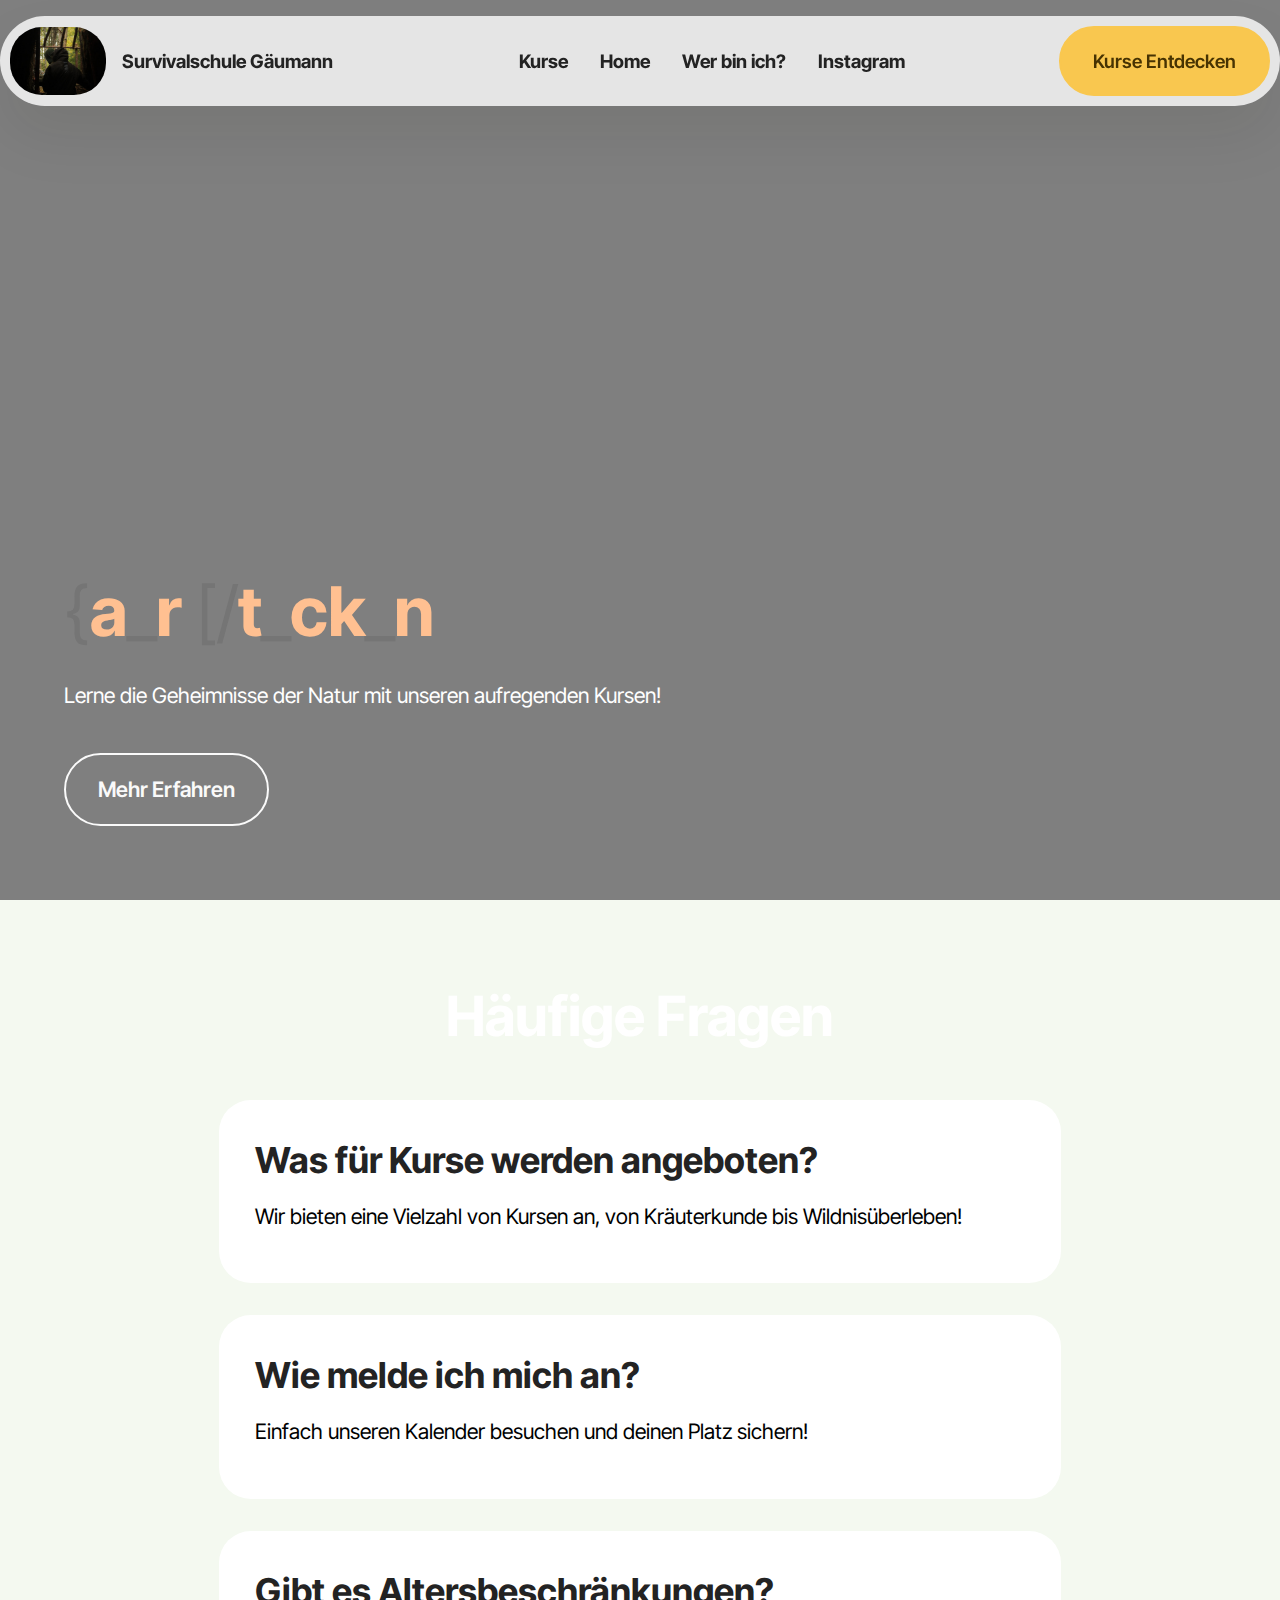
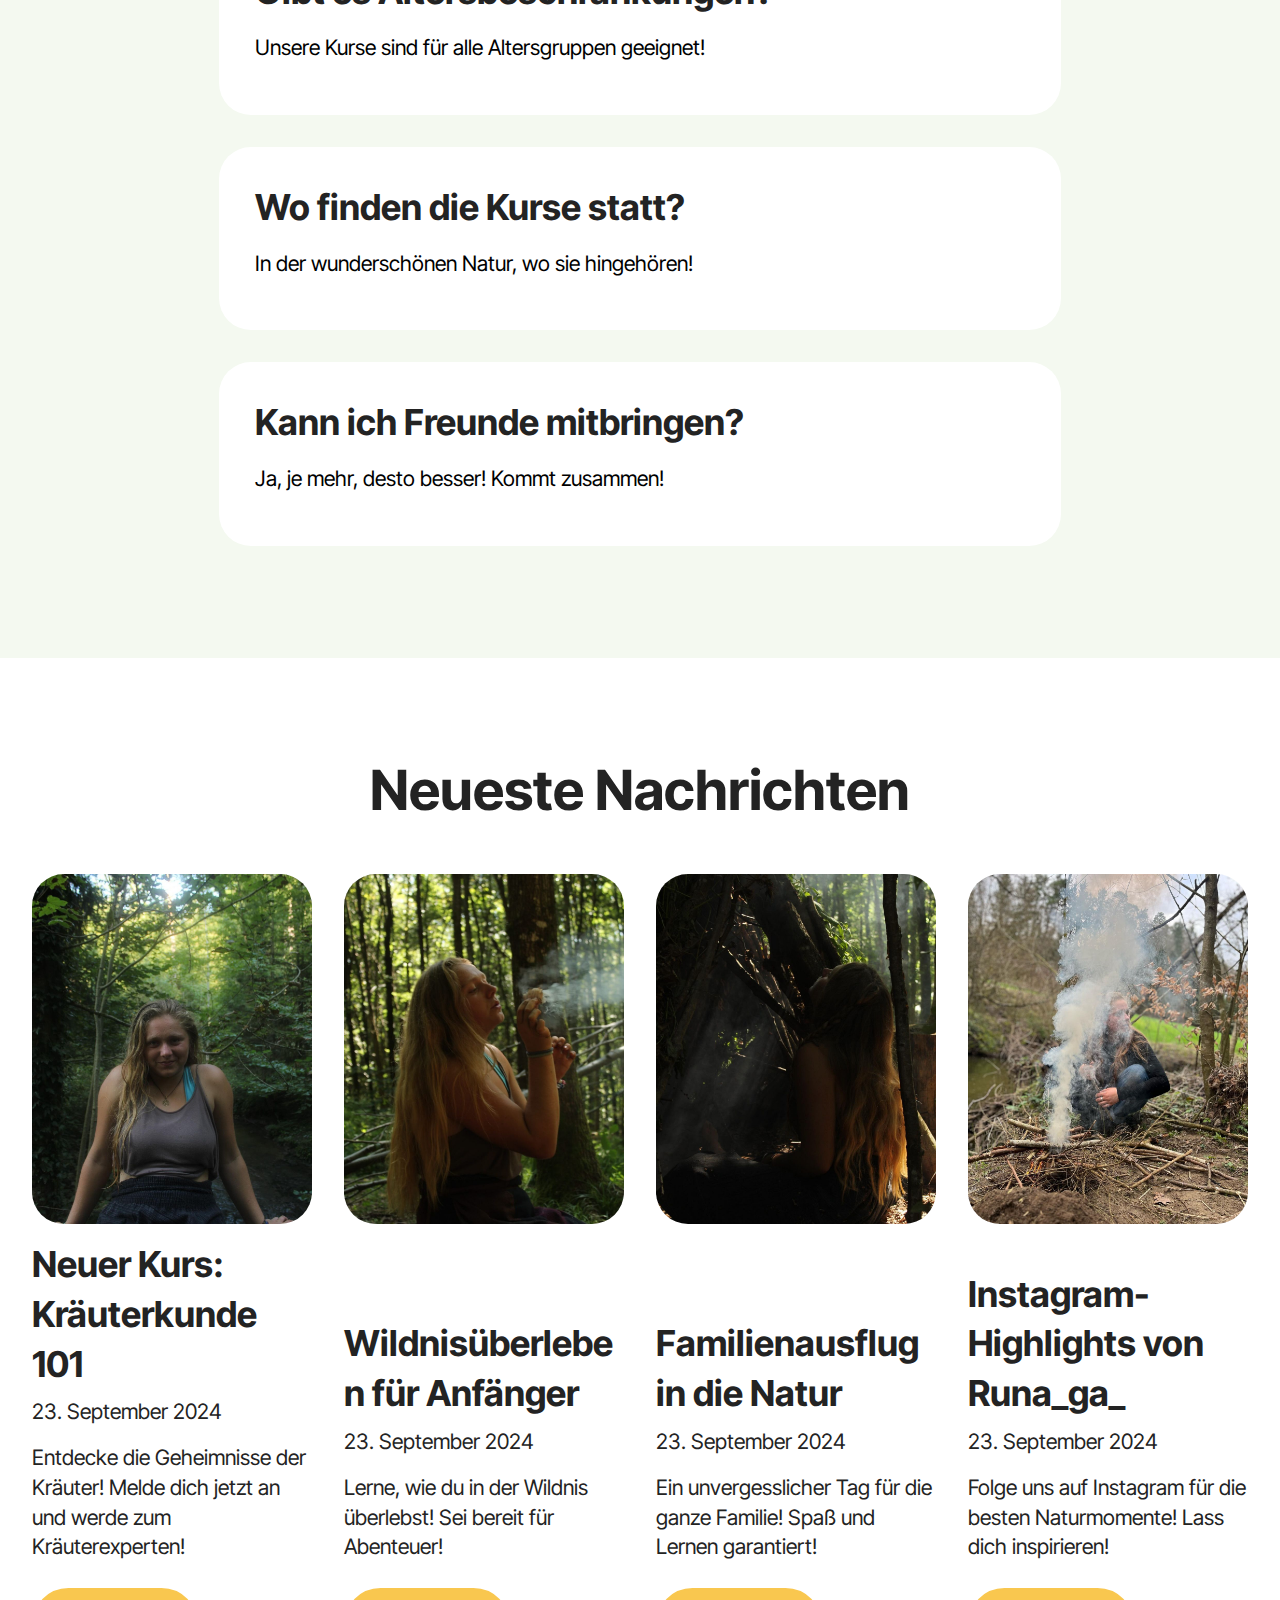
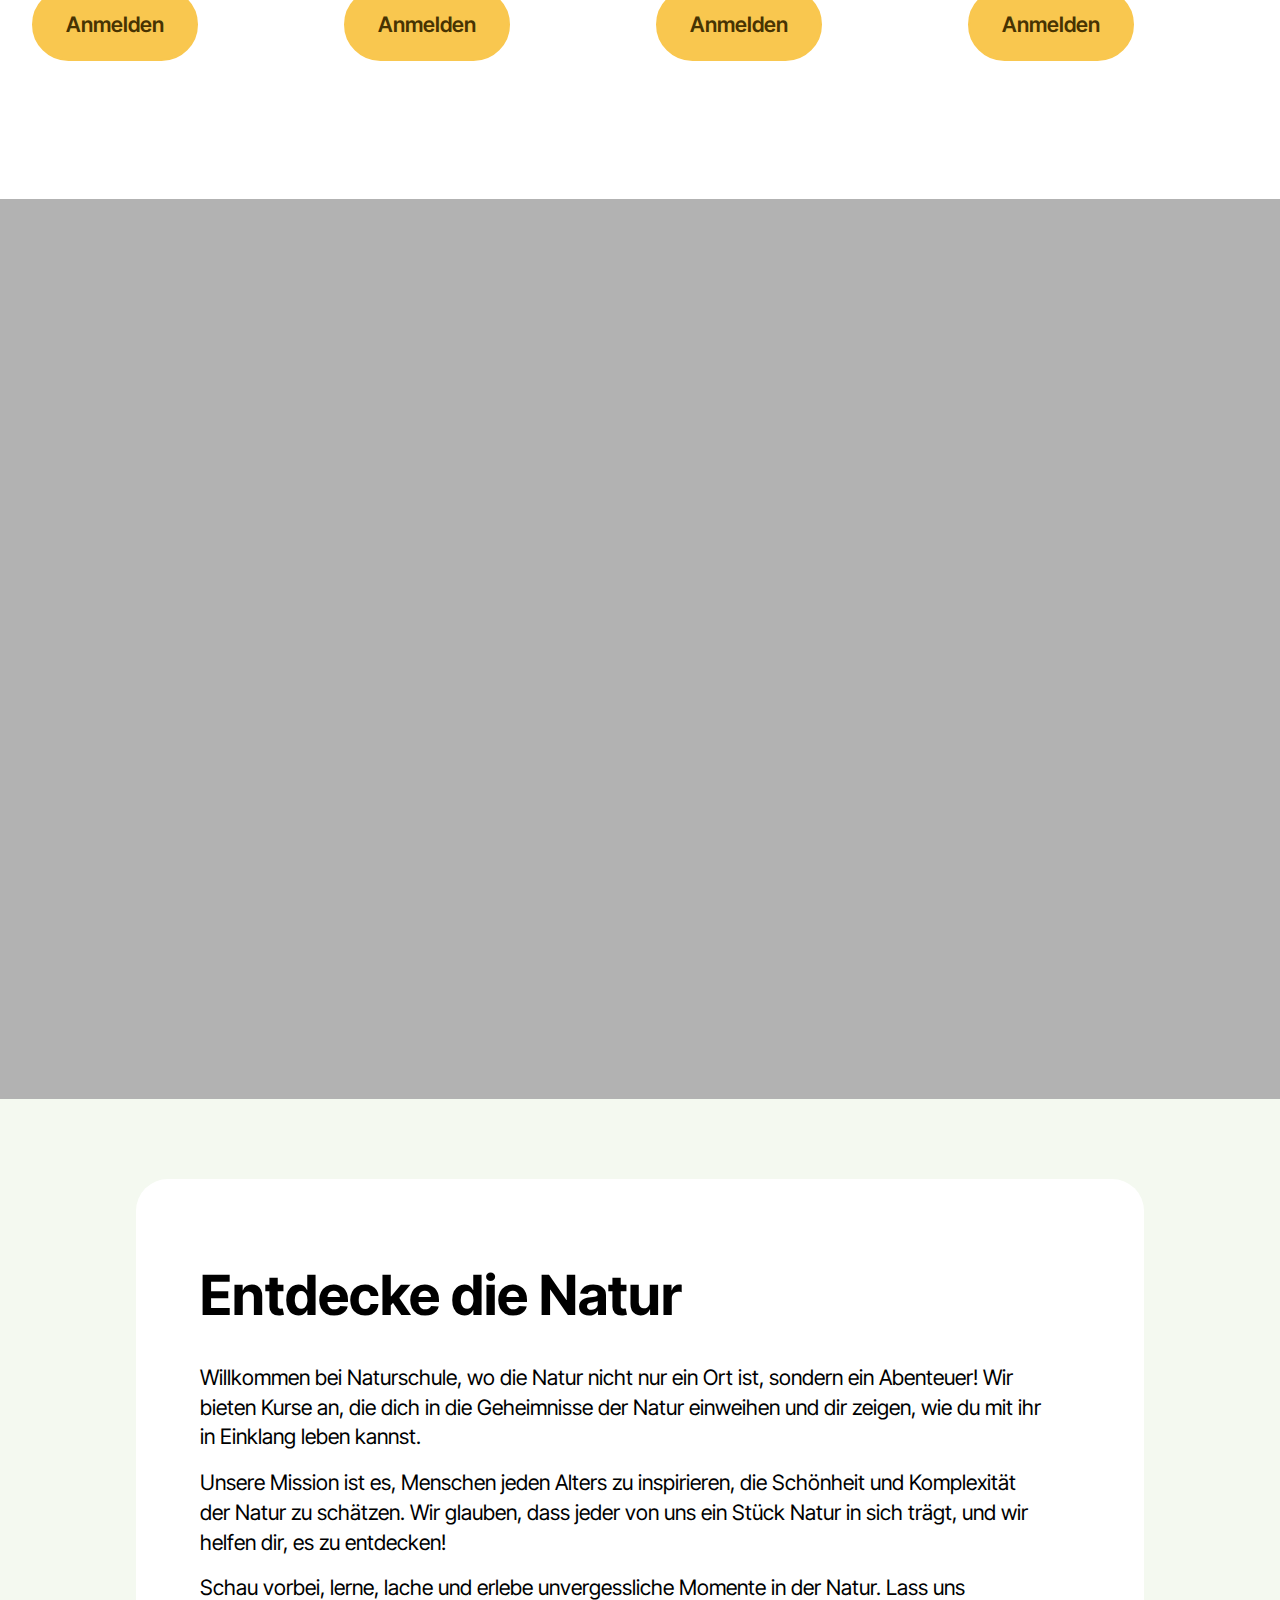
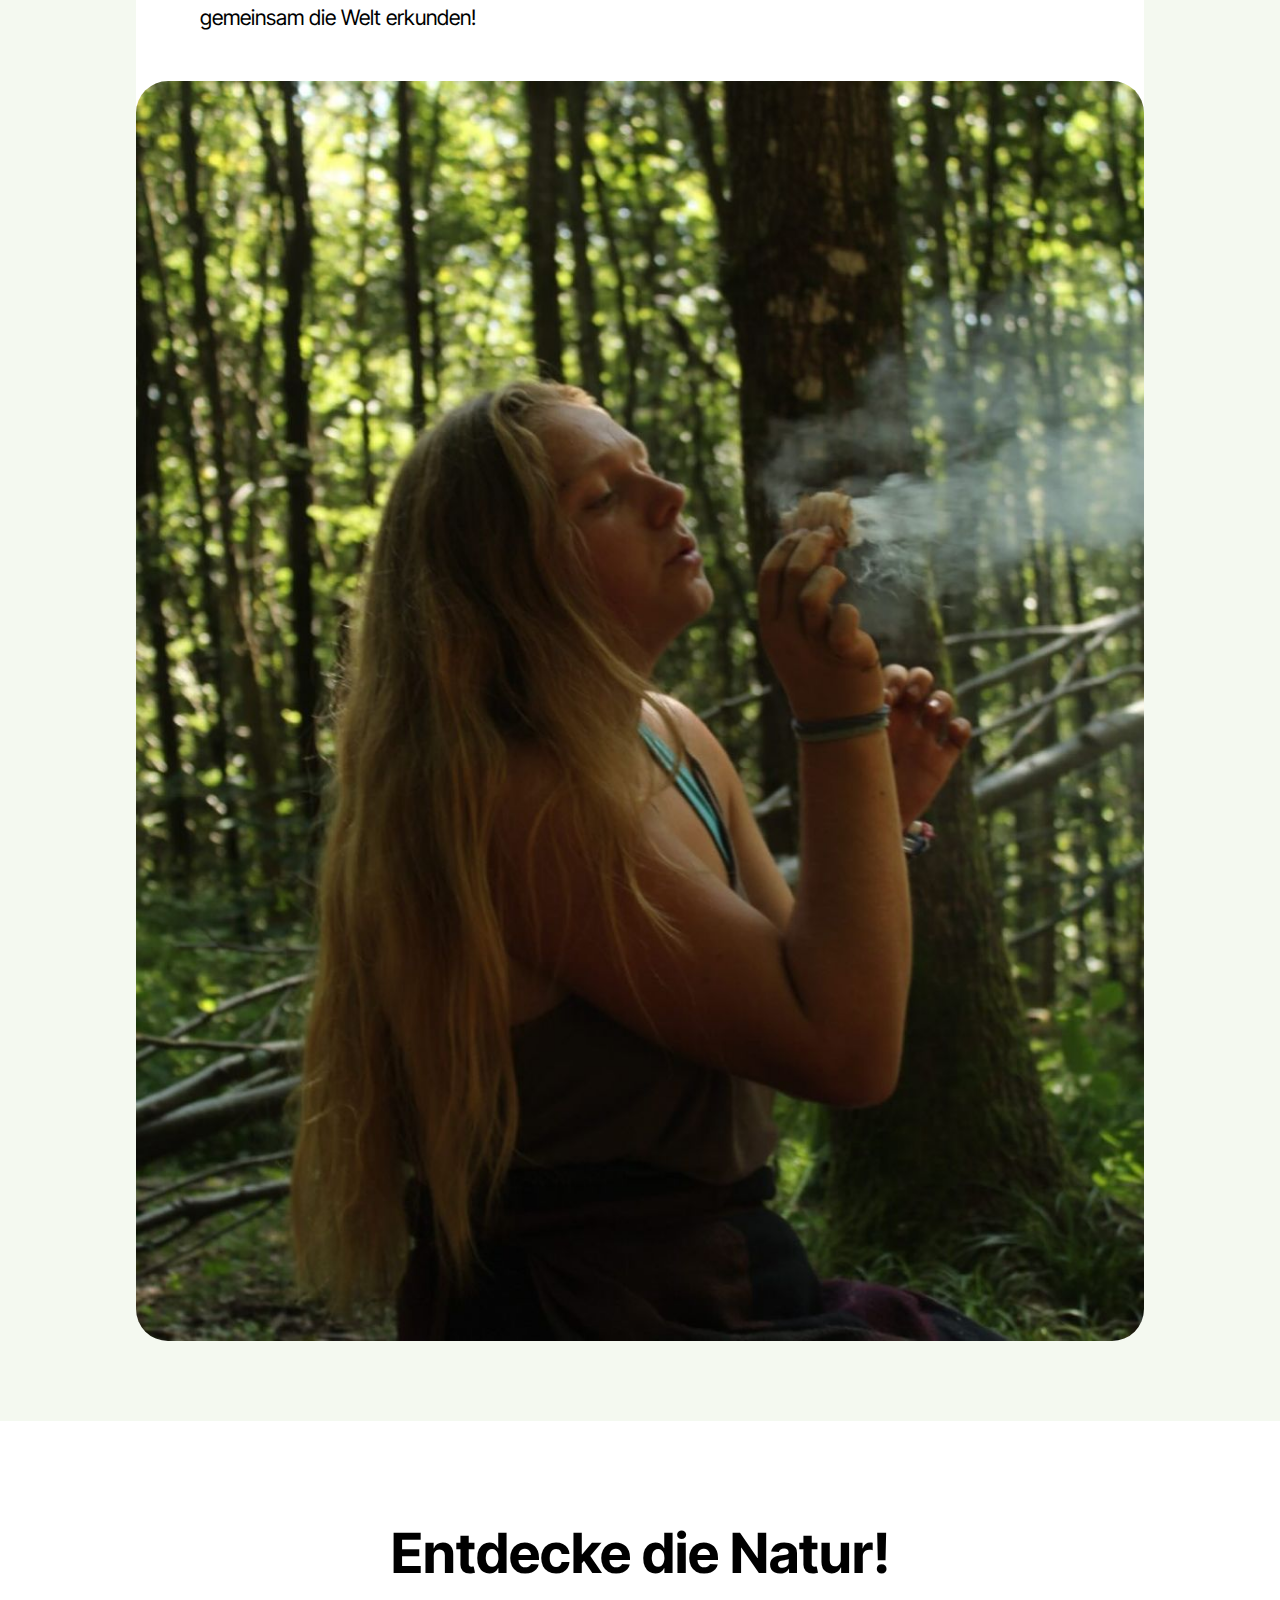
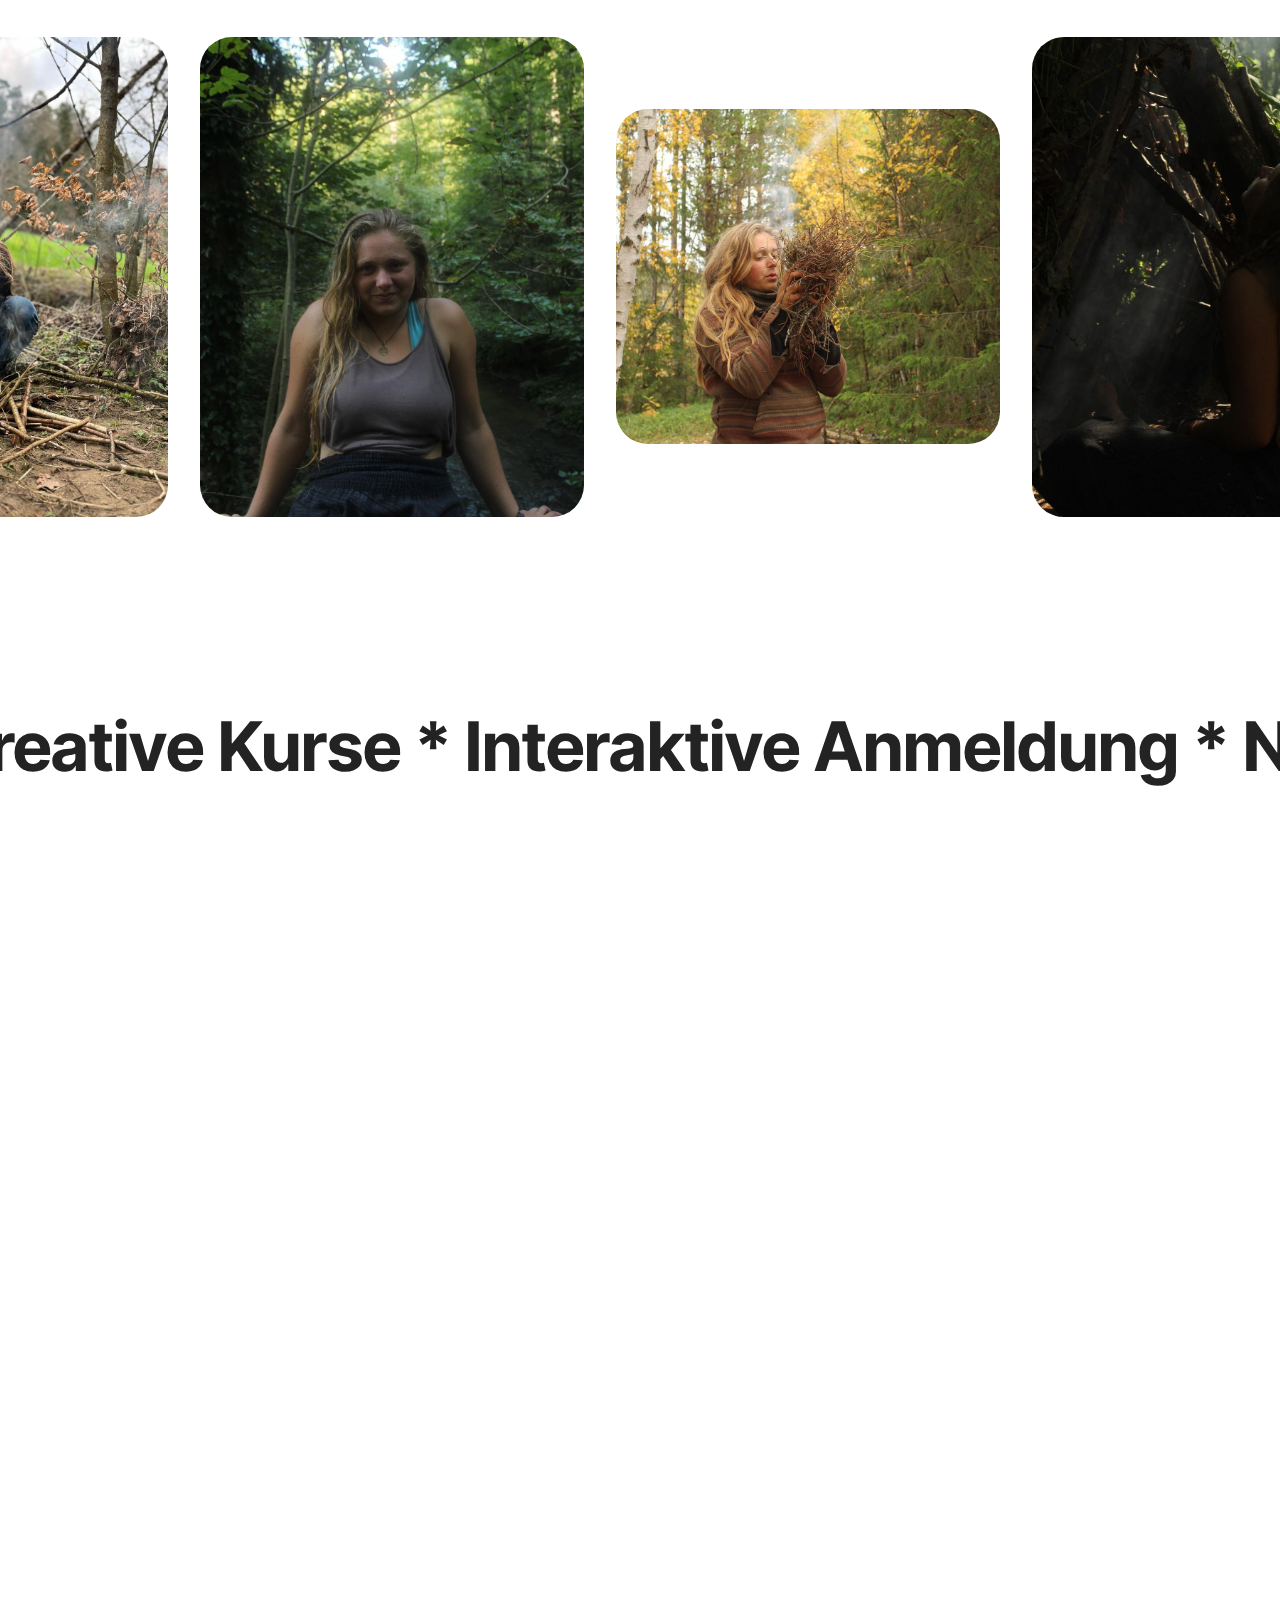
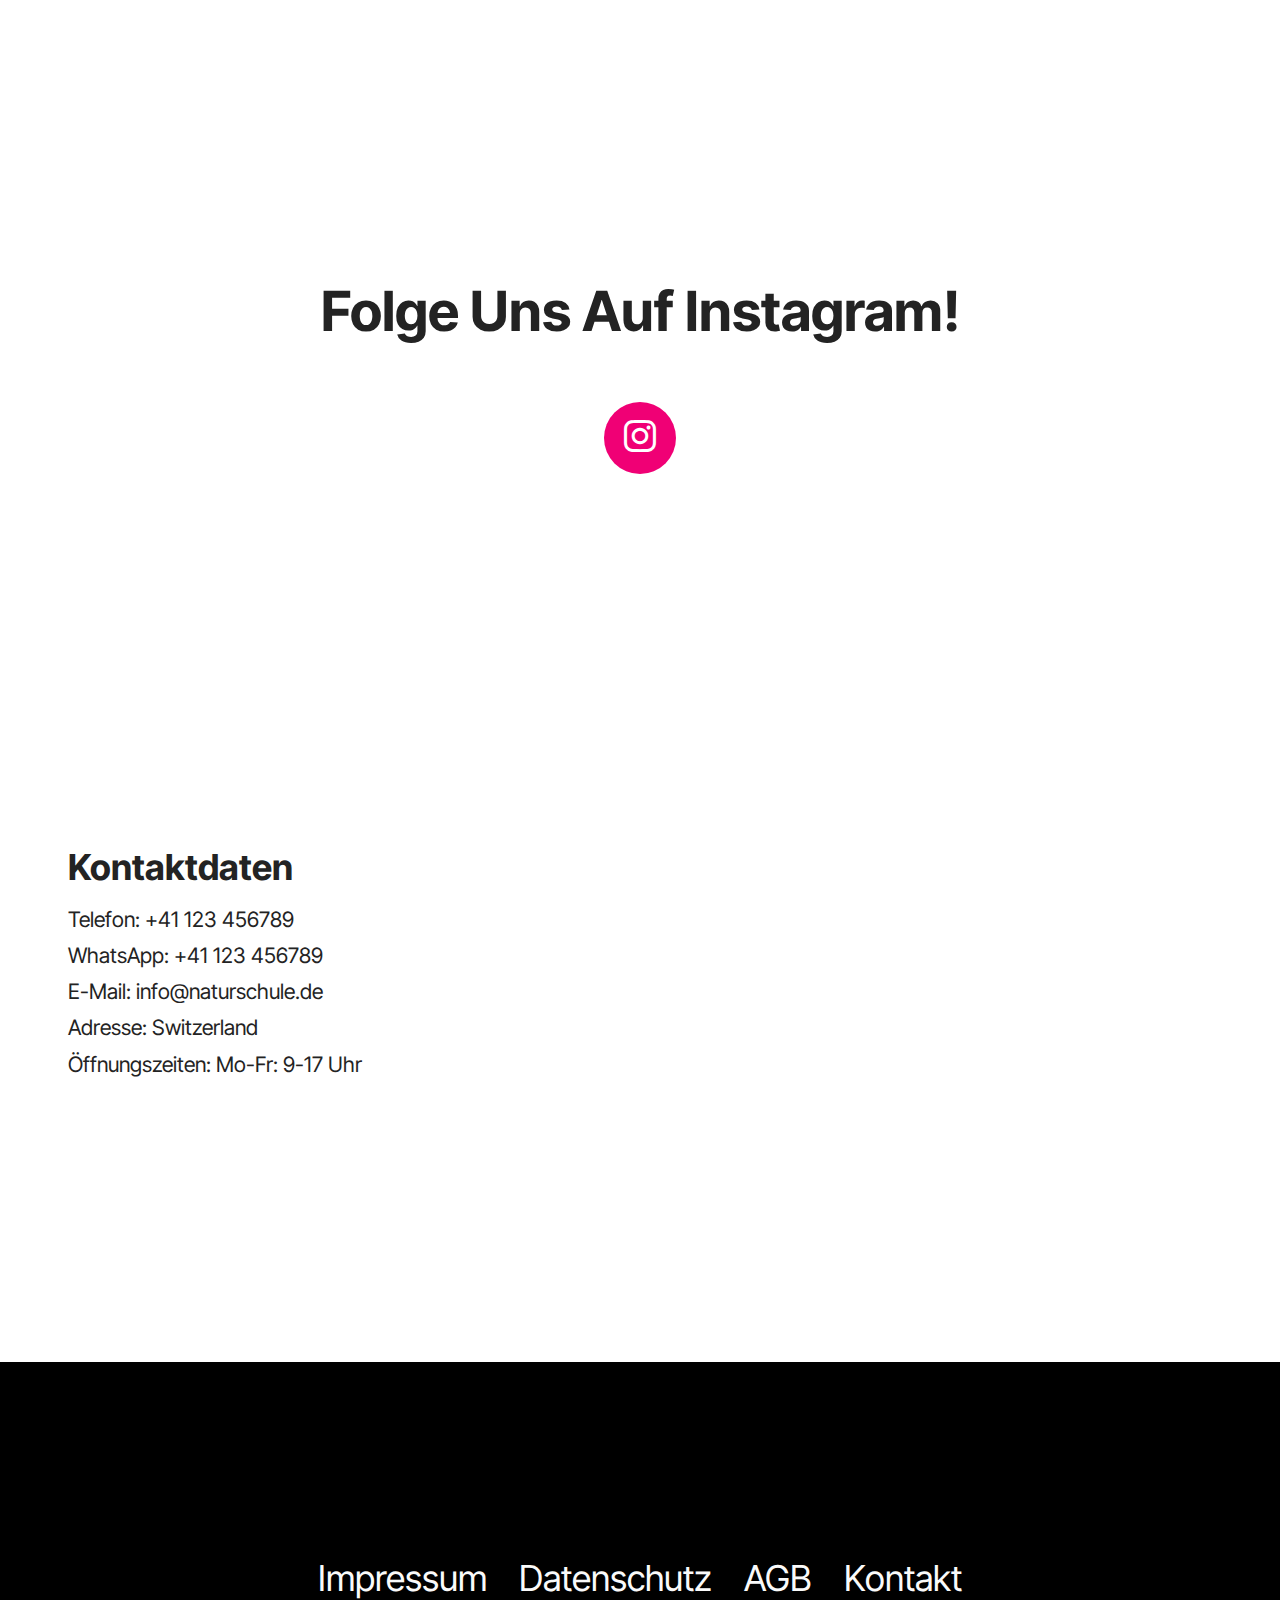
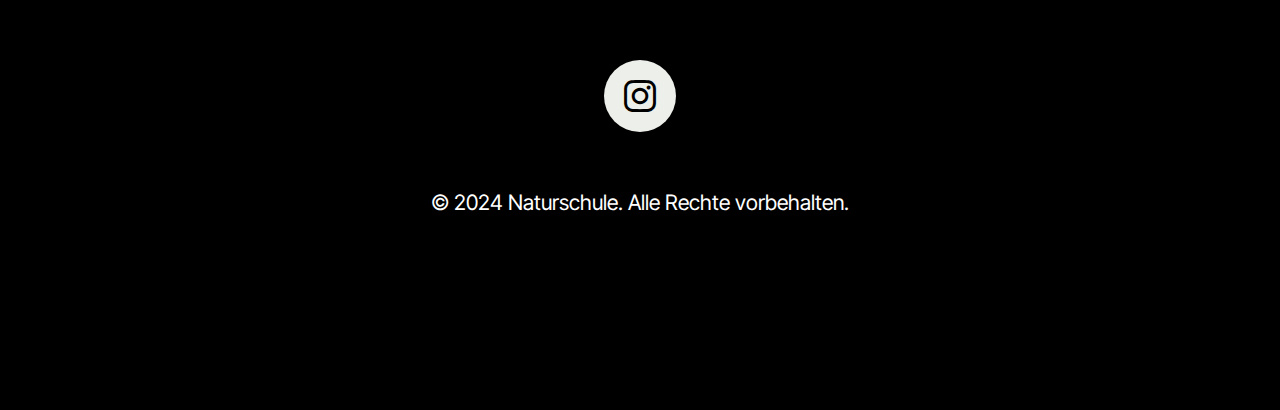
<file: Survivalschule/Code/index.html>
<!DOCTYPE html>
<html>
   <head>
      <meta charset="UTF-8">
      <meta http-equiv="X-UA-Compatible" content="IE=edge">
      <meta name="generator" content=" v5.9.13, a..com">
      <meta name="viewport" content="width=device-width, initial-scale=1, minimum-scale=1">
      <link rel="stylesheet" href="./styles.css">
      <link rel="shortcut icon" href="../Bilder/Website_Runa1.jpg" type="image/x-icon">
      <meta name="description" content="Entdecken Sie die faszinierende Welt der Natur mit unseren Kursen. Melden Sie sich über unseren Kalender an und folgen Sie uns auf Instagram für inspirierende Inhalte.">
      <title>Natur Kurse Anmeldung</title>
      <link rel="preload" href="https://fonts.googleapis.com/css2?family=Inter+Tight:wght@400;700&display=swap&display=swap" as="style" onload="this.onload=null;this.rel='stylesheet'">
      <noscript>
         <link rel="stylesheet" href="https://fonts.googleapis.com/css2?family=Inter+Tight:wght@400;700&display=swap&display=swap">
      </noscript>
   </head>
   <body>
      <section class="loadingScreen">
         <div class="stage">
            <div class="campfire">
               <div class="sparks">
                  <div class="spark"></div>
                  <div class="spark"></div>
                  <div class="spark"></div>
                  <div class="spark"></div>
                  <div class="spark"></div>
                  <div class="spark"></div>
                  <div class="spark"></div>
                  <div class="spark"></div>
               </div>
               <div class="logs">
                  <div class="log">
                     <div class="streak"></div>
                     <div class="streak"></div>
                     <div class="streak"></div>
                     <div class="streak"></div>
                     <div class="streak"></div>
                     <div class="streak"></div>
                     <div class="streak"></div>
                     <div class="streak"></div>
                     <div class="streak"></div>
                     <div class="streak"></div>
                  </div>
                  <div class="log">
                     <div class="streak"></div>
                     <div class="streak"></div>
                     <div class="streak"></div>
                     <div class="streak"></div>
                     <div class="streak"></div>
                     <div class="streak"></div>
                     <div class="streak"></div>
                     <div class="streak"></div>
                     <div class="streak"></div>
                     <div class="streak"></div>
                  </div>
                  <div class="log">
                     <div class="streak"></div>
                     <div class="streak"></div>
                     <div class="streak"></div>
                     <div class="streak"></div>
                     <div class="streak"></div>
                     <div class="streak"></div>
                     <div class="streak"></div>
                     <div class="streak"></div>
                     <div class="streak"></div>
                     <div class="streak"></div>
                  </div>
                  <div class="log">
                     <div class="streak"></div>
                     <div class="streak"></div>
                     <div class="streak"></div>
                     <div class="streak"></div>
                     <div class="streak"></div>
                     <div class="streak"></div>
                     <div class="streak"></div>
                     <div class="streak"></div>
                     <div class="streak"></div>
                     <div class="streak"></div>
                  </div>
                  <div class="log">
                     <div class="streak"></div>
                     <div class="streak"></div>
                     <div class="streak"></div>
                     <div class="streak"></div>
                     <div class="streak"></div>
                     <div class="streak"></div>
                     <div class="streak"></div>
                     <div class="streak"></div>
                     <div class="streak"></div>
                     <div class="streak"></div>
                  </div>
                  <div class="log">
                     <div class="streak"></div>
                     <div class="streak"></div>
                     <div class="streak"></div>
                     <div class="streak"></div>
                     <div class="streak"></div>
                     <div class="streak"></div>
                     <div class="streak"></div>
                     <div class="streak"></div>
                     <div class="streak"></div>
                     <div class="streak"></div>
                  </div>
                  <div class="log">
                     <div class="streak"></div>
                     <div class="streak"></div>
                     <div class="streak"></div>
                     <div class="streak"></div>
                     <div class="streak"></div>
                     <div class="streak"></div>
                     <div class="streak"></div>
                     <div class="streak"></div>
                     <div class="streak"></div>
                     <div class="streak"></div>
                  </div>
               </div>
               <div class="sticks">
                  <div class="stick"></div>
                  <div class="stick"></div>
                  <div class="stick"></div>
                  <div class="stick"></div>
               </div>
               <div class="fire">
                  <div class="fire__red">
                     <div class="flame"></div>
                     <div class="flame"></div>
                     <div class="flame"></div>
                     <div class="flame"></div>
                     <div class="flame"></div>
                     <div class="flame"></div>
                     <div class="flame"></div>
                  </div>
                  <div class="fire__orange">
                     <div class="flame"></div>
                     <div class="flame"></div>
                     <div class="flame"></div>
                     <div class="flame"></div>
                     <div class="flame"></div>
                     <div class="flame"></div>
                     <div class="flame"></div>
                  </div>
                  <div class="fire__yellow">
                     <div class="flame"></div>
                     <div class="flame"></div>
                     <div class="flame"></div>
                     <div class="flame"></div>
                     <div class="flame"></div>
                  </div>
                  <div class="fire__white">
                     <div class="flame"></div>
                     <div class="flame"></div>
                     <div class="flame"></div>
                     <div class="flame"></div>
                     <div class="flame"></div>
                     <div class="flame"></div>
                     <div class="flame"></div>
                  </div>
               </div>
            </div>
         </div>
         <div class=" text1" ></div>
      </section>
      <section data-bs-version="5.1" class="menu menu2 cid-upeaJhN6hP" once="menu" id="menu-5-upeaJhN6hP">
         <nav class="navbar navbar-dropdown navbar-fixed-top navbar-expand-lg ">
            <div class="container">
               <div class="navbar-brand">
                  <span class="navbar-logo">
                  <a href="./index.html">
                  <img src="../Bilder/Website_Runa1.jpg" alt="" style="height: 4.3rem;">
                  </a>
                  </span>
                  <span class="navbar-caption-wrap">
                  <a class="navbar-caption text-black display-4" href="./index.html">Survivalschule Gäumann</a>
                  </span>
               </div>
               <button class="navbar-toggler" type="button" data-toggle="collapse" data-bs-toggle="collapse" data-target="#navbarSupportedContent" data-bs-target="#navbarSupportedContent" aria-controls="navbarNavAltMarkup" aria-expanded="false" aria-label="Toggle navigation">
                  <div class="hamburger">
                     <span></span>
                     <span></span>
                     <span></span>
                     <span></span>
                  </div>
               </button>
               <div class="collapse navbar-collapse" id="navbarSupportedContent">
                  <ul class="navbar-nav nav-dropdown" data-app-modern-menu="true">
                     <li class="nav-item">
                        <a class="nav-link link text-black display-4" href="./KurseEntdecken.html"><b>Kurse</b></a>
                     </li>
                     <li class="nav-item">
                        <a class="nav-link link text-black display-4" href="./index.html" aria-expanded="false"><b>Home</b></a>
                     </li>
                     <li class="nav-item">
                        <a class="nav-link link text-black display-4" href="./MehrErfahren.html" aria-expanded="false"><b>Wer bin ich?</b></a>
                     <li class="nav-item">
                        <a class="nav-link link text-black display-4" href="https://www.instagram.com/runa_ga_/?hl=en"><b>Instagram</b></a>
                     </li>
                  </ul>
                  <div class="navbar-buttons mbr-section-btn">
                     <a class="btn btn-primary display-4" href="./KurseEntdecken.html">Kurse Entdecken</a>
                  </div>
               </div>
            </div>
         </nav>
      </section>
      <section data-bs-version="5.1" class="header18 cid-upeaJhOVJD mbr-fullscreen" data-bg-video="https://youtube.com/shorts/qOJnLB4aGjA?feature=share" id="hero-15-upeaJhOVJD">
         <div class="mbr-overlay" style="opacity: 0.5; background-color: rgb(0, 0, 0);"></div>
         <div class="container-fluid">
            <div class="row">
               <div class="content-wrap col-12 col-md-12">
                  <h1 class="mbr-section-title mbr-fonts-style mbr-white mb-4 display-1">
                     <strong>
                        <div class="text2"></div>
                     </strong>
                  </h1>
                  <p class="mbr-fonts-style mbr-text mbr-white mb-4 display-7">Lerne die Geheimnisse der Natur mit unseren aufregenden Kursen!</p>
                  <div class="mbr-section-btn">
                     <a class="btn btn-white-outline display-7" href="./MehrErfahren.html">Mehr Erfahren</a>
                  </div>
               </div>
            </div>
         </div>
      </section>
      <section data-bs-version="5.1" class="list05 cid-upeaJhP621" id="faq-3-upeaJhP621">
         <div class="container">
            <div class="col-12 mb-5 content-head">
               <h3 class="mbr-section-title mbr-fonts-style align-center mb-0 display-2">
                  <div class="weiss">
                     <strong>Häufige Fragen</strong>
               </h3>
               </div>
            </div>
            <div class="row justify-content-center ">
               <div class="col-12 col-lg-8">
                  <div class="item features-without-image col-12 active">
                     <div class="hoverallgemein">
                        <div class="item-wrapper">
                           <h5 class="mbr-card-title mbr-fonts-style mt-0 mb-3 display-5">
                              <strong>Was für Kurse werden angeboten?</strong>
                           </h5>
                           <p class="mbr-text mbr-fonts-style mt-0 mb-3 display-7">Wir bieten eine Vielzahl von Kursen an, von Kräuterkunde bis Wildnisüberleben!</p>
                        </div>
                     </div>
                  </div>
                  <div class="item features-without-image col-12">
                     <div class="hoverallgemein">
                        <div class="item-wrapper">
                           <h5 class="mbr-card-title mbr-fonts-style mt-0 mb-3 display-5">
                              <strong>Wie melde ich mich an?</strong>
                           </h5>
                           <p class="mbr-text mbr-fonts-style mt-0 mb-3 display-7">Einfach unseren Kalender besuchen und deinen Platz sichern!</p>
                        </div>
                     </div>
                  </div>
                  <div class="item features-without-image col-12">
                     <div class="hoverallgemein">
                        <div class="item-wrapper">
                           <h5 class="mbr-card-title mbr-fonts-style mt-0 mb-3 display-5">
                              <strong>Gibt es Altersbeschränkungen?</strong>
                           </h5>
                           <p class="mbr-text mbr-fonts-style mt-0 mb-3 display-7">Unsere Kurse sind für alle Altersgruppen geeignet!</p>
                        </div>
                     </div>
                  </div>
                  <div class="item features-without-image col-12">
                     <div class="hoverallgemein">
                        <div class="item-wrapper">
                           <h5 class="mbr-card-title mbr-fonts-style mt-0 mb-3 display-5">
                              <strong>Wo finden die Kurse statt?</strong>
                           </h5>
                           <p class="mbr-text mbr-fonts-style mt-0 mb-3 display-7">In der wunderschönen Natur, wo sie hingehören!</p>
                        </div>
                     </div>
                  </div>
                  <div class="item features-without-image col-12">
                     <div class="hoverallgemein">
                        <div class="item-wrapper">
                           <h5 class="mbr-card-title mbr-fonts-style mt-0 mb-3 display-5">
                              <strong>Kann ich Freunde mitbringen?</strong>
                           </h5>
                           <p class="mbr-text mbr-fonts-style mt-0 mb-3 display-7">Ja, je mehr, desto besser! Kommt zusammen!</p>
                        </div>
                     </div>
                  </div>
               </div>
            </div>
         </div>
      </section>
      <section data-bs-version="5.1" class="features03 cid-upeaJhP8Wk" id="news-1-upeaJhP8Wk">
         <div class="container-fluid">
            <div class="row justify-content-center mb-5">
               <div class="col-12 content-head">
                  <div class="mbr-section-head">
                     <h4 class="mbr-section-title mbr-fonts-style align-center mb-0 display-2">
                        <strong>Neueste Nachrichten</strong>
                     </h4>
                  </div>
               </div>
            </div>
            <div class="row">
               <div class="item features-image col-12 col-md-6 col-lg-3 active">
                  <div class="item-wrapper">
                     <div class="item-img mb-3">
                        <div class="hoverkursbild">
                           <img src="../Bilder/457868402_1837470206662114_2469211535052402496_n.jpg" alt="  " title="">
                        </div>
                     </div>
                     <div class="item-content align-left">
                        <h5 class="item-title mbr-fonts-style mt-0 mb-2 display-5">
                           <strong>Neuer Kurs: Kräuterkunde 101</strong>
                        </h5>
                        <p class="mbr-text mbr-fonts-style mb-3 display-7">23. September 2024</p>
                        <p class="mbr-text mbr-fonts-style mb-3 display-7">Entdecke die Geheimnisse der Kräuter! Melde dich jetzt an und werde zum Kräuterexperten!</p>
                        <div class="mbr-section-btn item-footer">
                           <a href="" class="btn item-btn btn-primary display-7">Anmelden</a>
                        </div>
                     </div>
                  </div>
               </div>
               <div class="item features-image col-12 col-md-6 col-lg-3">
                  <div class="item-wrapper">
                     <div class="item-img mb-3">
                        <div class="hoverkursbild">
                           <img src="../Bilder/457485098_1660797354700632_4095953736531845499_n.jpg" alt="  " title="" data-slide-to="1" data-bs-slide-to="1">
                        </div>
                     </div>
                     <div class="item-content align-left">
                        <h5 class="item-title mbr-fonts-style mb-2 mt-0 display-5">
                           <strong>Wildnisüberleben für Anfänger</strong>
                        </h5>
                        <p class="mbr-text mbr-fonts-style mb-3 display-7">23. September 2024</p>
                        <p class="mbr-text mbr-fonts-style mb-3 display-7">Lerne, wie du in der Wildnis überlebst! Sei bereit für Abenteuer!</p>
                        <div class="mbr-section-btn item-footer">
                           <a href="" class="btn item-btn btn-primary display-7">Anmelden</a>
                        </div>
                     </div>
                  </div>
               </div>
               <div class="item features-image col-12 col-md-6 col-lg-3">
                  <div class="item-wrapper">
                     <div class="item-img mb-3">
                        <div class="hoverkursbild">
                           <img src="../Bilder/456610514_1568797040702637_4551480990098341445_n.jpg" alt="  " title="" data-slide-to="2" data-bs-slide-to="2">
                        </div>
                     </div>
                     <div class="item-content align-left">
                        <h5 class="item-title mbr-fonts-style mb-2 mt-0 display-5">
                           <strong>Familienausflug in die Natur</strong>
                        </h5>
                        <p class="mbr-text mbr-fonts-style mb-3 display-7">23. September 2024</p>
                        <p class="mbr-text mbr-fonts-style mb-3 display-7">Ein unvergesslicher Tag für die ganze Familie! Spaß und Lernen garantiert!</p>
                        <div class="mbr-section-btn item-footer">
                           <a href="" class="btn item-btn btn-primary display-7">Anmelden</a>
                        </div>
                     </div>
                  </div>
               </div>
               <div class="item features-image col-12 col-md-6 col-lg-3">
                  <div class="item-wrapper">
                     <div class="item-img mb-3">
                        <div class="hoverkursbild">
                           <img src="../Bilder/434118161_774661987932896_3839576354432423240_n.jpg" alt="  " title="" data-slide-to="2" data-bs-slide-to="2">
                        </div>
                     </div>
                     <div class="item-content align-left">
                        <h5 class="item-title mbr-fonts-style mb-2 mt-0 display-5">
                           <strong>Instagram-Highlights von Runa_ga_</strong>
                        </h5>
                        <p class="mbr-text mbr-fonts-style mb-3 display-7">23. September 2024</p>
                        <p class="mbr-text mbr-fonts-style mb-3 display-7">Folge uns auf Instagram für die besten Naturmomente! Lass dich inspirieren!</p>
                        <div class="mbr-section-btn item-footer">
                           <a href="" class="btn item-btn btn-primary display-7">Anmelden</a>
                        </div>
                     </div>
                  </div>
               </div>
            </div>
         </div>
      </section>
      <section data-bs-version="5.1" class="header18 cid-upeaJhQ8R6 mbr-fullscreen" data-bg-video="https://youtube.com/shorts/xypPrBlGN00?feature=share" id="video-5-upeaJhQ8R6">
         <div class="mbr-overlay" style="opacity: 0.3; background-color: rgb(0, 0, 0);"></div>
         <div class="container-fluid">
            <div class="row">
            </div>
         </div>
      </section>
      <section data-bs-version="5.1" class="article9 cid-upeaJhQipF" id="about-us-9-upeaJhQipF">
         <div class="container">
            <div class="row justify-content-center">
               <div class="card col-md-12 col-lg-10">
                  <div class="card-wrapper">
                     <div class="card-content-text">
                        <h3 class="card-title mbr-fonts-style mbr-white mt-3 mb-4 display-2">
                           <strong>Entdecke die Natur</strong>
                        </h3>
                        <div class="row card-box align-left">
                           <div class="item features-without-image col-12">
                              <div class="item-wrapper">
                                 <p class="mbr-text mbr-fonts-style display-7">Willkommen bei Naturschule, wo die Natur nicht nur ein Ort ist, sondern ein Abenteuer! Wir bieten Kurse an, die dich in die Geheimnisse der Natur einweihen und dir zeigen, wie du mit ihr in Einklang leben kannst.</p>
                              </div>
                           </div>
                           <div class="item features-without-image col-12">
                              <div class="item-wrapper">
                                 <p class="mbr-text mbr-fonts-style display-7">Unsere Mission ist es, Menschen jeden Alters zu inspirieren, die Schönheit und Komplexität der Natur zu schätzen. Wir glauben, dass jeder von uns ein Stück Natur in sich trägt, und wir helfen dir, es zu entdecken!</p>
                              </div>
                           </div>
                           <div class="item features-without-image col-12">
                              <div class="item-wrapper">
                                 <p class="mbr-text mbr-fonts-style display-7">Schau vorbei, lerne, lache und erlebe unvergessliche Momente in der Natur. Lass uns gemeinsam die Welt erkunden!</p>
                              </div>
                           </div>
                        </div>
                     </div>
                     <div class="image-wrapper d-flex justify-content-center mt-3">
                        <img src="../Bilder/457485098_1660797354700632_4095953736531845499_n.jpg" alt="  ">
                     </div>
                  </div>
               </div>
            </div>
         </div>
      </section>
      <section data-bs-version="5.1" class="gallery07 cid-upeaJhTeOB" id="gallery-16-upeaJhTeOB">
         <div class="container-fluid gallery-wrapper">
            <div class="row justify-content-center">
               <div class="col-12 content-head">
                  <div class="mbr-section-head mb-5">
                     <h4 class="mbr-section-title mbr-fonts-style align-center mb-0 display-2">
                        <strong>Entdecke die Natur!</strong>
                     </h4>
                  </div>
               </div>
            </div>
            <div class="grid-container">
               <div class="grid-container-3 moving-left" style="transform: translate3d(-200px, 0px, 0px);">
                  <div class="grid-item">
                     <img src="../Bilder/434117460_937512560997910_6044785022831341250_n.jpg" alt="  ">
                  </div>
                  <div class="grid-item">
                     <img src="../Bilder/457868402_1837470206662114_2469211535052402496_n.jpg" alt="  ">
                  </div>
                  <div class="grid-item">
                     <img src="../Bilder/308312185_789473875841420_4634072185906863369_n.jpg" alt="  ">
                  </div>
                  <div class="grid-item">
                     <img src="../Bilder/456610514_1568797040702637_4551480990098341445_n.jpg" alt="  ">
                  </div>
               </div>
            </div>
         </div>
      </section>
      <section data-bs-version="5.1" class="gallery10 cid-upeaJhTmDJ" id="features-61-upeaJhTmDJ">
         <div class="container-fluid">
            <div class="loop-container">
               <div class="item display-1" data-linewords="Kreative Kurse * Interaktive Anmeldung * Natur erleben * Spaß garantiert * Lerne mit Freunden * Werde ein Naturprofi *" data-direction="-1" data-speed="0.05">☁️ Best offers ☁️ Free delivery ☁️ Perfect design ☁️ Comfort ☁️ Support 24/7 ☁️ Vibes</div>
               <div class="item display-1" data-linewords="Kreative Kurse * Interaktive Anmeldung * Natur erleben * Spaß garantiert * Lerne mit Freunden * Werde ein Naturprofi *" data-direction="-1" data-speed="0.05">☁️ Best offers ☁️ Free delivery ☁️ Perfect design ☁️ Comfort ☁️ Support 24/7 ☁️ Vibes</div>
            </div>
         </div>
      </section>
      <section data-bs-version="5.1" class="image02 cid-upeaJhUoHu mbr-fullscreen mbr-parallax-background" id="image-13-upeaJhUoHu">
         <div class="container">
            <div class="row"></div>
         </div>
      </section>
      <section data-bs-version="5.1" class="social4 cid-upeaJhUUmC" id="follow-us-1-upeaJhUUmC">
         <div class="container">
            <div class="media-container-row">
               <div class="col-12">
                  <h3 class="mbr-section-title align-center mb-5 mbr-fonts-style display-2">
                     <strong>Folge Uns Auf Instagram!</strong>
                  </h3>
                  <center>
                  <div class="hoverallgemein">
                     <a class="iconfont-wrapper bg-instagram m-2" href="https://mobiri.se" target="_blank">
                     <span class="socicon-instagram socicon"></span>
                     </a>
                  </div>
                  <center>
               </div>
            </div>
         </div>
      </section>
      <section data-bs-version="5.1" class="contacts4 map1 cid-upeaJhVmyT" id="contacts-3-upeaJhVmyT">
         <div class="main_wrapper">
            <div class="b_wrapper">
               <div class="container-fluid">
                  <div class="row justify-content-start">
                     <div class="col-md-5 col-lg-4 item-wrapper">
                        <h5 class="cardTitle mbr-fonts-style mb-2 display-5">
                           <strong>Kontaktdaten</strong>
                        </h5>
                        <ul class="list mbr-fonts-style display-7">
                           <li class="mbr-text item-wrap">
                              Telefon:                                
                              <a href="tel:+49 123 456789" class="text-black">+41 123 456789</a>
                           </li>
                           <li class="mbr-text item-wrap">WhatsApp: 
                              <a href="tel:+49 123 456789" class="text-black">+41 123 456789</a>
                           </li>
                           <li class="mbr-text item-wrap">                            
                              E-Mail:
                              <a href="mailto:info@naturschule.de" class="text-black">info@naturschule.de</a>                        
                           </li>
                           <li class="mbr-text item-wrap">                        
                              Adresse:
                              Switzerland
                           </li>
                           <li class="mbr-text item-wrap">
                              Öffnungszeiten:
                              Mo-Fr: 9-17 Uhr
                           </li>
                        </ul>
                     </div>
                  </div>
               </div>
            </div>
            <div class="google-map"><iframe frameborder="0" style="border:0" src="https://www.google.com/maps/embed?pb=!1m18!1m12!1m3!1d832.0519469604347!2d7.195467098950159!3d46.97059894583663!2m3!1f0!2f0!3f0!3m2!1i1024!2i768!4f13.1!3m3!1m2!1s0x478e140b7b36733f%3A0xf2645575c8828d3c!2sKreuzberg%206%2C%203210%20Kerzers!5e1!3m2!1sde!2sch!4v1727375630125!5m2!1sde!2sch" allowfullscreen=""></iframe></div>
         </div>
      </section>
      <section data-bs-version="5.1" class="footer3 cid-upeaJhVe6k" once="footers" id="footer-3-upeaJhVe6k">
      <section data-bs-version="5.1" class="footer3 cid-upeaJhVe6k" once="footers" id="footer-3-upeaJhVe6k">
         <div class="container">
            <div class="row">
               <div class="row-links">
                  <ul class="header-menu">
                     <li class="header-menu-item mbr-fonts-style display-5">
                        <a href="#" class="text-white">Impressum</a>
                     </li>
                     <li class="header-menu-item mbr-fonts-style display-5">
                        <a href="#" class="text-white">Datenschutz</a>
                     </li>
                     <li class="header-menu-item mbr-fonts-style display-5">
                        <a href="#" class="text-white">AGB</a>
                     </li>
                     <li class="header-menu-item mbr-fonts-style display-5">
                        <a href="#" class="text-white">Kontakt</a>
                     </li>
                  </ul>
               </div>
               <div class="col-12 mt-4">
                  <div class="social-row">
                     <div class="hoverallgemein">
                        <div class="soc-item">
                           <a href="" target="_blank">
                           <span class="mbr-iconfont socicon-instagram socicon"></span>
                           </a>
                        </div>
                     </div>
                  </div>
               </div>
               <div class="col-12 mt-5">
                  <p class="mbr-fonts-style copyright display-7">© 2024 Naturschule. Alle Rechte vorbehalten.</p>
               </div>
            </div>
         </div>
      </section>
      <script src="./Scripts.js"></script>
      </div>
   </body>
</html>
</file>
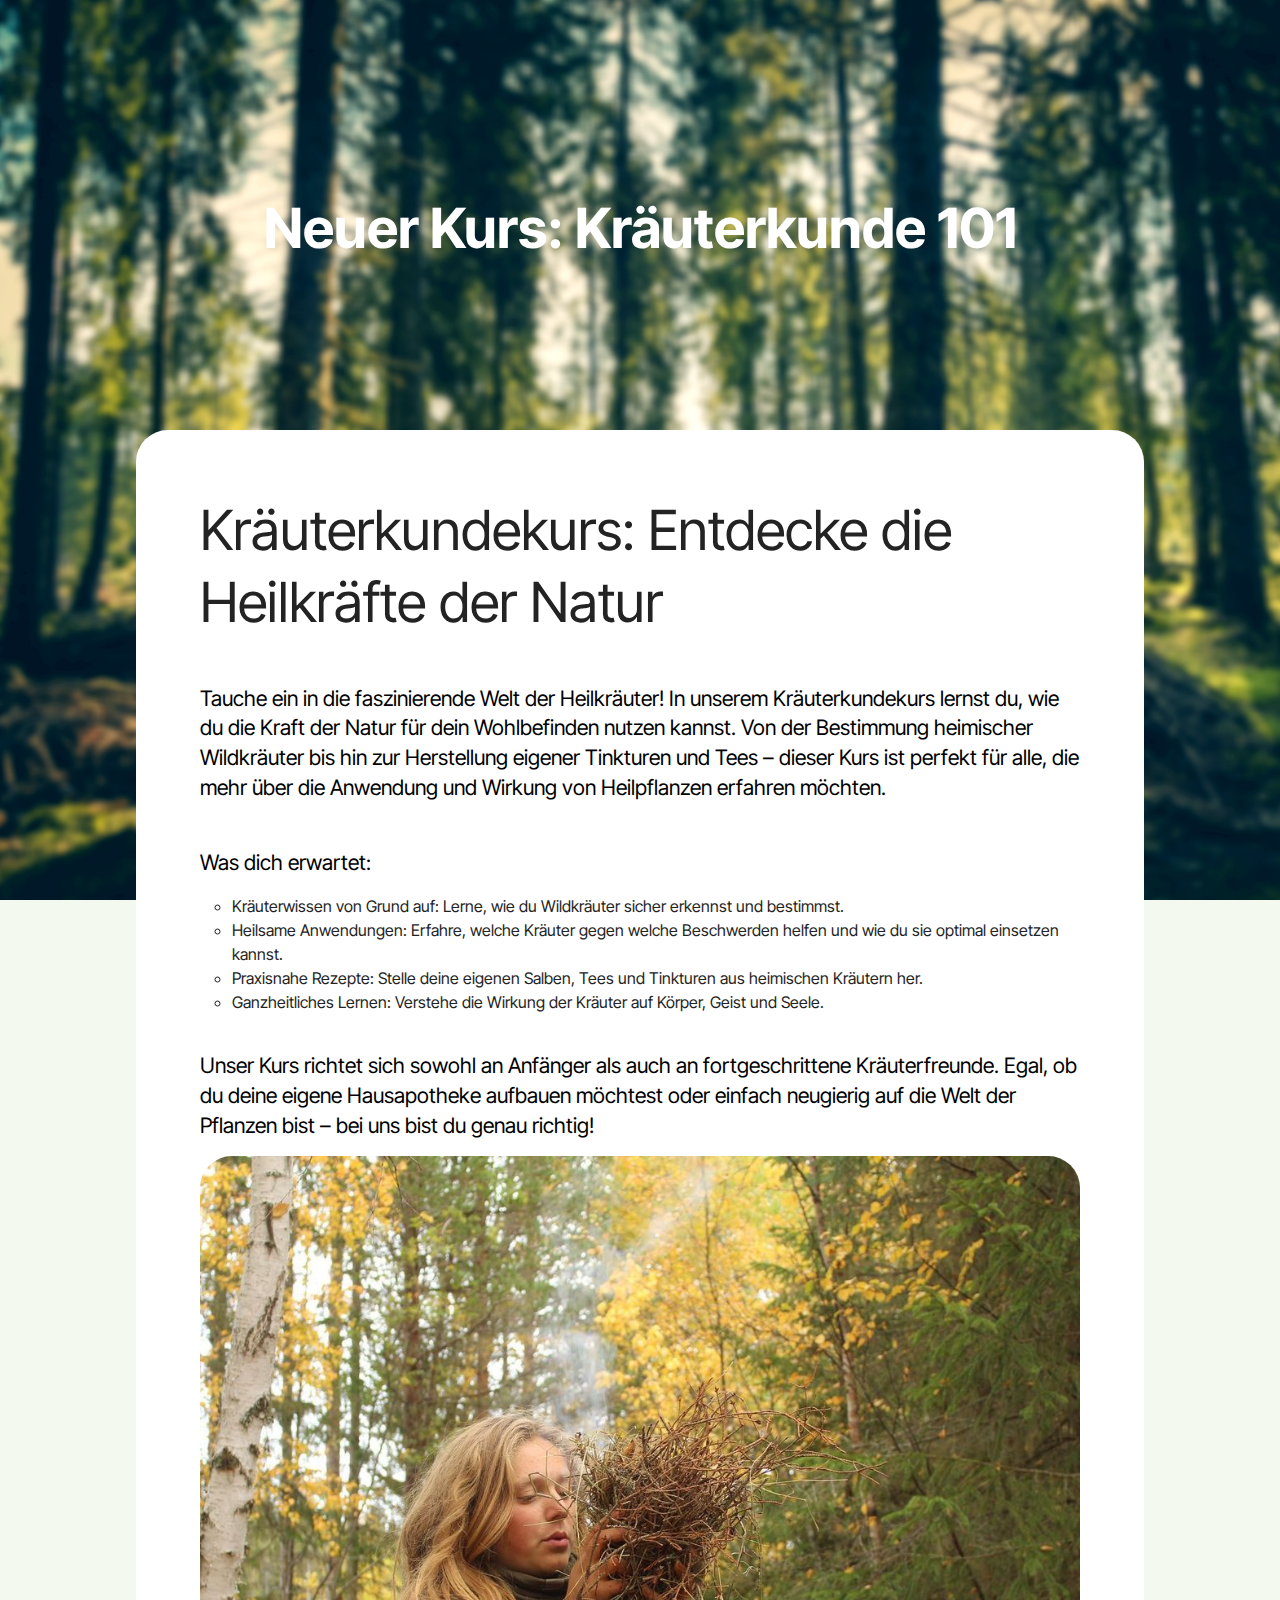
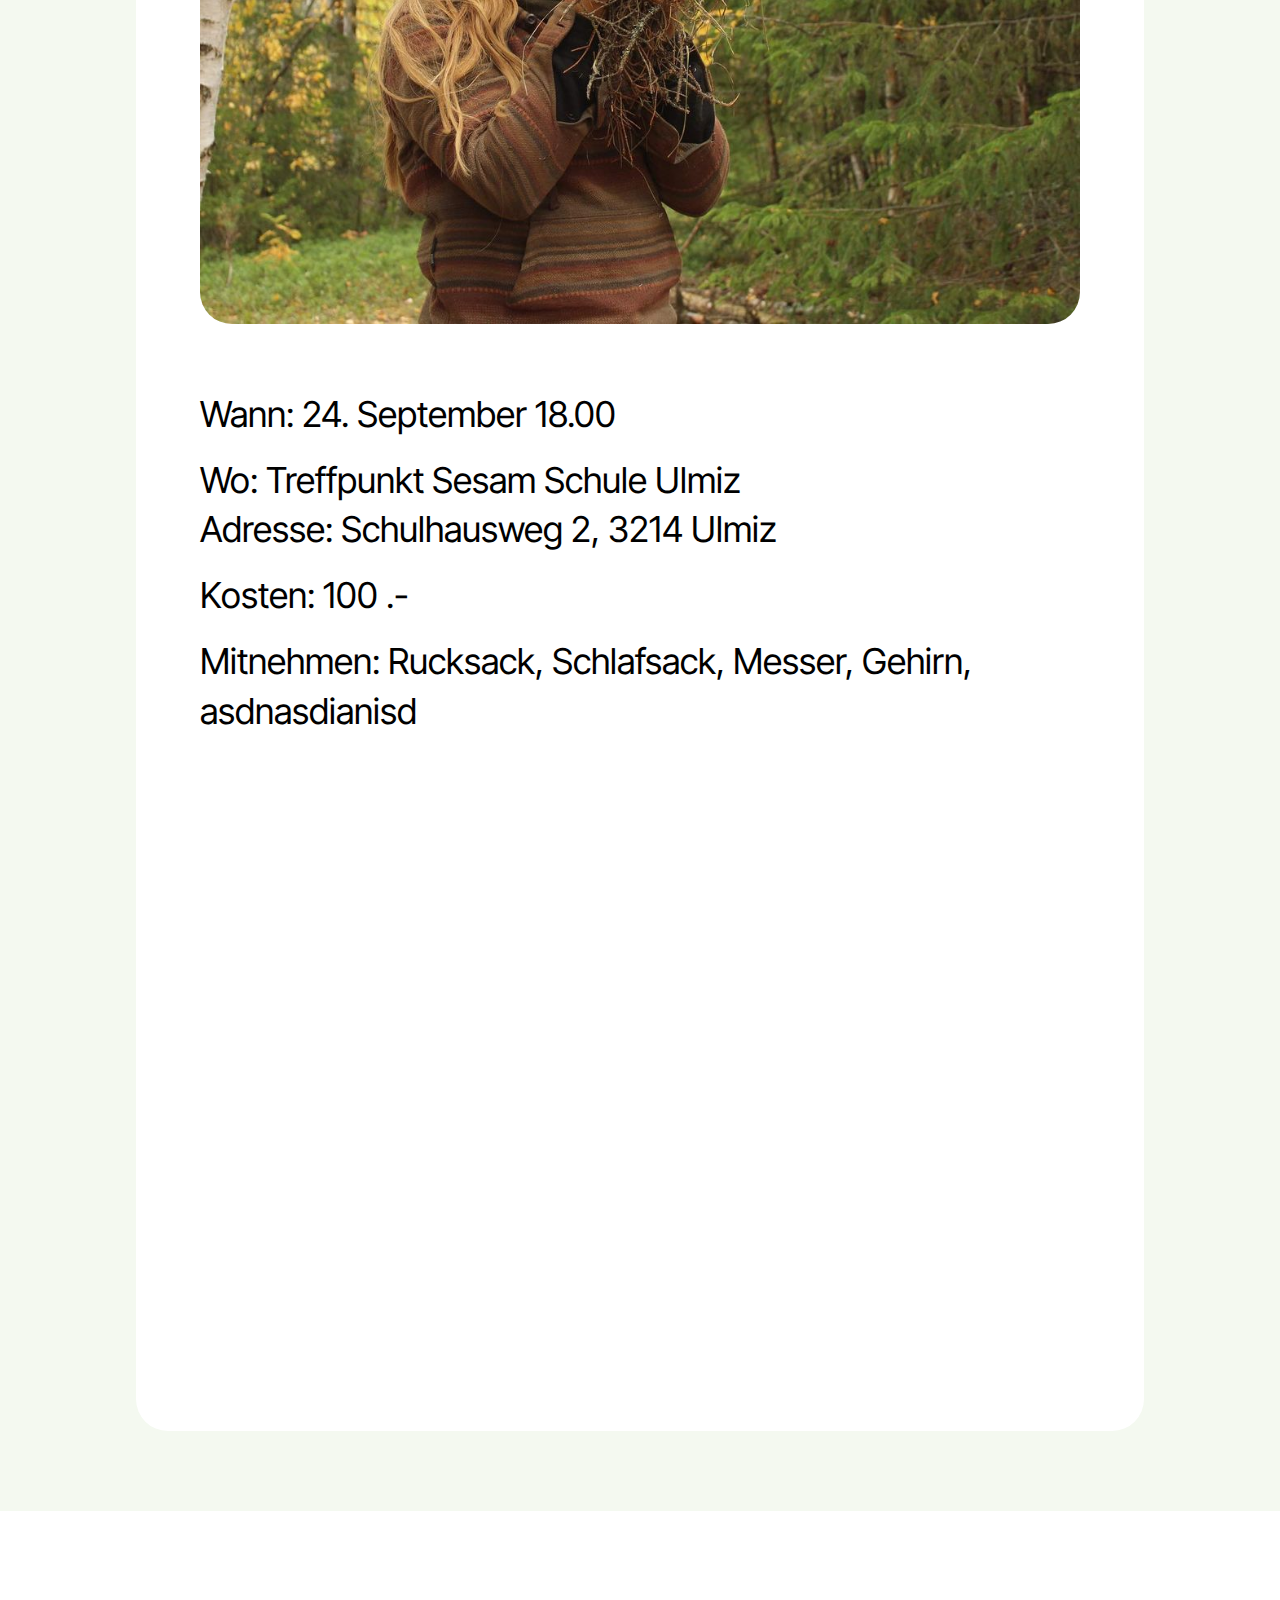
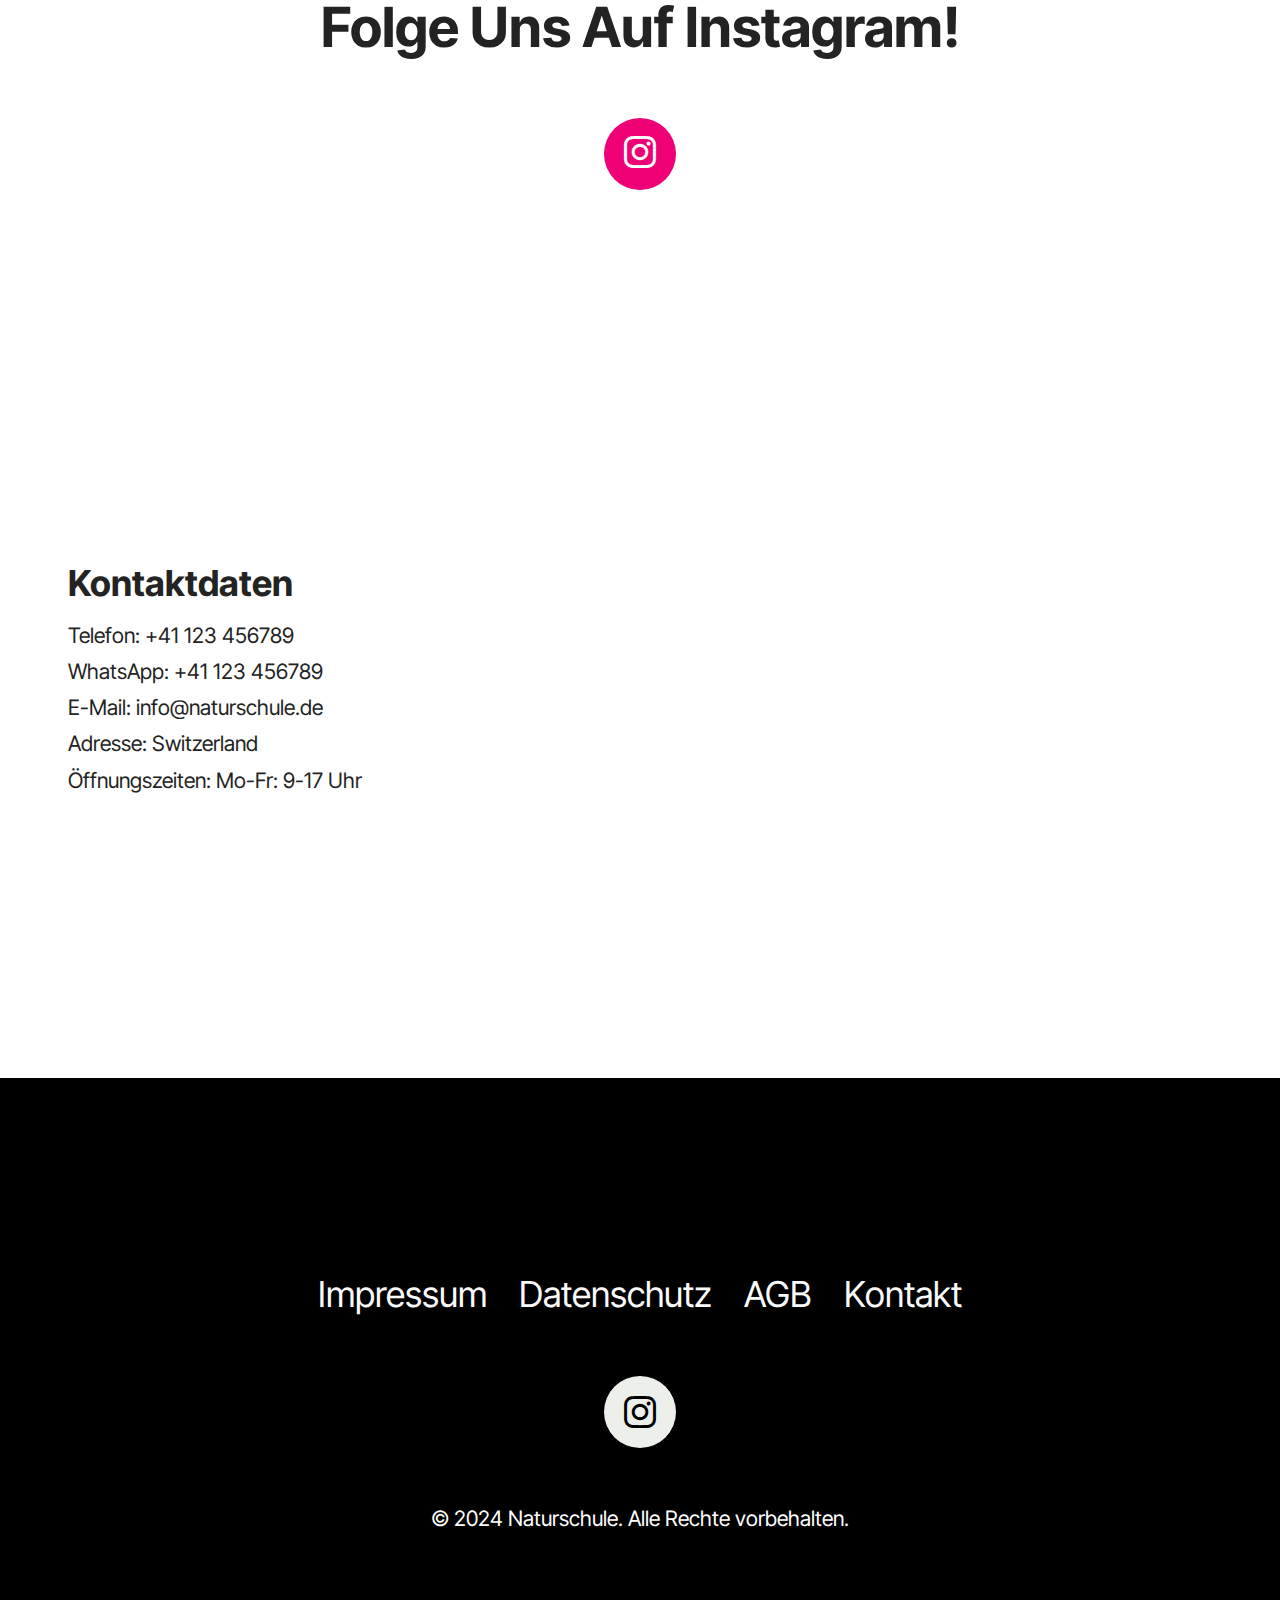
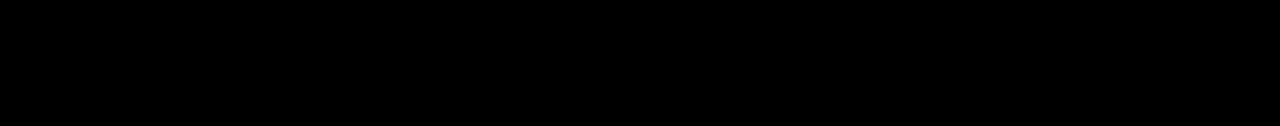
<file: Survivalschule/Code/Angebot1.html>
<!DOCTYPE html>
<html>
<head>
    <meta charset="UTF-8">
    <meta http-equiv="X-UA-Compatible" content="IE=edge">
    <meta name="generator" content=" v5.9.13, a..com">
    <meta name="viewport" content="width=device-width, initial-scale=1, minimum-scale=1">
    <link rel="stylesheet" href="./styles.css">
    <link rel="shortcut icon" href="../Bilder/Website_Runa1.jpg" type="image/x-icon">
    <meta name="description" content="Entdecken Sie die faszinierende Welt der Natur mit unseren Kursen. Melden Sie sich über unseren Kalender an und folgen Sie uns auf Instagram für inspirierende Inhalte.">
    <title>Natur Kurse Anmeldung</title>
    <link rel="preload" href="https://fonts.googleapis.com/css2?family=Inter+Tight:wght@400;700&display=swap&display=swap" as="style" onload="this.onload=null;this.rel='stylesheet'">
    <noscript>
        <link rel="stylesheet" href="https://fonts.googleapis.com/css2?family=Inter+Tight:wght@400;700&display=swap&display=swap">
    </noscript>

    
    
</head>
<body>
    

    <section data-bs-version="5.1" class="menu menu2 cid-upeaJhN6hP" once="menu" id="menu-5-upeaJhN6hP">

        <nav class="navbar navbar-dropdown navbar-fixed-top navbar-expand-lg">
            <div class="container">
                <div class="navbar-brand">
                    <span class="navbar-logo">
                        <a href="./index.html">
                            <img src="../Bilder/Website_Runa1.jpg" alt="" style="height: 4.3rem;">
                        </a>
                    </span>
                    <span class="navbar-caption-wrap">
                        <a class="navbar-caption text-black display-4" href="./index.html">Survivalschule Gäumann</a>
                    </span>
                </div>
                <button class="navbar-toggler" type="button" data-toggle="collapse" data-bs-toggle="collapse" data-target="#navbarSupportedContent" data-bs-target="#navbarSupportedContent" aria-controls="navbarNavAltMarkup" aria-expanded="false" aria-label="Toggle navigation">
                    <div class="hamburger">
                        <span></span>
                        <span></span>
                        <span></span>
                        <span></span>
                        
                    </div>
                </button>
                
                <div class="collapse navbar-collapse" id="navbarSupportedContent">
                     
                    <ul class="navbar-nav nav-dropdown" data-app-modern-menu="true">
                       
                        <li class="nav-item">
                            <a class="nav-link link text-black display-4" href="./KurseEntdecken.html"><b>Kurse</b></a>
                        </li>
                        <li class="nav-item">
                            <a class="nav-link link text-black display-4" href="./index.html" aria-expanded="false"><b>Home</b></a>
                        </li>
                        <li class="nav-item">
                             <a class="nav-link link text-black display-4" href="./MehrErfahren.html" aria-expanded="false"><b>Wer bin ich?</b></a>
                        <li class="nav-item">
                            <a class="nav-link link text-black display-4" href="https://www.instagram.com/runa_ga_/?hl=en"><b>Instagram</b></a>
                        </li>
                    </ul>

                    <div class="navbar-buttons mbr-section-btn">
                        <a class="btn btn-primary display-4" href="./KurseEntdecken.html">Kurse Entdecken</a>
                    </div>
                </div>
            </div>
        </nav>
    </section>

    <div class="kursetitel">
 <div class="container">
            <div class="col-12 mb-5 content-head">
        
                <h3 class="mbr-section-title mbr-fonts-style align-center mb-0 display-2">
                    <div class="weiss">
                    <strong>Neuer Kurs: Kräuterkunde 101</strong>
                </h3>
                </div>
            </div>
        </div>
    </center>
    <section data-bs-version="5.1" class="article9 cid-upeaJhQipF" id="about-us-9-upeaJhQipF">
    <div class="container">
    <div class="row justify-content-center">
      <div class="card col-md-12 col-lg-10">
        <div class="card-wrapper">
          <div class="card-content-text">
            <div class="item features-without-image col-12">
              <div class="item-wrapper">
                   <h3 class="mbr-card-title mbr-fonts-style mb-3 display-2 ">
                   Kräuterkundekurs: Entdecke die Heilkräfte der Natur
                </h3>   
              </div>
            </div>
            <div class="item features-without-image col-12">
              <div class="item-wrapper">
                <p class="mbr-text mbr-fonts-style display-7"><br>Tauche ein in die faszinierende Welt der Heilkräuter! In unserem Kräuterkundekurs lernst du, wie du die Kraft der Natur für dein Wohlbefinden nutzen kannst. Von der Bestimmung heimischer Wildkräuter bis hin zur Herstellung eigener Tinkturen und Tees – dieser Kurs ist perfekt für alle, die mehr über die Anwendung und Wirkung von Heilpflanzen erfahren möchten.</p>
 <p class="mbr-text mbr-fonts-style display-7"><br>Was dich erwartet:</p>
<ul class="rounded">
    <li>Kräuterwissen von Grund auf: Lerne, wie du Wildkräuter sicher erkennst und bestimmst.</li>
    <li>Heilsame Anwendungen: Erfahre, welche Kräuter gegen welche Beschwerden helfen und wie du sie optimal einsetzen kannst.</li>
    <li>Praxisnahe Rezepte: Stelle deine eigenen Salben, Tees und Tinkturen aus heimischen Kräutern her.</li>
    <li>Ganzheitliches Lernen: Verstehe die Wirkung der Kräuter auf Körper, Geist und Seele.</li>
</ul>
<p class="mbr-text mbr-fonts-style display-7">Unser Kurs richtet sich sowohl an Anfänger als auch an fortgeschrittene Kräuterfreunde. Egal, ob du deine eigene Hausapotheke aufbauen möchtest oder einfach neugierig auf die Welt der Pflanzen bist – bei uns bist du genau richtig!</p>
                <img class="bildntext3" src="../Bilder/308312185_789473875841420_4634072185906863369_n.jpg" alt="Mobirise Website Builder">
              </div>
            </div>
            <div class="item features-without-image col-12">
            <div class="item-wrapper">
                <p></p>
                <p class="mbr-text mbr-fonts-style display-5"><br>Wann: 24. September 18.00</p>
                <p class="mbr-text mbr-fonts-style display-5">Wo: Treffpunkt Sesam Schule Ulmiz <br> Adresse: Schulhausweg 2, 3214 Ulmiz</p>
                <p class="mbr-text mbr-fonts-style display-5">Kosten: 100 .-</p>
                <p class="mbr-text mbr-fonts-style display-5">Mitnehmen: Rucksack, Schlafsack, Messer, Gehirn, asdnasdianisd</p>
               
            </div>
            </div>
             <div class="platznachunten">
            <iframe src="https://www.google.com/maps/embed?pb=!1m18!1m12!1m3!1d3192.734851037422!2d7.197326076814209!3d46.93285697113591!2m3!1f0!2f0!3f0!3m2!1i1024!2i768!4f13.1!3m3!1m2!1s0x478e15bce99e8961%3A0x4d0389411a556896!2sTagesschule%20Sesam!5e1!3m2!1sde!2sch!4v1729010048813!5m2!1sde!2sch" width="800" height="600" style="border:0;" allowfullscreen="" loading="lazy" referrerpolicy="no-referrer-when-downgrade"></iframe>
            </div>
          </div>
          </div>
        </div>
      </div>
    </div>
    </div>
    </div>
</section>
</center>
    <section data-bs-version="5.1" class="social4 cid-upeaJhUUmC" id="follow-us-1-upeaJhUUmC">
    
    
    

    <div class="container">
        <div class="media-container-row">
            <div class="col-12">
                <h3 class="mbr-section-title align-center mb-5 mbr-fonts-style display-2">
                    <strong>Folge Uns Auf Instagram!</strong>
                </h3>
                <center>
                    <a class="iconfont-wrapper bg-instagram m-2" href="https://mobiri.se" target="_blank">
                        <span class="socicon-instagram socicon"></span>
                    </a>
                   <center>
            </div>
        </div>
    </div>
    
</section>



    <section data-bs-version="5.1" class="contacts4 map1 cid-upeaJhVmyT" id="contacts-3-upeaJhVmyT">
    <div class="main_wrapper">
		<div class="b_wrapper">
			<div class="container-fluid">
				<div class="row justify-content-start">
					<div class="col-md-5 col-lg-4 item-wrapper">
                        <h5 class="cardTitle mbr-fonts-style mb-2 display-5">
                            <strong>Kontaktdaten</strong>
                        </h5>
                        <ul class="list mbr-fonts-style display-7">
                            <li class="mbr-text item-wrap">
                            Telefon:                                
                            <a href="tel:+49 123 456789" class="text-black">+41 123 456789</a></li>

                            <li class="mbr-text item-wrap">WhatsApp: 
                            <a href="tel:+49 123 456789" class="text-black">+41 123 456789</a></li> 

                            <li class="mbr-text item-wrap">                            
                            E-Mail:
                            <a href="mailto:info@naturschule.de" class="text-black">info@naturschule.de</a>                        
                            </li>

                            <li class="mbr-text item-wrap">                        
                            Adresse:
                             Switzerland
                            </li>

                            <li class="mbr-text item-wrap">
                            Öffnungszeiten:
                            Mo-Fr: 9-17 Uhr
                            </li>
                        </ul>
					</div>
				</div>
			</div>
		</div>
       <div class="google-map"><iframe frameborder="0" style="border:0" src="https://www.google.com/maps/embed?pb=!1m18!1m12!1m3!1d832.0519469604347!2d7.195467098950159!3d46.97059894583663!2m3!1f0!2f0!3f0!3m2!1i1024!2i768!4f13.1!3m3!1m2!1s0x478e140b7b36733f%3A0xf2645575c8828d3c!2sKreuzberg%206%2C%203210%20Kerzers!5e1!3m2!1sde!2sch!4v1727375630125!5m2!1sde!2sch" allowfullscreen=""></iframe></div>
        
	</div>
</section>

<section data-bs-version="5.1" class="footer3 cid-upeaJhVe6k" once="footers" id="footer-3-upeaJhVe6k">


    <section data-bs-version="5.1" class="footer3 cid-upeaJhVe6k" once="footers" id="footer-3-upeaJhVe6k">

        <div class="container">
            <div class="row">
                <div class="row-links">
                    <ul class="header-menu">

                        <li class="header-menu-item mbr-fonts-style display-5">
                            <a href="#" class="text-white">Impressum</a>
                        </li>
                        <li class="header-menu-item mbr-fonts-style display-5">
                            <a href="#" class="text-white">Datenschutz</a>
                        </li>
                        <li class="header-menu-item mbr-fonts-style display-5">
                            <a href="#" class="text-white">AGB</a>
                        </li>
                        <li class="header-menu-item mbr-fonts-style display-5">
                            <a href="#" class="text-white">Kontakt</a>
                        </li>
                    </ul>
                </div>

                <div class="col-12 mt-4">
                    <div class="social-row">
                        <div class="soc-item">
                            <a href="" target="_blank">
                                <span class="mbr-iconfont socicon-instagram socicon"></span>
                            </a>
                        </div>
                        
                       
                    </div>
                </div>
                <div class="col-12 mt-5">
                    <p class="mbr-fonts-style copyright display-7">© 2024 Naturschule. Alle Rechte vorbehalten.</p>
                </div>
            </div>
        </div>
    </section>

    
   <script src="./Scripts.js"></script>
    

</body>
</html>
</file>
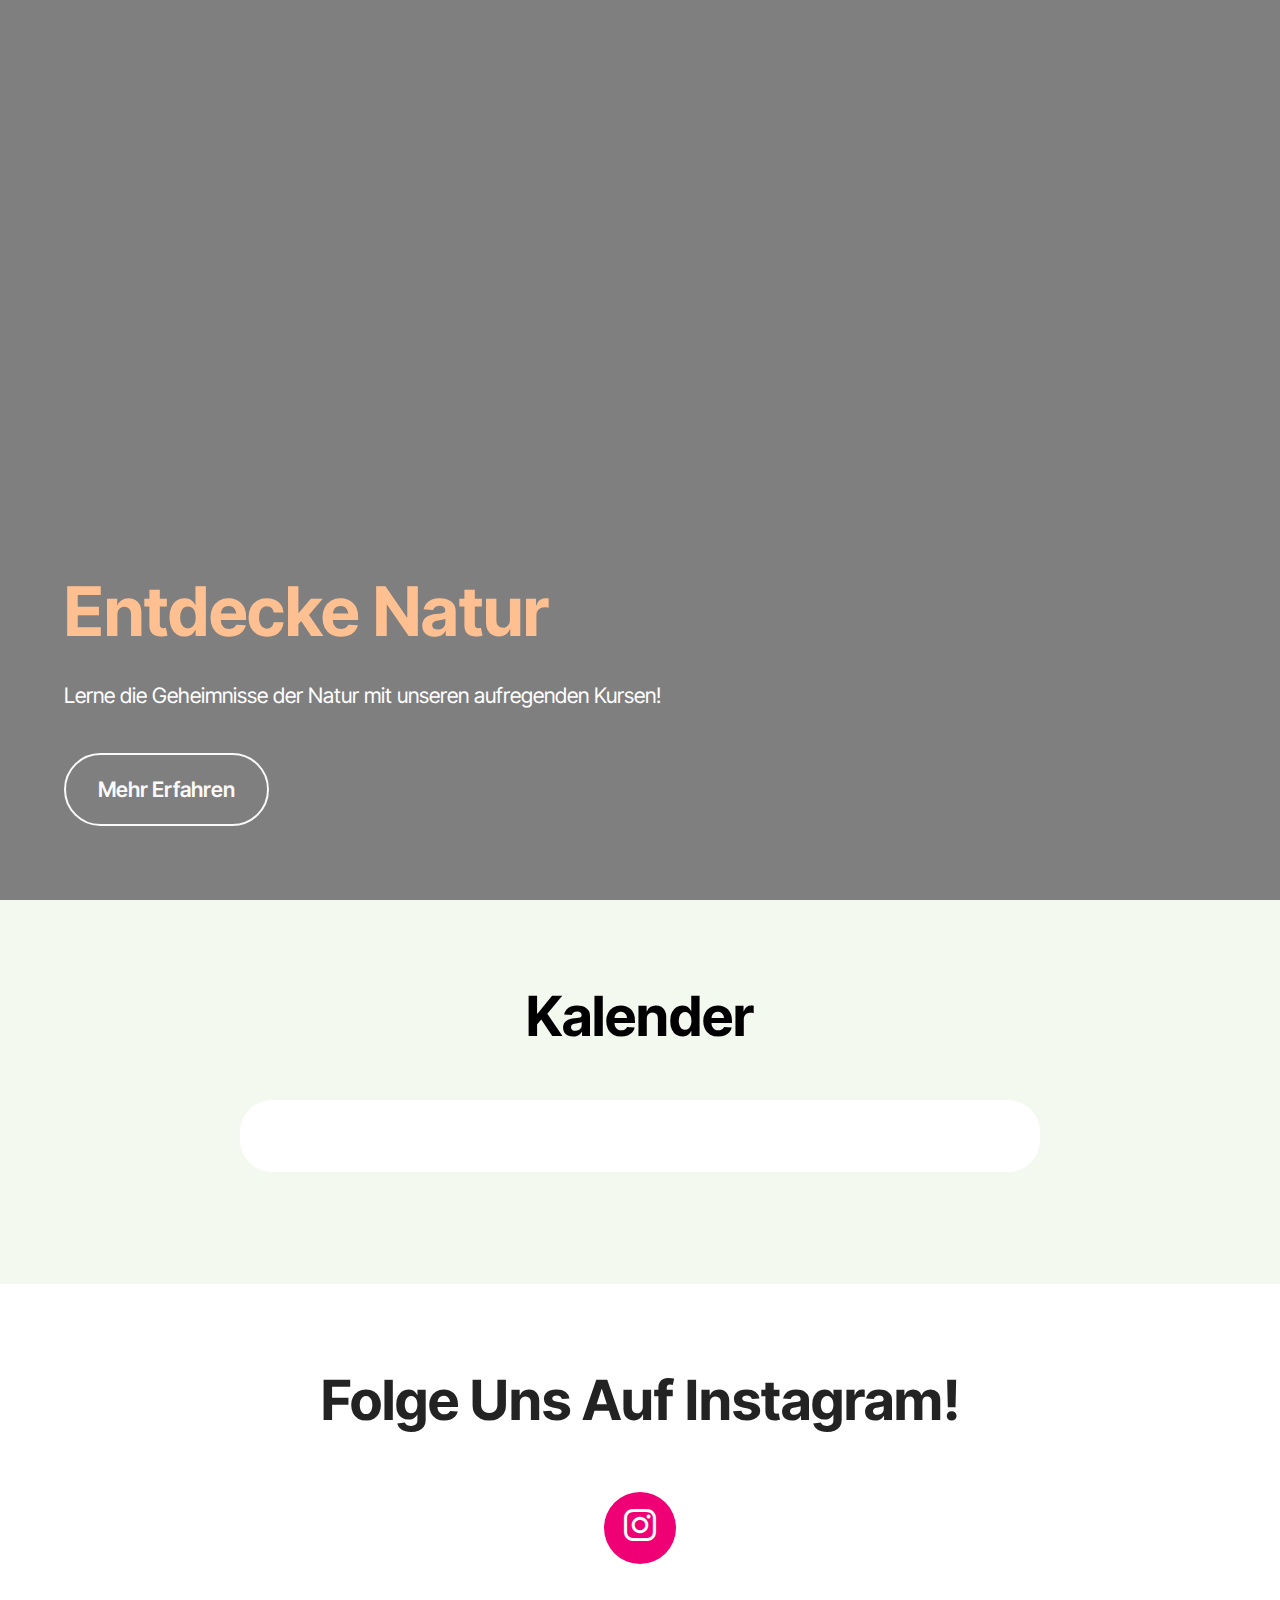
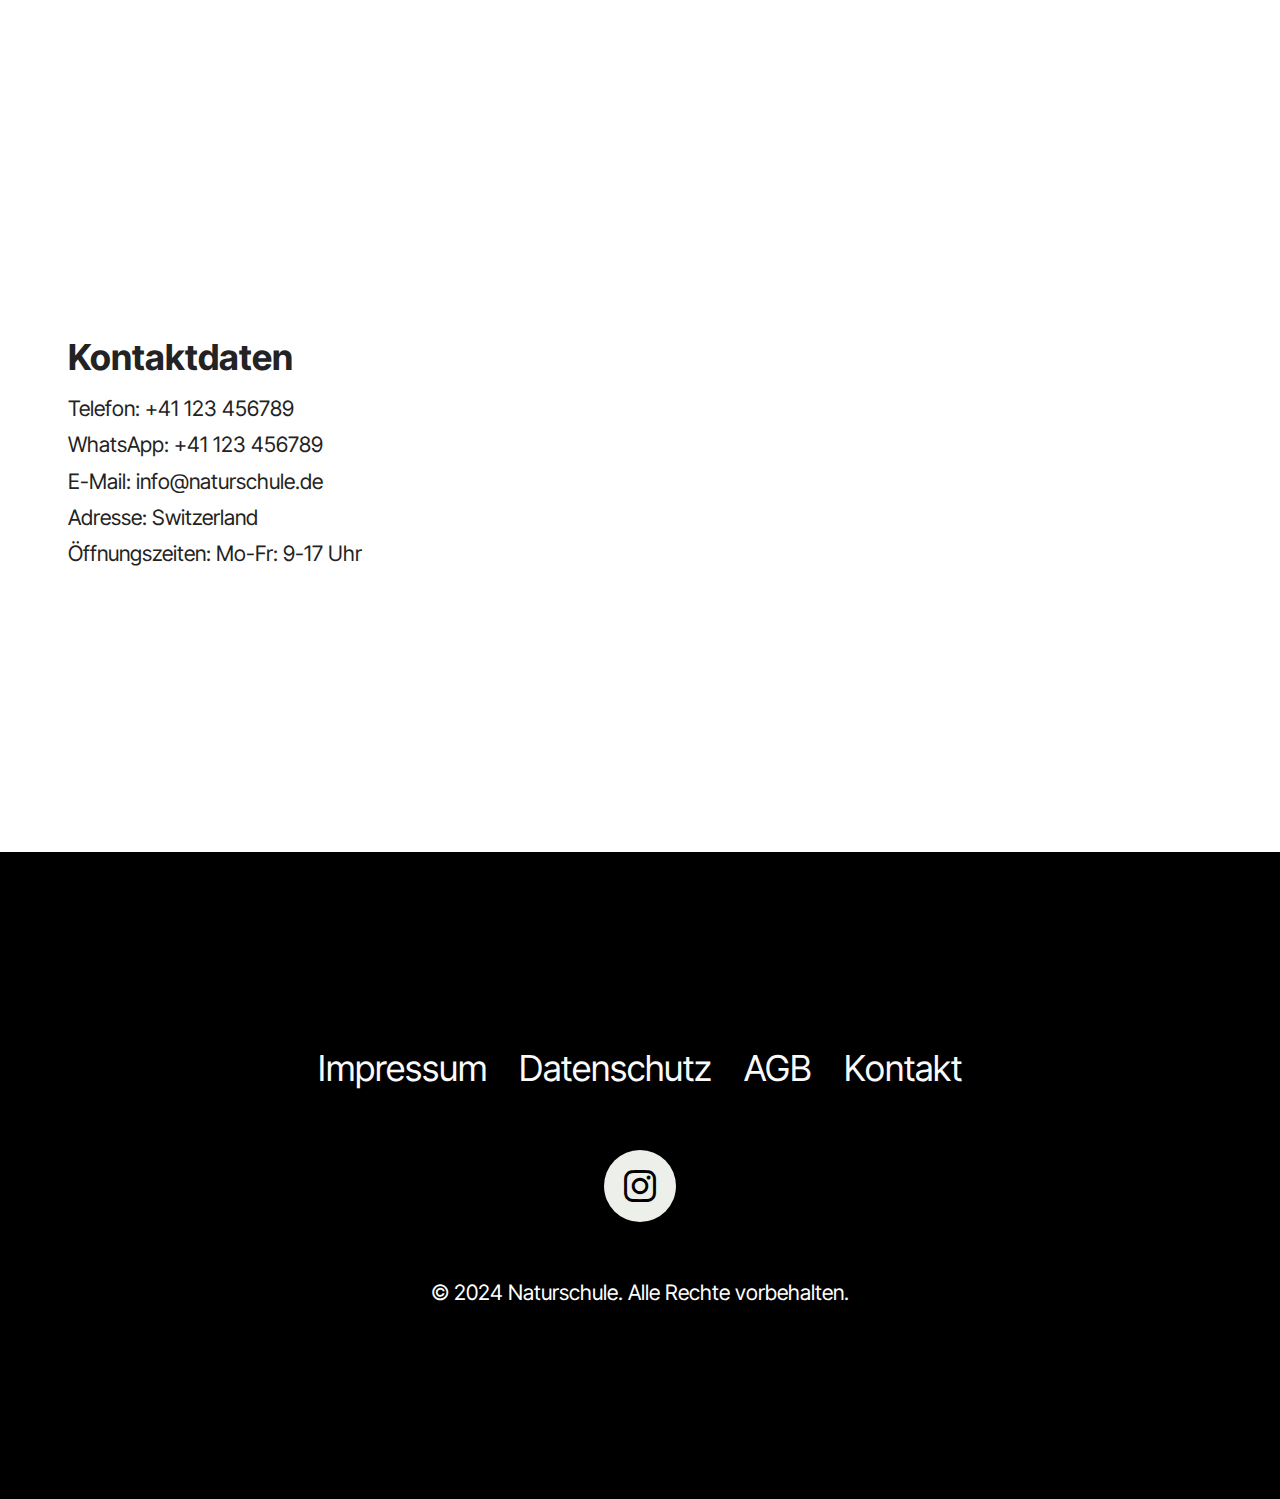
<file: Survivalschule/Code/Kalender.html>
<!DOCTYPE html>
<html>
<head>
    <meta charset="UTF-8">
    <meta http-equiv="X-UA-Compatible" content="IE=edge">
    <meta name="generator" content="Mobirise v5.9.13, a.mobirise.com">
    <meta name="viewport" content="width=device-width, initial-scale=1, minimum-scale=1">
    <link rel="stylesheet" href="./styles.css">
    <link rel="shortcut icon" href="../Bilder/Website_Runa1.jpg" type="image/x-icon">
    <meta name="description" content="Entdecken Sie die faszinierende Welt der Natur mit unseren Kursen. Melden Sie sich über unseren Kalender an und folgen Sie uns auf Instagram für inspirierende Inhalte.">
    <title>Natur Kurse Anmeldung</title>
    <link rel="preload" href="https://fonts.googleapis.com/css2?family=Inter+Tight:wght@400;700&display=swap&display=swap" as="style" onload="this.onload=null;this.rel='stylesheet'">
    <noscript>
        <link rel="stylesheet" href="https://fonts.googleapis.com/css2?family=Inter+Tight:wght@400;700&display=swap&display=swap">
    </noscript>

    
    
</head>
<body>
    

    <section data-bs-version="5.1" class="menu menu2 cid-upeaJhN6hP" once="menu" id="menu-5-upeaJhN6hP">

        <nav class="navbar navbar-dropdown navbar-fixed-top navbar-expand-lg">
            <div class="container">
                <div class="navbar-brand">
                    <span class="navbar-logo">
                        <a href="./index.html">
                            <img src="../Bilder/Website_Runa1.jpg" alt="" style="height: 4.3rem;">
                        </a>
                    </span>
                    <span class="navbar-caption-wrap">
                        <a class="navbar-caption text-black display-4" href="./index.html">Kalender</a>
                    </span>
                </div>
                <button class="navbar-toggler" type="button" data-toggle="collapse" data-bs-toggle="collapse" data-target="#navbarSupportedContent" data-bs-target="#navbarSupportedContent" aria-controls="navbarNavAltMarkup" aria-expanded="false" aria-label="Toggle navigation">
                    <div class="hamburger">
                        <span></span>
                        <span></span>
                        <span></span>
                        <span></span>
                        
                    </div>
                </button>
                <div class="collapse navbar-collapse" id="navbarSupportedContent">
                    <ul class="navbar-nav nav-dropdown" data-app-modern-menu="true">
                        <li class="nav-item">
                            <a class="nav-link link text-black display-4" href="https://www.instagram.com/runa_ga_/?hl=en">Kurse</a>
                        </li>
                        <li class="nav-item">
                            <a class="nav-link link text-black display-4" href="./Kalender.html" aria-expanded="false">Kalender</a>
                        </li>
                        <li class="nav-item">
                            <a class="nav-link link text-black display-4" href="https://www.instagram.com/runa_ga_/?hl=en">Instagram</a>
                        </li>
                    </ul>

                    <div class="navbar-buttons mbr-section-btn">
                        <a class="btn btn-primary display-4" href="https://www.instagram.com/runa_ga_/?hl=en">Jetzt Anmelden</a>
                    </div>
                </div>
            </div>
        </nav>
    </section>

    <section data-bs-version="5.1" class="header18 cid-upeaJhOVJD mbr-fullscreen" data-bg-video="https://youtube.com/shorts/qOJnLB4aGjA?feature=share" id="hero-15-upeaJhOVJD">

        <div class="mbr-overlay" style="opacity: 0.5; background-color: rgb(0, 0, 0);"></div>
        <div class="container-fluid">
            <div class="row">
                <div class="content-wrap col-12 col-md-12">
                    <h1 class="mbr-section-title mbr-fonts-style mbr-white mb-4 display-1">
                        <strong>Entdecke Natur</strong>
                    </h1>

                    <p class="mbr-fonts-style mbr-text mbr-white mb-4 display-7">Lerne die Geheimnisse der Natur mit unseren aufregenden Kursen!</p>
                    <div class="mbr-section-btn">
                        <a class="btn btn-white-outline display-7" href="https://www.instagram.com/runa_ga_/?hl=en">Mehr Erfahren</a>
                    </div>
                </div>
            </div>
        </div>
    </section>

        <section data-bs-version="5.1" class="list05 cid-upeaJhP621" id="faq-3-upeaJhP621">

        <div class="container">
            <div class="col-12 mb-5 content-head">
                <h3 class="mbr-section-title mbr-fonts-style align-center mb-0 display-2">
                    <strong>Kalender</strong>
                </h3>

            </div>
            <div class="row justify-content-center ">
                <div class="col-12 col-lg-8">
                    <div class="item features-without-image col-12 active">
                        <div class="item-wrapper">

    
    <div id="basic" data-toggle="calendar" ></div>
                            
                        </div>
                    </div>
                    
                </div>
            </div>
        </div>
    </section>

   

   <section data-bs-version="5.1" class="social4 cid-upeaJhUUmC" id="follow-us-1-upeaJhUUmC">
    
    
    

    <div class="container">
        <div class="media-container-row">
            <div class="col-12">
                <h3 class="mbr-section-title align-center mb-5 mbr-fonts-style display-2">
                    <strong>Folge Uns Auf Instagram!</strong>
                </h3>
                <center>
                    <a class="iconfont-wrapper bg-instagram m-2" href="https://mobiri.se" target="_blank">
                        <span class="socicon-instagram socicon"></span>
                    </a>
                   <center>
            </div>
        </div>
    </div>
    
</section>

    <section data-bs-version="5.1" class="contacts4 map1 cid-upeaJhVmyT" id="contacts-3-upeaJhVmyT">
    <div class="main_wrapper">
		<div class="b_wrapper">
			<div class="container-fluid">
				<div class="row justify-content-start">
					<div class="col-md-5 col-lg-4 item-wrapper">
                        <h5 class="cardTitle mbr-fonts-style mb-2 display-5">
                            <strong>Kontaktdaten</strong>
                        </h5>
                        <ul class="list mbr-fonts-style display-7">
                            <li class="mbr-text item-wrap">
                            Telefon:                                
                            <a href="tel:+49 123 456789" class="text-black">+41 123 456789</a></li>

                            <li class="mbr-text item-wrap">WhatsApp: 
                            <a href="tel:+49 123 456789" class="text-black">+41 123 456789</a></li> 

                            <li class="mbr-text item-wrap">                            
                            E-Mail:
                            <a href="mailto:info@naturschule.de" class="text-black">info@naturschule.de</a>                        
                            </li>

                            <li class="mbr-text item-wrap">                        
                            Adresse:
                             Switzerland
                            </li>

                            <li class="mbr-text item-wrap">
                            Öffnungszeiten:
                            Mo-Fr: 9-17 Uhr
                            </li>
                        </ul>
					</div>
				</div>
			</div>
		</div>
       <div class="google-map"><iframe frameborder="0" style="border:0" src="https://www.google.com/maps/embed?pb=!1m18!1m12!1m3!1d832.0519469604347!2d7.195467098950159!3d46.97059894583663!2m3!1f0!2f0!3f0!3m2!1i1024!2i768!4f13.1!3m3!1m2!1s0x478e140b7b36733f%3A0xf2645575c8828d3c!2sKreuzberg%206%2C%203210%20Kerzers!5e1!3m2!1sde!2sch!4v1727375630125!5m2!1sde!2sch" allowfullscreen=""></iframe></div>
        
	</div>
</section>

<section data-bs-version="5.1" class="footer3 cid-upeaJhVe6k" once="footers" id="footer-3-upeaJhVe6k">


    <section data-bs-version="5.1" class="footer3 cid-upeaJhVe6k" once="footers" id="footer-3-upeaJhVe6k">

        <div class="container">
            <div class="row">
                <div class="row-links">
                    <ul class="header-menu">

                        <li class="header-menu-item mbr-fonts-style display-5">
                            <a href="#" class="text-white">Impressum</a>
                        </li>
                        <li class="header-menu-item mbr-fonts-style display-5">
                            <a href="#" class="text-white">Datenschutz</a>
                        </li>
                        <li class="header-menu-item mbr-fonts-style display-5">
                            <a href="#" class="text-white">AGB</a>
                        </li>
                        <li class="header-menu-item mbr-fonts-style display-5">
                            <a href="#" class="text-white">Kontakt</a>
                        </li>
                    </ul>
                </div>

                <div class="col-12 mt-4">
                    <div class="social-row">
                        <div class="soc-item">
                            <a href="" target="_blank">
                                <span class="mbr-iconfont socicon-instagram socicon"></span>
                            </a>
                        </div>
                        
                       
                    </div>
                </div>
                <div class="col-12 mt-5">
                    <p class="mbr-fonts-style copyright display-7">© 2024 Naturschule. Alle Rechte vorbehalten.</p>
                </div>
            </div>
        </div>
    </section>

    
   <script src="./Scripts.js"></script>
    

</body>
</html>
</file>
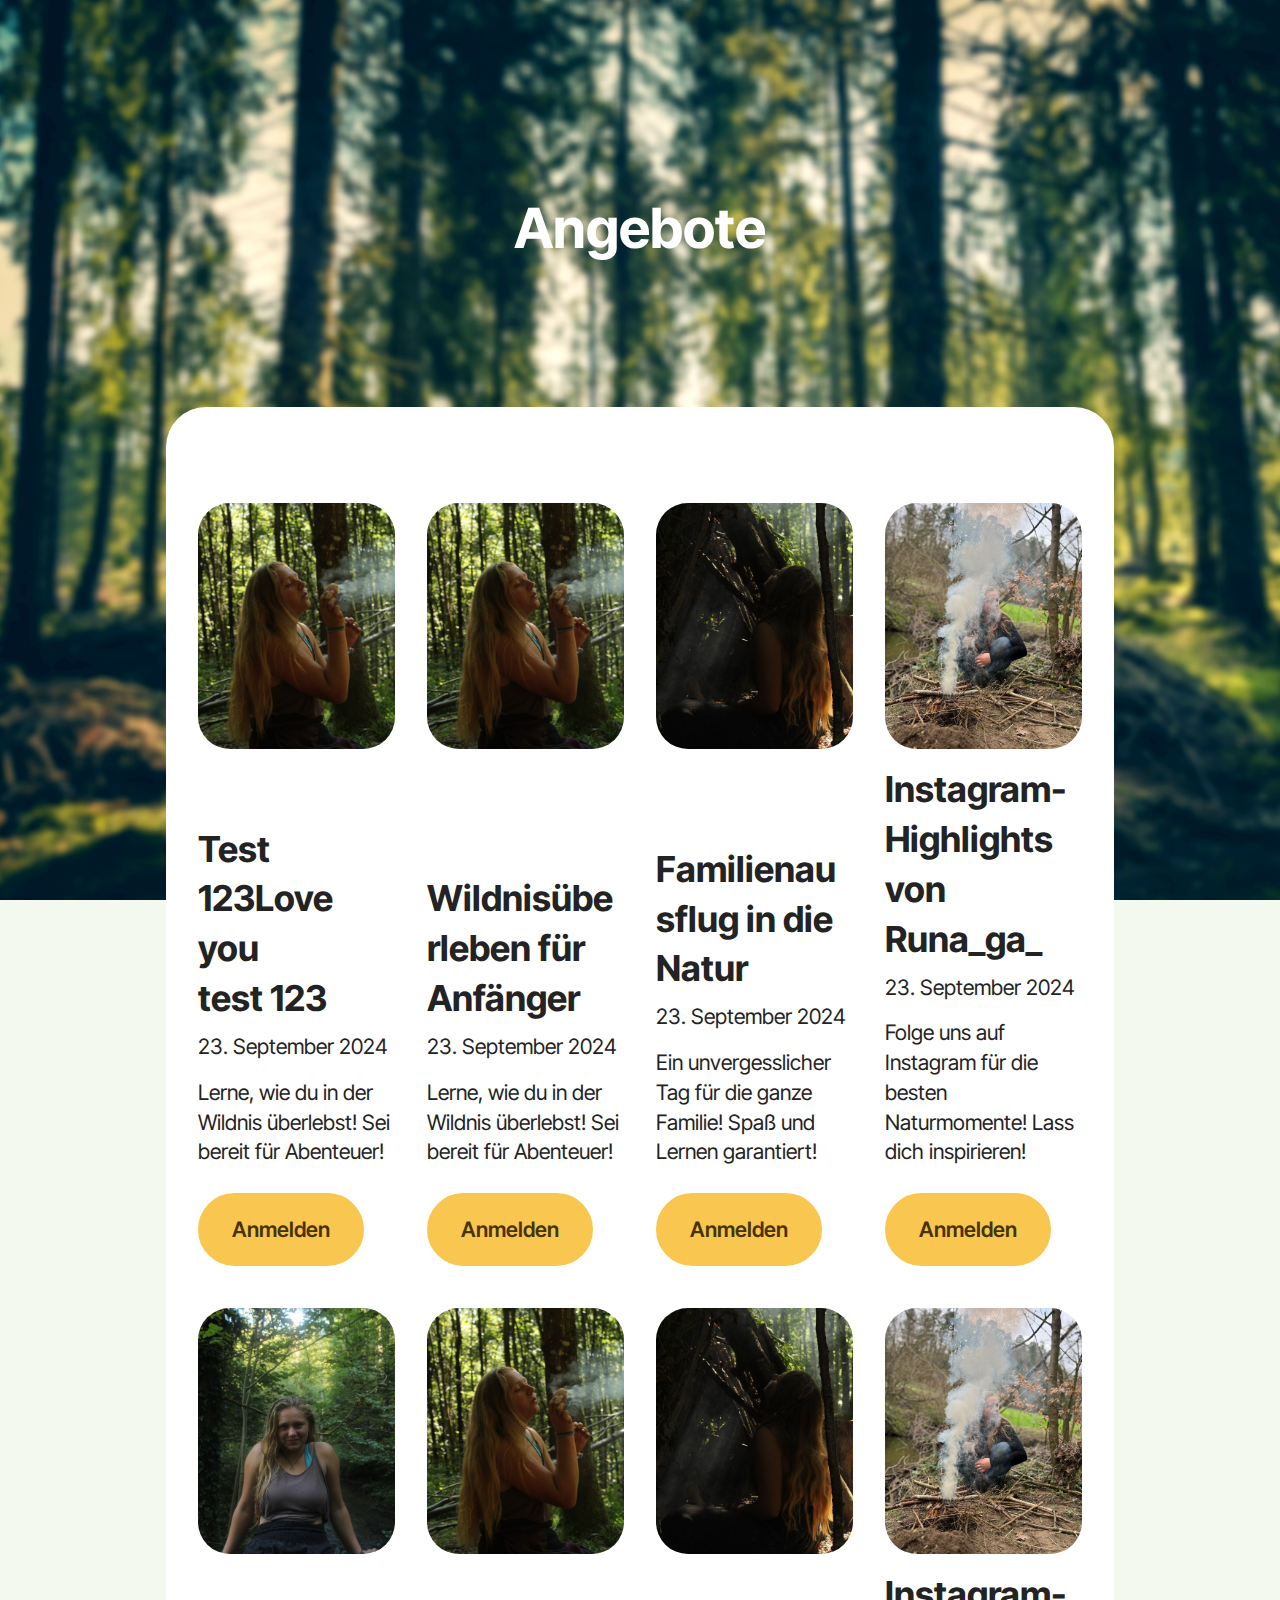
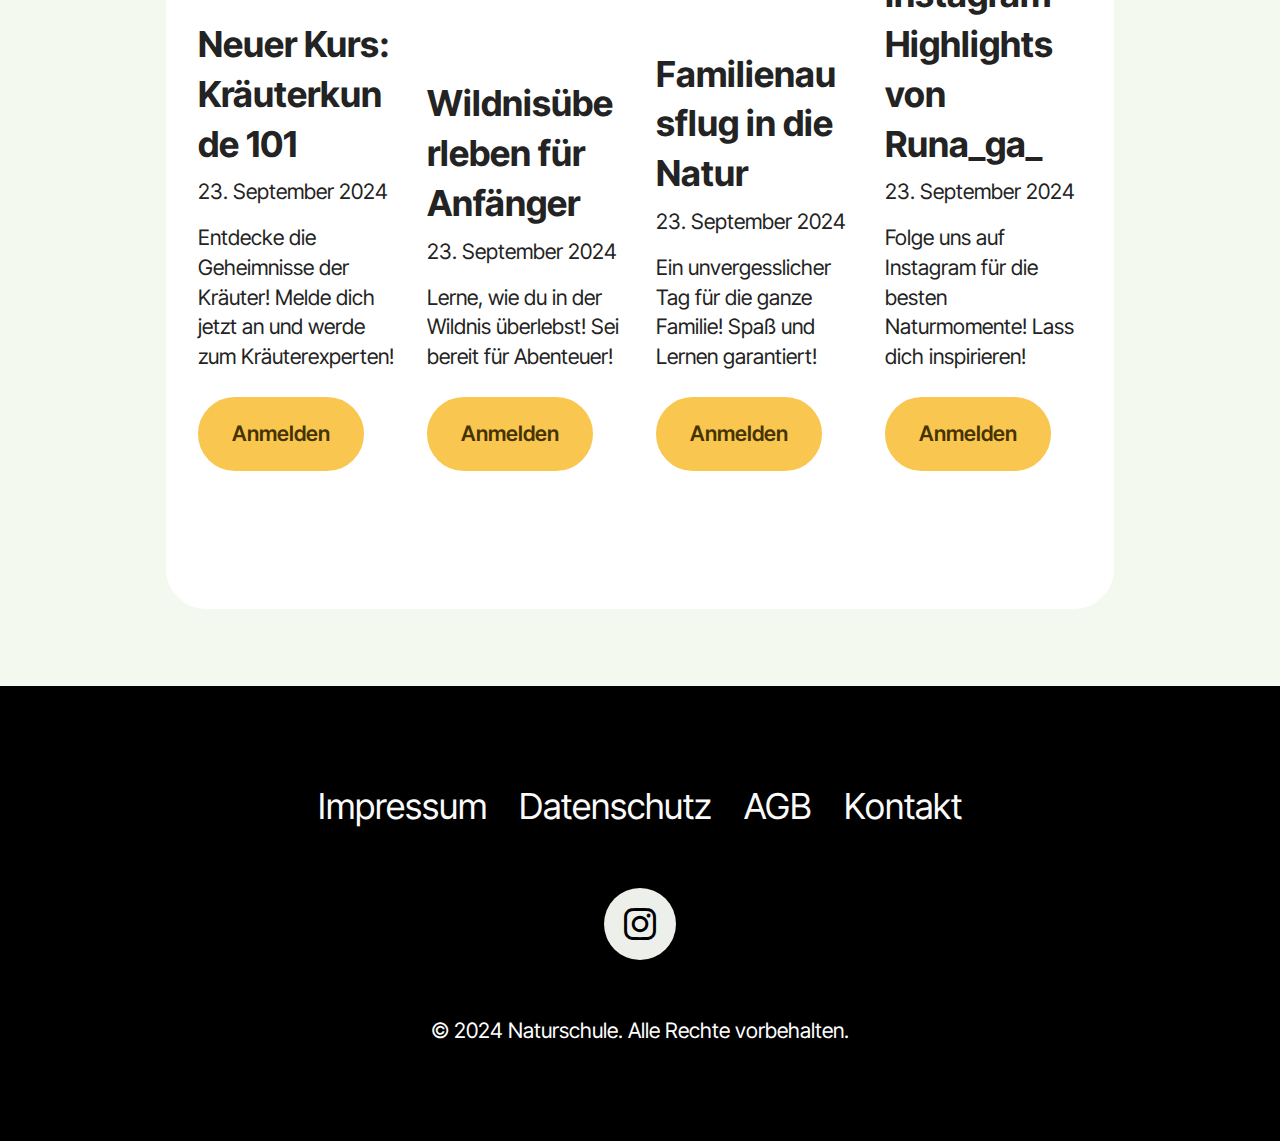
<file: Survivalschule/Code/KurseEntdecken.html>
<!DOCTYPE html>
<html>
<head>
    <meta charset="UTF-8">
    <meta http-equiv="X-UA-Compatible" content="IE=edge">
    <meta name="generator" content="Mobirise v5.9.13, a.mobirise.com">
    <meta name="viewport" content="width=device-width, initial-scale=1, minimum-scale=1">
    <link rel="stylesheet" href="./styles.css">
    <link rel="shortcut icon" href="../Bilder/Website_Runa1.jpg" type="image/x-icon">
    <meta name="description" content="Entdecken Sie die faszinierende Welt der Natur mit unseren Kursen. Melden Sie sich über unseren Kalender an und folgen Sie uns auf Instagram für inspirierende Inhalte.">
    <title>Natur Kurse Anmeldung</title>
    <link rel="preload" href="https://fonts.googleapis.com/css2?family=Inter+Tight:wght@400;700&display=swap&display=swap" as="style" onload="this.onload=null;this.rel='stylesheet'">
    <noscript>
        <link rel="stylesheet" href="https://fonts.googleapis.com/css2?family=Inter+Tight:wght@400;700&display=swap&display=swap">
    </noscript>

    
    
</head>
<body>
   <section data-bs-version="5.1" class="menu menu2 cid-upeaJhN6hP" once="menu" id="menu-5-upeaJhN6hP">

        <nav class="navbar navbar-dropdown navbar-fixed-top navbar-expand-lg">
            <div class="container">
                <div class="navbar-brand">
                    <span class="navbar-logo">
                        <a href="./index.html">
                            <img src="../Bilder/Website_Runa1.jpg" alt="" style="height: 4.3rem;">
                        </a>
                    </span>
                    <span class="navbar-caption-wrap">
                        <a class="navbar-caption text-black display-4" href="./index.html">Survivalschule Gäumann</a>
                    </span>
                </div>
                <button class="navbar-toggler" type="button" data-toggle="collapse" data-bs-toggle="collapse" data-target="#navbarSupportedContent" data-bs-target="#navbarSupportedContent" aria-controls="navbarNavAltMarkup" aria-expanded="false" aria-label="Toggle navigation">
                    <div class="hamburger">
                        <span></span>
                        <span></span>
                        <span></span>
                        <span></span>
                        
                    </div>
                </button>
                
                <div class="collapse navbar-collapse" id="navbarSupportedContent">
                     
                    <ul class="navbar-nav nav-dropdown" data-app-modern-menu="true">
                       
                        <li class="nav-item">
                            <a class="nav-link link text-black display-4" href="https://www.instagram.com/runa_ga_/?hl=en"><b>Kurse</b></a>
                        </li>
                        <li class="nav-item">
                            <a class="nav-link link text-black display-4" href="./index.html" aria-expanded="false"><b>Home</b></a>
                        </li>
                        <li class="nav-item">
                             <a class="nav-link link text-black display-4" href="./MehrErfahren.html" aria-expanded="false"><b>Wer bin ich?</b></a>
                        <li class="nav-item">
                            <a class="nav-link link text-black display-4" href="https://www.instagram.com/runa_ga_/?hl=en"><b>Instagram</b></a>
                        </li>
                    </ul>

                    <div class="navbar-buttons mbr-section-btn">
                        <a class="btn btn-primary display-4" href="https://www.instagram.com/runa_ga_/?hl=en">Kurse Entdecken</a>
                    </div>
                </div>
            </div>
        </nav>
    </section>
    <center>
        <div class="kursetitel">
 <div class="container">
            <div class="col-12 mb-5 content-head">
                <h3 class="mbr-section-title mbr-fonts-style align-center mb-0 display-2">
                    <div class="weiss">
                    <strong>Angebote</strong>
                </h3>
                </div>
            </div>
        </div>
    </center>
    <div class="platzalle">
            <div class="platznachoben">
                 <div class="randrund">
                    
 <section data-bs-version="5.1" class="features03 cid-upeaJhP8Wk" id="news-1-upeaJhP8Wk">      

        <div class="container-fluid">
            <div class="row">
                 <div class="item features-image col-12 col-md-6 col-lg-3">
                    <div class="item-wrapper">
                        <div class="item-img mb-3">
                            <div class="hoverkursbild2">
                            <img src="../Bilder/457485098_1660797354700632_4095953736531845499_n.jpg" alt="" title="" data-slide-to="1" data-bs-slide-to="1">
                        </div>
                        </div>
                        <div class="item-content align-left">
                            <h5 class="item-title mbr-fonts-style mb-2 mt-0 display-5">
                                <strong>Test 123Love you <br> test 123 </strong>
                            </h5>
                            <p class="mbr-text mbr-fonts-style mb-3 display-7">23. September 2024</p>
                            <p class="mbr-text mbr-fonts-style mb-3 display-7">Lerne, wie du in der Wildnis überlebst! Sei bereit für Abenteuer!</p>
                            <div class="mbr-section-btn item-footer">
                                <a href="" class="btn item-btn btn-primary display-7">Anmelden</a>
                            </div>
                        </div>
                    </div>
                </div>

                  <div class="item features-image col-12 col-md-6 col-lg-3">
                    <div class="item-wrapper">
                        <div class="item-img mb-3">
                            <div class="hoverkursbild2">
                            <img src="../Bilder/457485098_1660797354700632_4095953736531845499_n.jpg" alt="" title="" data-slide-to="1" data-bs-slide-to="1">
                        </div>
                        </div>
                        <div class="item-content align-left">
                            <h5 class="item-title mbr-fonts-style mb-2 mt-0 display-5">
                                <strong>Wildnisüberleben für Anfänger</strong>
                            </h5>
                            <p class="mbr-text mbr-fonts-style mb-3 display-7">23. September 2024</p>
                            <p class="mbr-text mbr-fonts-style mb-3 display-7">Lerne, wie du in der Wildnis überlebst! Sei bereit für Abenteuer!</p>
                            <div class="mbr-section-btn item-footer">
                                <a href="" class="btn item-btn btn-primary display-7">Anmelden</a>
                            </div>
                        </div>
                    </div>
                </div>
               
              

                <div class="item features-image col-12 col-md-6 col-lg-3">
                    <div class="item-wrapper">
                        <div class="item-img mb-3">
                            <div class="hoverkursbild2">
                            <img src="../Bilder/456610514_1568797040702637_4551480990098341445_n.jpg" alt="" title="" data-slide-to="2" data-bs-slide-to="2">
                        </div>
                        </div>
                        <div class="item-content align-left">
                            <h5 class="item-title mbr-fonts-style mb-2 mt-0 display-5">
                                <strong>Familienausflug in die Natur</strong>
                            </h5>
                            <p class="mbr-text mbr-fonts-style mb-3 display-7">23. September 2024</p>
                            <p class="mbr-text mbr-fonts-style mb-3 display-7">Ein unvergesslicher Tag für die ganze Familie! Spaß und Lernen garantiert!</p>
                            <div class="mbr-section-btn item-footer">
                                <a href="" class="btn item-btn btn-primary display-7">Anmelden</a>
                            </div>
                        </div>
                    </div>
                </div>

                <div class="item features-image col-12 col-md-6 col-lg-3">
                    <div class="item-wrapper">
                        <div class="item-img mb-3">
                            <div class="hoverkursbild2">
                            <img src="../Bilder/434118161_774661987932896_3839576354432423240_n.jpg" alt="" title="" data-slide-to="2" data-bs-slide-to="2">
                        </div>
                        </div>
                        <div class="item-content align-left">
                            <h5 class="item-title mbr-fonts-style mb-2 mt-0 display-5">
                                <strong>Instagram-Highlights von Runa_ga_</strong>
                            </h5>
                            <p class="mbr-text mbr-fonts-style mb-3 display-7">23. September 2024</p>
                            <p class="mbr-text mbr-fonts-style mb-3 display-7">Folge uns auf Instagram für die besten Naturmomente! Lass dich inspirieren!</p>
                            <div class="mbr-section-btn item-footer">
                                <a href="" class="btn item-btn btn-primary display-7">Anmelden</a>
                            </div>
                        </div>
                    </div>
                </div>

                 <div class="item features-image col-12 col-md-6 col-lg-3 active">
                    <div class="item-wrapper">
                        <div class="item-img mb-3">
                            <div class="hoverkursbild2">
                             <img src="../Bilder/457868402_1837470206662114_2469211535052402496_n.jpg" alt="" title="">
                         </div>
                        </div>
                        <div class="item-content align-left">
                            <h5 class="item-title mbr-fonts-style mt-0 mb-2 display-5">
                                <strong>Neuer Kurs: Kräuterkunde 101</strong>
                            </h5>
                            <p class="mbr-text mbr-fonts-style mb-3 display-7">23. September 2024</p>
                            <p class="mbr-text mbr-fonts-style mb-3 display-7">Entdecke die Geheimnisse der Kräuter! Melde dich jetzt an und werde zum Kräuterexperten!</p>
                            <div class="mbr-section-btn item-footer">
                                <a href="" class="btn item-btn btn-primary display-7">Anmelden</a>
                            </div>
                        </div>
                    </div>
                </div>

                <div class="item features-image col-12 col-md-6 col-lg-3">
                    <div class="item-wrapper">
                        <div class="item-img mb-3">
                            <div class="hoverkursbild2">
                            <img src="../Bilder/457485098_1660797354700632_4095953736531845499_n.jpg" alt="" title="" data-slide-to="1" data-bs-slide-to="1">
                        </div>
                        </div>
                        <div class="item-content align-left">
                            <h5 class="item-title mbr-fonts-style mb-2 mt-0 display-5">
                                <strong>Wildnisüberleben für Anfänger</strong>
                            </h5>
                            <p class="mbr-text mbr-fonts-style mb-3 display-7">23. September 2024</p>
                            <p class="mbr-text mbr-fonts-style mb-3 display-7">Lerne, wie du in der Wildnis überlebst! Sei bereit für Abenteuer!</p>
                            <div class="mbr-section-btn item-footer">
                                <a href="" class="btn item-btn btn-primary display-7">Anmelden</a>
                            </div>
                        </div>
                    </div>
                </div>

                <div class="item features-image col-12 col-md-6 col-lg-3">
                    <div class="item-wrapper">
                        <div class="item-img mb-3">
                            <div class="hoverkursbild2">
                            <img src="../Bilder/456610514_1568797040702637_4551480990098341445_n.jpg" alt="" title="" data-slide-to="2" data-bs-slide-to="2">
                        </div>
                        </div>
                        <div class="item-content align-left">
                            <h5 class="item-title mbr-fonts-style mb-2 mt-0 display-5">
                                <strong>Familienausflug in die Natur</strong>
                            </h5>
                            <p class="mbr-text mbr-fonts-style mb-3 display-7">23. September 2024</p>
                            <p class="mbr-text mbr-fonts-style mb-3 display-7">Ein unvergesslicher Tag für die ganze Familie! Spaß und Lernen garantiert!</p>
                            <div class="mbr-section-btn item-footer">
                                <a href="" class="btn item-btn btn-primary display-7">Anmelden</a>
                            </div>
                        </div>
                    </div>
                </div>

                <div class="item features-image col-12 col-md-6 col-lg-3">
                    <div class="item-wrapper">
                        <div class="item-img mb-3">
                            <div class="hoverkursbild2">
                            <img src="../Bilder/434118161_774661987932896_3839576354432423240_n.jpg" alt="" title="" data-slide-to="2" data-bs-slide-to="2">
                        </div>
                        </div>
                        <div class="item-content align-left">
                            <h5 class="item-title mbr-fonts-style mb-2 mt-0 display-5">
                                <strong>Instagram-Highlights von Runa_ga_</strong>
                            </h5>
                            <p class="mbr-text mbr-fonts-style mb-3 display-7">23. September 2024</p>
                            <p class="mbr-text mbr-fonts-style mb-3 display-7">Folge uns auf Instagram für die besten Naturmomente! Lass dich inspirieren!</p>
                            <div class="mbr-section-btn item-footer">
                                <a href="" class="btn item-btn btn-primary display-7">Anmelden</a>
                            </div>
                        </div>
                    </div>
                </div>
            </div>
        </div>
 </section>
        </div>
    </div>
    </div>

    
   



   




 <section data-bs-version="5.1" class="footer3 cid-upeaJhVe6k" once="footers" id="footer-3-upeaJhVe6k">

        <div class="container">
            <div class="row">
                <div class="row-links">
                    <ul class="header-menu">

                        <li class="header-menu-item mbr-fonts-style display-5">
                            <a href="#" class="text-white">Impressum</a>
                        </li>
                        <li class="header-menu-item mbr-fonts-style display-5">
                            <a href="#" class="text-white">Datenschutz</a>
                        </li>
                        <li class="header-menu-item mbr-fonts-style display-5">
                            <a href="#" class="text-white">AGB</a>
                        </li>
                        <li class="header-menu-item mbr-fonts-style display-5">
                            <a href="#" class="text-white">Kontakt</a>
                        </li>
                    </ul>
                </div>

                <div class="col-12 mt-4">
                    <div class="social-row">
                        <div class="soc-item">
                            <a href="" target="_blank">
                                <span class="mbr-iconfont socicon-instagram socicon"></span>
                            </a>
                        </div>
                        
                       
                    </div>
                </div>
                <div class="col-12 mt-5">
                    <p class="mbr-fonts-style copyright display-7">© 2024 Naturschule. Alle Rechte vorbehalten.</p>
                </div>
            </div>
        </div>
        
    </section>
  

    
   <script src="./Scripts.js"></script>
    

</body>
</html>
</file>
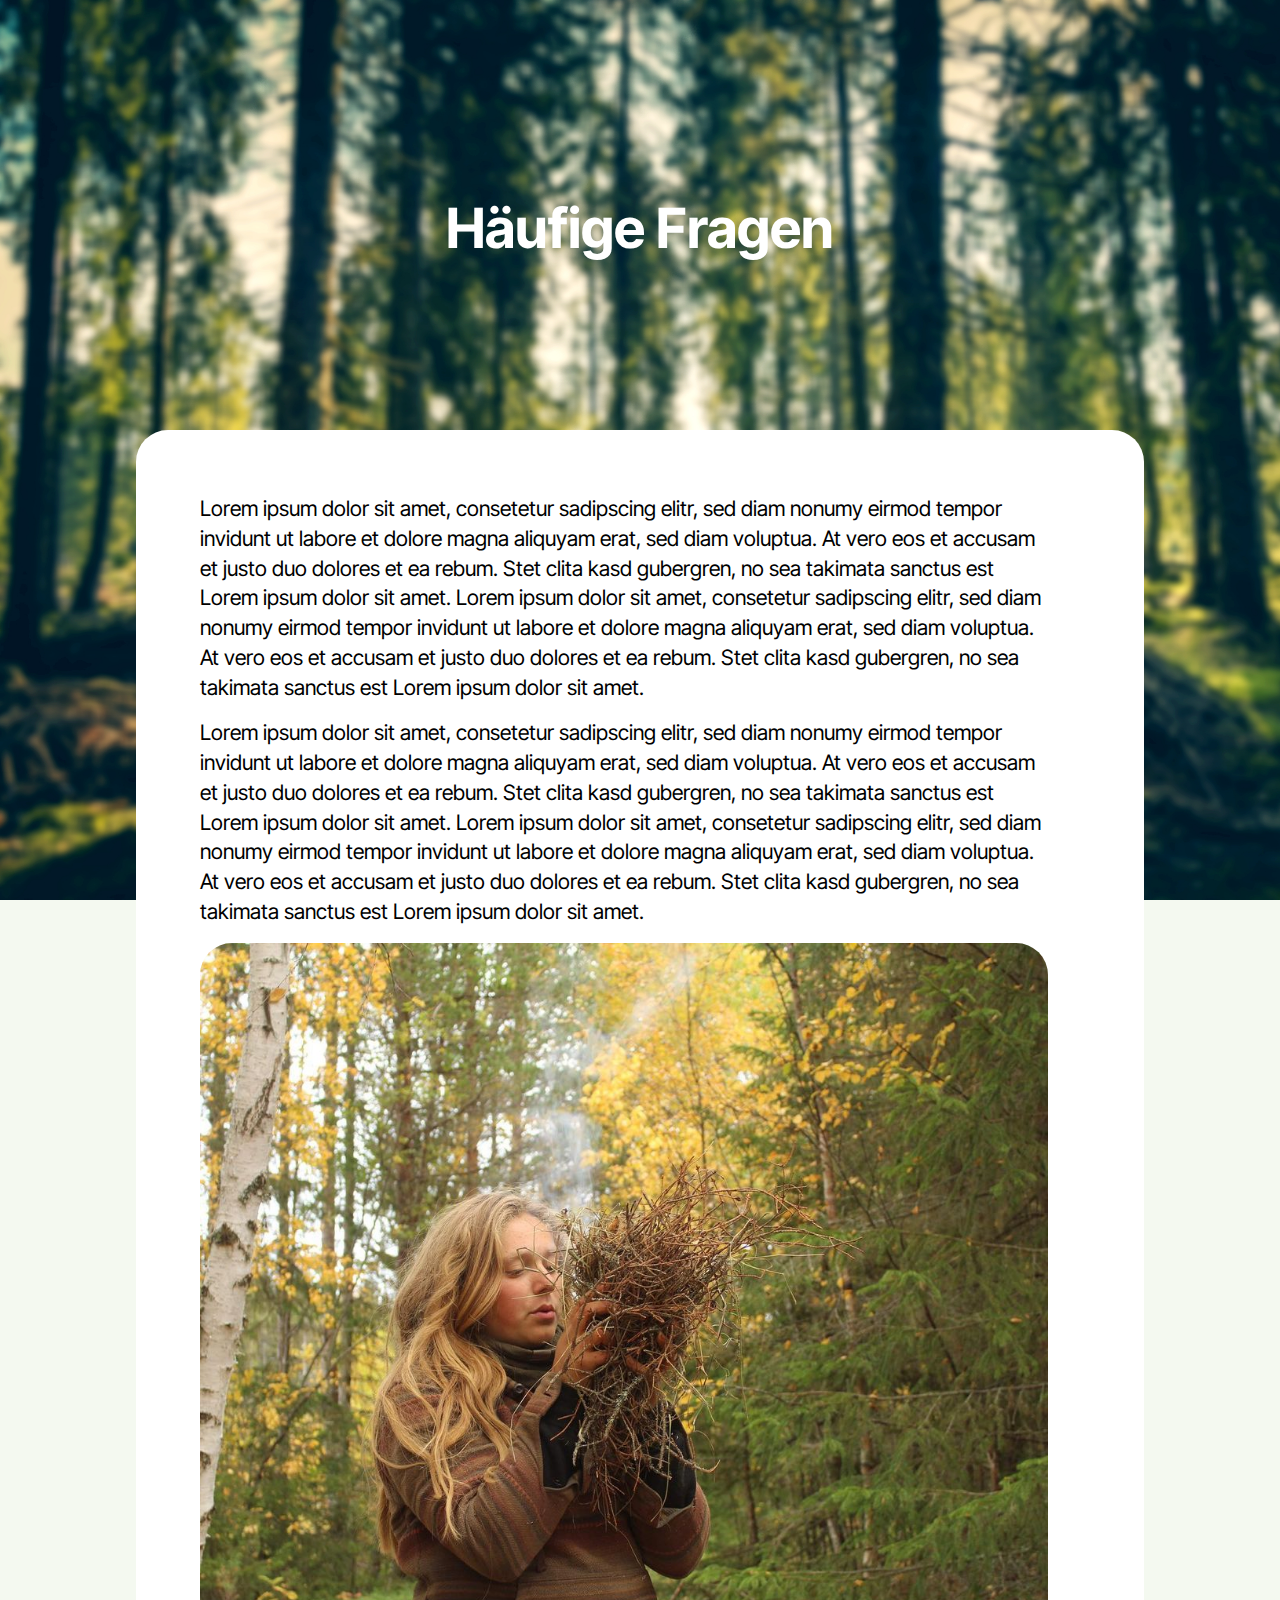
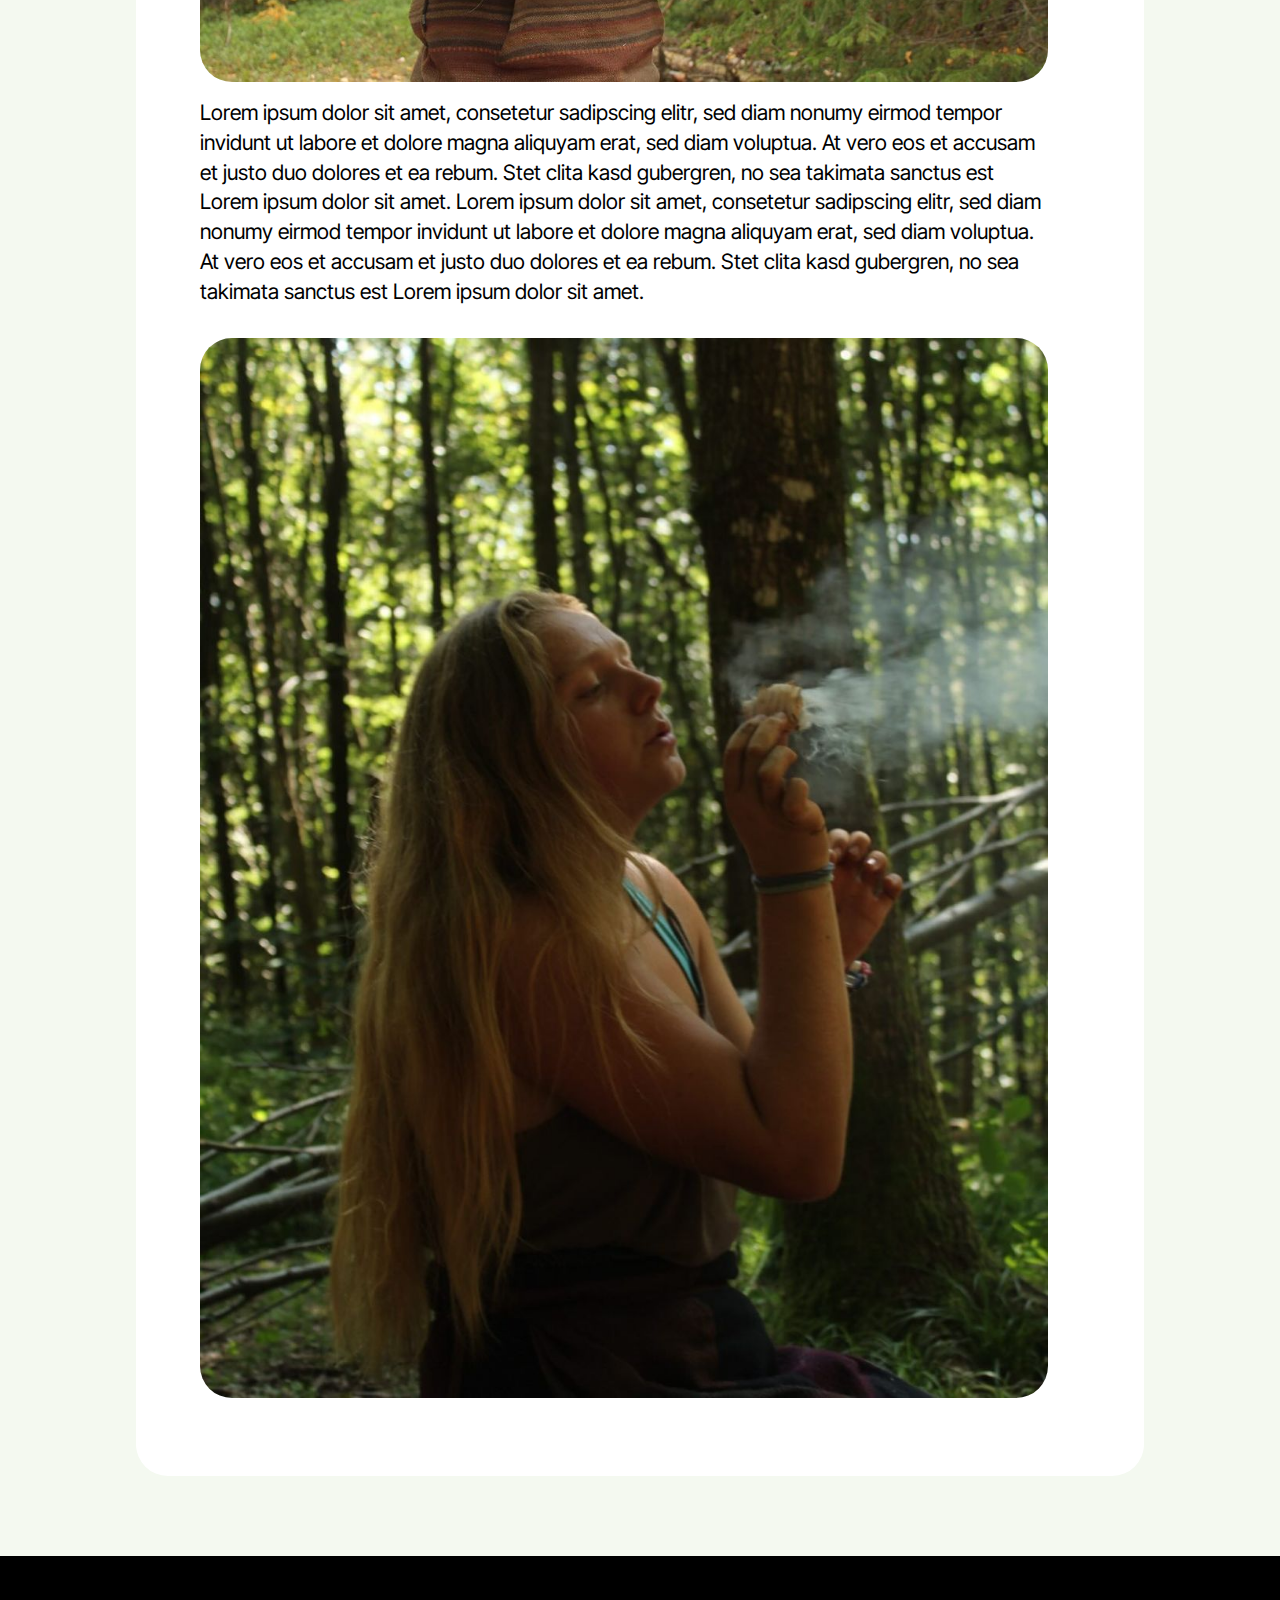
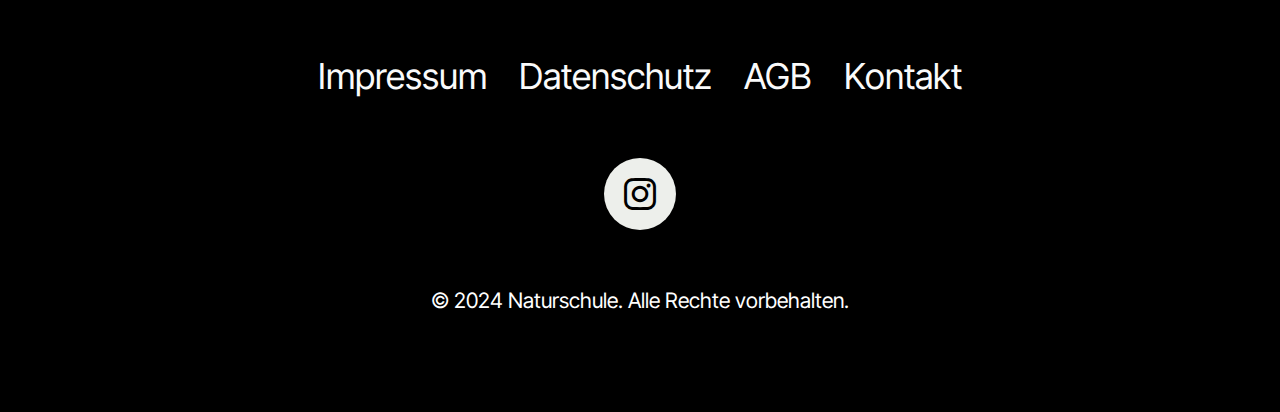
<file: Survivalschule/Code/MehrErfahren.html>
<!DOCTYPE html>
<html>
<head>
    <meta charset="UTF-8">
    <meta http-equiv="X-UA-Compatible" content="IE=edge">
    <meta name="generator" content="Mobirise v5.9.13, a.mobirise.com">
    <meta name="viewport" content="width=device-width, initial-scale=1, minimum-scale=1">
    <link rel="stylesheet" href="./styles.css">
    <link rel="shortcut icon" href="../Bilder/Website_Runa1.jpg" type="image/x-icon">
    <meta name="description" content="Entdecken Sie die faszinierende Welt der Natur mit unseren Kursen. Melden Sie sich über unseren Kalender an und folgen Sie uns auf Instagram für inspirierende Inhalte.">
    <title>Natur Kurse Anmeldung</title>
    <link rel="preload" href="https://fonts.googleapis.com/css2?family=Inter+Tight:wght@400;700&display=swap&display=swap" as="style" onload="this.onload=null;this.rel='stylesheet'">
    <noscript>
        <link rel="stylesheet" href="https://fonts.googleapis.com/css2?family=Inter+Tight:wght@400;700&display=swap&display=swap">
    </noscript>

    
    
</head>
<body>
   <section data-bs-version="5.1" class="menu menu2 cid-upeaJhN6hP" once="menu" id="menu-5-upeaJhN6hP">

        <nav class="navbar navbar-dropdown navbar-fixed-top navbar-expand-lg">
            <div class="container">
                <div class="navbar-brand">
                    <span class="navbar-logo">
                        <a href="./index.html">
                            <img src="../Bilder/Website_Runa1.jpg" alt="" style="height: 4.3rem;">
                        </a>
                    </span>
                    <span class="navbar-caption-wrap">
                        <a class="navbar-caption text-black display-4" href="./index.html">Survivalschule Gäumann</a>
                    </span>
                </div>
                <button class="navbar-toggler" type="button" data-toggle="collapse" data-bs-toggle="collapse" data-target="#navbarSupportedContent" data-bs-target="#navbarSupportedContent" aria-controls="navbarNavAltMarkup" aria-expanded="false" aria-label="Toggle navigation">
                    <div class="hamburger">
                        <span></span>
                        <span></span>
                        <span></span>
                        <span></span>
                        
                    </div>
                </button>
                
                <div class="collapse navbar-collapse" id="navbarSupportedContent">
                     
                    <ul class="navbar-nav nav-dropdown" data-app-modern-menu="true">
                       
                        <li class="nav-item">
                            <a class="nav-link link text-black display-4" href="https://www.instagram.com/runa_ga_/?hl=en"><b>Kurse</b></a>
                        </li>
                        <li class="nav-item">
                            <a class="nav-link link text-black display-4" href="./index.html" aria-expanded="false"><b>Home</b></a>
                        </li>
                        <li class="nav-item">
                             <a class="nav-link link text-black display-4" href="./MehrErfahren.html" aria-expanded="false"><b>Wer bin ich?</b></a>
                        <li class="nav-item">
                            <a class="nav-link link text-black display-4" href="https://www.instagram.com/runa_ga_/?hl=en"><b>Instagram</b></a>
                        </li>
                    </ul>

                    <div class="navbar-buttons mbr-section-btn">
                        <a class="btn btn-primary display-4" href="https://www.instagram.com/runa_ga_/?hl=en">Kurse Entdecken</a>
                    </div>
                </div>
            </div>
        </nav>
    </section>
<center>
           <div class="kursetitel">
 <div class="container">
            <div class="col-12 mb-5 content-head">
                <h3 class="mbr-section-title mbr-fonts-style align-center mb-0 display-2">
                    <div class="weiss">
                    <strong>Häufige Fragen</strong>
                </h3>
                </div>
            </div>
        </div>
    </center>
    <section data-bs-version="5.1" class="article9 cid-upeaJhQipF" id="about-us-9-upeaJhQipF">
    <div class="container">
    <div class="row justify-content-center">
      <div class="card col-md-12 col-lg-10">
        <div class="card-wrapper">
          <div class="card-content-text">
            
          <div class="row card-box align-left">
            <div class="item features-without-image col-12">
              <div class="item-wrapper">
                
                <p class="mbr-text mbr-fonts-style display-7">Lorem ipsum dolor sit amet, consetetur sadipscing elitr, sed diam nonumy eirmod tempor invidunt ut labore et dolore magna aliquyam erat, sed diam voluptua. At vero eos et accusam et justo duo dolores et ea rebum. Stet clita kasd gubergren, no sea takimata sanctus est Lorem ipsum dolor sit amet. Lorem ipsum dolor sit amet, consetetur sadipscing elitr, sed diam nonumy eirmod tempor invidunt ut labore et dolore magna aliquyam erat, sed diam voluptua. At vero eos et accusam et justo duo dolores et ea rebum. Stet clita kasd gubergren, no sea takimata sanctus est Lorem ipsum dolor sit amet.</p>
              </div>
            </div>
            <div class="item features-without-image col-12">
              <div class="item-wrapper">
                <div class="bildntext">
                <p class="mbr-text mbr-fonts-style display-7">Lorem ipsum dolor sit amet, consetetur sadipscing elitr, sed diam nonumy eirmod tempor invidunt ut labore et dolore magna aliquyam erat, sed diam voluptua. At vero eos et accusam et justo duo dolores et ea rebum. Stet clita kasd gubergren, no sea takimata sanctus est Lorem ipsum dolor sit amet. Lorem ipsum dolor sit amet, consetetur sadipscing elitr, sed diam nonumy eirmod tempor invidunt ut labore et dolore magna aliquyam erat, sed diam voluptua. At vero eos et accusam et justo duo dolores et ea rebum. Stet clita kasd gubergren, no sea takimata sanctus est Lorem ipsum dolor sit amet.</p>
                </div>
                <img class="bildntext3" src="../Bilder/308312185_789473875841420_4634072185906863369_n.jpg" alt="Mobirise Website Builder">
              </div>
            </div>
            <div class="item features-without-image col-12">
            <div class="item-wrapper">
                <p></p>
                    <p class="mbr-text mbr-fonts-style display-7">Lorem ipsum dolor sit amet, consetetur sadipscing elitr, sed diam nonumy eirmod tempor invidunt ut labore et dolore magna aliquyam erat, sed diam voluptua. At vero eos et accusam et justo duo dolores et ea rebum. Stet clita kasd gubergren, no sea takimata sanctus est Lorem ipsum dolor sit amet. Lorem ipsum dolor sit amet, consetetur sadipscing elitr, sed diam nonumy eirmod tempor invidunt ut labore et dolore magna aliquyam erat, sed diam voluptua. At vero eos et accusam et justo duo dolores et ea rebum. Stet clita kasd gubergren, no sea takimata sanctus est Lorem ipsum dolor sit amet. </p>
                
               
            </div>
            </div>
             <div class="platznachunten">
          <div class="image-wrapper d-flex justify-content-center mt-3">
           <div class="bildntext">
            <img class="bildntext3" src="../Bilder/457485098_1660797354700632_4095953736531845499_n.jpg" alt="Mobirise Website Builder">
            </div>
          </div>
          </div>
        </div>
      </div>
    </div>
    </div>
    </div>
</section>
</center>


 <section data-bs-version="5.1" class="footer3 cid-upeaJhVe6k" once="footers" id="footer-3-upeaJhVe6k">

        <div class="container">
            <div class="row">
                <div class="row-links">
                    <ul class="header-menu">

                        <li class="header-menu-item mbr-fonts-style display-5">
                            <a href="#" class="text-white">Impressum</a>
                        </li>
                        <li class="header-menu-item mbr-fonts-style display-5">
                            <a href="#" class="text-white">Datenschutz</a>
                        </li>
                        <li class="header-menu-item mbr-fonts-style display-5">
                            <a href="#" class="text-white">AGB</a>
                        </li>
                        <li class="header-menu-item mbr-fonts-style display-5">
                            <a href="#" class="text-white">Kontakt</a>
                        </li>
                    </ul>
                </div>

                <div class="col-12 mt-4">
                    <div class="social-row">
                        <div class="soc-item">
                            <a href="" target="_blank">
                                <span class="mbr-iconfont socicon-instagram socicon"></span>
                            </a>
                        </div>
                        
                       
                    </div>
                </div>
                <div class="col-12 mt-5">
                    <p class="mbr-fonts-style copyright display-7">© 2024 Naturschule. Alle Rechte vorbehalten.</p>
                </div>
            </div>
        </div>
        
    </section>
    </section>

    
   <script src="./Scripts.js"></script>
    

</body>
</html>
</file>
<file: Survivalschule/Code/styles.css>
/* Reset CSS */
* {
  margin: 0;
  padding: 0;
  box-sizing: border-box;
  
}

/* Global Styles */
body {
 background-image: url('../Bilder/Hintergrund1.jpg');
    background-size: cover; /* Bild so skalieren, dass es den gesamten Hintergrund bedeckt */
    background-repeat: no-repeat;
  font-family: 'Inter Tight', sans-serif;
  background-attachment: fixed;
 
   -ms-text-size-adjust: 100%;
  -webkit-text-size-adjust: 100%;
  -webkit-font-smoothing: antialiased;
  -moz-osx-font-smoothing: grayscale; 
  text-rendering: optimizeLegibility;
 
}

.navbar {
    display: none;
}
 
.text1 {
  text-align: center;
  font-size: 50px;
  color: #fafafa;
  font-weight: bold;
}
text2 {
  text-align: center;
  font-size: 50px;
  color: #fafafa;
  font-weight: bold;
}
.dud {
  color: #757575;
}
.loadingScreen {
    font-family: 'Inter Tight', sans-serif;
  position: absolute;
  z-index: 5;
  display: flex;
  align-items: center;
  flex-direction: column;
  justify-content: center;
  width: 100%;
  height: 100%;
  margin: 0;
  padding: 0;
  background: radial-gradient(#000000, #020202);
}

@keyframes loading {
    0% {
        max-width: 0;
    }
}
.navbar {
    opacity: 0; /* Ändere display auf opacity */
    transition: opacity 1s; /* Füge die Transition hinzu */
}


.randrund{
border-radius: 40px;
  overflow: hidden;

}

.textgleich{
        display: flex;
        justify-content: center;
        align-items: center;
}


.container {
  max-width: 1200px;
  margin: 0 auto;
  padding: 0 20px;
}

.container-fluid2 {
  position: relative;
  word-wrap: break-word;
  display: flex;
}


.seiten{
  display: flex;
  margin-right: 3%;
}

header {
  background-color: #333;
  color: #fff;
  padding: 20px 0;
}

.weiss{
  color: white;
}
.schwarz{
  color: rgb(0, 0, 0);
}

.bildntext {
display: flex;
flex-direction: row;
align-items: center;
}

.bildntext3 {
order: 1; /* Ändert die Reihenfolge, um das Bild rechts zu platzieren */
min-width: 30%;
max-width: 100%;
height: auto;
        }

.platznachoben {
  display: flex;
  margin-top: 6%;
  }
  .kursetitel{
    display: flex;
    margin-top: 15%;
    margin-bottom: 3%;
    margin-left: auto;
    margin-right: auto;
  }
  .platznachunten {
  display: flex;
  margin-bottom: 7%;
  }

  .hoverkursbild {
    transition: filter 0.4s , transform 0.4s;
  }
 .hoverallgemein{
    transition:  transform 0.4s;

 }
 .hoverallgemein:hover{   transform: scale(1.2);
 }

 
  .hoverkursbild:hover{
      filter: brightness(1.2)
              saturate(1.2)
              contrast(1.1);
              

      transform: scale(1.2);
      
  }
  .rounded {
  list-style-type: circle;
}
  .hoverkursbild2 {
    transition: filter 0.4s , transform 0.4s;
  }

  .hoverkursbild2:hover{
      filter: brightness(1.2)
              saturate(1.2)
              contrast(1.1);

              transform: scale(1.3);
  }


      
  .platzalle {
     display: flex;
  margin-bottom: 6%;
  margin-left: 13%;
  margin-right: 13%;
        justify-content: center;
        align-items: center;   
  }

    @media only screen and (max-width: 600px) {
            .bildntext {
                flex-direction: column;
            }
        }
nav ul {
  list-style-type: none;
}

nav ul li {
  display: inline;
}

nav ul li a {
  color: #fff;
  text-decoration: none;
  padding: 10px;
}

nav ul li a:hover {
  background-color: #555;
}

#hero {
  background-image: url('hero.jpg');
  background-size: cover;
  color: #fff;
  text-align: center;
  padding: 100px 0;
}

#hero h2 {
  font-size: 36px;
  margin-bottom: 20px;
}

#hero p {
  font-size: 18px;
  margin-bottom: 20px;
}

.btn {
  background-color: #333;
  color: #fff;
  padding: 10px 20px;
  text-decoration: none;
  border-radius: 5px;
  transition: background-color 0.3s;
}

.btn:hover {
  background-color: #555;
  transform: scale(1.2);
}

#kurse {
  padding: 50px 0;
}

.kurs {
  margin-bottom: 40px;
}

.kurs img {
  width: 100%;
  max-width: 300px;
  height: auto;
  margin-bottom: 20px;
}

footer {
  background-color: #333;
  color: #fff;
  text-align: center;
  padding: 20px 0;
}

 @font-face {
  font-family: 'Moririse2';
  font-display: swap;
  src:  url('mobirise2.eot?f2bix4');
  src:  url('mobirise2.eot?f2bix4#iefix') format('embedded-opentype'),
    url('mobirise2.ttf?f2bix4') format('truetype'),
    url('mobirise2.woff?f2bix4') format('woff'),
    url('mobirise2.svg?f2bix4#mobirise2') format('svg');
  font-weight: normal;
  font-style: normal;
}




@font-face {
  font-family: 'Moririse2';
  font-display: swap;
  src:  url('mobirise2.eot?f2bix4');
  src:  url('mobirise2.eot?f2bix4#iefix') format('embedded-opentype'),
    url('mobirise2.ttf?f2bix4') format('truetype'),
    url('mobirise2.woff?f2bix4') format('woff'),
    url('mobirise2.svg?f2bix4#mobirise2') format('svg');
  font-weight: normal;
  font-style: normal;
}

[class^="mobi-"], [class*=" mobi-"] {
  /* use !important to prevent issues with browser extensions that change fonts */
  font-family: 'Moririse2' !important;
  font-style: normal;
  font-weight: normal;
  font-variant: normal;
  text-transform: none;
  line-height: 1;

  /* Better Font Rendering =========== */
  -webkit-font-smoothing: antialiased;
  -moz-osx-font-smoothing: grayscale;
}

.mobi-mbri-add-submenu:before {
  content: "\e900";
}
.mobi-mbri-alert:before {
  content: "\e901";
}
.mobi-mbri-align-center:before {
  content: "\e902";
}
.mobi-mbri-align-justify:before {
  content: "\e903";
}
.mobi-mbri-align-left:before {
  content: "\e904";
}
.mobi-mbri-align-right:before {
  content: "\e905";
}
.mobi-mbri-android:before {
  content: "\e906";
}
.mobi-mbri-apple:before {
  content: "\e907";
}
.mobi-mbri-arrow-down:before {
  content: "\e908";
}
.mobi-mbri-arrow-next:before {
  content: "\e909";
}
.mobi-mbri-arrow-prev:before {
  content: "\e90a";
}
.mobi-mbri-arrow-up:before {
  content: "\e90b";
}
.mobi-mbri-bold:before {
  content: "\e90c";
}
.mobi-mbri-bookmark:before {
  content: "\e90d";
}
.mobi-mbri-bootstrap:before {
  content: "\e90e";
}
.mobi-mbri-briefcase:before {
  content: "\e90f";
}
.mobi-mbri-browse:before {
  content: "\e910";
}
.mobi-mbri-bulleted-list:before {
  content: "\e911";
}
.mobi-mbri-calendar:before {
  content: "\e912";
}
.mobi-mbri-camera:before {
  content: "\e913";
}
.mobi-mbri-cart-add:before {
  content: "\e914";
}
.mobi-mbri-cart-full:before {
  content: "\e915";
}
.mobi-mbri-cash:before {
  content: "\e916";
}
.mobi-mbri-change-style:before {
  content: "\e917";
}
.mobi-mbri-chat:before {
  content: "\e918";
}
.mobi-mbri-clock:before {
  content: "\e919";
}
.mobi-mbri-close:before {
  content: "\e91a";
}
.mobi-mbri-cloud:before {
  content: "\e91b";
}
.mobi-mbri-code:before {
  content: "\e91c";
}
.mobi-mbri-contact-form:before {
  content: "\e91d";
}
.mobi-mbri-credit-card:before {
  content: "\e91e";
}
.mobi-mbri-cursor-click:before {
  content: "\e91f";
}
.mobi-mbri-cust-feedback:before {
  content: "\e920";
}
.mobi-mbri-database:before {
  content: "\e921";
}
.mobi-mbri-delivery:before {
  content: "\e922";
}
.mobi-mbri-desktop:before {
  content: "\e923";
}
.mobi-mbri-devices:before {
  content: "\e924";
}
.mobi-mbri-down:before {
  content: "\e925";
}
.mobi-mbri-download-2:before {
  content: "\e926";
}
.mobi-mbri-download:before {
  content: "\e927";
}
.mobi-mbri-drag-n-drop-2:before {
  content: "\e928";
}
.mobi-mbri-drag-n-drop:before {
  content: "\e929";
}
.mobi-mbri-edit-2:before {
  content: "\e92a";
}
.mobi-mbri-edit:before {
  content: "\e92b";
}
.mobi-mbri-error:before {
  content: "\e92c";
}
.mobi-mbri-extension:before {
  content: "\e92d";
}
.mobi-mbri-features:before {
  content: "\e92e";
}
.mobi-mbri-file:before {
  content: "\e92f";
}
.mobi-mbri-flag:before {
  content: "\e930";
}
.mobi-mbri-folder:before {
  content: "\e931";
}
.mobi-mbri-gift:before {
  content: "\e932";
}
.mobi-mbri-github:before {
  content: "\e933";
}
.mobi-mbri-globe-2:before {
  content: "\e934";
}
.mobi-mbri-globe:before {
  content: "\e935";
}
.mobi-mbri-growing-chart:before {
  content: "\e936";
}
.mobi-mbri-hearth:before {
  content: "\e937";
}
.mobi-mbri-help:before {
  content: "\e938";
}
.mobi-mbri-home:before {
  content: "\e939";
}
.mobi-mbri-hot-cup:before {
  content: "\e93a";
}
.mobi-mbri-idea:before {
  content: "\e93b";
}
.mobi-mbri-image-gallery:before {
  content: "\e93c";
}
.mobi-mbri-image-slider:before {
  content: "\e93d";
}
.mobi-mbri-info:before {
  content: "\e93e";
}
.mobi-mbri-italic:before {
  content: "\e93f";
}
.mobi-mbri-key:before {
  content: "\e940";
}
.mobi-mbri-laptop:before {
  content: "\e941";
}
.mobi-mbri-layers:before {
  content: "\e942";
}
.mobi-mbri-left-right:before {
  content: "\e943";
}
.mobi-mbri-left:before {
  content: "\e944";
}
.mobi-mbri-letter:before {
  content: "\e945";
}
.mobi-mbri-like:before {
  content: "\e946";
}
.mobi-mbri-link:before {
  content: "\e947";
}
.mobi-mbri-lock:before {
  content: "\e948";
}
.mobi-mbri-login:before {
  content: "\e949";
}
.mobi-mbri-logout:before {
  content: "\e94a";
}
.mobi-mbri-magic-stick:before {
  content: "\e94b";
}
.mobi-mbri-map-pin:before {
  content: "\e94c";
}
.mobi-mbri-menu:before {
  content: "\e94d";
}
.mobi-mbri-mobile-2:before {
  content: "\e94e";
}
.mobi-mbri-mobile-horizontal:before {
  content: "\e94f";
}
.mobi-mbri-mobile:before {
  content: "\e950";
}
.mobi-mbri-mobirise:before {
  content: "\e951";
}
.mobi-mbri-more-horizontal:before {
  content: "\e952";
}
.mobi-mbri-more-vertical:before {
  content: "\e953";
}
.mobi-mbri-music:before {
  content: "\e954";
}
.mobi-mbri-new-file:before {
  content: "\e955";
}
.mobi-mbri-numbered-list:before {
  content: "\e956";
}
.mobi-mbri-opened-folder:before {
  content: "\e957";
}
.mobi-mbri-pages:before {
  content: "\e958";
}
.mobi-mbri-paper-plane:before {
  content: "\e959";
}
.mobi-mbri-paperclip:before {
  content: "\e95a";
}
.mobi-mbri-phone:before {
  content: "\e95b";
}
.mobi-mbri-photo:before {
  content: "\e95c";
}
.mobi-mbri-photos:before {
  content: "\e95d";
}
.mobi-mbri-pin:before {
  content: "\e95e";
}
.mobi-mbri-play:before {
  content: "\e95f";
}
.mobi-mbri-plus:before {
  content: "\e960";
}
.mobi-mbri-preview:before {
  content: "\e961";
}
.mobi-mbri-print:before {
  content: "\e962";
}
.mobi-mbri-protect:before {
  content: "\e963";
}
.mobi-mbri-question:before {
  content: "\e964";
}
.mobi-mbri-quote-left:before {
  content: "\e965";
}
.mobi-mbri-quote-right:before {
  content: "\e966";
}
.mobi-mbri-redo:before {
  content: "\e967";
}
.mobi-mbri-refresh:before {
  content: "\e968";
}
.mobi-mbri-responsive-2:before {
  content: "\e969";
}
.mobi-mbri-responsive:before {
  content: "\e96a";
}
.mobi-mbri-right:before {
  content: "\e96b";
}
.mobi-mbri-rocket:before {
  content: "\e96c";
}
.mobi-mbri-sad-face:before {
  content: "\e96d";
}
.mobi-mbri-sale:before {
  content: "\e96e";
}
.mobi-mbri-save:before {
  content: "\e96f";
}
.mobi-mbri-search:before {
  content: "\e970";
}
.mobi-mbri-setting-2:before {
  content: "\e971";
}
.mobi-mbri-setting-3:before {
  content: "\e972";
}
.mobi-mbri-setting:before {
  content: "\e973";
}
.mobi-mbri-share:before {
  content: "\e974";
}
.mobi-mbri-shopping-bag:before {
  content: "\e975";
}
.mobi-mbri-shopping-basket:before {
  content: "\e976";
}
.mobi-mbri-shopping-cart:before {
  content: "\e977";
}
.mobi-mbri-sites:before {
  content: "\e978";
}
.mobi-mbri-smile-face:before {
  content: "\e979";
}
.mobi-mbri-speed:before {
  content: "\e97a";
}
.mobi-mbri-star:before {
  content: "\e97b";
}
.mobi-mbri-success:before {
  content: "\e97c";
}
.mobi-mbri-sun:before {
  content: "\e97d";
}
.mobi-mbri-sun2:before {
  content: "\e97e";
}
.mobi-mbri-tablet-vertical:before {
  content: "\e97f";
}
.mobi-mbri-tablet:before {
  content: "\e980";
}
.mobi-mbri-target:before {
  content: "\e981";
}
.mobi-mbri-timer:before {
  content: "\e982";
}
.mobi-mbri-to-ftp:before {
  content: "\e983";
}
.mobi-mbri-to-local-drive:before {
  content: "\e984";
}
.mobi-mbri-touch-swipe:before {
  content: "\e985";
}
.mobi-mbri-touch:before {
  content: "\e986";
}
.mobi-mbri-trash:before {
  content: "\e987";
}
.mobi-mbri-underline:before {
  content: "\e988";
}
.mobi-mbri-undo:before {
  content: "\e989";
}
.mobi-mbri-unlink:before {
  content: "\e98a";
}
.mobi-mbri-unlock:before {
  content: "\e98b";
}
.mobi-mbri-up-down:before {
  content: "\e98c";
}
.mobi-mbri-up:before {
  content: "\e98d";
}
.mobi-mbri-update:before {
  content: "\e98e";
}
.mobi-mbri-upload-2:before {
  content: "\e98f";
}
.mobi-mbri-upload:before {
  content: "\e990";
}
.mobi-mbri-user-2:before {
  content: "\e991";
}
.mobi-mbri-user:before {
  content: "\e992";
}
.mobi-mbri-users:before {
  content: "\e993";
}
.mobi-mbri-video-play:before {
  content: "\e994";
}
.mobi-mbri-video:before {
  content: "\e995";
}
.mobi-mbri-watch:before {
  content: "\e996";
}
.mobi-mbri-website-theme-2:before {
  content: "\e997";
}
.mobi-mbri-website-theme:before {
  content: "\e998";
}
.mobi-mbri-wifi:before {
  content: "\e999";
}
.mobi-mbri-windows:before {
  content: "\e99a";
}
.mobi-mbri-zoom-in:before {
  content: "\e99b";
}
.mobi-mbri-zoom-out:before {
  content: "\e99c";
}
/*!
 * Bootstrap v5.0.1 (https://getbootstrap.com/)
 * Copyright 2011-2021 The Bootstrap Authors
 * Copyright 2011-2021 Twitter, Inc.
 * Licensed under MIT (https://github.com/twbs/bootstrap/blob/main/LICENSE)
 */:root{--bs-blue:#0d6efd;--bs-indigo:#6610f2;--bs-purple:#6f42c1;--bs-pink:#d63384;--bs-red:#dc3545;--bs-orange:#fd7e14;--bs-yellow:#ffc107;--bs-green:#198754;--bs-teal:#20c997;--bs-cyan:#0dcaf0;--bs-white:#fff;--bs-gray:#6c757d;--bs-gray-dark:#343a40;--bs-primary:#0d6efd;--bs-secondary:#6c757d;--bs-success:#198754;--bs-info:#0dcaf0;--bs-warning:#ffc107;--bs-danger:#dc3545;--bs-light:#f8f9fa;--bs-dark:#212529;--bs-font-sans-serif:system-ui,-apple-system,"Segoe UI",Roboto,"Helvetica Neue",Arial,"Noto Sans","Liberation Sans",sans-serif,"Apple Color Emoji","Segoe UI Emoji","Segoe UI Symbol","Noto Color Emoji";--bs-font-monospace:SFMono-Regular,Menlo,Monaco,Consolas,"Liberation Mono","Courier New",monospace;--bs-gradient:linear-gradient(180deg, rgba(255, 255, 255, 0.15), rgba(255, 255, 255, 0))}*,::after,::before{box-sizing:border-box}@media (prefers-reduced-motion:no-preference){:root{scroll-behavior:smooth}}body{margin:0;font-family:var(--bs-font-sans-serif);font-size:1rem;font-weight:400;line-height:1.5;color:#212529;background-color:#fff;-webkit-text-size-adjust:100%;-webkit-tap-highlight-color:transparent}hr{margin:1rem 0;color:inherit;background-color:currentColor;border:0;opacity:.25}hr:not([size]){height:1px}.h1,.h2,.h3,.h4,.h5,.h6,h1,h2,h3,h4,h5,h6{margin-top:0;margin-bottom:.5rem;font-weight:500;line-height:1.2}.h1,h1{font-size:calc(1.375rem + 1.5vw)}@media (min-width:1200px){.h1,h1{font-size:2.5rem}}.h2,h2{font-size:calc(1.325rem + .9vw)}@media (min-width:1200px){.h2,h2{font-size:2rem}}.h3,h3{font-size:calc(1.3rem + .6vw)}@media (min-width:1200px){.h3,h3{font-size:1.75rem}}.h4,h4{font-size:calc(1.275rem + .3vw)}@media (min-width:1200px){.h4,h4{font-size:1.5rem}}.h5,h5{font-size:1.25rem}.h6,h6{font-size:1rem}p{margin-top:0;margin-bottom:1rem}abbr[data-bs-original-title],abbr[title]{-webkit-text-decoration:underline dotted;text-decoration:underline dotted;cursor:help;-webkit-text-decoration-skip-ink:none;text-decoration-skip-ink:none}address{margin-bottom:1rem;font-style:normal;line-height:inherit}ol,ul{padding-left:2rem}dl,ol,ul{margin-top:0;margin-bottom:1rem}ol ol,ol ul,ul ol,ul ul{margin-bottom:0}dt{font-weight:700}dd{margin-bottom:.5rem;margin-left:0}blockquote{margin:0 0 1rem}b,strong{font-weight:bolder}.small,small{font-size:.875em}.mark,mark{padding:.2em;background-color:#fcf8e3}sub,sup{position:relative;font-size:.75em;line-height:0;vertical-align:baseline}sub{bottom:-.25em}sup{top:-.5em}a{color:#0d6efd;text-decoration:underline}a:hover{color:#0a58ca}a:not([href]):not([class]),a:not([href]):not([class]):hover{color:inherit;text-decoration:none}code,kbd,pre,samp{font-family:var(--bs-font-monospace);font-size:1em;direction:ltr;unicode-bidi:bidi-override}pre{display:block;margin-top:0;margin-bottom:1rem;overflow:auto;font-size:.875em}pre code{font-size:inherit;color:inherit;word-break:normal}code{font-size:.875em;color:#d63384;word-wrap:break-word}a>code{color:inherit}kbd{padding:.2rem .4rem;font-size:.875em;color:#fff;background-color:#212529;border-radius:.2rem}kbd kbd{padding:0;font-size:1em;font-weight:700}figure{margin:0 0 1rem}img,svg{vertical-align:middle}table{caption-side:bottom;border-collapse:collapse}caption{padding-top:.5rem;padding-bottom:.5rem;color:#6c757d;text-align:left}th{text-align:inherit;text-align:-webkit-match-parent}tbody,td,tfoot,th,thead,tr{border-color:inherit;border-style:solid;border-width:0}label{display:inline-block}button{border-radius:0}button:focus:not(:focus-visible){outline:0}button,input,optgroup,select,textarea{margin:0;font-family:inherit;font-size:inherit;line-height:inherit}button,select{text-transform:none}[role=button]{cursor:pointer}select{word-wrap:normal}select:disabled{opacity:1}[list]::-webkit-calendar-picker-indicator{display:none}[type=button],[type=reset],[type=submit],button{-webkit-appearance:button}[type=button]:not(:disabled),[type=reset]:not(:disabled),[type=submit]:not(:disabled),button:not(:disabled){cursor:pointer}::-moz-focus-inner{padding:0;border-style:none}textarea{resize:vertical}fieldset{min-width:0;padding:0;margin:0;border:0}legend{float:left;width:100%;padding:0;margin-bottom:.5rem;font-size:calc(1.275rem + .3vw);line-height:inherit}@media (min-width:1200px){legend{font-size:1.5rem}}legend+*{clear:left}::-webkit-datetime-edit-day-field,::-webkit-datetime-edit-fields-wrapper,::-webkit-datetime-edit-hour-field,::-webkit-datetime-edit-minute,::-webkit-datetime-edit-month-field,::-webkit-datetime-edit-text,::-webkit-datetime-edit-year-field{padding:0}::-webkit-inner-spin-button{height:auto}[type=search]{outline-offset:-2px;-webkit-appearance:textfield}::-webkit-search-decoration{-webkit-appearance:none}::-webkit-color-swatch-wrapper{padding:0}::file-selector-button{font:inherit}::-webkit-file-upload-button{font:inherit;-webkit-appearance:button}output{display:inline-block}iframe{border:0}summary{display:list-item;cursor:pointer}progress{vertical-align:baseline}[hidden]{display:none!important}.lead{font-size:1.25rem;font-weight:300}.display-1{font-size:calc(1.625rem + 4.5vw);font-weight:300;line-height:1.2}@media (min-width:1200px){.display-1{font-size:5rem}}.display-2{font-size:calc(1.575rem + 3.9vw);font-weight:300;line-height:1.2}@media (min-width:1200px){.display-2{font-size:4.5rem}}.display-3{font-size:calc(1.525rem + 3.3vw);font-weight:300;line-height:1.2}@media (min-width:1200px){.display-3{font-size:4rem}}.display-4{font-size:calc(1.475rem + 2.7vw);font-weight:300;line-height:1.2}@media (min-width:1200px){.display-4{font-size:3.5rem}}.display-5{font-size:calc(1.425rem + 2.1vw);font-weight:300;line-height:1.2}@media (min-width:1200px){.display-5{font-size:3rem}}.display-6{font-size:calc(1.375rem + 1.5vw);font-weight:300;line-height:1.2}@media (min-width:1200px){.display-6{font-size:2.5rem}}.list-unstyled{padding-left:0;list-style:none}.list-inline{padding-left:0;list-style:none}.list-inline-item{display:inline-block}.list-inline-item:not(:last-child){margin-right:.5rem}.initialism{font-size:.875em;text-transform:uppercase}.blockquote{margin-bottom:1rem;font-size:1.25rem}.blockquote>:last-child{margin-bottom:0}.blockquote-footer{margin-top:-1rem;margin-bottom:1rem;font-size:.875em;color:#6c757d}.blockquote-footer::before{content:"— "}.img-fluid{max-width:100%;height:auto}.img-thumbnail{padding:.25rem;background-color:#fff;border:1px solid #dee2e6;border-radius:.25rem;max-width:100%;height:auto}.figure{display:inline-block}.figure-img{margin-bottom:.5rem;line-height:1}.figure-caption{font-size:.875em;color:#6c757d}.container,.container-fluid,.container-lg,.container-md,.container-sm,.container-xl,.container-xxl{width:100%;padding-right:var(--bs-gutter-x,.75rem);padding-left:var(--bs-gutter-x,.75rem);margin-right:auto;margin-left:auto}@media (min-width:576px){.container,.container-sm{max-width:540px}}@media (min-width:768px){.container,.container-md,.container-sm{max-width:720px}}@media (min-width:992px){.container,.container-lg,.container-md,.container-sm{max-width:960px}}@media (min-width:1200px){.container,.container-lg,.container-md,.container-sm,.container-xl{max-width:1140px}}@media (min-width:1400px){.container,.container-lg,.container-md,.container-sm,.container-xl,.container-xxl{max-width:1320px}}.row{--bs-gutter-x:1.5rem;--bs-gutter-y:0;display:flex;flex-wrap:wrap;margin-top:calc(var(--bs-gutter-y) * -1);margin-right:calc(var(--bs-gutter-x)/ -2);margin-left:calc(var(--bs-gutter-x)/ -2)}.row>*{flex-shrink:0;width:100%;max-width:100%;padding-right:calc(var(--bs-gutter-x)/ 2);padding-left:calc(var(--bs-gutter-x)/ 2);margin-top:var(--bs-gutter-y)}.col{flex:1 0 0%}.row-cols-auto>*{flex:0 0 auto;width:auto}.row-cols-1>*{flex:0 0 auto;width:100%}.row-cols-2>*{flex:0 0 auto;width:50%}.row-cols-3>*{flex:0 0 auto;width:33.3333333333%}.row-cols-4>*{flex:0 0 auto;width:25%}.row-cols-5>*{flex:0 0 auto;width:20%}.row-cols-6>*{flex:0 0 auto;width:16.6666666667%}.col-auto{flex:0 0 auto;width:auto}.col-1{flex:0 0 auto;width:8.3333333333%}.col-2{flex:0 0 auto;width:16.6666666667%}.col-3{flex:0 0 auto;width:25%}.col-4{flex:0 0 auto;width:33.3333333333%}.col-5{flex:0 0 auto;width:41.6666666667%}.col-6{flex:0 0 auto;width:50%}.col-7{flex:0 0 auto;width:58.3333333333%}.col-8{flex:0 0 auto;width:66.6666666667%}.col-9{flex:0 0 auto;width:75%}.col-10{flex:0 0 auto;width:83.3333333333%}.col-11{flex:0 0 auto;width:91.6666666667%}.col-12{flex:0 0 auto;width:100%}.offset-1{margin-left:8.3333333333%}.offset-2{margin-left:16.6666666667%}.offset-3{margin-left:25%}.offset-4{margin-left:33.3333333333%}.offset-5{margin-left:41.6666666667%}.offset-6{margin-left:50%}.offset-7{margin-left:58.3333333333%}.offset-8{margin-left:66.6666666667%}.offset-9{margin-left:75%}.offset-10{margin-left:83.3333333333%}.offset-11{margin-left:91.6666666667%}.g-0,.gx-0{--bs-gutter-x:0}.g-0,.gy-0{--bs-gutter-y:0}.g-1,.gx-1{--bs-gutter-x:0.25rem}.g-1,.gy-1{--bs-gutter-y:0.25rem}.g-2,.gx-2{--bs-gutter-x:0.5rem}.g-2,.gy-2{--bs-gutter-y:0.5rem}.g-3,.gx-3{--bs-gutter-x:1rem}.g-3,.gy-3{--bs-gutter-y:1rem}.g-4,.gx-4{--bs-gutter-x:1.5rem}.g-4,.gy-4{--bs-gutter-y:1.5rem}.g-5,.gx-5{--bs-gutter-x:3rem}.g-5,.gy-5{--bs-gutter-y:3rem}@media (min-width:576px){.col-sm{flex:1 0 0%}.row-cols-sm-auto>*{flex:0 0 auto;width:auto}.row-cols-sm-1>*{flex:0 0 auto;width:100%}.row-cols-sm-2>*{flex:0 0 auto;width:50%}.row-cols-sm-3>*{flex:0 0 auto;width:33.3333333333%}.row-cols-sm-4>*{flex:0 0 auto;width:25%}.row-cols-sm-5>*{flex:0 0 auto;width:20%}.row-cols-sm-6>*{flex:0 0 auto;width:16.6666666667%}.col-sm-auto{flex:0 0 auto;width:auto}.col-sm-1{flex:0 0 auto;width:8.3333333333%}.col-sm-2{flex:0 0 auto;width:16.6666666667%}.col-sm-3{flex:0 0 auto;width:25%}.col-sm-4{flex:0 0 auto;width:33.3333333333%}.col-sm-5{flex:0 0 auto;width:41.6666666667%}.col-sm-6{flex:0 0 auto;width:50%}.col-sm-7{flex:0 0 auto;width:58.3333333333%}.col-sm-8{flex:0 0 auto;width:66.6666666667%}.col-sm-9{flex:0 0 auto;width:75%}.col-sm-10{flex:0 0 auto;width:83.3333333333%}.col-sm-11{flex:0 0 auto;width:91.6666666667%}.col-sm-12{flex:0 0 auto;width:100%}.offset-sm-0{margin-left:0}.offset-sm-1{margin-left:8.3333333333%}.offset-sm-2{margin-left:16.6666666667%}.offset-sm-3{margin-left:25%}.offset-sm-4{margin-left:33.3333333333%}.offset-sm-5{margin-left:41.6666666667%}.offset-sm-6{margin-left:50%}.offset-sm-7{margin-left:58.3333333333%}.offset-sm-8{margin-left:66.6666666667%}.offset-sm-9{margin-left:75%}.offset-sm-10{margin-left:83.3333333333%}.offset-sm-11{margin-left:91.6666666667%}.g-sm-0,.gx-sm-0{--bs-gutter-x:0}.g-sm-0,.gy-sm-0{--bs-gutter-y:0}.g-sm-1,.gx-sm-1{--bs-gutter-x:0.25rem}.g-sm-1,.gy-sm-1{--bs-gutter-y:0.25rem}.g-sm-2,.gx-sm-2{--bs-gutter-x:0.5rem}.g-sm-2,.gy-sm-2{--bs-gutter-y:0.5rem}.g-sm-3,.gx-sm-3{--bs-gutter-x:1rem}.g-sm-3,.gy-sm-3{--bs-gutter-y:1rem}.g-sm-4,.gx-sm-4{--bs-gutter-x:1.5rem}.g-sm-4,.gy-sm-4{--bs-gutter-y:1.5rem}.g-sm-5,.gx-sm-5{--bs-gutter-x:3rem}.g-sm-5,.gy-sm-5{--bs-gutter-y:3rem}}@media (min-width:768px){.col-md{flex:1 0 0%}.row-cols-md-auto>*{flex:0 0 auto;width:auto}.row-cols-md-1>*{flex:0 0 auto;width:100%}.row-cols-md-2>*{flex:0 0 auto;width:50%}.row-cols-md-3>*{flex:0 0 auto;width:33.3333333333%}.row-cols-md-4>*{flex:0 0 auto;width:25%}.row-cols-md-5>*{flex:0 0 auto;width:20%}.row-cols-md-6>*{flex:0 0 auto;width:16.6666666667%}.col-md-auto{flex:0 0 auto;width:auto}.col-md-1{flex:0 0 auto;width:8.3333333333%}.col-md-2{flex:0 0 auto;width:16.6666666667%}.col-md-3{flex:0 0 auto;width:25%}.col-md-4{flex:0 0 auto;width:33.3333333333%}.col-md-5{flex:0 0 auto;width:41.6666666667%}.col-md-6{flex:0 0 auto;width:50%}.col-md-7{flex:0 0 auto;width:58.3333333333%}.col-md-8{flex:0 0 auto;width:66.6666666667%}.col-md-9{flex:0 0 auto;width:75%}.col-md-10{flex:0 0 auto;width:83.3333333333%}.col-md-11{flex:0 0 auto;width:91.6666666667%}.col-md-12{flex:0 0 auto;width:100%}.offset-md-0{margin-left:0}.offset-md-1{margin-left:8.3333333333%}.offset-md-2{margin-left:16.6666666667%}.offset-md-3{margin-left:25%}.offset-md-4{margin-left:33.3333333333%}.offset-md-5{margin-left:41.6666666667%}.offset-md-6{margin-left:50%}.offset-md-7{margin-left:58.3333333333%}.offset-md-8{margin-left:66.6666666667%}.offset-md-9{margin-left:75%}.offset-md-10{margin-left:83.3333333333%}.offset-md-11{margin-left:91.6666666667%}.g-md-0,.gx-md-0{--bs-gutter-x:0}.g-md-0,.gy-md-0{--bs-gutter-y:0}.g-md-1,.gx-md-1{--bs-gutter-x:0.25rem}.g-md-1,.gy-md-1{--bs-gutter-y:0.25rem}.g-md-2,.gx-md-2{--bs-gutter-x:0.5rem}.g-md-2,.gy-md-2{--bs-gutter-y:0.5rem}.g-md-3,.gx-md-3{--bs-gutter-x:1rem}.g-md-3,.gy-md-3{--bs-gutter-y:1rem}.g-md-4,.gx-md-4{--bs-gutter-x:1.5rem}.g-md-4,.gy-md-4{--bs-gutter-y:1.5rem}.g-md-5,.gx-md-5{--bs-gutter-x:3rem}.g-md-5,.gy-md-5{--bs-gutter-y:3rem}}@media (min-width:992px){.col-lg{flex:1 0 0%}.row-cols-lg-auto>*{flex:0 0 auto;width:auto}.row-cols-lg-1>*{flex:0 0 auto;width:100%}.row-cols-lg-2>*{flex:0 0 auto;width:50%}.row-cols-lg-3>*{flex:0 0 auto;width:33.3333333333%}.row-cols-lg-4>*{flex:0 0 auto;width:25%}.row-cols-lg-5>*{flex:0 0 auto;width:20%}.row-cols-lg-6>*{flex:0 0 auto;width:16.6666666667%}.col-lg-auto{flex:0 0 auto;width:auto}.col-lg-1{flex:0 0 auto;width:8.3333333333%}.col-lg-2{flex:0 0 auto;width:16.6666666667%}.col-lg-3{flex:0 0 auto;width:25%}.col-lg-4{flex:0 0 auto;width:33.3333333333%}.col-lg-5{flex:0 0 auto;width:41.6666666667%}.col-lg-6{flex:0 0 auto;width:50%}.col-lg-7{flex:0 0 auto;width:58.3333333333%}.col-lg-8{flex:0 0 auto;width:66.6666666667%}.col-lg-9{flex:0 0 auto;width:75%}.col-lg-10{flex:0 0 auto;width:83.3333333333%}.col-lg-11{flex:0 0 auto;width:91.6666666667%}.col-lg-12{flex:0 0 auto;width:100%}.offset-lg-0{margin-left:0}.offset-lg-1{margin-left:8.3333333333%}.offset-lg-2{margin-left:16.6666666667%}.offset-lg-3{margin-left:25%}.offset-lg-4{margin-left:33.3333333333%}.offset-lg-5{margin-left:41.6666666667%}.offset-lg-6{margin-left:50%}.offset-lg-7{margin-left:58.3333333333%}.offset-lg-8{margin-left:66.6666666667%}.offset-lg-9{margin-left:75%}.offset-lg-10{margin-left:83.3333333333%}.offset-lg-11{margin-left:91.6666666667%}.g-lg-0,.gx-lg-0{--bs-gutter-x:0}.g-lg-0,.gy-lg-0{--bs-gutter-y:0}.g-lg-1,.gx-lg-1{--bs-gutter-x:0.25rem}.g-lg-1,.gy-lg-1{--bs-gutter-y:0.25rem}.g-lg-2,.gx-lg-2{--bs-gutter-x:0.5rem}.g-lg-2,.gy-lg-2{--bs-gutter-y:0.5rem}.g-lg-3,.gx-lg-3{--bs-gutter-x:1rem}.g-lg-3,.gy-lg-3{--bs-gutter-y:1rem}.g-lg-4,.gx-lg-4{--bs-gutter-x:1.5rem}.g-lg-4,.gy-lg-4{--bs-gutter-y:1.5rem}.g-lg-5,.gx-lg-5{--bs-gutter-x:3rem}.g-lg-5,.gy-lg-5{--bs-gutter-y:3rem}}@media (min-width:1200px){.col-xl{flex:1 0 0%}.row-cols-xl-auto>*{flex:0 0 auto;width:auto}.row-cols-xl-1>*{flex:0 0 auto;width:100%}.row-cols-xl-2>*{flex:0 0 auto;width:50%}.row-cols-xl-3>*{flex:0 0 auto;width:33.3333333333%}.row-cols-xl-4>*{flex:0 0 auto;width:25%}.row-cols-xl-5>*{flex:0 0 auto;width:20%}.row-cols-xl-6>*{flex:0 0 auto;width:16.6666666667%}.col-xl-auto{flex:0 0 auto;width:auto}.col-xl-1{flex:0 0 auto;width:8.3333333333%}.col-xl-2{flex:0 0 auto;width:16.6666666667%}.col-xl-3{flex:0 0 auto;width:25%}.col-xl-4{flex:0 0 auto;width:33.3333333333%}.col-xl-5{flex:0 0 auto;width:41.6666666667%}.col-xl-6{flex:0 0 auto;width:50%}.col-xl-7{flex:0 0 auto;width:58.3333333333%}.col-xl-8{flex:0 0 auto;width:66.6666666667%}.col-xl-9{flex:0 0 auto;width:75%}.col-xl-10{flex:0 0 auto;width:83.3333333333%}.col-xl-11{flex:0 0 auto;width:91.6666666667%}.col-xl-12{flex:0 0 auto;width:100%}.offset-xl-0{margin-left:0}.offset-xl-1{margin-left:8.3333333333%}.offset-xl-2{margin-left:16.6666666667%}.offset-xl-3{margin-left:25%}.offset-xl-4{margin-left:33.3333333333%}.offset-xl-5{margin-left:41.6666666667%}.offset-xl-6{margin-left:50%}.offset-xl-7{margin-left:58.3333333333%}.offset-xl-8{margin-left:66.6666666667%}.offset-xl-9{margin-left:75%}.offset-xl-10{margin-left:83.3333333333%}.offset-xl-11{margin-left:91.6666666667%}.g-xl-0,.gx-xl-0{--bs-gutter-x:0}.g-xl-0,.gy-xl-0{--bs-gutter-y:0}.g-xl-1,.gx-xl-1{--bs-gutter-x:0.25rem}.g-xl-1,.gy-xl-1{--bs-gutter-y:0.25rem}.g-xl-2,.gx-xl-2{--bs-gutter-x:0.5rem}.g-xl-2,.gy-xl-2{--bs-gutter-y:0.5rem}.g-xl-3,.gx-xl-3{--bs-gutter-x:1rem}.g-xl-3,.gy-xl-3{--bs-gutter-y:1rem}.g-xl-4,.gx-xl-4{--bs-gutter-x:1.5rem}.g-xl-4,.gy-xl-4{--bs-gutter-y:1.5rem}.g-xl-5,.gx-xl-5{--bs-gutter-x:3rem}.g-xl-5,.gy-xl-5{--bs-gutter-y:3rem}}@media (min-width:1400px){.col-xxl{flex:1 0 0%}.row-cols-xxl-auto>*{flex:0 0 auto;width:auto}.row-cols-xxl-1>*{flex:0 0 auto;width:100%}.row-cols-xxl-2>*{flex:0 0 auto;width:50%}.row-cols-xxl-3>*{flex:0 0 auto;width:33.3333333333%}.row-cols-xxl-4>*{flex:0 0 auto;width:25%}.row-cols-xxl-5>*{flex:0 0 auto;width:20%}.row-cols-xxl-6>*{flex:0 0 auto;width:16.6666666667%}.col-xxl-auto{flex:0 0 auto;width:auto}.col-xxl-1{flex:0 0 auto;width:8.3333333333%}.col-xxl-2{flex:0 0 auto;width:16.6666666667%}.col-xxl-3{flex:0 0 auto;width:25%}.col-xxl-4{flex:0 0 auto;width:33.3333333333%}.col-xxl-5{flex:0 0 auto;width:41.6666666667%}.col-xxl-6{flex:0 0 auto;width:50%}.col-xxl-7{flex:0 0 auto;width:58.3333333333%}.col-xxl-8{flex:0 0 auto;width:66.6666666667%}.col-xxl-9{flex:0 0 auto;width:75%}.col-xxl-10{flex:0 0 auto;width:83.3333333333%}.col-xxl-11{flex:0 0 auto;width:91.6666666667%}.col-xxl-12{flex:0 0 auto;width:100%}.offset-xxl-0{margin-left:0}.offset-xxl-1{margin-left:8.3333333333%}.offset-xxl-2{margin-left:16.6666666667%}.offset-xxl-3{margin-left:25%}.offset-xxl-4{margin-left:33.3333333333%}.offset-xxl-5{margin-left:41.6666666667%}.offset-xxl-6{margin-left:50%}.offset-xxl-7{margin-left:58.3333333333%}.offset-xxl-8{margin-left:66.6666666667%}.offset-xxl-9{margin-left:75%}.offset-xxl-10{margin-left:83.3333333333%}.offset-xxl-11{margin-left:91.6666666667%}.g-xxl-0,.gx-xxl-0{--bs-gutter-x:0}.g-xxl-0,.gy-xxl-0{--bs-gutter-y:0}.g-xxl-1,.gx-xxl-1{--bs-gutter-x:0.25rem}.g-xxl-1,.gy-xxl-1{--bs-gutter-y:0.25rem}.g-xxl-2,.gx-xxl-2{--bs-gutter-x:0.5rem}.g-xxl-2,.gy-xxl-2{--bs-gutter-y:0.5rem}.g-xxl-3,.gx-xxl-3{--bs-gutter-x:1rem}.g-xxl-3,.gy-xxl-3{--bs-gutter-y:1rem}.g-xxl-4,.gx-xxl-4{--bs-gutter-x:1.5rem}.g-xxl-4,.gy-xxl-4{--bs-gutter-y:1.5rem}.g-xxl-5,.gx-xxl-5{--bs-gutter-x:3rem}.g-xxl-5,.gy-xxl-5{--bs-gutter-y:3rem}}.table{--bs-table-bg:transparent;--bs-table-accent-bg:transparent;--bs-table-striped-color:#212529;--bs-table-striped-bg:rgba(0, 0, 0, 0.05);--bs-table-active-color:#212529;--bs-table-active-bg:rgba(0, 0, 0, 0.1);--bs-table-hover-color:#212529;--bs-table-hover-bg:rgba(0, 0, 0, 0.075);width:100%;margin-bottom:1rem;color:#212529;vertical-align:top;border-color:#dee2e6}.table>:not(caption)>*>*{padding:.5rem .5rem;background-color:var(--bs-table-bg);border-bottom-width:1px;box-shadow:inset 0 0 0 9999px var(--bs-table-accent-bg)}.table>tbody{vertical-align:inherit}.table>thead{vertical-align:bottom}.table>:not(:last-child)>:last-child>*{border-bottom-color:currentColor}.caption-top{caption-side:top}.table-sm>:not(caption)>*>*{padding:.25rem .25rem}.table-bordered>:not(caption)>*{border-width:1px 0}.table-bordered>:not(caption)>*>*{border-width:0 1px}.table-borderless>:not(caption)>*>*{border-bottom-width:0}.table-striped>tbody>tr:nth-of-type(odd){--bs-table-accent-bg:var(--bs-table-striped-bg);color:var(--bs-table-striped-color)}.table-active{--bs-table-accent-bg:var(--bs-table-active-bg);color:var(--bs-table-active-color)}.table-hover>tbody>tr:hover{--bs-table-accent-bg:var(--bs-table-hover-bg);color:var(--bs-table-hover-color)}.table-primary{--bs-table-bg:#cfe2ff;--bs-table-striped-bg:#c5d7f2;--bs-table-striped-color:#000;--bs-table-active-bg:#bacbe6;--bs-table-active-color:#000;--bs-table-hover-bg:#bfd1ec;--bs-table-hover-color:#000;color:#000;border-color:#bacbe6}.table-secondary{--bs-table-bg:#e2e3e5;--bs-table-striped-bg:#d7d8da;--bs-table-striped-color:#000;--bs-table-active-bg:#cbccce;--bs-table-active-color:#000;--bs-table-hover-bg:#d1d2d4;--bs-table-hover-color:#000;color:#000;border-color:#cbccce}.table-success{--bs-table-bg:#d1e7dd;--bs-table-striped-bg:#c7dbd2;--bs-table-striped-color:#000;--bs-table-active-bg:#bcd0c7;--bs-table-active-color:#000;--bs-table-hover-bg:#c1d6cc;--bs-table-hover-color:#000;color:#000;border-color:#bcd0c7}.table-info{--bs-table-bg:#cff4fc;--bs-table-striped-bg:#c5e8ef;--bs-table-striped-color:#000;--bs-table-active-bg:#badce3;--bs-table-active-color:#000;--bs-table-hover-bg:#bfe2e9;--bs-table-hover-color:#000;color:#000;border-color:#badce3}.table-warning{--bs-table-bg:#fff3cd;--bs-table-striped-bg:#f2e7c3;--bs-table-striped-color:#000;--bs-table-active-bg:#e6dbb9;--bs-table-active-color:#000;--bs-table-hover-bg:#ece1be;--bs-table-hover-color:#000;color:#000;border-color:#e6dbb9}.table-danger{--bs-table-bg:#f8d7da;--bs-table-striped-bg:#eccccf;--bs-table-striped-color:#000;--bs-table-active-bg:#dfc2c4;--bs-table-active-color:#000;--bs-table-hover-bg:#e5c7ca;--bs-table-hover-color:#000;color:#000;border-color:#dfc2c4}.table-light{--bs-table-bg:#f8f9fa;--bs-table-striped-bg:#ecedee;--bs-table-striped-color:#000;--bs-table-active-bg:#dfe0e1;--bs-table-active-color:#000;--bs-table-hover-bg:#e5e6e7;--bs-table-hover-color:#000;color:#000;border-color:#dfe0e1}.table-dark{--bs-table-bg:#212529;--bs-table-striped-bg:#2c3034;--bs-table-striped-color:#fff;--bs-table-active-bg:#373b3e;--bs-table-active-color:#fff;--bs-table-hover-bg:#323539;--bs-table-hover-color:#fff;color:#fff;border-color:#373b3e}.table-responsive{overflow-x:auto;-webkit-overflow-scrolling:touch}@media (max-width:575.98px){.table-responsive-sm{overflow-x:auto;-webkit-overflow-scrolling:touch}}@media (max-width:767.98px){.table-responsive-md{overflow-x:auto;-webkit-overflow-scrolling:touch}}@media (max-width:991.98px){.table-responsive-lg{overflow-x:auto;-webkit-overflow-scrolling:touch}}@media (max-width:1199.98px){.table-responsive-xl{overflow-x:auto;-webkit-overflow-scrolling:touch}}@media (max-width:1399.98px){.table-responsive-xxl{overflow-x:auto;-webkit-overflow-scrolling:touch}}.form-label{margin-bottom:.5rem}.col-form-label{padding-top:calc(.375rem + 1px);padding-bottom:calc(.375rem + 1px);margin-bottom:0;font-size:inherit;line-height:1.5}.col-form-label-lg{padding-top:calc(.5rem + 1px);padding-bottom:calc(.5rem + 1px);font-size:1.25rem}.col-form-label-sm{padding-top:calc(.25rem + 1px);padding-bottom:calc(.25rem + 1px);font-size:.875rem}.form-text{margin-top:.25rem;font-size:.875em;color:#6c757d}.form-control{display:block;width:100%;padding:.375rem .75rem;font-size:1rem;font-weight:400;line-height:1.5;color:#212529;background-color:#fff;background-clip:padding-box;border:1px solid #ced4da;-webkit-appearance:none;-moz-appearance:none;appearance:none;border-radius:.25rem;transition:border-color .15s ease-in-out,box-shadow .15s ease-in-out}@media (prefers-reduced-motion:reduce){.form-control{transition:none}}.form-control[type=file]{overflow:hidden}.form-control[type=file]:not(:disabled):not([readonly]){cursor:pointer}.form-control:focus{color:#212529;background-color:#fff;border-color:#86b7fe;outline:0;box-shadow:0 0 0 .25rem rgba(13,110,253,.25)}.form-control::-webkit-date-and-time-value{height:1.5em}.form-control::-moz-placeholder{color:#6c757d;opacity:1}.form-control::placeholder{color:#6c757d;opacity:1}.form-control:disabled,.form-control[readonly]{background-color:#e9ecef;opacity:1}.form-control::file-selector-button{padding:.375rem .75rem;margin:-.375rem -.75rem;-webkit-margin-end:.75rem;margin-inline-end:.75rem;color:#212529;background-color:#e9ecef;pointer-events:none;border-color:inherit;border-style:solid;border-width:0;border-inline-end-width:1px;border-radius:0;transition:color .15s ease-in-out,background-color .15s ease-in-out,border-color .15s ease-in-out,box-shadow .15s ease-in-out}@media (prefers-reduced-motion:reduce){.form-control::file-selector-button{transition:none}}.form-control:hover:not(:disabled):not([readonly])::file-selector-button{background-color:#dde0e3}.form-control::-webkit-file-upload-button{padding:.375rem .75rem;margin:-.375rem -.75rem;-webkit-margin-end:.75rem;margin-inline-end:.75rem;color:#212529;background-color:#e9ecef;pointer-events:none;border-color:inherit;border-style:solid;border-width:0;border-inline-end-width:1px;border-radius:0;-webkit-transition:color .15s ease-in-out,background-color .15s ease-in-out,border-color .15s ease-in-out,box-shadow .15s ease-in-out;transition:color .15s ease-in-out,background-color .15s ease-in-out,border-color .15s ease-in-out,box-shadow .15s ease-in-out}@media (prefers-reduced-motion:reduce){.form-control::-webkit-file-upload-button{-webkit-transition:none;transition:none}}.form-control:hover:not(:disabled):not([readonly])::-webkit-file-upload-button{background-color:#dde0e3}.form-control-plaintext{display:block;width:100%;padding:.375rem 0;margin-bottom:0;line-height:1.5;color:#212529;background-color:transparent;border:solid transparent;border-width:1px 0}.form-control-plaintext.form-control-lg,.form-control-plaintext.form-control-sm{padding-right:0;padding-left:0}.form-control-sm{min-height:calc(1.5em + .5rem + 2px);padding:.25rem .5rem;font-size:.875rem;border-radius:.2rem}.form-control-sm::file-selector-button{padding:.25rem .5rem;margin:-.25rem -.5rem;-webkit-margin-end:.5rem;margin-inline-end:.5rem}.form-control-sm::-webkit-file-upload-button{padding:.25rem .5rem;margin:-.25rem -.5rem;-webkit-margin-end:.5rem;margin-inline-end:.5rem}.form-control-lg{min-height:calc(1.5em + 1rem + 2px);padding:.5rem 1rem;font-size:1.25rem;border-radius:.3rem}.form-control-lg::file-selector-button{padding:.5rem 1rem;margin:-.5rem -1rem;-webkit-margin-end:1rem;margin-inline-end:1rem}.form-control-lg::-webkit-file-upload-button{padding:.5rem 1rem;margin:-.5rem -1rem;-webkit-margin-end:1rem;margin-inline-end:1rem}textarea.form-control{min-height:calc(1.5em + .75rem + 2px)}textarea.form-control-sm{min-height:calc(1.5em + .5rem + 2px)}textarea.form-control-lg{min-height:calc(1.5em + 1rem + 2px)}.form-control-color{max-width:3rem;height:auto;padding:.375rem}.form-control-color:not(:disabled):not([readonly]){cursor:pointer}.form-control-color::-moz-color-swatch{height:1.5em;border-radius:.25rem}.form-control-color::-webkit-color-swatch{height:1.5em;border-radius:.25rem}.form-select{display:block;width:100%;padding:.375rem 2.25rem .375rem .75rem;font-size:1rem;font-weight:400;line-height:1.5;color:#212529;background-color:#fff;background-image:url("data:image/svg+xml,%3csvg xmlns='http://www.w3.org/2000/svg' viewBox='0 0 16 16'%3e%3cpath fill='none' stroke='%23343a40' stroke-linecap='round' stroke-linejoin='round' stroke-width='2' d='M2 5l6 6 6-6'/%3e%3c/svg%3e");background-repeat:no-repeat;background-position:right .75rem center;background-size:16px 12px;border:1px solid #ced4da;border-radius:.25rem;-webkit-appearance:none;-moz-appearance:none;appearance:none}.form-select:focus{border-color:#86b7fe;outline:0;box-shadow:0 0 0 .25rem rgba(13,110,253,.25)}.form-select[multiple],.form-select[size]:not([size="1"]){padding-right:.75rem;background-image:none}.form-select:disabled{background-color:#e9ecef}.form-select:-moz-focusring{color:transparent;text-shadow:0 0 0 #212529}.form-select-sm{padding-top:.25rem;padding-bottom:.25rem;padding-left:.5rem;font-size:.875rem}.form-select-lg{padding-top:.5rem;padding-bottom:.5rem;padding-left:1rem;font-size:1.25rem}.form-check{display:block;min-height:1.5rem;padding-left:1.5em;margin-bottom:.125rem}.form-check .form-check-input{float:left;margin-left:-1.5em}.form-check-input{width:1em;height:1em;margin-top:.25em;vertical-align:top;background-color:#fff;background-repeat:no-repeat;background-position:center;background-size:contain;border:1px solid rgba(0,0,0,.25);-webkit-appearance:none;-moz-appearance:none;appearance:none;-webkit-print-color-adjust:exact;color-adjust:exact}.form-check-input[type=checkbox]{border-radius:.25em}.form-check-input[type=radio]{border-radius:50%}.form-check-input:active{filter:brightness(90%)}.form-check-input:focus{border-color:#86b7fe;outline:0;box-shadow:0 0 0 .25rem rgba(13,110,253,.25)}.form-check-input:checked{background-color:#0d6efd;border-color:#0d6efd}.form-check-input:checked[type=checkbox]{background-image:url("data:image/svg+xml,%3csvg xmlns='http://www.w3.org/2000/svg' viewBox='0 0 20 20'%3e%3cpath fill='none' stroke='%23fff' stroke-linecap='round' stroke-linejoin='round' stroke-width='3' d='M6 10l3 3l6-6'/%3e%3c/svg%3e")}.form-check-input:checked[type=radio]{background-image:url("data:image/svg+xml,%3csvg xmlns='http://www.w3.org/2000/svg' viewBox='-4 -4 8 8'%3e%3ccircle r='2' fill='%23fff'/%3e%3c/svg%3e")}.form-check-input[type=checkbox]:indeterminate{background-color:#0d6efd;border-color:#0d6efd;background-image:url("data:image/svg+xml,%3csvg xmlns='http://www.w3.org/2000/svg' viewBox='0 0 20 20'%3e%3cpath fill='none' stroke='%23fff' stroke-linecap='round' stroke-linejoin='round' stroke-width='3' d='M6 10h8'/%3e%3c/svg%3e")}.form-check-input:disabled{pointer-events:none;filter:none;opacity:.5}.form-check-input:disabled~.form-check-label,.form-check-input[disabled]~.form-check-label{opacity:.5}.form-switch{padding-left:2.5em}.form-switch .form-check-input{width:2em;margin-left:-2.5em;background-image:url("data:image/svg+xml,%3csvg xmlns='http://www.w3.org/2000/svg' viewBox='-4 -4 8 8'%3e%3ccircle r='3' fill='rgba%280, 0, 0, 0.25%29'/%3e%3c/svg%3e");background-position:left center;border-radius:2em;transition:background-position .15s ease-in-out}@media (prefers-reduced-motion:reduce){.form-switch .form-check-input{transition:none}}.form-switch .form-check-input:focus{background-image:url("data:image/svg+xml,%3csvg xmlns='http://www.w3.org/2000/svg' viewBox='-4 -4 8 8'%3e%3ccircle r='3' fill='%2386b7fe'/%3e%3c/svg%3e")}.form-switch .form-check-input:checked{background-position:right center;background-image:url("data:image/svg+xml,%3csvg xmlns='http://www.w3.org/2000/svg' viewBox='-4 -4 8 8'%3e%3ccircle r='3' fill='%23fff'/%3e%3c/svg%3e")}.form-check-inline{display:inline-block;margin-right:1rem}.btn-check{position:absolute;clip:rect(0,0,0,0);pointer-events:none}.btn-check:disabled+.btn,.btn-check[disabled]+.btn{pointer-events:none;filter:none;opacity:.65}.form-range{width:100%;height:1.5rem;padding:0;background-color:transparent;-webkit-appearance:none;-moz-appearance:none;appearance:none}.form-range:focus{outline:0}.form-range:focus::-webkit-slider-thumb{box-shadow:0 0 0 1px #fff,0 0 0 .25rem rgba(13,110,253,.25)}.form-range:focus::-moz-range-thumb{box-shadow:0 0 0 1px #fff,0 0 0 .25rem rgba(13,110,253,.25)}.form-range::-moz-focus-outer{border:0}.form-range::-webkit-slider-thumb{width:1rem;height:1rem;margin-top:-.25rem;background-color:#0d6efd;border:0;border-radius:1rem;-webkit-transition:background-color .15s ease-in-out,border-color .15s ease-in-out,box-shadow .15s ease-in-out;transition:background-color .15s ease-in-out,border-color .15s ease-in-out,box-shadow .15s ease-in-out;-webkit-appearance:none;appearance:none}@media (prefers-reduced-motion:reduce){.form-range::-webkit-slider-thumb{-webkit-transition:none;transition:none}}.form-range::-webkit-slider-thumb:active{background-color:#b6d4fe}.form-range::-webkit-slider-runnable-track{width:100%;height:.5rem;color:transparent;cursor:pointer;background-color:#dee2e6;border-color:transparent;border-radius:1rem}.form-range::-moz-range-thumb{width:1rem;height:1rem;background-color:#0d6efd;border:0;border-radius:1rem;-moz-transition:background-color .15s ease-in-out,border-color .15s ease-in-out,box-shadow .15s ease-in-out;transition:background-color .15s ease-in-out,border-color .15s ease-in-out,box-shadow .15s ease-in-out;-moz-appearance:none;appearance:none}@media (prefers-reduced-motion:reduce){.form-range::-moz-range-thumb{-moz-transition:none;transition:none}}.form-range::-moz-range-thumb:active{background-color:#b6d4fe}.form-range::-moz-range-track{width:100%;height:.5rem;color:transparent;cursor:pointer;background-color:#dee2e6;border-color:transparent;border-radius:1rem}.form-range:disabled{pointer-events:none}.form-range:disabled::-webkit-slider-thumb{background-color:#adb5bd}.form-range:disabled::-moz-range-thumb{background-color:#adb5bd}.form-floating{position:relative}.form-floating>.form-control,.form-floating>.form-select{height:calc(3.5rem + 2px);padding:1rem .75rem}.form-floating>label{position:absolute;top:0;left:0;height:100%;padding:1rem .75rem;pointer-events:none;border:1px solid transparent;transform-origin:0 0;transition:opacity .1s ease-in-out,transform .1s ease-in-out}@media (prefers-reduced-motion:reduce){.form-floating>label{transition:none}}.form-floating>.form-control::-moz-placeholder{color:transparent}.form-floating>.form-control::placeholder{color:transparent}.form-floating>.form-control:not(:-moz-placeholder-shown){padding-top:1.625rem;padding-bottom:.625rem}.form-floating>.form-control:focus,.form-floating>.form-control:not(:placeholder-shown){padding-top:1.625rem;padding-bottom:.625rem}.form-floating>.form-control:-webkit-autofill{padding-top:1.625rem;padding-bottom:.625rem}.form-floating>.form-select{padding-top:1.625rem;padding-bottom:.625rem}.form-floating>.form-control:not(:-moz-placeholder-shown)~label{opacity:.65;transform:scale(.85) translateY(-.5rem) translateX(.15rem)}.form-floating>.form-control:focus~label,.form-floating>.form-control:not(:placeholder-shown)~label,.form-floating>.form-select~label{opacity:.65;transform:scale(.85) translateY(-.5rem) translateX(.15rem)}.form-floating>.form-control:-webkit-autofill~label{opacity:.65;transform:scale(.85) translateY(-.5rem) translateX(.15rem)}.input-group{position:relative;display:flex;flex-wrap:wrap;align-items:stretch;width:100%}.input-group>.form-control,.input-group>.form-select{position:relative;flex:1 1 auto;width:1%;min-width:0}.input-group>.form-control:focus,.input-group>.form-select:focus{z-index:3}.input-group .btn{position:relative;z-index:2}.input-group .btn:focus{z-index:3}.input-group-text{display:flex;align-items:center;padding:.375rem .75rem;font-size:1rem;font-weight:400;line-height:1.5;color:#212529;text-align:center;white-space:nowrap;background-color:#e9ecef;border:1px solid #ced4da;border-radius:.25rem}.input-group-lg>.btn,.input-group-lg>.form-control,.input-group-lg>.form-select,.input-group-lg>.input-group-text{padding:.5rem 1rem;font-size:1.25rem;border-radius:.3rem}.input-group-sm>.btn,.input-group-sm>.form-control,.input-group-sm>.form-select,.input-group-sm>.input-group-text{padding:.25rem .5rem;font-size:.875rem;border-radius:.2rem}.input-group-lg>.form-select,.input-group-sm>.form-select{padding-right:3rem}.input-group:not(.has-validation)>.dropdown-toggle:nth-last-child(n+3),.input-group:not(.has-validation)>:not(:last-child):not(.dropdown-toggle):not(.dropdown-menu){border-top-right-radius:0;border-bottom-right-radius:0}.input-group.has-validation>.dropdown-toggle:nth-last-child(n+4),.input-group.has-validation>:nth-last-child(n+3):not(.dropdown-toggle):not(.dropdown-menu){border-top-right-radius:0;border-bottom-right-radius:0}.input-group>:not(:first-child):not(.dropdown-menu):not(.valid-tooltip):not(.valid-feedback):not(.invalid-tooltip):not(.invalid-feedback){margin-left:-1px;border-top-left-radius:0;border-bottom-left-radius:0}.valid-feedback{display:none;width:100%;margin-top:.25rem;font-size:.875em;color:#198754}.valid-tooltip{position:absolute;top:100%;z-index:5;display:none;max-width:100%;padding:.25rem .5rem;margin-top:.1rem;font-size:.875rem;color:#fff;background-color:rgba(25,135,84,.9);border-radius:.25rem}.is-valid~.valid-feedback,.is-valid~.valid-tooltip,.was-validated :valid~.valid-feedback,.was-validated :valid~.valid-tooltip{display:block}.form-control.is-valid,.was-validated .form-control:valid{border-color:#198754;padding-right:calc(1.5em + .75rem);background-image:url("data:image/svg+xml,%3csvg xmlns='http://www.w3.org/2000/svg' viewBox='0 0 8 8'%3e%3cpath fill='%23198754' d='M2.3 6.73L.6 4.53c-.4-1.04.46-1.4 1.1-.8l1.1 1.4 3.4-3.8c.6-.63 1.6-.27 1.2.7l-4 4.6c-.43.5-.8.4-1.1.1z'/%3e%3c/svg%3e");background-repeat:no-repeat;background-position:right calc(.375em + .1875rem) center;background-size:calc(.75em + .375rem) calc(.75em + .375rem)}.form-control.is-valid:focus,.was-validated .form-control:valid:focus{border-color:#198754;box-shadow:0 0 0 .25rem rgba(25,135,84,.25)}.was-validated textarea.form-control:valid,textarea.form-control.is-valid{padding-right:calc(1.5em + .75rem);background-position:top calc(.375em + .1875rem) right calc(.375em + .1875rem)}.form-select.is-valid,.was-validated .form-select:valid{border-color:#198754}.form-select.is-valid:not([multiple]):not([size]),.form-select.is-valid:not([multiple])[size="1"],.was-validated .form-select:valid:not([multiple]):not([size]),.was-validated .form-select:valid:not([multiple])[size="1"]{padding-right:4.125rem;background-image:url("data:image/svg+xml,%3csvg xmlns='http://www.w3.org/2000/svg' viewBox='0 0 16 16'%3e%3cpath fill='none' stroke='%23343a40' stroke-linecap='round' stroke-linejoin='round' stroke-width='2' d='M2 5l6 6 6-6'/%3e%3c/svg%3e"),url("data:image/svg+xml,%3csvg xmlns='http://www.w3.org/2000/svg' viewBox='0 0 8 8'%3e%3cpath fill='%23198754' d='M2.3 6.73L.6 4.53c-.4-1.04.46-1.4 1.1-.8l1.1 1.4 3.4-3.8c.6-.63 1.6-.27 1.2.7l-4 4.6c-.43.5-.8.4-1.1.1z'/%3e%3c/svg%3e");background-position:right .75rem center,center right 2.25rem;background-size:16px 12px,calc(.75em + .375rem) calc(.75em + .375rem)}.form-select.is-valid:focus,.was-validated .form-select:valid:focus{border-color:#198754;box-shadow:0 0 0 .25rem rgba(25,135,84,.25)}.form-check-input.is-valid,.was-validated .form-check-input:valid{border-color:#198754}.form-check-input.is-valid:checked,.was-validated .form-check-input:valid:checked{background-color:#198754}.form-check-input.is-valid:focus,.was-validated .form-check-input:valid:focus{box-shadow:0 0 0 .25rem rgba(25,135,84,.25)}.form-check-input.is-valid~.form-check-label,.was-validated .form-check-input:valid~.form-check-label{color:#198754}.form-check-inline .form-check-input~.valid-feedback{margin-left:.5em}.input-group .form-control.is-valid,.input-group .form-select.is-valid,.was-validated .input-group .form-control:valid,.was-validated .input-group .form-select:valid{z-index:1}.input-group .form-control.is-valid:focus,.input-group .form-select.is-valid:focus,.was-validated .input-group .form-control:valid:focus,.was-validated .input-group .form-select:valid:focus{z-index:3}.invalid-feedback{display:none;width:100%;margin-top:.25rem;font-size:.875em;color:#dc3545}.invalid-tooltip{position:absolute;top:100%;z-index:5;display:none;max-width:100%;padding:.25rem .5rem;margin-top:.1rem;font-size:.875rem;color:#fff;background-color:rgba(220,53,69,.9);border-radius:.25rem}.is-invalid~.invalid-feedback,.is-invalid~.invalid-tooltip,.was-validated :invalid~.invalid-feedback,.was-validated :invalid~.invalid-tooltip{display:block}.form-control.is-invalid,.was-validated .form-control:invalid{border-color:#dc3545;padding-right:calc(1.5em + .75rem);background-image:url("data:image/svg+xml,%3csvg xmlns='http://www.w3.org/2000/svg' viewBox='0 0 12 12' width='12' height='12' fill='none' stroke='%23dc3545'%3e%3ccircle cx='6' cy='6' r='4.5'/%3e%3cpath stroke-linejoin='round' d='M5.8 3.6h.4L6 6.5z'/%3e%3ccircle cx='6' cy='8.2' r='.6' fill='%23dc3545' stroke='none'/%3e%3c/svg%3e");background-repeat:no-repeat;background-position:right calc(.375em + .1875rem) center;background-size:calc(.75em + .375rem) calc(.75em + .375rem)}.form-control.is-invalid:focus,.was-validated .form-control:invalid:focus{border-color:#dc3545;box-shadow:0 0 0 .25rem rgba(220,53,69,.25)}.was-validated textarea.form-control:invalid,textarea.form-control.is-invalid{padding-right:calc(1.5em + .75rem);background-position:top calc(.375em + .1875rem) right calc(.375em + .1875rem)}.form-select.is-invalid,.was-validated .form-select:invalid{border-color:#dc3545}.form-select.is-invalid:not([multiple]):not([size]),.form-select.is-invalid:not([multiple])[size="1"],.was-validated .form-select:invalid:not([multiple]):not([size]),.was-validated .form-select:invalid:not([multiple])[size="1"]{padding-right:4.125rem;background-image:url("data:image/svg+xml,%3csvg xmlns='http://www.w3.org/2000/svg' viewBox='0 0 16 16'%3e%3cpath fill='none' stroke='%23343a40' stroke-linecap='round' stroke-linejoin='round' stroke-width='2' d='M2 5l6 6 6-6'/%3e%3c/svg%3e"),url("data:image/svg+xml,%3csvg xmlns='http://www.w3.org/2000/svg' viewBox='0 0 12 12' width='12' height='12' fill='none' stroke='%23dc3545'%3e%3ccircle cx='6' cy='6' r='4.5'/%3e%3cpath stroke-linejoin='round' d='M5.8 3.6h.4L6 6.5z'/%3e%3ccircle cx='6' cy='8.2' r='.6' fill='%23dc3545' stroke='none'/%3e%3c/svg%3e");background-position:right .75rem center,center right 2.25rem;background-size:16px 12px,calc(.75em + .375rem) calc(.75em + .375rem)}.form-select.is-invalid:focus,.was-validated .form-select:invalid:focus{border-color:#dc3545;box-shadow:0 0 0 .25rem rgba(220,53,69,.25)}.form-check-input.is-invalid,.was-validated .form-check-input:invalid{border-color:#dc3545}.form-check-input.is-invalid:checked,.was-validated .form-check-input:invalid:checked{background-color:#dc3545}.form-check-input.is-invalid:focus,.was-validated .form-check-input:invalid:focus{box-shadow:0 0 0 .25rem rgba(220,53,69,.25)}.form-check-input.is-invalid~.form-check-label,.was-validated .form-check-input:invalid~.form-check-label{color:#dc3545}.form-check-inline .form-check-input~.invalid-feedback{margin-left:.5em}.input-group .form-control.is-invalid,.input-group .form-select.is-invalid,.was-validated .input-group .form-control:invalid,.was-validated .input-group .form-select:invalid{z-index:2}.input-group .form-control.is-invalid:focus,.input-group .form-select.is-invalid:focus,.was-validated .input-group .form-control:invalid:focus,.was-validated .input-group .form-select:invalid:focus{z-index:3}.btn{display:inline-block;font-weight:400;line-height:1.5;color:#212529;text-align:center;text-decoration:none;vertical-align:middle;cursor:pointer;-webkit-user-select:none;-moz-user-select:none;user-select:none;background-color:transparent;border:1px solid transparent;padding:.375rem .75rem;font-size:1rem;border-radius:.25rem;transition:color .15s ease-in-out,background-color .15s ease-in-out,border-color .15s ease-in-out,box-shadow .15s ease-in-out}@media (prefers-reduced-motion:reduce){.btn{transition:none}}.btn:hover{color:#212529}.btn-check:focus+.btn,.btn:focus{outline:0;box-shadow:0 0 0 .25rem rgba(13,110,253,.25)}.btn.disabled,.btn:disabled,fieldset:disabled .btn{pointer-events:none;opacity:.65}.btn-primary{color:#fff;background-color:#0d6efd;border-color:#0d6efd}.btn-primary:hover{color:#fff;background-color:#0b5ed7;border-color:#0a58ca}.btn-check:focus+.btn-primary,.btn-primary:focus{color:#fff;background-color:#0b5ed7;border-color:#0a58ca;box-shadow:0 0 0 .25rem rgba(49,132,253,.5)}.btn-check:active+.btn-primary,.btn-check:checked+.btn-primary,.btn-primary.active,.btn-primary:active,.show>.btn-primary.dropdown-toggle{color:#fff;background-color:#0a58ca;border-color:#0a53be}.btn-check:active+.btn-primary:focus,.btn-check:checked+.btn-primary:focus,.btn-primary.active:focus,.btn-primary:active:focus,.show>.btn-primary.dropdown-toggle:focus{box-shadow:0 0 0 .25rem rgba(49,132,253,.5)}.btn-primary.disabled,.btn-primary:disabled{color:#fff;background-color:#0d6efd;border-color:#0d6efd}.btn-secondary{color:#fff;background-color:#6c757d;border-color:#6c757d}.btn-secondary:hover{color:#fff;background-color:#5c636a;border-color:#565e64}.btn-check:focus+.btn-secondary,.btn-secondary:focus{color:#fff;background-color:#5c636a;border-color:#565e64;box-shadow:0 0 0 .25rem rgba(130,138,145,.5)}.btn-check:active+.btn-secondary,.btn-check:checked+.btn-secondary,.btn-secondary.active,.btn-secondary:active,.show>.btn-secondary.dropdown-toggle{color:#fff;background-color:#565e64;border-color:#51585e}.btn-check:active+.btn-secondary:focus,.btn-check:checked+.btn-secondary:focus,.btn-secondary.active:focus,.btn-secondary:active:focus,.show>.btn-secondary.dropdown-toggle:focus{box-shadow:0 0 0 .25rem rgba(130,138,145,.5)}.btn-secondary.disabled,.btn-secondary:disabled{color:#fff;background-color:#6c757d;border-color:#6c757d}.btn-success{color:#fff;background-color:#198754;border-color:#198754}.btn-success:hover{color:#fff;background-color:#157347;border-color:#146c43}.btn-check:focus+.btn-success,.btn-success:focus{color:#fff;background-color:#157347;border-color:#146c43;box-shadow:0 0 0 .25rem rgba(60,153,110,.5)}.btn-check:active+.btn-success,.btn-check:checked+.btn-success,.btn-success.active,.btn-success:active,.show>.btn-success.dropdown-toggle{color:#fff;background-color:#146c43;border-color:#13653f}.btn-check:active+.btn-success:focus,.btn-check:checked+.btn-success:focus,.btn-success.active:focus,.btn-success:active:focus,.show>.btn-success.dropdown-toggle:focus{box-shadow:0 0 0 .25rem rgba(60,153,110,.5)}.btn-success.disabled,.btn-success:disabled{color:#fff;background-color:#198754;border-color:#198754}.btn-info{color:#000;background-color:#0dcaf0;border-color:#0dcaf0}.btn-info:hover{color:#000;background-color:#31d2f2;border-color:#25cff2}.btn-check:focus+.btn-info,.btn-info:focus{color:#000;background-color:#31d2f2;border-color:#25cff2;box-shadow:0 0 0 .25rem rgba(11,172,204,.5)}.btn-check:active+.btn-info,.btn-check:checked+.btn-info,.btn-info.active,.btn-info:active,.show>.btn-info.dropdown-toggle{color:#000;background-color:#3dd5f3;border-color:#25cff2}.btn-check:active+.btn-info:focus,.btn-check:checked+.btn-info:focus,.btn-info.active:focus,.btn-info:active:focus,.show>.btn-info.dropdown-toggle:focus{box-shadow:0 0 0 .25rem rgba(11,172,204,.5)}.btn-info.disabled,.btn-info:disabled{color:#000;background-color:#0dcaf0;border-color:#0dcaf0}.btn-warning{color:#000;background-color:#ffc107;border-color:#ffc107}.btn-warning:hover{color:#000;background-color:#ffca2c;border-color:#ffc720}.btn-check:focus+.btn-warning,.btn-warning:focus{color:#000;background-color:#ffca2c;border-color:#ffc720;box-shadow:0 0 0 .25rem rgba(217,164,6,.5)}.btn-check:active+.btn-warning,.btn-check:checked+.btn-warning,.btn-warning.active,.btn-warning:active,.show>.btn-warning.dropdown-toggle{color:#000;background-color:#ffcd39;border-color:#ffc720}.btn-check:active+.btn-warning:focus,.btn-check:checked+.btn-warning:focus,.btn-warning.active:focus,.btn-warning:active:focus,.show>.btn-warning.dropdown-toggle:focus{box-shadow:0 0 0 .25rem rgba(217,164,6,.5)}.btn-warning.disabled,.btn-warning:disabled{color:#000;background-color:#ffc107;border-color:#ffc107}.btn-danger{color:#fff;background-color:#dc3545;border-color:#dc3545}.btn-danger:hover{color:#fff;background-color:#bb2d3b;border-color:#b02a37}.btn-check:focus+.btn-danger,.btn-danger:focus{color:#fff;background-color:#bb2d3b;border-color:#b02a37;box-shadow:0 0 0 .25rem rgba(225,83,97,.5)}.btn-check:active+.btn-danger,.btn-check:checked+.btn-danger,.btn-danger.active,.btn-danger:active,.show>.btn-danger.dropdown-toggle{color:#fff;background-color:#b02a37;border-color:#a52834}.btn-check:active+.btn-danger:focus,.btn-check:checked+.btn-danger:focus,.btn-danger.active:focus,.btn-danger:active:focus,.show>.btn-danger.dropdown-toggle:focus{box-shadow:0 0 0 .25rem rgba(225,83,97,.5)}.btn-danger.disabled,.btn-danger:disabled{color:#fff;background-color:#dc3545;border-color:#dc3545}.btn-light{color:#000;background-color:#f8f9fa;border-color:#f8f9fa}.btn-light:hover{color:#000;background-color:#f9fafb;border-color:#f9fafb}.btn-check:focus+.btn-light,.btn-light:focus{color:#000;background-color:#f9fafb;border-color:#f9fafb;box-shadow:0 0 0 .25rem rgba(211,212,213,.5)}.btn-check:active+.btn-light,.btn-check:checked+.btn-light,.btn-light.active,.btn-light:active,.show>.btn-light.dropdown-toggle{color:#000;background-color:#f9fafb;border-color:#f9fafb}.btn-check:active+.btn-light:focus,.btn-check:checked+.btn-light:focus,.btn-light.active:focus,.btn-light:active:focus,.show>.btn-light.dropdown-toggle:focus{box-shadow:0 0 0 .25rem rgba(211,212,213,.5)}.btn-light.disabled,.btn-light:disabled{color:#000;background-color:#f8f9fa;border-color:#f8f9fa}.btn-dark{color:#fff;background-color:#212529;border-color:#212529}.btn-dark:hover{color:#fff;background-color:#1c1f23;border-color:#1a1e21}.btn-check:focus+.btn-dark,.btn-dark:focus{color:#fff;background-color:#1c1f23;border-color:#1a1e21;box-shadow:0 0 0 .25rem rgba(66,70,73,.5)}.btn-check:active+.btn-dark,.btn-check:checked+.btn-dark,.btn-dark.active,.btn-dark:active,.show>.btn-dark.dropdown-toggle{color:#fff;background-color:#1a1e21;border-color:#191c1f}.btn-check:active+.btn-dark:focus,.btn-check:checked+.btn-dark:focus,.btn-dark.active:focus,.btn-dark:active:focus,.show>.btn-dark.dropdown-toggle:focus{box-shadow:0 0 0 .25rem rgba(66,70,73,.5)}.btn-dark.disabled,.btn-dark:disabled{color:#fff;background-color:#212529;border-color:#212529}.btn-outline-primary{color:#0d6efd;border-color:#0d6efd}.btn-outline-primary:hover{color:#fff;background-color:#0d6efd;border-color:#0d6efd}.btn-check:focus+.btn-outline-primary,.btn-outline-primary:focus{box-shadow:0 0 0 .25rem rgba(13,110,253,.5)}.btn-check:active+.btn-outline-primary,.btn-check:checked+.btn-outline-primary,.btn-outline-primary.active,.btn-outline-primary.dropdown-toggle.show,.btn-outline-primary:active{color:#fff;background-color:#0d6efd;border-color:#0d6efd}.btn-check:active+.btn-outline-primary:focus,.btn-check:checked+.btn-outline-primary:focus,.btn-outline-primary.active:focus,.btn-outline-primary.dropdown-toggle.show:focus,.btn-outline-primary:active:focus{box-shadow:0 0 0 .25rem rgba(13,110,253,.5)}.btn-outline-primary.disabled,.btn-outline-primary:disabled{color:#0d6efd;background-color:transparent}.btn-outline-secondary{color:#6c757d;border-color:#6c757d}.btn-outline-secondary:hover{color:#fff;background-color:#6c757d;border-color:#6c757d}.btn-check:focus+.btn-outline-secondary,.btn-outline-secondary:focus{box-shadow:0 0 0 .25rem rgba(108,117,125,.5)}.btn-check:active+.btn-outline-secondary,.btn-check:checked+.btn-outline-secondary,.btn-outline-secondary.active,.btn-outline-secondary.dropdown-toggle.show,.btn-outline-secondary:active{color:#fff;background-color:#6c757d;border-color:#6c757d}.btn-check:active+.btn-outline-secondary:focus,.btn-check:checked+.btn-outline-secondary:focus,.btn-outline-secondary.active:focus,.btn-outline-secondary.dropdown-toggle.show:focus,.btn-outline-secondary:active:focus{box-shadow:0 0 0 .25rem rgba(108,117,125,.5)}.btn-outline-secondary.disabled,.btn-outline-secondary:disabled{color:#6c757d;background-color:transparent}.btn-outline-success{color:#198754;border-color:#198754}.btn-outline-success:hover{color:#fff;background-color:#198754;border-color:#198754}.btn-check:focus+.btn-outline-success,.btn-outline-success:focus{box-shadow:0 0 0 .25rem rgba(25,135,84,.5)}.btn-check:active+.btn-outline-success,.btn-check:checked+.btn-outline-success,.btn-outline-success.active,.btn-outline-success.dropdown-toggle.show,.btn-outline-success:active{color:#fff;background-color:#198754;border-color:#198754}.btn-check:active+.btn-outline-success:focus,.btn-check:checked+.btn-outline-success:focus,.btn-outline-success.active:focus,.btn-outline-success.dropdown-toggle.show:focus,.btn-outline-success:active:focus{box-shadow:0 0 0 .25rem rgba(25,135,84,.5)}.btn-outline-success.disabled,.btn-outline-success:disabled{color:#198754;background-color:transparent}.btn-outline-info{color:#0dcaf0;border-color:#0dcaf0}.btn-outline-info:hover{color:#000;background-color:#0dcaf0;border-color:#0dcaf0}.btn-check:focus+.btn-outline-info,.btn-outline-info:focus{box-shadow:0 0 0 .25rem rgba(13,202,240,.5)}.btn-check:active+.btn-outline-info,.btn-check:checked+.btn-outline-info,.btn-outline-info.active,.btn-outline-info.dropdown-toggle.show,.btn-outline-info:active{color:#000;background-color:#0dcaf0;border-color:#0dcaf0}.btn-check:active+.btn-outline-info:focus,.btn-check:checked+.btn-outline-info:focus,.btn-outline-info.active:focus,.btn-outline-info.dropdown-toggle.show:focus,.btn-outline-info:active:focus{box-shadow:0 0 0 .25rem rgba(13,202,240,.5)}.btn-outline-info.disabled,.btn-outline-info:disabled{color:#0dcaf0;background-color:transparent}.btn-outline-warning{color:#ffc107;border-color:#ffc107}.btn-outline-warning:hover{color:#000;background-color:#ffc107;border-color:#ffc107}.btn-check:focus+.btn-outline-warning,.btn-outline-warning:focus{box-shadow:0 0 0 .25rem rgba(255,193,7,.5)}.btn-check:active+.btn-outline-warning,.btn-check:checked+.btn-outline-warning,.btn-outline-warning.active,.btn-outline-warning.dropdown-toggle.show,.btn-outline-warning:active{color:#000;background-color:#ffc107;border-color:#ffc107}.btn-check:active+.btn-outline-warning:focus,.btn-check:checked+.btn-outline-warning:focus,.btn-outline-warning.active:focus,.btn-outline-warning.dropdown-toggle.show:focus,.btn-outline-warning:active:focus{box-shadow:0 0 0 .25rem rgba(255,193,7,.5)}.btn-outline-warning.disabled,.btn-outline-warning:disabled{color:#ffc107;background-color:transparent}.btn-outline-danger{color:#dc3545;border-color:#dc3545}.btn-outline-danger:hover{color:#fff;background-color:#dc3545;border-color:#dc3545}.btn-check:focus+.btn-outline-danger,.btn-outline-danger:focus{box-shadow:0 0 0 .25rem rgba(220,53,69,.5)}.btn-check:active+.btn-outline-danger,.btn-check:checked+.btn-outline-danger,.btn-outline-danger.active,.btn-outline-danger.dropdown-toggle.show,.btn-outline-danger:active{color:#fff;background-color:#dc3545;border-color:#dc3545}.btn-check:active+.btn-outline-danger:focus,.btn-check:checked+.btn-outline-danger:focus,.btn-outline-danger.active:focus,.btn-outline-danger.dropdown-toggle.show:focus,.btn-outline-danger:active:focus{box-shadow:0 0 0 .25rem rgba(220,53,69,.5)}.btn-outline-danger.disabled,.btn-outline-danger:disabled{color:#dc3545;background-color:transparent}.btn-outline-light{color:#f8f9fa;border-color:#f8f9fa}.btn-outline-light:hover{color:#000;background-color:#f8f9fa;border-color:#f8f9fa}.btn-check:focus+.btn-outline-light,.btn-outline-light:focus{box-shadow:0 0 0 .25rem rgba(248,249,250,.5)}.btn-check:active+.btn-outline-light,.btn-check:checked+.btn-outline-light,.btn-outline-light.active,.btn-outline-light.dropdown-toggle.show,.btn-outline-light:active{color:#000;background-color:#f8f9fa;border-color:#f8f9fa}.btn-check:active+.btn-outline-light:focus,.btn-check:checked+.btn-outline-light:focus,.btn-outline-light.active:focus,.btn-outline-light.dropdown-toggle.show:focus,.btn-outline-light:active:focus{box-shadow:0 0 0 .25rem rgba(248,249,250,.5)}.btn-outline-light.disabled,.btn-outline-light:disabled{color:#f8f9fa;background-color:transparent}.btn-outline-dark{color:#212529;border-color:#212529}.btn-outline-dark:hover{color:#fff;background-color:#212529;border-color:#212529}.btn-check:focus+.btn-outline-dark,.btn-outline-dark:focus{box-shadow:0 0 0 .25rem rgba(33,37,41,.5)}.btn-check:active+.btn-outline-dark,.btn-check:checked+.btn-outline-dark,.btn-outline-dark.active,.btn-outline-dark.dropdown-toggle.show,.btn-outline-dark:active{color:#fff;background-color:#212529;border-color:#212529}.btn-check:active+.btn-outline-dark:focus,.btn-check:checked+.btn-outline-dark:focus,.btn-outline-dark.active:focus,.btn-outline-dark.dropdown-toggle.show:focus,.btn-outline-dark:active:focus{box-shadow:0 0 0 .25rem rgba(33,37,41,.5)}.btn-outline-dark.disabled,.btn-outline-dark:disabled{color:#212529;background-color:transparent}.btn-link{font-weight:400;color:#0d6efd;text-decoration:underline}.btn-link:hover{color:#0a58ca}.btn-link.disabled,.btn-link:disabled{color:#6c757d}.btn-group-lg>.btn,.btn-lg{padding:.5rem 1rem;font-size:1.25rem;border-radius:.3rem}.btn-group-sm>.btn,.btn-sm{padding:.25rem .5rem;font-size:.875rem;border-radius:.2rem}.fade{transition:opacity .15s linear}@media (prefers-reduced-motion:reduce){.fade{transition:none}}.fade:not(.show){opacity:0}.collapse:not(.show){display:none}.collapsing{height:0;overflow:hidden;transition:height .35s ease}@media (prefers-reduced-motion:reduce){.collapsing{transition:none}}.dropdown,.dropend,.dropstart,.dropup{position:relative}.dropdown-toggle{white-space:nowrap}.dropdown-toggle::after{display:inline-block;margin-left:.255em;vertical-align:.255em;content:"";border-top:.3em solid;border-right:.3em solid transparent;border-bottom:0;border-left:.3em solid transparent}.dropdown-toggle:empty::after{margin-left:0}.dropdown-menu{position:absolute;z-index:1000;display:none;min-width:10rem;padding:.5rem 0;margin:0;font-size:1rem;color:#212529;text-align:left;list-style:none;background-color:#fff;background-clip:padding-box;border:1px solid rgba(0,0,0,.15);border-radius:.25rem}.dropdown-menu[data-bs-popper]{top:100%;left:0;margin-top:.125rem}.dropdown-menu-start{--bs-position:start}.dropdown-menu-start[data-bs-popper]{right:auto;left:0}.dropdown-menu-end{--bs-position:end}.dropdown-menu-end[data-bs-popper]{right:0;left:auto}@media (min-width:576px){.dropdown-menu-sm-start{--bs-position:start}.dropdown-menu-sm-start[data-bs-popper]{right:auto;left:0}.dropdown-menu-sm-end{--bs-position:end}.dropdown-menu-sm-end[data-bs-popper]{right:0;left:auto}}@media (min-width:768px){.dropdown-menu-md-start{--bs-position:start}.dropdown-menu-md-start[data-bs-popper]{right:auto;left:0}.dropdown-menu-md-end{--bs-position:end}.dropdown-menu-md-end[data-bs-popper]{right:0;left:auto}}@media (min-width:992px){.dropdown-menu-lg-start{--bs-position:start}.dropdown-menu-lg-start[data-bs-popper]{right:auto;left:0}.dropdown-menu-lg-end{--bs-position:end}.dropdown-menu-lg-end[data-bs-popper]{right:0;left:auto}}@media (min-width:1200px){.dropdown-menu-xl-start{--bs-position:start}.dropdown-menu-xl-start[data-bs-popper]{right:auto;left:0}.dropdown-menu-xl-end{--bs-position:end}.dropdown-menu-xl-end[data-bs-popper]{right:0;left:auto}}@media (min-width:1400px){.dropdown-menu-xxl-start{--bs-position:start}.dropdown-menu-xxl-start[data-bs-popper]{right:auto;left:0}.dropdown-menu-xxl-end{--bs-position:end}.dropdown-menu-xxl-end[data-bs-popper]{right:0;left:auto}}.dropup .dropdown-menu[data-bs-popper]{top:auto;bottom:100%;margin-top:0;margin-bottom:.125rem}.dropup .dropdown-toggle::after{display:inline-block;margin-left:.255em;vertical-align:.255em;content:"";border-top:0;border-right:.3em solid transparent;border-bottom:.3em solid;border-left:.3em solid transparent}.dropup .dropdown-toggle:empty::after{margin-left:0}.dropend .dropdown-menu[data-bs-popper]{top:0;right:auto;left:100%;margin-top:0;margin-left:.125rem}.dropend .dropdown-toggle::after{display:inline-block;margin-left:.255em;vertical-align:.255em;content:"";border-top:.3em solid transparent;border-right:0;border-bottom:.3em solid transparent;border-left:.3em solid}.dropend .dropdown-toggle:empty::after{margin-left:0}.dropend .dropdown-toggle::after{vertical-align:0}.dropstart .dropdown-menu[data-bs-popper]{top:0;right:100%;left:auto;margin-top:0;margin-right:.125rem}.dropstart .dropdown-toggle::after{display:inline-block;margin-left:.255em;vertical-align:.255em;content:""}.dropstart .dropdown-toggle::after{display:none}.dropstart .dropdown-toggle::before{display:inline-block;margin-right:.255em;vertical-align:.255em;content:"";border-top:.3em solid transparent;border-right:.3em solid;border-bottom:.3em solid transparent}.dropstart .dropdown-toggle:empty::after{margin-left:0}.dropstart .dropdown-toggle::before{vertical-align:0}.dropdown-divider{height:0;margin:.5rem 0;overflow:hidden;border-top:1px solid rgba(0,0,0,.15)}.dropdown-item{display:block;width:100%;padding:.25rem 1rem;clear:both;font-weight:400;color:#212529;text-align:inherit;text-decoration:none;white-space:nowrap;background-color:transparent;border:0}.dropdown-item:focus,.dropdown-item:hover{color:#1e2125;background-color:#e9ecef}.dropdown-item.active,.dropdown-item:active{color:#fff;text-decoration:none;background-color:#0d6efd}.dropdown-item.disabled,.dropdown-item:disabled{color:#adb5bd;pointer-events:none;background-color:transparent}.dropdown-menu.show{display:block}.dropdown-header{display:block;padding:.5rem 1rem;margin-bottom:0;font-size:.875rem;color:#6c757d;white-space:nowrap}.dropdown-item-text{display:block;padding:.25rem 1rem;color:#212529}.dropdown-menu-dark{color:#dee2e6;background-color:#343a40;border-color:rgba(0,0,0,.15)}.dropdown-menu-dark .dropdown-item{color:#dee2e6}.dropdown-menu-dark .dropdown-item:focus,.dropdown-menu-dark .dropdown-item:hover{color:#fff;background-color:rgba(255,255,255,.15)}.dropdown-menu-dark .dropdown-item.active,.dropdown-menu-dark .dropdown-item:active{color:#fff;background-color:#0d6efd}.dropdown-menu-dark .dropdown-item.disabled,.dropdown-menu-dark .dropdown-item:disabled{color:#adb5bd}.dropdown-menu-dark .dropdown-divider{border-color:rgba(0,0,0,.15)}.dropdown-menu-dark .dropdown-item-text{color:#dee2e6}.dropdown-menu-dark .dropdown-header{color:#adb5bd}.btn-group,.btn-group-vertical{position:relative;display:inline-flex;vertical-align:middle}.btn-group-vertical>.btn,.btn-group>.btn{position:relative;flex:1 1 auto}.btn-group-vertical>.btn-check:checked+.btn,.btn-group-vertical>.btn-check:focus+.btn,.btn-group-vertical>.btn.active,.btn-group-vertical>.btn:active,.btn-group-vertical>.btn:focus,.btn-group-vertical>.btn:hover,.btn-group>.btn-check:checked+.btn,.btn-group>.btn-check:focus+.btn,.btn-group>.btn.active,.btn-group>.btn:active,.btn-group>.btn:focus,.btn-group>.btn:hover{z-index:1}.btn-toolbar{display:flex;flex-wrap:wrap;justify-content:flex-start}.btn-toolbar .input-group{width:auto}.btn-group>.btn-group:not(:first-child),.btn-group>.btn:not(:first-child){margin-left:-1px}.btn-group>.btn-group:not(:last-child)>.btn,.btn-group>.btn:not(:last-child):not(.dropdown-toggle){border-top-right-radius:0;border-bottom-right-radius:0}.btn-group>.btn-group:not(:first-child)>.btn,.btn-group>.btn:nth-child(n+3),.btn-group>:not(.btn-check)+.btn{border-top-left-radius:0;border-bottom-left-radius:0}.dropdown-toggle-split{padding-right:.5625rem;padding-left:.5625rem}.dropdown-toggle-split::after,.dropend .dropdown-toggle-split::after,.dropup .dropdown-toggle-split::after{margin-left:0}.dropstart .dropdown-toggle-split::before{margin-right:0}.btn-group-sm>.btn+.dropdown-toggle-split,.btn-sm+.dropdown-toggle-split{padding-right:.375rem;padding-left:.375rem}.btn-group-lg>.btn+.dropdown-toggle-split,.btn-lg+.dropdown-toggle-split{padding-right:.75rem;padding-left:.75rem}.btn-group-vertical{flex-direction:column;align-items:flex-start;justify-content:center}.btn-group-vertical>.btn,.btn-group-vertical>.btn-group{width:100%}.btn-group-vertical>.btn-group:not(:first-child),.btn-group-vertical>.btn:not(:first-child){margin-top:-1px}.btn-group-vertical>.btn-group:not(:last-child)>.btn,.btn-group-vertical>.btn:not(:last-child):not(.dropdown-toggle){border-bottom-right-radius:0;border-bottom-left-radius:0}.btn-group-vertical>.btn-group:not(:first-child)>.btn,.btn-group-vertical>.btn~.btn{border-top-left-radius:0;border-top-right-radius:0}.nav{display:flex;flex-wrap:wrap;padding-left:0;margin-bottom:0;list-style:none}.nav-link{display:block;padding:.5rem 1rem;color:#0d6efd;text-decoration:none;transition:color .15s ease-in-out,background-color .15s ease-in-out,border-color .15s ease-in-out}@media (prefers-reduced-motion:reduce){.nav-link{transition:none}}.nav-link:focus,.nav-link:hover{color:#0a58ca}.nav-link.disabled{color:#6c757d;pointer-events:none;cursor:default}.nav-tabs{border-bottom:1px solid #dee2e6}.nav-tabs .nav-link{margin-bottom:-1px;background:0 0;border:1px solid transparent;border-top-left-radius:.25rem;border-top-right-radius:.25rem}.nav-tabs .nav-link:focus,.nav-tabs .nav-link:hover{border-color:#e9ecef #e9ecef #dee2e6;isolation:isolate}.nav-tabs .nav-link.disabled{color:#6c757d;background-color:transparent;border-color:transparent}.nav-tabs .nav-item.show .nav-link,.nav-tabs .nav-link.active{color:#495057;background-color:#fff;border-color:#dee2e6 #dee2e6 #fff}.nav-tabs .dropdown-menu{margin-top:-1px;border-top-left-radius:0;border-top-right-radius:0}.nav-pills .nav-link{background:0 0;border:0;border-radius:.25rem}.nav-pills .nav-link.active,.nav-pills .show>.nav-link{color:#fff;background-color:#0d6efd}.nav-fill .nav-item,.nav-fill>.nav-link{flex:1 1 auto;text-align:center}.nav-justified .nav-item,.nav-justified>.nav-link{flex-basis:0;flex-grow:1;text-align:center}.nav-fill .nav-item .nav-link,.nav-justified .nav-item .nav-link{width:100%}.tab-content>.tab-pane{display:none}.tab-content>.active{display:block}.navbar{position:relative;display:flex;flex-wrap:wrap;align-items:center;justify-content:space-between;padding-top:.5rem;padding-bottom:.5rem}.navbar>.container,.navbar>.container-fluid,.navbar>.container-lg,.navbar>.container-md,.navbar>.container-sm,.navbar>.container-xl,.navbar>.container-xxl{display:flex;flex-wrap:inherit;align-items:center;justify-content:space-between}.navbar-brand{padding-top:.3125rem;padding-bottom:.3125rem;margin-right:1rem;font-size:1.25rem;text-decoration:none;white-space:nowrap}.navbar-nav{display:flex;flex-direction:column;padding-left:0;margin-bottom:0;list-style:none}.navbar-nav .nav-link{padding-right:0;padding-left:0}.navbar-nav .dropdown-menu{position:static}.navbar-text{padding-top:.5rem;padding-bottom:.5rem}.navbar-collapse{flex-basis:100%;flex-grow:1;align-items:center}.navbar-toggler{padding:.25rem .75rem;font-size:1.25rem;line-height:1;background-color:transparent;border:1px solid transparent;border-radius:.25rem;transition:box-shadow .15s ease-in-out}@media (prefers-reduced-motion:reduce){.navbar-toggler{transition:none}}.navbar-toggler:hover{text-decoration:none}.navbar-toggler:focus{text-decoration:none;outline:0;box-shadow:0 0 0 .25rem}.navbar-toggler-icon{display:inline-block;width:1.5em;height:1.5em;vertical-align:middle;background-repeat:no-repeat;background-position:center;background-size:100%}.navbar-nav-scroll{max-height:var(--bs-scroll-height,75vh);overflow-y:auto}@media (min-width:576px){.navbar-expand-sm{flex-wrap:nowrap;justify-content:flex-start}.navbar-expand-sm .navbar-nav{flex-direction:row}.navbar-expand-sm .navbar-nav .dropdown-menu{position:absolute}.navbar-expand-sm .navbar-nav .nav-link{padding-right:.5rem;padding-left:.5rem}.navbar-expand-sm .navbar-nav-scroll{overflow:visible}.navbar-expand-sm .navbar-collapse{display:flex!important;flex-basis:auto}.navbar-expand-sm .navbar-toggler{display:none}}@media (min-width:768px){.navbar-expand-md{flex-wrap:nowrap;justify-content:flex-start}.navbar-expand-md .navbar-nav{flex-direction:row}.navbar-expand-md .navbar-nav .dropdown-menu{position:absolute}.navbar-expand-md .navbar-nav .nav-link{padding-right:.5rem;padding-left:.5rem}.navbar-expand-md .navbar-nav-scroll{overflow:visible}.navbar-expand-md .navbar-collapse{display:flex!important;flex-basis:auto}.navbar-expand-md .navbar-toggler{display:none}}@media (min-width:992px){.navbar-expand-lg{flex-wrap:nowrap;justify-content:flex-start}.navbar-expand-lg .navbar-nav{flex-direction:row}.navbar-expand-lg .navbar-nav .dropdown-menu{position:absolute}.navbar-expand-lg .navbar-nav .nav-link{padding-right:.5rem;padding-left:.5rem}.navbar-expand-lg .navbar-nav-scroll{overflow:visible}.navbar-expand-lg .navbar-collapse{display:flex!important;flex-basis:auto}.navbar-expand-lg .navbar-toggler{display:none}}@media (min-width:1200px){.navbar-expand-xl{flex-wrap:nowrap;justify-content:flex-start}.navbar-expand-xl .navbar-nav{flex-direction:row}.navbar-expand-xl .navbar-nav .dropdown-menu{position:absolute}.navbar-expand-xl .navbar-nav .nav-link{padding-right:.5rem;padding-left:.5rem}.navbar-expand-xl .navbar-nav-scroll{overflow:visible}.navbar-expand-xl .navbar-collapse{display:flex!important;flex-basis:auto}.navbar-expand-xl .navbar-toggler{display:none}}@media (min-width:1400px){.navbar-expand-xxl{flex-wrap:nowrap;justify-content:flex-start}.navbar-expand-xxl .navbar-nav{flex-direction:row}.navbar-expand-xxl .navbar-nav .dropdown-menu{position:absolute}.navbar-expand-xxl .navbar-nav .nav-link{padding-right:.5rem;padding-left:.5rem}.navbar-expand-xxl .navbar-nav-scroll{overflow:visible}.navbar-expand-xxl .navbar-collapse{display:flex!important;flex-basis:auto}.navbar-expand-xxl .navbar-toggler{display:none}}.navbar-expand{flex-wrap:nowrap;justify-content:flex-start}.navbar-expand .navbar-nav{flex-direction:row}.navbar-expand .navbar-nav .dropdown-menu{position:absolute}.navbar-expand .navbar-nav .nav-link{padding-right:.5rem;padding-left:.5rem}.navbar-expand .navbar-nav-scroll{overflow:visible}.navbar-expand .navbar-collapse{display:flex!important;flex-basis:auto}.navbar-expand .navbar-toggler{display:none}.navbar-light .navbar-brand{color:rgba(0,0,0,.9)}.navbar-light .navbar-brand:focus,.navbar-light .navbar-brand:hover{color:rgba(0,0,0,.9)}.navbar-light .navbar-nav .nav-link{color:rgba(0,0,0,.55)}.navbar-light .navbar-nav .nav-link:focus,.navbar-light .navbar-nav .nav-link:hover{color:rgba(0,0,0,.7)}.navbar-light .navbar-nav .nav-link.disabled{color:rgba(0,0,0,.3)}.navbar-light .navbar-nav .nav-link.active,.navbar-light .navbar-nav .show>.nav-link{color:rgba(0,0,0,.9)}.navbar-light .navbar-toggler{color:rgba(0,0,0,.55);border-color:rgba(0,0,0,.1)}.navbar-light .navbar-toggler-icon{background-image:url("data:image/svg+xml,%3csvg xmlns='http://www.w3.org/2000/svg' viewBox='0 0 30 30'%3e%3cpath stroke='rgba%280, 0, 0, 0.55%29' stroke-linecap='round' stroke-miterlimit='10' stroke-width='2' d='M4 7h22M4 15h22M4 23h22'/%3e%3c/svg%3e")}.navbar-light .navbar-text{color:rgba(0,0,0,.55)}.navbar-light .navbar-text a,.navbar-light .navbar-text a:focus,.navbar-light .navbar-text a:hover{color:rgba(0,0,0,.9)}.navbar-dark .navbar-brand{color:#fff}.navbar-dark .navbar-brand:focus,.navbar-dark .navbar-brand:hover{color:#fff}.navbar-dark .navbar-nav .nav-link{color:rgba(255,255,255,.55)}.navbar-dark .navbar-nav .nav-link:focus,.navbar-dark .navbar-nav .nav-link:hover{color:rgba(255,255,255,.75)}.navbar-dark .navbar-nav .nav-link.disabled{color:rgba(255,255,255,.25)}.navbar-dark .navbar-nav .nav-link.active,.navbar-dark .navbar-nav .show>.nav-link{color:#fff}.navbar-dark .navbar-toggler{color:rgba(255,255,255,.55);border-color:rgba(255,255,255,.1)}.navbar-dark .navbar-toggler-icon{background-image:url("data:image/svg+xml,%3csvg xmlns='http://www.w3.org/2000/svg' viewBox='0 0 30 30'%3e%3cpath stroke='rgba%28255, 255, 255, 0.55%29' stroke-linecap='round' stroke-miterlimit='10' stroke-width='2' d='M4 7h22M4 15h22M4 23h22'/%3e%3c/svg%3e")}.navbar-dark .navbar-text{color:rgba(255,255,255,.55)}.navbar-dark .navbar-text a,.navbar-dark .navbar-text a:focus,.navbar-dark .navbar-text a:hover{color:#fff}.card{position:relative;display:flex;flex-direction:column;min-width:0;word-wrap:break-word;background-color:#fff;background-clip:border-box;border:1px solid rgba(0,0,0,.125);border-radius:.25rem}.card>hr{margin-right:0;margin-left:0}.card>.list-group{border-top:inherit;border-bottom:inherit}.card>.list-group:first-child{border-top-width:0;border-top-left-radius:calc(.25rem - 1px);border-top-right-radius:calc(.25rem - 1px)}.card>.list-group:last-child{border-bottom-width:0;border-bottom-right-radius:calc(.25rem - 1px);border-bottom-left-radius:calc(.25rem - 1px)}.card>.card-header+.list-group,.card>.list-group+.card-footer{border-top:0}.card-body{flex:1 1 auto;padding:1rem 1rem}.card-title{margin-bottom:.5rem}.card-subtitle{margin-top:-.25rem;margin-bottom:0}.card-text:last-child{margin-bottom:0}.card-link:hover{text-decoration:none}.card-link+.card-link{margin-left:1rem}.card-header{padding:.5rem 1rem;margin-bottom:0;background-color:rgba(0,0,0,.03);border-bottom:1px solid rgba(0,0,0,.125)}.card-header:first-child{border-radius:calc(.25rem - 1px) calc(.25rem - 1px) 0 0}.card-footer{padding:.5rem 1rem;background-color:rgba(0,0,0,.03);border-top:1px solid rgba(0,0,0,.125)}.card-footer:last-child{border-radius:0 0 calc(.25rem - 1px) calc(.25rem - 1px)}.card-header-tabs{margin-right:-.5rem;margin-bottom:-.5rem;margin-left:-.5rem;border-bottom:0}.card-header-pills{margin-right:-.5rem;margin-left:-.5rem}.card-img-overlay{position:absolute;top:0;right:0;bottom:0;left:0;padding:1rem;border-radius:calc(.25rem - 1px)}.card-img,.card-img-bottom,.card-img-top{width:100%}.card-img,.card-img-top{border-top-left-radius:calc(.25rem - 1px);border-top-right-radius:calc(.25rem - 1px)}.card-img,.card-img-bottom{border-bottom-right-radius:calc(.25rem - 1px);border-bottom-left-radius:calc(.25rem - 1px)}.card-group>.card{margin-bottom:.75rem}@media (min-width:576px){.card-group{display:flex;flex-flow:row wrap}.card-group>.card{flex:1 0 0%;margin-bottom:0}.card-group>.card+.card{margin-left:0;border-left:0}.card-group>.card:not(:last-child){border-top-right-radius:0;border-bottom-right-radius:0}.card-group>.card:not(:last-child) .card-header,.card-group>.card:not(:last-child) .card-img-top{border-top-right-radius:0}.card-group>.card:not(:last-child) .card-footer,.card-group>.card:not(:last-child) .card-img-bottom{border-bottom-right-radius:0}.card-group>.card:not(:first-child){border-top-left-radius:0;border-bottom-left-radius:0}.card-group>.card:not(:first-child) .card-header,.card-group>.card:not(:first-child) .card-img-top{border-top-left-radius:0}.card-group>.card:not(:first-child) .card-footer,.card-group>.card:not(:first-child) .card-img-bottom{border-bottom-left-radius:0}}.accordion-button{position:relative;display:flex;align-items:center;width:100%;padding:1rem 1.25rem;font-size:1rem;color:#212529;text-align:left;background-color:#fff;border:0;border-radius:0;overflow-anchor:none;transition:color .15s ease-in-out,background-color .15s ease-in-out,border-color .15s ease-in-out,box-shadow .15s ease-in-out,border-radius .15s ease}@media (prefers-reduced-motion:reduce){.accordion-button{transition:none}}.accordion-button:not(.collapsed){color:#0c63e4;background-color:#e7f1ff;box-shadow:inset 0 -1px 0 rgba(0,0,0,.125)}.accordion-button:not(.collapsed)::after{background-image:url("data:image/svg+xml,%3csvg xmlns='http://www.w3.org/2000/svg' viewBox='0 0 16 16' fill='%230c63e4'%3e%3cpath fill-rule='evenodd' d='M1.646 4.646a.5.5 0 0 1 .708 0L8 10.293l5.646-5.647a.5.5 0 0 1 .708.708l-6 6a.5.5 0 0 1-.708 0l-6-6a.5.5 0 0 1 0-.708z'/%3e%3c/svg%3e");transform:rotate(-180deg)}.accordion-button::after{flex-shrink:0;width:1.25rem;height:1.25rem;margin-left:auto;content:"";background-image:url("data:image/svg+xml,%3csvg xmlns='http://www.w3.org/2000/svg' viewBox='0 0 16 16' fill='%23212529'%3e%3cpath fill-rule='evenodd' d='M1.646 4.646a.5.5 0 0 1 .708 0L8 10.293l5.646-5.647a.5.5 0 0 1 .708.708l-6 6a.5.5 0 0 1-.708 0l-6-6a.5.5 0 0 1 0-.708z'/%3e%3c/svg%3e");background-repeat:no-repeat;background-size:1.25rem;transition:transform .2s ease-in-out}@media (prefers-reduced-motion:reduce){.accordion-button::after{transition:none}}.accordion-button:hover{z-index:2}.accordion-button:focus{z-index:3;border-color:#86b7fe;outline:0;box-shadow:0 0 0 .25rem rgba(13,110,253,.25)}.accordion-header{margin-bottom:0}.accordion-item{background-color:#fff;border:1px solid rgba(0,0,0,.125)}.accordion-item:first-of-type{border-top-left-radius:.25rem;border-top-right-radius:.25rem}.accordion-item:first-of-type .accordion-button{border-top-left-radius:calc(.25rem - 1px);border-top-right-radius:calc(.25rem - 1px)}.accordion-item:not(:first-of-type){border-top:0}.accordion-item:last-of-type{border-bottom-right-radius:.25rem;border-bottom-left-radius:.25rem}.accordion-item:last-of-type .accordion-button.collapsed{border-bottom-right-radius:calc(.25rem - 1px);border-bottom-left-radius:calc(.25rem - 1px)}.accordion-item:last-of-type .accordion-collapse{border-bottom-right-radius:.25rem;border-bottom-left-radius:.25rem}.accordion-body{padding:1rem 1.25rem}.accordion-flush .accordion-collapse{border-width:0}.accordion-flush .accordion-item{border-right:0;border-left:0;border-radius:0}.accordion-flush .accordion-item:first-child{border-top:0}.accordion-flush .accordion-item:last-child{border-bottom:0}.accordion-flush .accordion-item .accordion-button{border-radius:0}.breadcrumb{display:flex;flex-wrap:wrap;padding:0 0;margin-bottom:1rem;list-style:none}.breadcrumb-item+.breadcrumb-item{padding-left:.5rem}.breadcrumb-item+.breadcrumb-item::before{float:left;padding-right:.5rem;color:#6c757d;content:var(--bs-breadcrumb-divider, "/")}.breadcrumb-item.active{color:#6c757d}.pagination{display:flex;padding-left:0;list-style:none}.page-link{position:relative;display:block;color:#0d6efd;text-decoration:none;background-color:#fff;border:1px solid #dee2e6;transition:color .15s ease-in-out,background-color .15s ease-in-out,border-color .15s ease-in-out,box-shadow .15s ease-in-out}@media (prefers-reduced-motion:reduce){.page-link{transition:none}}.page-link:hover{z-index:2;color:#0a58ca;background-color:#e9ecef;border-color:#dee2e6}.page-link:focus{z-index:3;color:#0a58ca;background-color:#e9ecef;outline:0;box-shadow:0 0 0 .25rem rgba(13,110,253,.25)}.page-item:not(:first-child) .page-link{margin-left:-1px}.page-item.active .page-link{z-index:3;color:#fff;background-color:#0d6efd;border-color:#0d6efd}.page-item.disabled .page-link{color:#6c757d;pointer-events:none;background-color:#fff;border-color:#dee2e6}.page-link{padding:.375rem .75rem}.page-item:first-child .page-link{border-top-left-radius:.25rem;border-bottom-left-radius:.25rem}.page-item:last-child .page-link{border-top-right-radius:.25rem;border-bottom-right-radius:.25rem}.pagination-lg .page-link{padding:.75rem 1.5rem;font-size:1.25rem}.pagination-lg .page-item:first-child .page-link{border-top-left-radius:.3rem;border-bottom-left-radius:.3rem}.pagination-lg .page-item:last-child .page-link{border-top-right-radius:.3rem;border-bottom-right-radius:.3rem}.pagination-sm .page-link{padding:.25rem .5rem;font-size:.875rem}.pagination-sm .page-item:first-child .page-link{border-top-left-radius:.2rem;border-bottom-left-radius:.2rem}.pagination-sm .page-item:last-child .page-link{border-top-right-radius:.2rem;border-bottom-right-radius:.2rem}.badge{display:inline-block;padding:.35em .65em;font-size:.75em;font-weight:700;line-height:1;color:#fff;text-align:center;white-space:nowrap;vertical-align:baseline;border-radius:.25rem}.badge:empty{display:none}.btn .badge{position:relative;top:-1px}.alert{position:relative;padding:1rem 1rem;margin-bottom:1rem;border:1px solid transparent;border-radius:.25rem}.alert-heading{color:inherit}.alert-link{font-weight:700}.alert-dismissible{padding-right:3rem}.alert-dismissible .btn-close{position:absolute;top:0;right:0;z-index:2;padding:1.25rem 1rem}.alert-primary{color:#084298;background-color:#cfe2ff;border-color:#b6d4fe}.alert-primary .alert-link{color:#06357a}.alert-secondary{color:#41464b;background-color:#e2e3e5;border-color:#d3d6d8}.alert-secondary .alert-link{color:#34383c}.alert-success{color:#0f5132;background-color:#d1e7dd;border-color:#badbcc}.alert-success .alert-link{color:#0c4128}.alert-info{color:#055160;background-color:#cff4fc;border-color:#b6effb}.alert-info .alert-link{color:#04414d}.alert-warning{color:#664d03;background-color:#fff3cd;border-color:#ffecb5}.alert-warning .alert-link{color:#523e02}.alert-danger{color:#842029;background-color:#f8d7da;border-color:#f5c2c7}.alert-danger .alert-link{color:#6a1a21}.alert-light{color:#636464;background-color:#fefefe;border-color:#fdfdfe}.alert-light .alert-link{color:#4f5050}.alert-dark{color:#141619;background-color:#d3d3d4;border-color:#bcbebf}.alert-dark .alert-link{color:#101214}@-webkit-keyframes progress-bar-stripes{0%{background-position-x:1rem}}@keyframes progress-bar-stripes{0%{background-position-x:1rem}}.progress{display:flex;height:1rem;overflow:hidden;font-size:.75rem;background-color:#e9ecef;border-radius:.25rem}.progress-bar{display:flex;flex-direction:column;justify-content:center;overflow:hidden;color:#fff;text-align:center;white-space:nowrap;background-color:#0d6efd;transition:width .6s ease}@media (prefers-reduced-motion:reduce){.progress-bar{transition:none}}.progress-bar-striped{background-image:linear-gradient(45deg,rgba(255,255,255,.15) 25%,transparent 25%,transparent 50%,rgba(255,255,255,.15) 50%,rgba(255,255,255,.15) 75%,transparent 75%,transparent);background-size:1rem 1rem}.progress-bar-animated{-webkit-animation:1s linear infinite progress-bar-stripes;animation:1s linear infinite progress-bar-stripes}@media (prefers-reduced-motion:reduce){.progress-bar-animated{-webkit-animation:none;animation:none}}.list-group{display:flex;flex-direction:column;padding-left:0;margin-bottom:0;border-radius:.25rem}.list-group-numbered{list-style-type:none;counter-reset:section}.list-group-numbered>li::before{content:counters(section, ".") ". ";counter-increment:section}.list-group-item-action{width:100%;color:#495057;text-align:inherit}.list-group-item-action:focus,.list-group-item-action:hover{z-index:1;color:#495057;text-decoration:none;background-color:#f8f9fa}.list-group-item-action:active{color:#212529;background-color:#e9ecef}.list-group-item{position:relative;display:block;padding:.5rem 1rem;color:#212529;text-decoration:none;background-color:#fff;border:1px solid rgba(0,0,0,.125)}.list-group-item:first-child{border-top-left-radius:inherit;border-top-right-radius:inherit}.list-group-item:last-child{border-bottom-right-radius:inherit;border-bottom-left-radius:inherit}.list-group-item.disabled,.list-group-item:disabled{color:#6c757d;pointer-events:none;background-color:#fff}.list-group-item.active{z-index:2;color:#fff;background-color:#0d6efd;border-color:#0d6efd}.list-group-item+.list-group-item{border-top-width:0}.list-group-item+.list-group-item.active{margin-top:-1px;border-top-width:1px}.list-group-horizontal{flex-direction:row}.list-group-horizontal>.list-group-item:first-child{border-bottom-left-radius:.25rem;border-top-right-radius:0}.list-group-horizontal>.list-group-item:last-child{border-top-right-radius:.25rem;border-bottom-left-radius:0}.list-group-horizontal>.list-group-item.active{margin-top:0}.list-group-horizontal>.list-group-item+.list-group-item{border-top-width:1px;border-left-width:0}.list-group-horizontal>.list-group-item+.list-group-item.active{margin-left:-1px;border-left-width:1px}@media (min-width:576px){.list-group-horizontal-sm{flex-direction:row}.list-group-horizontal-sm>.list-group-item:first-child{border-bottom-left-radius:.25rem;border-top-right-radius:0}.list-group-horizontal-sm>.list-group-item:last-child{border-top-right-radius:.25rem;border-bottom-left-radius:0}.list-group-horizontal-sm>.list-group-item.active{margin-top:0}.list-group-horizontal-sm>.list-group-item+.list-group-item{border-top-width:1px;border-left-width:0}.list-group-horizontal-sm>.list-group-item+.list-group-item.active{margin-left:-1px;border-left-width:1px}}@media (min-width:768px){.list-group-horizontal-md{flex-direction:row}.list-group-horizontal-md>.list-group-item:first-child{border-bottom-left-radius:.25rem;border-top-right-radius:0}.list-group-horizontal-md>.list-group-item:last-child{border-top-right-radius:.25rem;border-bottom-left-radius:0}.list-group-horizontal-md>.list-group-item.active{margin-top:0}.list-group-horizontal-md>.list-group-item+.list-group-item{border-top-width:1px;border-left-width:0}.list-group-horizontal-md>.list-group-item+.list-group-item.active{margin-left:-1px;border-left-width:1px}}@media (min-width:992px){.list-group-horizontal-lg{flex-direction:row}.list-group-horizontal-lg>.list-group-item:first-child{border-bottom-left-radius:.25rem;border-top-right-radius:0}.list-group-horizontal-lg>.list-group-item:last-child{border-top-right-radius:.25rem;border-bottom-left-radius:0}.list-group-horizontal-lg>.list-group-item.active{margin-top:0}.list-group-horizontal-lg>.list-group-item+.list-group-item{border-top-width:1px;border-left-width:0}.list-group-horizontal-lg>.list-group-item+.list-group-item.active{margin-left:-1px;border-left-width:1px}}@media (min-width:1200px){.list-group-horizontal-xl{flex-direction:row}.list-group-horizontal-xl>.list-group-item:first-child{border-bottom-left-radius:.25rem;border-top-right-radius:0}.list-group-horizontal-xl>.list-group-item:last-child{border-top-right-radius:.25rem;border-bottom-left-radius:0}.list-group-horizontal-xl>.list-group-item.active{margin-top:0}.list-group-horizontal-xl>.list-group-item+.list-group-item{border-top-width:1px;border-left-width:0}.list-group-horizontal-xl>.list-group-item+.list-group-item.active{margin-left:-1px;border-left-width:1px}}@media (min-width:1400px){.list-group-horizontal-xxl{flex-direction:row}.list-group-horizontal-xxl>.list-group-item:first-child{border-bottom-left-radius:.25rem;border-top-right-radius:0}.list-group-horizontal-xxl>.list-group-item:last-child{border-top-right-radius:.25rem;border-bottom-left-radius:0}.list-group-horizontal-xxl>.list-group-item.active{margin-top:0}.list-group-horizontal-xxl>.list-group-item+.list-group-item{border-top-width:1px;border-left-width:0}.list-group-horizontal-xxl>.list-group-item+.list-group-item.active{margin-left:-1px;border-left-width:1px}}.list-group-flush{border-radius:0}.list-group-flush>.list-group-item{border-width:0 0 1px}.list-group-flush>.list-group-item:last-child{border-bottom-width:0}.list-group-item-primary{color:#084298;background-color:#cfe2ff}.list-group-item-primary.list-group-item-action:focus,.list-group-item-primary.list-group-item-action:hover{color:#084298;background-color:#bacbe6}.list-group-item-primary.list-group-item-action.active{color:#fff;background-color:#084298;border-color:#084298}.list-group-item-secondary{color:#41464b;background-color:#e2e3e5}.list-group-item-secondary.list-group-item-action:focus,.list-group-item-secondary.list-group-item-action:hover{color:#41464b;background-color:#cbccce}.list-group-item-secondary.list-group-item-action.active{color:#fff;background-color:#41464b;border-color:#41464b}.list-group-item-success{color:#0f5132;background-color:#d1e7dd}.list-group-item-success.list-group-item-action:focus,.list-group-item-success.list-group-item-action:hover{color:#0f5132;background-color:#bcd0c7}.list-group-item-success.list-group-item-action.active{color:#fff;background-color:#0f5132;border-color:#0f5132}.list-group-item-info{color:#055160;background-color:#cff4fc}.list-group-item-info.list-group-item-action:focus,.list-group-item-info.list-group-item-action:hover{color:#055160;background-color:#badce3}.list-group-item-info.list-group-item-action.active{color:#fff;background-color:#055160;border-color:#055160}.list-group-item-warning{color:#664d03;background-color:#fff3cd}.list-group-item-warning.list-group-item-action:focus,.list-group-item-warning.list-group-item-action:hover{color:#664d03;background-color:#e6dbb9}.list-group-item-warning.list-group-item-action.active{color:#fff;background-color:#664d03;border-color:#664d03}.list-group-item-danger{color:#842029;background-color:#f8d7da}.list-group-item-danger.list-group-item-action:focus,.list-group-item-danger.list-group-item-action:hover{color:#842029;background-color:#dfc2c4}.list-group-item-danger.list-group-item-action.active{color:#fff;background-color:#842029;border-color:#842029}.list-group-item-light{color:#636464;background-color:#fefefe}.list-group-item-light.list-group-item-action:focus,.list-group-item-light.list-group-item-action:hover{color:#636464;background-color:#e5e5e5}.list-group-item-light.list-group-item-action.active{color:#fff;background-color:#636464;border-color:#636464}.list-group-item-dark{color:#141619;background-color:#d3d3d4}.list-group-item-dark.list-group-item-action:focus,.list-group-item-dark.list-group-item-action:hover{color:#141619;background-color:#bebebf}.list-group-item-dark.list-group-item-action.active{color:#fff;background-color:#141619;border-color:#141619}.btn-close{box-sizing:content-box;width:1em;height:1em;padding:.25em .25em;color:#000;background:transparent url("data:image/svg+xml,%3csvg xmlns='http://www.w3.org/2000/svg' viewBox='0 0 16 16' fill='%23000'%3e%3cpath d='M.293.293a1 1 0 011.414 0L8 6.586 14.293.293a1 1 0 111.414 1.414L9.414 8l6.293 6.293a1 1 0 01-1.414 1.414L8 9.414l-6.293 6.293a1 1 0 01-1.414-1.414L6.586 8 .293 1.707a1 1 0 010-1.414z'/%3e%3c/svg%3e") center/1em auto no-repeat;border:0;border-radius:.25rem;opacity:.5}.btn-close:hover{color:#000;text-decoration:none;opacity:.75}.btn-close:focus{outline:0;box-shadow:0 0 0 .25rem rgba(13,110,253,.25);opacity:1}.btn-close.disabled,.btn-close:disabled{pointer-events:none;-webkit-user-select:none;-moz-user-select:none;user-select:none;opacity:.25}.btn-close-white{filter:invert(1) grayscale(100%) brightness(200%)}.toast{width:350px;max-width:100%;font-size:.875rem;pointer-events:auto;background-color:rgba(255,255,255,.85);background-clip:padding-box;border:1px solid rgba(0,0,0,.1);box-shadow:0 .5rem 1rem rgba(0,0,0,.15);border-radius:.25rem}.toast:not(.showing):not(.show){opacity:0}.toast.hide{display:none}.toast-container{width:-webkit-max-content;width:-moz-max-content;width:max-content;max-width:100%;pointer-events:none}.toast-container>:not(:last-child){margin-bottom:.75rem}.toast-header{display:flex;align-items:center;padding:.5rem .75rem;color:#6c757d;background-color:rgba(255,255,255,.85);background-clip:padding-box;border-bottom:1px solid rgba(0,0,0,.05);border-top-left-radius:calc(.25rem - 1px);border-top-right-radius:calc(.25rem - 1px)}.toast-header .btn-close{margin-right:-.375rem;margin-left:.75rem}.toast-body{padding:.75rem;word-wrap:break-word}.modal{position:fixed;top:0;left:0;z-index:1060;display:none;width:100%;height:100%;overflow-x:hidden;overflow-y:auto;outline:0}.modal-dialog{position:relative;width:auto;margin:.5rem;pointer-events:none}.modal.fade .modal-dialog{transition:transform .3s ease-out;transform:translate(0,-50px)}@media (prefers-reduced-motion:reduce){.modal.fade .modal-dialog{transition:none}}.modal.show .modal-dialog{transform:none}.modal.modal-static .modal-dialog{transform:scale(1.02)}.modal-dialog-scrollable{height:calc(100% - 1rem)}.modal-dialog-scrollable .modal-content{max-height:100%;overflow:hidden}.modal-dialog-scrollable .modal-body{overflow-y:auto}.modal-dialog-centered{display:flex;align-items:center;min-height:calc(100% - 1rem)}.modal-content{position:relative;display:flex;flex-direction:column;width:100%;pointer-events:auto;background-color:#fff;background-clip:padding-box;border:1px solid rgba(0,0,0,.2);border-radius:.3rem;outline:0}.modal-backdrop{position:fixed;top:0;left:0;z-index:1040;width:100vw;height:100vh;background-color:#000}.modal-backdrop.fade{opacity:0}.modal-backdrop.show{opacity:.5}.modal-header{display:flex;flex-shrink:0;align-items:center;justify-content:space-between;padding:1rem 1rem;border-bottom:1px solid #dee2e6;border-top-left-radius:calc(.3rem - 1px);border-top-right-radius:calc(.3rem - 1px)}.modal-header .btn-close{padding:.5rem .5rem;margin:-.5rem -.5rem -.5rem auto}.modal-title{margin-bottom:0;line-height:1.5}.modal-body{position:relative;flex:1 1 auto;padding:1rem}.modal-footer{display:flex;flex-wrap:wrap;flex-shrink:0;align-items:center;justify-content:flex-end;padding:.75rem;border-top:1px solid #dee2e6;border-bottom-right-radius:calc(.3rem - 1px);border-bottom-left-radius:calc(.3rem - 1px)}.modal-footer>*{margin:.25rem}@media (min-width:576px){.modal-dialog{max-width:500px;margin:1.75rem auto}.modal-dialog-scrollable{height:calc(100% - 3.5rem)}.modal-dialog-centered{min-height:calc(100% - 3.5rem)}.modal-sm{max-width:300px}}@media (min-width:992px){.modal-lg,.modal-xl{max-width:800px}}@media (min-width:1200px){.modal-xl{max-width:1140px}}.modal-fullscreen{width:100vw;max-width:none;height:100%;margin:0}.modal-fullscreen .modal-content{height:100%;border:0;border-radius:0}.modal-fullscreen .modal-header{border-radius:0}.modal-fullscreen .modal-body{overflow-y:auto}.modal-fullscreen .modal-footer{border-radius:0}@media (max-width:575.98px){.modal-fullscreen-sm-down{width:100vw;max-width:none;height:100%;margin:0}.modal-fullscreen-sm-down .modal-content{height:100%;border:0;border-radius:0}.modal-fullscreen-sm-down .modal-header{border-radius:0}.modal-fullscreen-sm-down .modal-body{overflow-y:auto}.modal-fullscreen-sm-down .modal-footer{border-radius:0}}@media (max-width:767.98px){.modal-fullscreen-md-down{width:100vw;max-width:none;height:100%;margin:0}.modal-fullscreen-md-down .modal-content{height:100%;border:0;border-radius:0}.modal-fullscreen-md-down .modal-header{border-radius:0}.modal-fullscreen-md-down .modal-body{overflow-y:auto}.modal-fullscreen-md-down .modal-footer{border-radius:0}}@media (max-width:991.98px){.modal-fullscreen-lg-down{width:100vw;max-width:none;height:100%;margin:0}.modal-fullscreen-lg-down .modal-content{height:100%;border:0;border-radius:0}.modal-fullscreen-lg-down .modal-header{border-radius:0}.modal-fullscreen-lg-down .modal-body{overflow-y:auto}.modal-fullscreen-lg-down .modal-footer{border-radius:0}}@media (max-width:1199.98px){.modal-fullscreen-xl-down{width:100vw;max-width:none;height:100%;margin:0}.modal-fullscreen-xl-down .modal-content{height:100%;border:0;border-radius:0}.modal-fullscreen-xl-down .modal-header{border-radius:0}.modal-fullscreen-xl-down .modal-body{overflow-y:auto}.modal-fullscreen-xl-down .modal-footer{border-radius:0}}@media (max-width:1399.98px){.modal-fullscreen-xxl-down{width:100vw;max-width:none;height:100%;margin:0}.modal-fullscreen-xxl-down .modal-content{height:100%;border:0;border-radius:0}.modal-fullscreen-xxl-down .modal-header{border-radius:0}.modal-fullscreen-xxl-down .modal-body{overflow-y:auto}.modal-fullscreen-xxl-down .modal-footer{border-radius:0}}.tooltip{position:absolute;z-index:1080;display:block;margin:0;font-family:var(--bs-font-sans-serif);font-style:normal;font-weight:400;line-height:1.5;text-align:left;text-align:start;text-decoration:none;text-shadow:none;text-transform:none;letter-spacing:normal;word-break:normal;word-spacing:normal;white-space:normal;line-break:auto;font-size:.875rem;word-wrap:break-word;opacity:0}.tooltip.show{opacity:.9}.tooltip .tooltip-arrow{position:absolute;display:block;width:.8rem;height:.4rem}.tooltip .tooltip-arrow::before{position:absolute;content:"";border-color:transparent;border-style:solid}.bs-tooltip-auto[data-popper-placement^=top],.bs-tooltip-top{padding:.4rem 0}.bs-tooltip-auto[data-popper-placement^=top] .tooltip-arrow,.bs-tooltip-top .tooltip-arrow{bottom:0}.bs-tooltip-auto[data-popper-placement^=top] .tooltip-arrow::before,.bs-tooltip-top .tooltip-arrow::before{top:-1px;border-width:.4rem .4rem 0;border-top-color:#000}.bs-tooltip-auto[data-popper-placement^=right],.bs-tooltip-end{padding:0 .4rem}.bs-tooltip-auto[data-popper-placement^=right] .tooltip-arrow,.bs-tooltip-end .tooltip-arrow{left:0;width:.4rem;height:.8rem}.bs-tooltip-auto[data-popper-placement^=right] .tooltip-arrow::before,.bs-tooltip-end .tooltip-arrow::before{right:-1px;border-width:.4rem .4rem .4rem 0;border-right-color:#000}.bs-tooltip-auto[data-popper-placement^=bottom],.bs-tooltip-bottom{padding:.4rem 0}.bs-tooltip-auto[data-popper-placement^=bottom] .tooltip-arrow,.bs-tooltip-bottom .tooltip-arrow{top:0}.bs-tooltip-auto[data-popper-placement^=bottom] .tooltip-arrow::before,.bs-tooltip-bottom .tooltip-arrow::before{bottom:-1px;border-width:0 .4rem .4rem;border-bottom-color:#000}.bs-tooltip-auto[data-popper-placement^=left],.bs-tooltip-start{padding:0 .4rem}.bs-tooltip-auto[data-popper-placement^=left] .tooltip-arrow,.bs-tooltip-start .tooltip-arrow{right:0;width:.4rem;height:.8rem}.bs-tooltip-auto[data-popper-placement^=left] .tooltip-arrow::before,.bs-tooltip-start .tooltip-arrow::before{left:-1px;border-width:.4rem 0 .4rem .4rem;border-left-color:#000}.tooltip-inner{max-width:200px;padding:.25rem .5rem;color:#fff;text-align:center;background-color:#000;border-radius:.25rem}.popover{position:absolute;top:0;left:0;z-index:1070;display:block;max-width:276px;font-family:var(--bs-font-sans-serif);font-style:normal;font-weight:400;line-height:1.5;text-align:left;text-align:start;text-decoration:none;text-shadow:none;text-transform:none;letter-spacing:normal;word-break:normal;word-spacing:normal;white-space:normal;line-break:auto;font-size:.875rem;word-wrap:break-word;background-color:#fff;background-clip:padding-box;border:1px solid rgba(0,0,0,.2);border-radius:.3rem}.popover .popover-arrow{position:absolute;display:block;width:1rem;height:.5rem}.popover .popover-arrow::after,.popover .popover-arrow::before{position:absolute;display:block;content:"";border-color:transparent;border-style:solid}.bs-popover-auto[data-popper-placement^=top]>.popover-arrow,.bs-popover-top>.popover-arrow{bottom:calc(-.5rem - 1px)}.bs-popover-auto[data-popper-placement^=top]>.popover-arrow::before,.bs-popover-top>.popover-arrow::before{bottom:0;border-width:.5rem .5rem 0;border-top-color:rgba(0,0,0,.25)}.bs-popover-auto[data-popper-placement^=top]>.popover-arrow::after,.bs-popover-top>.popover-arrow::after{bottom:1px;border-width:.5rem .5rem 0;border-top-color:#fff}.bs-popover-auto[data-popper-placement^=right]>.popover-arrow,.bs-popover-end>.popover-arrow{left:calc(-.5rem - 1px);width:.5rem;height:1rem}.bs-popover-auto[data-popper-placement^=right]>.popover-arrow::before,.bs-popover-end>.popover-arrow::before{left:0;border-width:.5rem .5rem .5rem 0;border-right-color:rgba(0,0,0,.25)}.bs-popover-auto[data-popper-placement^=right]>.popover-arrow::after,.bs-popover-end>.popover-arrow::after{left:1px;border-width:.5rem .5rem .5rem 0;border-right-color:#fff}.bs-popover-auto[data-popper-placement^=bottom]>.popover-arrow,.bs-popover-bottom>.popover-arrow{top:calc(-.5rem - 1px)}.bs-popover-auto[data-popper-placement^=bottom]>.popover-arrow::before,.bs-popover-bottom>.popover-arrow::before{top:0;border-width:0 .5rem .5rem .5rem;border-bottom-color:rgba(0,0,0,.25)}.bs-popover-auto[data-popper-placement^=bottom]>.popover-arrow::after,.bs-popover-bottom>.popover-arrow::after{top:1px;border-width:0 .5rem .5rem .5rem;border-bottom-color:#fff}.bs-popover-auto[data-popper-placement^=bottom] .popover-header::before,.bs-popover-bottom .popover-header::before{position:absolute;top:0;left:50%;display:block;width:1rem;margin-left:-.5rem;content:"";border-bottom:1px solid #f0f0f0}.bs-popover-auto[data-popper-placement^=left]>.popover-arrow,.bs-popover-start>.popover-arrow{right:calc(-.5rem - 1px);width:.5rem;height:1rem}.bs-popover-auto[data-popper-placement^=left]>.popover-arrow::before,.bs-popover-start>.popover-arrow::before{right:0;border-width:.5rem 0 .5rem .5rem;border-left-color:rgba(0,0,0,.25)}.bs-popover-auto[data-popper-placement^=left]>.popover-arrow::after,.bs-popover-start>.popover-arrow::after{right:1px;border-width:.5rem 0 .5rem .5rem;border-left-color:#fff}.popover-header{padding:.5rem 1rem;margin-bottom:0;font-size:1rem;background-color:#f0f0f0;border-bottom:1px solid #d8d8d8;border-top-left-radius:calc(.3rem - 1px);border-top-right-radius:calc(.3rem - 1px)}.popover-header:empty{display:none}.popover-body{padding:1rem 1rem;color:#212529}.carousel{position:relative}.carousel.pointer-event{touch-action:pan-y}.carousel-inner{position:relative;width:100%;overflow:hidden}.carousel-inner::after{display:block;clear:both;content:""}.carousel-item{position:relative;display:none;float:left;width:100%;margin-right:-100%;-webkit-backface-visibility:hidden;backface-visibility:hidden;transition:transform .6s ease-in-out}@media (prefers-reduced-motion:reduce){.carousel-item{transition:none}}.carousel-item-next,.carousel-item-prev,.carousel-item.active{display:block}.active.carousel-item-end,.carousel-item-next:not(.carousel-item-start){transform:translateX(100%)}.active.carousel-item-start,.carousel-item-prev:not(.carousel-item-end){transform:translateX(-100%)}.carousel-fade .carousel-item{opacity:0;transition-property:opacity;transform:none}.carousel-fade .carousel-item-next.carousel-item-start,.carousel-fade .carousel-item-prev.carousel-item-end,.carousel-fade .carousel-item.active{z-index:1;opacity:1}.carousel-fade .active.carousel-item-end,.carousel-fade .active.carousel-item-start{z-index:0;opacity:0;transition:opacity 0s .6s}@media (prefers-reduced-motion:reduce){.carousel-fade .active.carousel-item-end,.carousel-fade .active.carousel-item-start{transition:none}}.carousel-control-next,.carousel-control-prev{position:absolute;top:0;bottom:0;z-index:1;display:flex;align-items:center;justify-content:center;width:15%;padding:0;color:#fff;text-align:center;background:0 0;border:0;opacity:.5;transition:opacity .15s ease}@media (prefers-reduced-motion:reduce){.carousel-control-next,.carousel-control-prev{transition:none}}.carousel-control-next:focus,.carousel-control-next:hover,.carousel-control-prev:focus,.carousel-control-prev:hover{color:#fff;text-decoration:none;outline:0;opacity:.9}.carousel-control-prev{left:0}.carousel-control-next{right:0}.carousel-control-next-icon,.carousel-control-prev-icon{display:inline-block;width:2rem;height:2rem;background-repeat:no-repeat;background-position:50%;background-size:100% 100%}.carousel-control-prev-icon{background-image:url("data:image/svg+xml,%3csvg xmlns='http://www.w3.org/2000/svg' viewBox='0 0 16 16' fill='%23fff'%3e%3cpath d='M11.354 1.646a.5.5 0 0 1 0 .708L5.707 8l5.647 5.646a.5.5 0 0 1-.708.708l-6-6a.5.5 0 0 1 0-.708l6-6a.5.5 0 0 1 .708 0z'/%3e%3c/svg%3e")}.carousel-control-next-icon{background-image:url("data:image/svg+xml,%3csvg xmlns='http://www.w3.org/2000/svg' viewBox='0 0 16 16' fill='%23fff'%3e%3cpath d='M4.646 1.646a.5.5 0 0 1 .708 0l6 6a.5.5 0 0 1 0 .708l-6 6a.5.5 0 0 1-.708-.708L10.293 8 4.646 2.354a.5.5 0 0 1 0-.708z'/%3e%3c/svg%3e")}.carousel-indicators{position:absolute;right:0;bottom:0;left:0;z-index:2;display:flex;justify-content:center;padding:0;margin-right:15%;margin-bottom:1rem;margin-left:15%;list-style:none}.carousel-indicators [data-bs-target]{box-sizing:content-box;flex:0 1 auto;width:30px;height:3px;padding:0;margin-right:3px;margin-left:3px;text-indent:-999px;cursor:pointer;background-color:#fff;background-clip:padding-box;border:0;border-top:10px solid transparent;border-bottom:10px solid transparent;opacity:.5;transition:opacity .6s ease}@media (prefers-reduced-motion:reduce){.carousel-indicators [data-bs-target]{transition:none}}.carousel-indicators .active{opacity:1}.carousel-caption{position:absolute;right:15%;bottom:1.25rem;left:15%;padding-top:1.25rem;padding-bottom:1.25rem;color:#fff;text-align:center}.carousel-dark .carousel-control-next-icon,.carousel-dark .carousel-control-prev-icon{filter:invert(1) grayscale(100)}.carousel-dark .carousel-indicators [data-bs-target]{background-color:#000}.carousel-dark .carousel-caption{color:#000}@-webkit-keyframes spinner-border{to{transform:rotate(360deg)}}@keyframes spinner-border{to{transform:rotate(360deg)}}.spinner-border{display:inline-block;width:2rem;height:2rem;vertical-align:-.125em;border:.25em solid currentColor;border-right-color:transparent;border-radius:50%;-webkit-animation:.75s linear infinite spinner-border;animation:.75s linear infinite spinner-border}.spinner-border-sm{width:1rem;height:1rem;border-width:.2em}@-webkit-keyframes spinner-grow{0%{transform:scale(0)}50%{opacity:1;transform:none}}@keyframes spinner-grow{0%{transform:scale(0)}50%{opacity:1;transform:none}}.spinner-grow{display:inline-block;width:2rem;height:2rem;vertical-align:-.125em;background-color:currentColor;border-radius:50%;opacity:0;-webkit-animation:.75s linear infinite spinner-grow;animation:.75s linear infinite spinner-grow}.spinner-grow-sm{width:1rem;height:1rem}@media (prefers-reduced-motion:reduce){.spinner-border,.spinner-grow{-webkit-animation-duration:1.5s;animation-duration:1.5s}}.offcanvas{position:fixed;bottom:0;z-index:1050;display:flex;flex-direction:column;max-width:100%;visibility:hidden;background-color:#fff;background-clip:padding-box;outline:0;transition:transform .3s ease-in-out}@media (prefers-reduced-motion:reduce){.offcanvas{transition:none}}.offcanvas-header{display:flex;align-items:center;justify-content:space-between;padding:1rem 1rem}.offcanvas-header .btn-close{padding:.5rem .5rem;margin:-.5rem -.5rem -.5rem auto}.offcanvas-title{margin-bottom:0;line-height:1.5}.offcanvas-body{flex-grow:1;padding:1rem 1rem;overflow-y:auto}.offcanvas-start{top:0;left:0;width:400px;border-right:1px solid rgba(0,0,0,.2);transform:translateX(-100%)}.offcanvas-end{top:0;right:0;width:400px;border-left:1px solid rgba(0,0,0,.2);transform:translateX(100%)}.offcanvas-top{top:0;right:0;left:0;height:30vh;max-height:100%;border-bottom:1px solid rgba(0,0,0,.2);transform:translateY(-100%)}.offcanvas-bottom{right:0;left:0;height:30vh;max-height:100%;border-top:1px solid rgba(0,0,0,.2);transform:translateY(100%)}.offcanvas.show{transform:none}.clearfix::after{display:block;clear:both;content:""}.link-primary{color:#0d6efd}.link-primary:focus,.link-primary:hover{color:#0a58ca}.link-secondary{color:#6c757d}.link-secondary:focus,.link-secondary:hover{color:#565e64}.link-success{color:#198754}.link-success:focus,.link-success:hover{color:#146c43}.link-info{color:#0dcaf0}.link-info:focus,.link-info:hover{color:#3dd5f3}.link-warning{color:#ffc107}.link-warning:focus,.link-warning:hover{color:#ffcd39}.link-danger{color:#dc3545}.link-danger:focus,.link-danger:hover{color:#b02a37}.link-light{color:#f8f9fa}.link-light:focus,.link-light:hover{color:#f9fafb}.link-dark{color:#212529}.link-dark:focus,.link-dark:hover{color:#1a1e21}.ratio{position:relative;width:100%}.ratio::before{display:block;padding-top:var(--bs-aspect-ratio);content:""}.ratio>*{position:absolute;top:0;left:0;width:100%;height:100%}.ratio-1x1{--bs-aspect-ratio:100%}.ratio-4x3{--bs-aspect-ratio:calc(3 / 4 * 100%)}.ratio-16x9{--bs-aspect-ratio:calc(9 / 16 * 100%)}.ratio-21x9{--bs-aspect-ratio:calc(9 / 21 * 100%)}.fixed-top{position:fixed;top:0;right:0;left:0;z-index:1030}.fixed-bottom{position:fixed;right:0;bottom:0;left:0;z-index:1030}.sticky-top{position:-webkit-sticky;position:sticky;top:0;z-index:1020}@media (min-width:576px){.sticky-sm-top{position:-webkit-sticky;position:sticky;top:0;z-index:1020}}@media (min-width:768px){.sticky-md-top{position:-webkit-sticky;position:sticky;top:0;z-index:1020}}@media (min-width:992px){.sticky-lg-top{position:-webkit-sticky;position:sticky;top:0;z-index:1020}}@media (min-width:1200px){.sticky-xl-top{position:-webkit-sticky;position:sticky;top:0;z-index:1020}}@media (min-width:1400px){.sticky-xxl-top{position:-webkit-sticky;position:sticky;top:0;z-index:1020}}.visually-hidden,.visually-hidden-focusable:not(:focus):not(:focus-within){position:absolute!important;width:1px!important;height:1px!important;padding:0!important;margin:-1px!important;overflow:hidden!important;clip:rect(0,0,0,0)!important;white-space:nowrap!important;border:0!important}.stretched-link::after{position:absolute;top:0;right:0;bottom:0;left:0;z-index:1;content:""}.text-truncate{overflow:hidden;text-overflow:ellipsis;white-space:nowrap}.align-baseline{vertical-align:baseline!important}.align-top{vertical-align:top!important}.align-middle{vertical-align:middle!important}.align-bottom{vertical-align:bottom!important}.align-text-bottom{vertical-align:text-bottom!important}.align-text-top{vertical-align:text-top!important}.float-start{float:left!important}.float-end{float:right!important}.float-none{float:none!important}.overflow-auto{overflow:auto!important}.overflow-hidden{overflow:hidden!important}.overflow-visible{overflow:visible!important}.overflow-scroll{overflow:scroll!important}.d-inline{display:inline!important}.d-inline-block{display:inline-block!important}.d-block{display:block!important}.d-grid{display:grid!important}.d-table{display:table!important}.d-table-row{display:table-row!important}.d-table-cell{display:table-cell!important}.d-flex{display:flex!important}.d-inline-flex{display:inline-flex!important}.d-none{display:none!important}.shadow{box-shadow:0 .5rem 1rem rgba(0,0,0,.15)!important}.shadow-sm{box-shadow:0 .125rem .25rem rgba(0,0,0,.075)!important}.shadow-lg{box-shadow:0 1rem 3rem rgba(0,0,0,.175)!important}.shadow-none{box-shadow:none!important}.position-static{position:static!important}.position-relative{position:relative!important}.position-absolute{position:absolute!important}.position-fixed{position:fixed!important}.position-sticky{position:-webkit-sticky!important;position:sticky!important}.top-0{top:0!important}.top-50{top:50%!important}.top-100{top:100%!important}.bottom-0{bottom:0!important}.bottom-50{bottom:50%!important}.bottom-100{bottom:100%!important}.start-0{left:0!important}.start-50{left:50%!important}.start-100{left:100%!important}.end-0{right:0!important}.end-50{right:50%!important}.end-100{right:100%!important}.translate-middle{transform:translate(-50%,-50%)!important}.translate-middle-x{transform:translateX(-50%)!important}.translate-middle-y{transform:translateY(-50%)!important}.border{border:1px solid #dee2e6!important}.border-0{border:0!important}.border-top{border-top:1px solid #dee2e6!important}.border-top-0{border-top:0!important}.border-end{border-right:1px solid #dee2e6!important}.border-end-0{border-right:0!important}.border-bottom{border-bottom:1px solid #dee2e6!important}.border-bottom-0{border-bottom:0!important}.border-start{border-left:1px solid #dee2e6!important}.border-start-0{border-left:0!important}.border-primary{border-color:#0d6efd!important}.border-secondary{border-color:#6c757d!important}.border-success{border-color:#198754!important}.border-info{border-color:#0dcaf0!important}.border-warning{border-color:#ffc107!important}.border-danger{border-color:#dc3545!important}.border-light{border-color:#f8f9fa!important}.border-dark{border-color:#212529!important}.border-white{border-color:#fff!important}.border-1{border-width:1px!important}.border-2{border-width:2px!important}.border-3{border-width:3px!important}.border-4{border-width:4px!important}.border-5{border-width:5px!important}.w-25{width:25%!important}.w-50{width:50%!important}.w-75{width:75%!important}.w-100{width:100%!important}.w-auto{width:auto!important}.mw-100{max-width:100%!important}.vw-100{width:100vw!important}.min-vw-100{min-width:100vw!important}.h-25{height:25%!important}.h-50{height:50%!important}.h-75{height:75%!important}.h-100{height:100%!important}.h-auto{height:auto!important}.mh-100{max-height:100%!important}.vh-100{height:100vh!important}.min-vh-100{min-height:100vh!important}.flex-fill{flex:1 1 auto!important}.flex-row{flex-direction:row!important}.flex-column{flex-direction:column!important}.flex-row-reverse{flex-direction:row-reverse!important}.flex-column-reverse{flex-direction:column-reverse!important}.flex-grow-0{flex-grow:0!important}.flex-grow-1{flex-grow:1!important}.flex-shrink-0{flex-shrink:0!important}.flex-shrink-1{flex-shrink:1!important}.flex-wrap{flex-wrap:wrap!important}.flex-nowrap{flex-wrap:nowrap!important}.flex-wrap-reverse{flex-wrap:wrap-reverse!important}.gap-0{gap:0!important}.gap-1{gap:.25rem!important}.gap-2{gap:.5rem!important}.gap-3{gap:1rem!important}.gap-4{gap:1.5rem!important}.gap-5{gap:3rem!important}.justify-content-start{justify-content:flex-start!important}.justify-content-end{justify-content:flex-end!important}.justify-content-center{justify-content:center!important}.justify-content-between{justify-content:space-between!important}.justify-content-around{justify-content:space-around!important}.justify-content-evenly{justify-content:space-evenly!important}.align-items-start{align-items:flex-start!important}.align-items-end{align-items:flex-end!important}.align-items-center{align-items:center!important}.align-items-baseline{align-items:baseline!important}.align-items-stretch{align-items:stretch!important}.align-content-start{align-content:flex-start!important}.align-content-end{align-content:flex-end!important}.align-content-center{align-content:center!important}.align-content-between{align-content:space-between!important}.align-content-around{align-content:space-around!important}.align-content-stretch{align-content:stretch!important}.align-self-auto{align-self:auto!important}.align-self-start{align-self:flex-start!important}.align-self-end{align-self:flex-end!important}.align-self-center{align-self:center!important}.align-self-baseline{align-self:baseline!important}.align-self-stretch{align-self:stretch!important}.order-first{order:-1!important}.order-0{order:0!important}.order-1{order:1!important}.order-2{order:2!important}.order-3{order:3!important}.order-4{order:4!important}.order-5{order:5!important}.order-last{order:6!important}.m-0{margin:0!important}.m-1{margin:.25rem!important}.m-2{margin:.5rem!important}.m-3{margin:1rem!important}.m-4{margin:1.5rem!important}.m-5{margin:3rem!important}.m-auto{margin:auto!important}.mx-0{margin-right:0!important;margin-left:0!important}.mx-1{margin-right:.25rem!important;margin-left:.25rem!important}.mx-2{margin-right:.5rem!important;margin-left:.5rem!important}.mx-3{margin-right:1rem!important;margin-left:1rem!important}.mx-4{margin-right:1.5rem!important;margin-left:1.5rem!important}.mx-5{margin-right:3rem!important;margin-left:3rem!important}.mx-auto{margin-right:auto!important;margin-left:auto!important}.my-0{margin-top:0!important;margin-bottom:0!important}.my-1{margin-top:.25rem!important;margin-bottom:.25rem!important}.my-2{margin-top:.5rem!important;margin-bottom:.5rem!important}.my-3{margin-top:1rem!important;margin-bottom:1rem!important}.my-4{margin-top:1.5rem!important;margin-bottom:1.5rem!important}.my-5{margin-top:3rem!important;margin-bottom:3rem!important}.my-auto{margin-top:auto!important;margin-bottom:auto!important}.mt-0{margin-top:0!important}.mt-1{margin-top:.25rem!important}.mt-2{margin-top:.5rem!important}.mt-3{margin-top:1rem!important}.mt-4{margin-top:1.5rem!important}.mt-5{margin-top:3rem!important}.mt-auto{margin-top:auto!important}.me-0{margin-right:0!important}.me-1{margin-right:.25rem!important}.me-2{margin-right:.5rem!important}.me-3{margin-right:1rem!important}.me-4{margin-right:1.5rem!important}.me-5{margin-right:3rem!important}.me-auto{margin-right:auto!important}.mb-0{margin-bottom:0!important}.mb-1{margin-bottom:.25rem!important}.mb-2{margin-bottom:.5rem!important}.mb-3{margin-bottom:1rem!important}.mb-4{margin-bottom:1.5rem!important}.mb-5{margin-bottom:3rem!important}.mb-auto{margin-bottom:auto!important}.ms-0{margin-left:0!important}.ms-1{margin-left:.25rem!important}.ms-2{margin-left:.5rem!important}.ms-3{margin-left:1rem!important}.ms-4{margin-left:1.5rem!important}.ms-5{margin-left:3rem!important}.ms-auto{margin-left:auto!important}.p-0{padding:0!important}.p-1{padding:.25rem!important}.p-2{padding:.5rem!important}.p-3{padding:1rem!important}.p-4{padding:1.5rem!important}.p-5{padding:3rem!important}.px-0{padding-right:0!important;padding-left:0!important}.px-1{padding-right:.25rem!important;padding-left:.25rem!important}.px-2{padding-right:.5rem!important;padding-left:.5rem!important}.px-3{padding-right:1rem!important;padding-left:1rem!important}.px-4{padding-right:1.5rem!important;padding-left:1.5rem!important}.px-5{padding-right:3rem!important;padding-left:3rem!important}.py-0{padding-top:0!important;padding-bottom:0!important}.py-1{padding-top:.25rem!important;padding-bottom:.25rem!important}.py-2{padding-top:.5rem!important;padding-bottom:.5rem!important}.py-3{padding-top:1rem!important;padding-bottom:1rem!important}.py-4{padding-top:1.5rem!important;padding-bottom:1.5rem!important}.py-5{padding-top:3rem!important;padding-bottom:3rem!important}.pt-0{padding-top:0!important}.pt-1{padding-top:.25rem!important}.pt-2{padding-top:.5rem!important}.pt-3{padding-top:1rem!important}.pt-4{padding-top:1.5rem!important}.pt-5{padding-top:3rem!important}.pe-0{padding-right:0!important}.pe-1{padding-right:.25rem!important}.pe-2{padding-right:.5rem!important}.pe-3{padding-right:1rem!important}.pe-4{padding-right:1.5rem!important}.pe-5{padding-right:3rem!important}.pb-0{padding-bottom:0!important}.pb-1{padding-bottom:.25rem!important}.pb-2{padding-bottom:.5rem!important}.pb-3{padding-bottom:1rem!important}.pb-4{padding-bottom:1.5rem!important}.pb-5{padding-bottom:3rem!important}.ps-0{padding-left:0!important}.ps-1{padding-left:.25rem!important}.ps-2{padding-left:.5rem!important}.ps-3{padding-left:1rem!important}.ps-4{padding-left:1.5rem!important}.ps-5{padding-left:3rem!important}.font-monospace{font-family:var(--bs-font-monospace)!important}.fs-1{font-size:calc(1.375rem + 1.5vw)!important}.fs-2{font-size:calc(1.325rem + .9vw)!important}.fs-3{font-size:calc(1.3rem + .6vw)!important}.fs-4{font-size:calc(1.275rem + .3vw)!important}.fs-5{font-size:1.25rem!important}.fs-6{font-size:1rem!important}.fst-italic{font-style:italic!important}.fst-normal{font-style:normal!important}.fw-light{font-weight:300!important}.fw-lighter{font-weight:lighter!important}.fw-normal{font-weight:400!important}.fw-bold{font-weight:700!important}.fw-bolder{font-weight:bolder!important}.lh-1{line-height:1!important}.lh-sm{line-height:1.25!important}.lh-base{line-height:1.5!important}.lh-lg{line-height:2!important}.text-start{text-align:left!important}.text-end{text-align:right!important}.text-center{text-align:center!important}.text-decoration-none{text-decoration:none!important}.text-decoration-underline{text-decoration:underline!important}.text-decoration-line-through{text-decoration:line-through!important}.text-lowercase{text-transform:lowercase!important}.text-uppercase{text-transform:uppercase!important}.text-capitalize{text-transform:capitalize!important}.text-wrap{white-space:normal!important}.text-nowrap{white-space:nowrap!important}.text-break{word-wrap:break-word!important;word-break:break-word!important}.text-primary{color:#0d6efd!important}.text-secondary{color:#6c757d!important}.text-success{color:#198754!important}.text-info{color:#0dcaf0!important}.text-warning{color:#ffc107!important}.text-danger{color:#dc3545!important}.text-light{color:#f8f9fa!important}.text-dark{color:#212529!important}.text-white{color:#fff!important}.text-body{color:#212529!important}.text-muted{color:#6c757d!important}.text-black-50{color:rgba(0,0,0,.5)!important}.text-white-50{color:rgba(255,255,255,.5)!important}.text-reset{color:inherit!important}.bg-primary{background-color:#0d6efd!important}.bg-secondary{background-color:#6c757d!important}.bg-success{background-color:#198754!important}.bg-info{background-color:#0dcaf0!important}.bg-warning{background-color:#ffc107!important}.bg-danger{background-color:#dc3545!important}.bg-light{background-color:#f8f9fa!important}.bg-dark{background-color:#212529!important}.bg-body{background-color:#fff!important}.bg-white{background-color:#fff!important}.bg-transparent{background-color:transparent!important}.bg-gradient{background-image:var(--bs-gradient)!important}.user-select-all{-webkit-user-select:all!important;-moz-user-select:all!important;user-select:all!important}.user-select-auto{-webkit-user-select:auto!important;-moz-user-select:auto!important;user-select:auto!important}.user-select-none{-webkit-user-select:none!important;-moz-user-select:none!important;user-select:none!important}.pe-none{pointer-events:none!important}.pe-auto{pointer-events:auto!important}.rounded{border-radius:.25rem!important}.rounded-0{border-radius:0!important}.rounded-1{border-radius:.2rem!important}.rounded-2{border-radius:.25rem!important}.rounded-3{border-radius:.3rem!important}.rounded-circle{border-radius:50%!important}.rounded-pill{border-radius:50rem!important}.rounded-top{border-top-left-radius:.25rem!important;border-top-right-radius:.25rem!important}.rounded-end{border-top-right-radius:.25rem!important;border-bottom-right-radius:.25rem!important}.rounded-bottom{border-bottom-right-radius:.25rem!important;border-bottom-left-radius:.25rem!important}.rounded-start{border-bottom-left-radius:.25rem!important;border-top-left-radius:.25rem!important}.visible{visibility:visible!important}.invisible{visibility:hidden!important}@media (min-width:576px){.float-sm-start{float:left!important}.float-sm-end{float:right!important}.float-sm-none{float:none!important}.d-sm-inline{display:inline!important}.d-sm-inline-block{display:inline-block!important}.d-sm-block{display:block!important}.d-sm-grid{display:grid!important}.d-sm-table{display:table!important}.d-sm-table-row{display:table-row!important}.d-sm-table-cell{display:table-cell!important}.d-sm-flex{display:flex!important}.d-sm-inline-flex{display:inline-flex!important}.d-sm-none{display:none!important}.flex-sm-fill{flex:1 1 auto!important}.flex-sm-row{flex-direction:row!important}.flex-sm-column{flex-direction:column!important}.flex-sm-row-reverse{flex-direction:row-reverse!important}.flex-sm-column-reverse{flex-direction:column-reverse!important}.flex-sm-grow-0{flex-grow:0!important}.flex-sm-grow-1{flex-grow:1!important}.flex-sm-shrink-0{flex-shrink:0!important}.flex-sm-shrink-1{flex-shrink:1!important}.flex-sm-wrap{flex-wrap:wrap!important}.flex-sm-nowrap{flex-wrap:nowrap!important}.flex-sm-wrap-reverse{flex-wrap:wrap-reverse!important}.gap-sm-0{gap:0!important}.gap-sm-1{gap:.25rem!important}.gap-sm-2{gap:.5rem!important}.gap-sm-3{gap:1rem!important}.gap-sm-4{gap:1.5rem!important}.gap-sm-5{gap:3rem!important}.justify-content-sm-start{justify-content:flex-start!important}.justify-content-sm-end{justify-content:flex-end!important}.justify-content-sm-center{justify-content:center!important}.justify-content-sm-between{justify-content:space-between!important}.justify-content-sm-around{justify-content:space-around!important}.justify-content-sm-evenly{justify-content:space-evenly!important}.align-items-sm-start{align-items:flex-start!important}.align-items-sm-end{align-items:flex-end!important}.align-items-sm-center{align-items:center!important}.align-items-sm-baseline{align-items:baseline!important}.align-items-sm-stretch{align-items:stretch!important}.align-content-sm-start{align-content:flex-start!important}.align-content-sm-end{align-content:flex-end!important}.align-content-sm-center{align-content:center!important}.align-content-sm-between{align-content:space-between!important}.align-content-sm-around{align-content:space-around!important}.align-content-sm-stretch{align-content:stretch!important}.align-self-sm-auto{align-self:auto!important}.align-self-sm-start{align-self:flex-start!important}.align-self-sm-end{align-self:flex-end!important}.align-self-sm-center{align-self:center!important}.align-self-sm-baseline{align-self:baseline!important}.align-self-sm-stretch{align-self:stretch!important}.order-sm-first{order:-1!important}.order-sm-0{order:0!important}.order-sm-1{order:1!important}.order-sm-2{order:2!important}.order-sm-3{order:3!important}.order-sm-4{order:4!important}.order-sm-5{order:5!important}.order-sm-last{order:6!important}.m-sm-0{margin:0!important}.m-sm-1{margin:.25rem!important}.m-sm-2{margin:.5rem!important}.m-sm-3{margin:1rem!important}.m-sm-4{margin:1.5rem!important}.m-sm-5{margin:3rem!important}.m-sm-auto{margin:auto!important}.mx-sm-0{margin-right:0!important;margin-left:0!important}.mx-sm-1{margin-right:.25rem!important;margin-left:.25rem!important}.mx-sm-2{margin-right:.5rem!important;margin-left:.5rem!important}.mx-sm-3{margin-right:1rem!important;margin-left:1rem!important}.mx-sm-4{margin-right:1.5rem!important;margin-left:1.5rem!important}.mx-sm-5{margin-right:3rem!important;margin-left:3rem!important}.mx-sm-auto{margin-right:auto!important;margin-left:auto!important}.my-sm-0{margin-top:0!important;margin-bottom:0!important}.my-sm-1{margin-top:.25rem!important;margin-bottom:.25rem!important}.my-sm-2{margin-top:.5rem!important;margin-bottom:.5rem!important}.my-sm-3{margin-top:1rem!important;margin-bottom:1rem!important}.my-sm-4{margin-top:1.5rem!important;margin-bottom:1.5rem!important}.my-sm-5{margin-top:3rem!important;margin-bottom:3rem!important}.my-sm-auto{margin-top:auto!important;margin-bottom:auto!important}.mt-sm-0{margin-top:0!important}.mt-sm-1{margin-top:.25rem!important}.mt-sm-2{margin-top:.5rem!important}.mt-sm-3{margin-top:1rem!important}.mt-sm-4{margin-top:1.5rem!important}.mt-sm-5{margin-top:3rem!important}.mt-sm-auto{margin-top:auto!important}.me-sm-0{margin-right:0!important}.me-sm-1{margin-right:.25rem!important}.me-sm-2{margin-right:.5rem!important}.me-sm-3{margin-right:1rem!important}.me-sm-4{margin-right:1.5rem!important}.me-sm-5{margin-right:3rem!important}.me-sm-auto{margin-right:auto!important}.mb-sm-0{margin-bottom:0!important}.mb-sm-1{margin-bottom:.25rem!important}.mb-sm-2{margin-bottom:.5rem!important}.mb-sm-3{margin-bottom:1rem!important}.mb-sm-4{margin-bottom:1.5rem!important}.mb-sm-5{margin-bottom:3rem!important}.mb-sm-auto{margin-bottom:auto!important}.ms-sm-0{margin-left:0!important}.ms-sm-1{margin-left:.25rem!important}.ms-sm-2{margin-left:.5rem!important}.ms-sm-3{margin-left:1rem!important}.ms-sm-4{margin-left:1.5rem!important}.ms-sm-5{margin-left:3rem!important}.ms-sm-auto{margin-left:auto!important}.p-sm-0{padding:0!important}.p-sm-1{padding:.25rem!important}.p-sm-2{padding:.5rem!important}.p-sm-3{padding:1rem!important}.p-sm-4{padding:1.5rem!important}.p-sm-5{padding:3rem!important}.px-sm-0{padding-right:0!important;padding-left:0!important}.px-sm-1{padding-right:.25rem!important;padding-left:.25rem!important}.px-sm-2{padding-right:.5rem!important;padding-left:.5rem!important}.px-sm-3{padding-right:1rem!important;padding-left:1rem!important}.px-sm-4{padding-right:1.5rem!important;padding-left:1.5rem!important}.px-sm-5{padding-right:3rem!important;padding-left:3rem!important}.py-sm-0{padding-top:0!important;padding-bottom:0!important}.py-sm-1{padding-top:.25rem!important;padding-bottom:.25rem!important}.py-sm-2{padding-top:.5rem!important;padding-bottom:.5rem!important}.py-sm-3{padding-top:1rem!important;padding-bottom:1rem!important}.py-sm-4{padding-top:1.5rem!important;padding-bottom:1.5rem!important}.py-sm-5{padding-top:3rem!important;padding-bottom:3rem!important}.pt-sm-0{padding-top:0!important}.pt-sm-1{padding-top:.25rem!important}.pt-sm-2{padding-top:.5rem!important}.pt-sm-3{padding-top:1rem!important}.pt-sm-4{padding-top:1.5rem!important}.pt-sm-5{padding-top:3rem!important}.pe-sm-0{padding-right:0!important}.pe-sm-1{padding-right:.25rem!important}.pe-sm-2{padding-right:.5rem!important}.pe-sm-3{padding-right:1rem!important}.pe-sm-4{padding-right:1.5rem!important}.pe-sm-5{padding-right:3rem!important}.pb-sm-0{padding-bottom:0!important}.pb-sm-1{padding-bottom:.25rem!important}.pb-sm-2{padding-bottom:.5rem!important}.pb-sm-3{padding-bottom:1rem!important}.pb-sm-4{padding-bottom:1.5rem!important}.pb-sm-5{padding-bottom:3rem!important}.ps-sm-0{padding-left:0!important}.ps-sm-1{padding-left:.25rem!important}.ps-sm-2{padding-left:.5rem!important}.ps-sm-3{padding-left:1rem!important}.ps-sm-4{padding-left:1.5rem!important}.ps-sm-5{padding-left:3rem!important}.text-sm-start{text-align:left!important}.text-sm-end{text-align:right!important}.text-sm-center{text-align:center!important}}@media (min-width:768px){.float-md-start{float:left!important}.float-md-end{float:right!important}.float-md-none{float:none!important}.d-md-inline{display:inline!important}.d-md-inline-block{display:inline-block!important}.d-md-block{display:block!important}.d-md-grid{display:grid!important}.d-md-table{display:table!important}.d-md-table-row{display:table-row!important}.d-md-table-cell{display:table-cell!important}.d-md-flex{display:flex!important}.d-md-inline-flex{display:inline-flex!important}.d-md-none{display:none!important}.flex-md-fill{flex:1 1 auto!important}.flex-md-row{flex-direction:row!important}.flex-md-column{flex-direction:column!important}.flex-md-row-reverse{flex-direction:row-reverse!important}.flex-md-column-reverse{flex-direction:column-reverse!important}.flex-md-grow-0{flex-grow:0!important}.flex-md-grow-1{flex-grow:1!important}.flex-md-shrink-0{flex-shrink:0!important}.flex-md-shrink-1{flex-shrink:1!important}.flex-md-wrap{flex-wrap:wrap!important}.flex-md-nowrap{flex-wrap:nowrap!important}.flex-md-wrap-reverse{flex-wrap:wrap-reverse!important}.gap-md-0{gap:0!important}.gap-md-1{gap:.25rem!important}.gap-md-2{gap:.5rem!important}.gap-md-3{gap:1rem!important}.gap-md-4{gap:1.5rem!important}.gap-md-5{gap:3rem!important}.justify-content-md-start{justify-content:flex-start!important}.justify-content-md-end{justify-content:flex-end!important}.justify-content-md-center{justify-content:center!important}.justify-content-md-between{justify-content:space-between!important}.justify-content-md-around{justify-content:space-around!important}.justify-content-md-evenly{justify-content:space-evenly!important}.align-items-md-start{align-items:flex-start!important}.align-items-md-end{align-items:flex-end!important}.align-items-md-center{align-items:center!important}.align-items-md-baseline{align-items:baseline!important}.align-items-md-stretch{align-items:stretch!important}.align-content-md-start{align-content:flex-start!important}.align-content-md-end{align-content:flex-end!important}.align-content-md-center{align-content:center!important}.align-content-md-between{align-content:space-between!important}.align-content-md-around{align-content:space-around!important}.align-content-md-stretch{align-content:stretch!important}.align-self-md-auto{align-self:auto!important}.align-self-md-start{align-self:flex-start!important}.align-self-md-end{align-self:flex-end!important}.align-self-md-center{align-self:center!important}.align-self-md-baseline{align-self:baseline!important}.align-self-md-stretch{align-self:stretch!important}.order-md-first{order:-1!important}.order-md-0{order:0!important}.order-md-1{order:1!important}.order-md-2{order:2!important}.order-md-3{order:3!important}.order-md-4{order:4!important}.order-md-5{order:5!important}.order-md-last{order:6!important}.m-md-0{margin:0!important}.m-md-1{margin:.25rem!important}.m-md-2{margin:.5rem!important}.m-md-3{margin:1rem!important}.m-md-4{margin:1.5rem!important}.m-md-5{margin:3rem!important}.m-md-auto{margin:auto!important}.mx-md-0{margin-right:0!important;margin-left:0!important}.mx-md-1{margin-right:.25rem!important;margin-left:.25rem!important}.mx-md-2{margin-right:.5rem!important;margin-left:.5rem!important}.mx-md-3{margin-right:1rem!important;margin-left:1rem!important}.mx-md-4{margin-right:1.5rem!important;margin-left:1.5rem!important}.mx-md-5{margin-right:3rem!important;margin-left:3rem!important}.mx-md-auto{margin-right:auto!important;margin-left:auto!important}.my-md-0{margin-top:0!important;margin-bottom:0!important}.my-md-1{margin-top:.25rem!important;margin-bottom:.25rem!important}.my-md-2{margin-top:.5rem!important;margin-bottom:.5rem!important}.my-md-3{margin-top:1rem!important;margin-bottom:1rem!important}.my-md-4{margin-top:1.5rem!important;margin-bottom:1.5rem!important}.my-md-5{margin-top:3rem!important;margin-bottom:3rem!important}.my-md-auto{margin-top:auto!important;margin-bottom:auto!important}.mt-md-0{margin-top:0!important}.mt-md-1{margin-top:.25rem!important}.mt-md-2{margin-top:.5rem!important}.mt-md-3{margin-top:1rem!important}.mt-md-4{margin-top:1.5rem!important}.mt-md-5{margin-top:3rem!important}.mt-md-auto{margin-top:auto!important}.me-md-0{margin-right:0!important}.me-md-1{margin-right:.25rem!important}.me-md-2{margin-right:.5rem!important}.me-md-3{margin-right:1rem!important}.me-md-4{margin-right:1.5rem!important}.me-md-5{margin-right:3rem!important}.me-md-auto{margin-right:auto!important}.mb-md-0{margin-bottom:0!important}.mb-md-1{margin-bottom:.25rem!important}.mb-md-2{margin-bottom:.5rem!important}.mb-md-3{margin-bottom:1rem!important}.mb-md-4{margin-bottom:1.5rem!important}.mb-md-5{margin-bottom:3rem!important}.mb-md-auto{margin-bottom:auto!important}.ms-md-0{margin-left:0!important}.ms-md-1{margin-left:.25rem!important}.ms-md-2{margin-left:.5rem!important}.ms-md-3{margin-left:1rem!important}.ms-md-4{margin-left:1.5rem!important}.ms-md-5{margin-left:3rem!important}.ms-md-auto{margin-left:auto!important}.p-md-0{padding:0!important}.p-md-1{padding:.25rem!important}.p-md-2{padding:.5rem!important}.p-md-3{padding:1rem!important}.p-md-4{padding:1.5rem!important}.p-md-5{padding:3rem!important}.px-md-0{padding-right:0!important;padding-left:0!important}.px-md-1{padding-right:.25rem!important;padding-left:.25rem!important}.px-md-2{padding-right:.5rem!important;padding-left:.5rem!important}.px-md-3{padding-right:1rem!important;padding-left:1rem!important}.px-md-4{padding-right:1.5rem!important;padding-left:1.5rem!important}.px-md-5{padding-right:3rem!important;padding-left:3rem!important}.py-md-0{padding-top:0!important;padding-bottom:0!important}.py-md-1{padding-top:.25rem!important;padding-bottom:.25rem!important}.py-md-2{padding-top:.5rem!important;padding-bottom:.5rem!important}.py-md-3{padding-top:1rem!important;padding-bottom:1rem!important}.py-md-4{padding-top:1.5rem!important;padding-bottom:1.5rem!important}.py-md-5{padding-top:3rem!important;padding-bottom:3rem!important}.pt-md-0{padding-top:0!important}.pt-md-1{padding-top:.25rem!important}.pt-md-2{padding-top:.5rem!important}.pt-md-3{padding-top:1rem!important}.pt-md-4{padding-top:1.5rem!important}.pt-md-5{padding-top:3rem!important}.pe-md-0{padding-right:0!important}.pe-md-1{padding-right:.25rem!important}.pe-md-2{padding-right:.5rem!important}.pe-md-3{padding-right:1rem!important}.pe-md-4{padding-right:1.5rem!important}.pe-md-5{padding-right:3rem!important}.pb-md-0{padding-bottom:0!important}.pb-md-1{padding-bottom:.25rem!important}.pb-md-2{padding-bottom:.5rem!important}.pb-md-3{padding-bottom:1rem!important}.pb-md-4{padding-bottom:1.5rem!important}.pb-md-5{padding-bottom:3rem!important}.ps-md-0{padding-left:0!important}.ps-md-1{padding-left:.25rem!important}.ps-md-2{padding-left:.5rem!important}.ps-md-3{padding-left:1rem!important}.ps-md-4{padding-left:1.5rem!important}.ps-md-5{padding-left:3rem!important}.text-md-start{text-align:left!important}.text-md-end{text-align:right!important}.text-md-center{text-align:center!important}}@media (min-width:992px){.float-lg-start{float:left!important}.float-lg-end{float:right!important}.float-lg-none{float:none!important}.d-lg-inline{display:inline!important}.d-lg-inline-block{display:inline-block!important}.d-lg-block{display:block!important}.d-lg-grid{display:grid!important}.d-lg-table{display:table!important}.d-lg-table-row{display:table-row!important}.d-lg-table-cell{display:table-cell!important}.d-lg-flex{display:flex!important}.d-lg-inline-flex{display:inline-flex!important}.d-lg-none{display:none!important}.flex-lg-fill{flex:1 1 auto!important}.flex-lg-row{flex-direction:row!important}.flex-lg-column{flex-direction:column!important}.flex-lg-row-reverse{flex-direction:row-reverse!important}.flex-lg-column-reverse{flex-direction:column-reverse!important}.flex-lg-grow-0{flex-grow:0!important}.flex-lg-grow-1{flex-grow:1!important}.flex-lg-shrink-0{flex-shrink:0!important}.flex-lg-shrink-1{flex-shrink:1!important}.flex-lg-wrap{flex-wrap:wrap!important}.flex-lg-nowrap{flex-wrap:nowrap!important}.flex-lg-wrap-reverse{flex-wrap:wrap-reverse!important}.gap-lg-0{gap:0!important}.gap-lg-1{gap:.25rem!important}.gap-lg-2{gap:.5rem!important}.gap-lg-3{gap:1rem!important}.gap-lg-4{gap:1.5rem!important}.gap-lg-5{gap:3rem!important}.justify-content-lg-start{justify-content:flex-start!important}.justify-content-lg-end{justify-content:flex-end!important}.justify-content-lg-center{justify-content:center!important}.justify-content-lg-between{justify-content:space-between!important}.justify-content-lg-around{justify-content:space-around!important}.justify-content-lg-evenly{justify-content:space-evenly!important}.align-items-lg-start{align-items:flex-start!important}.align-items-lg-end{align-items:flex-end!important}.align-items-lg-center{align-items:center!important}.align-items-lg-baseline{align-items:baseline!important}.align-items-lg-stretch{align-items:stretch!important}.align-content-lg-start{align-content:flex-start!important}.align-content-lg-end{align-content:flex-end!important}.align-content-lg-center{align-content:center!important}.align-content-lg-between{align-content:space-between!important}.align-content-lg-around{align-content:space-around!important}.align-content-lg-stretch{align-content:stretch!important}.align-self-lg-auto{align-self:auto!important}.align-self-lg-start{align-self:flex-start!important}.align-self-lg-end{align-self:flex-end!important}.align-self-lg-center{align-self:center!important}.align-self-lg-baseline{align-self:baseline!important}.align-self-lg-stretch{align-self:stretch!important}.order-lg-first{order:-1!important}.order-lg-0{order:0!important}.order-lg-1{order:1!important}.order-lg-2{order:2!important}.order-lg-3{order:3!important}.order-lg-4{order:4!important}.order-lg-5{order:5!important}.order-lg-last{order:6!important}.m-lg-0{margin:0!important}.m-lg-1{margin:.25rem!important}.m-lg-2{margin:.5rem!important}.m-lg-3{margin:1rem!important}.m-lg-4{margin:1.5rem!important}.m-lg-5{margin:3rem!important}.m-lg-auto{margin:auto!important}.mx-lg-0{margin-right:0!important;margin-left:0!important}.mx-lg-1{margin-right:.25rem!important;margin-left:.25rem!important}.mx-lg-2{margin-right:.5rem!important;margin-left:.5rem!important}.mx-lg-3{margin-right:1rem!important;margin-left:1rem!important}.mx-lg-4{margin-right:1.5rem!important;margin-left:1.5rem!important}.mx-lg-5{margin-right:3rem!important;margin-left:3rem!important}.mx-lg-auto{margin-right:auto!important;margin-left:auto!important}.my-lg-0{margin-top:0!important;margin-bottom:0!important}.my-lg-1{margin-top:.25rem!important;margin-bottom:.25rem!important}.my-lg-2{margin-top:.5rem!important;margin-bottom:.5rem!important}.my-lg-3{margin-top:1rem!important;margin-bottom:1rem!important}.my-lg-4{margin-top:1.5rem!important;margin-bottom:1.5rem!important}.my-lg-5{margin-top:3rem!important;margin-bottom:3rem!important}.my-lg-auto{margin-top:auto!important;margin-bottom:auto!important}.mt-lg-0{margin-top:0!important}.mt-lg-1{margin-top:.25rem!important}.mt-lg-2{margin-top:.5rem!important}.mt-lg-3{margin-top:1rem!important}.mt-lg-4{margin-top:1.5rem!important}.mt-lg-5{margin-top:3rem!important}.mt-lg-auto{margin-top:auto!important}.me-lg-0{margin-right:0!important}.me-lg-1{margin-right:.25rem!important}.me-lg-2{margin-right:.5rem!important}.me-lg-3{margin-right:1rem!important}.me-lg-4{margin-right:1.5rem!important}.me-lg-5{margin-right:3rem!important}.me-lg-auto{margin-right:auto!important}.mb-lg-0{margin-bottom:0!important}.mb-lg-1{margin-bottom:.25rem!important}.mb-lg-2{margin-bottom:.5rem!important}.mb-lg-3{margin-bottom:1rem!important}.mb-lg-4{margin-bottom:1.5rem!important}.mb-lg-5{margin-bottom:3rem!important}.mb-lg-auto{margin-bottom:auto!important}.ms-lg-0{margin-left:0!important}.ms-lg-1{margin-left:.25rem!important}.ms-lg-2{margin-left:.5rem!important}.ms-lg-3{margin-left:1rem!important}.ms-lg-4{margin-left:1.5rem!important}.ms-lg-5{margin-left:3rem!important}.ms-lg-auto{margin-left:auto!important}.p-lg-0{padding:0!important}.p-lg-1{padding:.25rem!important}.p-lg-2{padding:.5rem!important}.p-lg-3{padding:1rem!important}.p-lg-4{padding:1.5rem!important}.p-lg-5{padding:3rem!important}.px-lg-0{padding-right:0!important;padding-left:0!important}.px-lg-1{padding-right:.25rem!important;padding-left:.25rem!important}.px-lg-2{padding-right:.5rem!important;padding-left:.5rem!important}.px-lg-3{padding-right:1rem!important;padding-left:1rem!important}.px-lg-4{padding-right:1.5rem!important;padding-left:1.5rem!important}.px-lg-5{padding-right:3rem!important;padding-left:3rem!important}.py-lg-0{padding-top:0!important;padding-bottom:0!important}.py-lg-1{padding-top:.25rem!important;padding-bottom:.25rem!important}.py-lg-2{padding-top:.5rem!important;padding-bottom:.5rem!important}.py-lg-3{padding-top:1rem!important;padding-bottom:1rem!important}.py-lg-4{padding-top:1.5rem!important;padding-bottom:1.5rem!important}.py-lg-5{padding-top:3rem!important;padding-bottom:3rem!important}.pt-lg-0{padding-top:0!important}.pt-lg-1{padding-top:.25rem!important}.pt-lg-2{padding-top:.5rem!important}.pt-lg-3{padding-top:1rem!important}.pt-lg-4{padding-top:1.5rem!important}.pt-lg-5{padding-top:3rem!important}.pe-lg-0{padding-right:0!important}.pe-lg-1{padding-right:.25rem!important}.pe-lg-2{padding-right:.5rem!important}.pe-lg-3{padding-right:1rem!important}.pe-lg-4{padding-right:1.5rem!important}.pe-lg-5{padding-right:3rem!important}.pb-lg-0{padding-bottom:0!important}.pb-lg-1{padding-bottom:.25rem!important}.pb-lg-2{padding-bottom:.5rem!important}.pb-lg-3{padding-bottom:1rem!important}.pb-lg-4{padding-bottom:1.5rem!important}.pb-lg-5{padding-bottom:3rem!important}.ps-lg-0{padding-left:0!important}.ps-lg-1{padding-left:.25rem!important}.ps-lg-2{padding-left:.5rem!important}.ps-lg-3{padding-left:1rem!important}.ps-lg-4{padding-left:1.5rem!important}.ps-lg-5{padding-left:3rem!important}.text-lg-start{text-align:left!important}.text-lg-end{text-align:right!important}.text-lg-center{text-align:center!important}}@media (min-width:1200px){.float-xl-start{float:left!important}.float-xl-end{float:right!important}.float-xl-none{float:none!important}.d-xl-inline{display:inline!important}.d-xl-inline-block{display:inline-block!important}.d-xl-block{display:block!important}.d-xl-grid{display:grid!important}.d-xl-table{display:table!important}.d-xl-table-row{display:table-row!important}.d-xl-table-cell{display:table-cell!important}.d-xl-flex{display:flex!important}.d-xl-inline-flex{display:inline-flex!important}.d-xl-none{display:none!important}.flex-xl-fill{flex:1 1 auto!important}.flex-xl-row{flex-direction:row!important}.flex-xl-column{flex-direction:column!important}.flex-xl-row-reverse{flex-direction:row-reverse!important}.flex-xl-column-reverse{flex-direction:column-reverse!important}.flex-xl-grow-0{flex-grow:0!important}.flex-xl-grow-1{flex-grow:1!important}.flex-xl-shrink-0{flex-shrink:0!important}.flex-xl-shrink-1{flex-shrink:1!important}.flex-xl-wrap{flex-wrap:wrap!important}.flex-xl-nowrap{flex-wrap:nowrap!important}.flex-xl-wrap-reverse{flex-wrap:wrap-reverse!important}.gap-xl-0{gap:0!important}.gap-xl-1{gap:.25rem!important}.gap-xl-2{gap:.5rem!important}.gap-xl-3{gap:1rem!important}.gap-xl-4{gap:1.5rem!important}.gap-xl-5{gap:3rem!important}.justify-content-xl-start{justify-content:flex-start!important}.justify-content-xl-end{justify-content:flex-end!important}.justify-content-xl-center{justify-content:center!important}.justify-content-xl-between{justify-content:space-between!important}.justify-content-xl-around{justify-content:space-around!important}.justify-content-xl-evenly{justify-content:space-evenly!important}.align-items-xl-start{align-items:flex-start!important}.align-items-xl-end{align-items:flex-end!important}.align-items-xl-center{align-items:center!important}.align-items-xl-baseline{align-items:baseline!important}.align-items-xl-stretch{align-items:stretch!important}.align-content-xl-start{align-content:flex-start!important}.align-content-xl-end{align-content:flex-end!important}.align-content-xl-center{align-content:center!important}.align-content-xl-between{align-content:space-between!important}.align-content-xl-around{align-content:space-around!important}.align-content-xl-stretch{align-content:stretch!important}.align-self-xl-auto{align-self:auto!important}.align-self-xl-start{align-self:flex-start!important}.align-self-xl-end{align-self:flex-end!important}.align-self-xl-center{align-self:center!important}.align-self-xl-baseline{align-self:baseline!important}.align-self-xl-stretch{align-self:stretch!important}.order-xl-first{order:-1!important}.order-xl-0{order:0!important}.order-xl-1{order:1!important}.order-xl-2{order:2!important}.order-xl-3{order:3!important}.order-xl-4{order:4!important}.order-xl-5{order:5!important}.order-xl-last{order:6!important}.m-xl-0{margin:0!important}.m-xl-1{margin:.25rem!important}.m-xl-2{margin:.5rem!important}.m-xl-3{margin:1rem!important}.m-xl-4{margin:1.5rem!important}.m-xl-5{margin:3rem!important}.m-xl-auto{margin:auto!important}.mx-xl-0{margin-right:0!important;margin-left:0!important}.mx-xl-1{margin-right:.25rem!important;margin-left:.25rem!important}.mx-xl-2{margin-right:.5rem!important;margin-left:.5rem!important}.mx-xl-3{margin-right:1rem!important;margin-left:1rem!important}.mx-xl-4{margin-right:1.5rem!important;margin-left:1.5rem!important}.mx-xl-5{margin-right:3rem!important;margin-left:3rem!important}.mx-xl-auto{margin-right:auto!important;margin-left:auto!important}.my-xl-0{margin-top:0!important;margin-bottom:0!important}.my-xl-1{margin-top:.25rem!important;margin-bottom:.25rem!important}.my-xl-2{margin-top:.5rem!important;margin-bottom:.5rem!important}.my-xl-3{margin-top:1rem!important;margin-bottom:1rem!important}.my-xl-4{margin-top:1.5rem!important;margin-bottom:1.5rem!important}.my-xl-5{margin-top:3rem!important;margin-bottom:3rem!important}.my-xl-auto{margin-top:auto!important;margin-bottom:auto!important}.mt-xl-0{margin-top:0!important}.mt-xl-1{margin-top:.25rem!important}.mt-xl-2{margin-top:.5rem!important}.mt-xl-3{margin-top:1rem!important}.mt-xl-4{margin-top:1.5rem!important}.mt-xl-5{margin-top:3rem!important}.mt-xl-auto{margin-top:auto!important}.me-xl-0{margin-right:0!important}.me-xl-1{margin-right:.25rem!important}.me-xl-2{margin-right:.5rem!important}.me-xl-3{margin-right:1rem!important}.me-xl-4{margin-right:1.5rem!important}.me-xl-5{margin-right:3rem!important}.me-xl-auto{margin-right:auto!important}.mb-xl-0{margin-bottom:0!important}.mb-xl-1{margin-bottom:.25rem!important}.mb-xl-2{margin-bottom:.5rem!important}.mb-xl-3{margin-bottom:1rem!important}.mb-xl-4{margin-bottom:1.5rem!important}.mb-xl-5{margin-bottom:3rem!important}.mb-xl-auto{margin-bottom:auto!important}.ms-xl-0{margin-left:0!important}.ms-xl-1{margin-left:.25rem!important}.ms-xl-2{margin-left:.5rem!important}.ms-xl-3{margin-left:1rem!important}.ms-xl-4{margin-left:1.5rem!important}.ms-xl-5{margin-left:3rem!important}.ms-xl-auto{margin-left:auto!important}.p-xl-0{padding:0!important}.p-xl-1{padding:.25rem!important}.p-xl-2{padding:.5rem!important}.p-xl-3{padding:1rem!important}.p-xl-4{padding:1.5rem!important}.p-xl-5{padding:3rem!important}.px-xl-0{padding-right:0!important;padding-left:0!important}.px-xl-1{padding-right:.25rem!important;padding-left:.25rem!important}.px-xl-2{padding-right:.5rem!important;padding-left:.5rem!important}.px-xl-3{padding-right:1rem!important;padding-left:1rem!important}.px-xl-4{padding-right:1.5rem!important;padding-left:1.5rem!important}.px-xl-5{padding-right:3rem!important;padding-left:3rem!important}.py-xl-0{padding-top:0!important;padding-bottom:0!important}.py-xl-1{padding-top:.25rem!important;padding-bottom:.25rem!important}.py-xl-2{padding-top:.5rem!important;padding-bottom:.5rem!important}.py-xl-3{padding-top:1rem!important;padding-bottom:1rem!important}.py-xl-4{padding-top:1.5rem!important;padding-bottom:1.5rem!important}.py-xl-5{padding-top:3rem!important;padding-bottom:3rem!important}.pt-xl-0{padding-top:0!important}.pt-xl-1{padding-top:.25rem!important}.pt-xl-2{padding-top:.5rem!important}.pt-xl-3{padding-top:1rem!important}.pt-xl-4{padding-top:1.5rem!important}.pt-xl-5{padding-top:3rem!important}.pe-xl-0{padding-right:0!important}.pe-xl-1{padding-right:.25rem!important}.pe-xl-2{padding-right:.5rem!important}.pe-xl-3{padding-right:1rem!important}.pe-xl-4{padding-right:1.5rem!important}.pe-xl-5{padding-right:3rem!important}.pb-xl-0{padding-bottom:0!important}.pb-xl-1{padding-bottom:.25rem!important}.pb-xl-2{padding-bottom:.5rem!important}.pb-xl-3{padding-bottom:1rem!important}.pb-xl-4{padding-bottom:1.5rem!important}.pb-xl-5{padding-bottom:3rem!important}.ps-xl-0{padding-left:0!important}.ps-xl-1{padding-left:.25rem!important}.ps-xl-2{padding-left:.5rem!important}.ps-xl-3{padding-left:1rem!important}.ps-xl-4{padding-left:1.5rem!important}.ps-xl-5{padding-left:3rem!important}.text-xl-start{text-align:left!important}.text-xl-end{text-align:right!important}.text-xl-center{text-align:center!important}}@media (min-width:1400px){.float-xxl-start{float:left!important}.float-xxl-end{float:right!important}.float-xxl-none{float:none!important}.d-xxl-inline{display:inline!important}.d-xxl-inline-block{display:inline-block!important}.d-xxl-block{display:block!important}.d-xxl-grid{display:grid!important}.d-xxl-table{display:table!important}.d-xxl-table-row{display:table-row!important}.d-xxl-table-cell{display:table-cell!important}.d-xxl-flex{display:flex!important}.d-xxl-inline-flex{display:inline-flex!important}.d-xxl-none{display:none!important}.flex-xxl-fill{flex:1 1 auto!important}.flex-xxl-row{flex-direction:row!important}.flex-xxl-column{flex-direction:column!important}.flex-xxl-row-reverse{flex-direction:row-reverse!important}.flex-xxl-column-reverse{flex-direction:column-reverse!important}.flex-xxl-grow-0{flex-grow:0!important}.flex-xxl-grow-1{flex-grow:1!important}.flex-xxl-shrink-0{flex-shrink:0!important}.flex-xxl-shrink-1{flex-shrink:1!important}.flex-xxl-wrap{flex-wrap:wrap!important}.flex-xxl-nowrap{flex-wrap:nowrap!important}.flex-xxl-wrap-reverse{flex-wrap:wrap-reverse!important}.gap-xxl-0{gap:0!important}.gap-xxl-1{gap:.25rem!important}.gap-xxl-2{gap:.5rem!important}.gap-xxl-3{gap:1rem!important}.gap-xxl-4{gap:1.5rem!important}.gap-xxl-5{gap:3rem!important}.justify-content-xxl-start{justify-content:flex-start!important}.justify-content-xxl-end{justify-content:flex-end!important}.justify-content-xxl-center{justify-content:center!important}.justify-content-xxl-between{justify-content:space-between!important}.justify-content-xxl-around{justify-content:space-around!important}.justify-content-xxl-evenly{justify-content:space-evenly!important}.align-items-xxl-start{align-items:flex-start!important}.align-items-xxl-end{align-items:flex-end!important}.align-items-xxl-center{align-items:center!important}.align-items-xxl-baseline{align-items:baseline!important}.align-items-xxl-stretch{align-items:stretch!important}.align-content-xxl-start{align-content:flex-start!important}.align-content-xxl-end{align-content:flex-end!important}.align-content-xxl-center{align-content:center!important}.align-content-xxl-between{align-content:space-between!important}.align-content-xxl-around{align-content:space-around!important}.align-content-xxl-stretch{align-content:stretch!important}.align-self-xxl-auto{align-self:auto!important}.align-self-xxl-start{align-self:flex-start!important}.align-self-xxl-end{align-self:flex-end!important}.align-self-xxl-center{align-self:center!important}.align-self-xxl-baseline{align-self:baseline!important}.align-self-xxl-stretch{align-self:stretch!important}.order-xxl-first{order:-1!important}.order-xxl-0{order:0!important}.order-xxl-1{order:1!important}.order-xxl-2{order:2!important}.order-xxl-3{order:3!important}.order-xxl-4{order:4!important}.order-xxl-5{order:5!important}.order-xxl-last{order:6!important}.m-xxl-0{margin:0!important}.m-xxl-1{margin:.25rem!important}.m-xxl-2{margin:.5rem!important}.m-xxl-3{margin:1rem!important}.m-xxl-4{margin:1.5rem!important}.m-xxl-5{margin:3rem!important}.m-xxl-auto{margin:auto!important}.mx-xxl-0{margin-right:0!important;margin-left:0!important}.mx-xxl-1{margin-right:.25rem!important;margin-left:.25rem!important}.mx-xxl-2{margin-right:.5rem!important;margin-left:.5rem!important}.mx-xxl-3{margin-right:1rem!important;margin-left:1rem!important}.mx-xxl-4{margin-right:1.5rem!important;margin-left:1.5rem!important}.mx-xxl-5{margin-right:3rem!important;margin-left:3rem!important}.mx-xxl-auto{margin-right:auto!important;margin-left:auto!important}.my-xxl-0{margin-top:0!important;margin-bottom:0!important}.my-xxl-1{margin-top:.25rem!important;margin-bottom:.25rem!important}.my-xxl-2{margin-top:.5rem!important;margin-bottom:.5rem!important}.my-xxl-3{margin-top:1rem!important;margin-bottom:1rem!important}.my-xxl-4{margin-top:1.5rem!important;margin-bottom:1.5rem!important}.my-xxl-5{margin-top:3rem!important;margin-bottom:3rem!important}.my-xxl-auto{margin-top:auto!important;margin-bottom:auto!important}.mt-xxl-0{margin-top:0!important}.mt-xxl-1{margin-top:.25rem!important}.mt-xxl-2{margin-top:.5rem!important}.mt-xxl-3{margin-top:1rem!important}.mt-xxl-4{margin-top:1.5rem!important}.mt-xxl-5{margin-top:3rem!important}.mt-xxl-auto{margin-top:auto!important}.me-xxl-0{margin-right:0!important}.me-xxl-1{margin-right:.25rem!important}.me-xxl-2{margin-right:.5rem!important}.me-xxl-3{margin-right:1rem!important}.me-xxl-4{margin-right:1.5rem!important}.me-xxl-5{margin-right:3rem!important}.me-xxl-auto{margin-right:auto!important}.mb-xxl-0{margin-bottom:0!important}.mb-xxl-1{margin-bottom:.25rem!important}.mb-xxl-2{margin-bottom:.5rem!important}.mb-xxl-3{margin-bottom:1rem!important}.mb-xxl-4{margin-bottom:1.5rem!important}.mb-xxl-5{margin-bottom:3rem!important}.mb-xxl-auto{margin-bottom:auto!important}.ms-xxl-0{margin-left:0!important}.ms-xxl-1{margin-left:.25rem!important}.ms-xxl-2{margin-left:.5rem!important}.ms-xxl-3{margin-left:1rem!important}.ms-xxl-4{margin-left:1.5rem!important}.ms-xxl-5{margin-left:3rem!important}.ms-xxl-auto{margin-left:auto!important}.p-xxl-0{padding:0!important}.p-xxl-1{padding:.25rem!important}.p-xxl-2{padding:.5rem!important}.p-xxl-3{padding:1rem!important}.p-xxl-4{padding:1.5rem!important}.p-xxl-5{padding:3rem!important}.px-xxl-0{padding-right:0!important;padding-left:0!important}.px-xxl-1{padding-right:.25rem!important;padding-left:.25rem!important}.px-xxl-2{padding-right:.5rem!important;padding-left:.5rem!important}.px-xxl-3{padding-right:1rem!important;padding-left:1rem!important}.px-xxl-4{padding-right:1.5rem!important;padding-left:1.5rem!important}.px-xxl-5{padding-right:3rem!important;padding-left:3rem!important}.py-xxl-0{padding-top:0!important;padding-bottom:0!important}.py-xxl-1{padding-top:.25rem!important;padding-bottom:.25rem!important}.py-xxl-2{padding-top:.5rem!important;padding-bottom:.5rem!important}.py-xxl-3{padding-top:1rem!important;padding-bottom:1rem!important}.py-xxl-4{padding-top:1.5rem!important;padding-bottom:1.5rem!important}.py-xxl-5{padding-top:3rem!important;padding-bottom:3rem!important}.pt-xxl-0{padding-top:0!important}.pt-xxl-1{padding-top:.25rem!important}.pt-xxl-2{padding-top:.5rem!important}.pt-xxl-3{padding-top:1rem!important}.pt-xxl-4{padding-top:1.5rem!important}.pt-xxl-5{padding-top:3rem!important}.pe-xxl-0{padding-right:0!important}.pe-xxl-1{padding-right:.25rem!important}.pe-xxl-2{padding-right:.5rem!important}.pe-xxl-3{padding-right:1rem!important}.pe-xxl-4{padding-right:1.5rem!important}.pe-xxl-5{padding-right:3rem!important}.pb-xxl-0{padding-bottom:0!important}.pb-xxl-1{padding-bottom:.25rem!important}.pb-xxl-2{padding-bottom:.5rem!important}.pb-xxl-3{padding-bottom:1rem!important}.pb-xxl-4{padding-bottom:1.5rem!important}.pb-xxl-5{padding-bottom:3rem!important}.ps-xxl-0{padding-left:0!important}.ps-xxl-1{padding-left:.25rem!important}.ps-xxl-2{padding-left:.5rem!important}.ps-xxl-3{padding-left:1rem!important}.ps-xxl-4{padding-left:1.5rem!important}.ps-xxl-5{padding-left:3rem!important}.text-xxl-start{text-align:left!important}.text-xxl-end{text-align:right!important}.text-xxl-center{text-align:center!important}}@media (min-width:1200px){.fs-1{font-size:2.5rem!important}.fs-2{font-size:2rem!important}.fs-3{font-size:1.75rem!important}.fs-4{font-size:1.5rem!important}}@media print{.d-print-inline{display:inline!important}.d-print-inline-block{display:inline-block!important}.d-print-block{display:block!important}.d-print-grid{display:grid!important}.d-print-table{display:table!important}.d-print-table-row{display:table-row!important}.d-print-table-cell{display:table-cell!important}.d-print-flex{display:flex!important}.d-print-inline-flex{display:inline-flex!important}.d-print-none{display:none!important}}
 /*!
 * Bootstrap Grid v5.0.1 (https://getbootstrap.com/)
 * Copyright 2011-2021 The Bootstrap Authors
 * Copyright 2011-2021 Twitter, Inc.
 * Licensed under MIT (https://github.com/twbs/bootstrap/blob/main/LICENSE)
 */.container,.container-fluid,.container-lg,.container-md,.container-sm,.container-xl,.container-xxl{width:100%;padding-right:var(--bs-gutter-x,.75rem);padding-left:var(--bs-gutter-x,.75rem);margin-right:auto;margin-left:auto}@media (min-width:576px){.container,.container-sm{max-width:540px}}@media (min-width:768px){.container,.container-md,.container-sm{max-width:720px}}@media (min-width:992px){.container,.container-lg,.container-md,.container-sm{max-width:960px}}@media (min-width:1200px){.container,.container-lg,.container-md,.container-sm,.container-xl{max-width:1140px}}@media (min-width:1400px){.container,.container-lg,.container-md,.container-sm,.container-xl,.container-xxl{max-width:1320px}}.row{--bs-gutter-x:1.5rem;--bs-gutter-y:0;display:flex;flex-wrap:wrap;margin-top:calc(var(--bs-gutter-y) * -1);margin-right:calc(var(--bs-gutter-x)/ -2);margin-left:calc(var(--bs-gutter-x)/ -2)}.row>*{box-sizing:border-box;flex-shrink:0;width:100%;max-width:100%;padding-right:calc(var(--bs-gutter-x)/ 2);padding-left:calc(var(--bs-gutter-x)/ 2);margin-top:var(--bs-gutter-y)}.col{flex:1 0 0%}.row-cols-auto>*{flex:0 0 auto;width:auto}.row-cols-1>*{flex:0 0 auto;width:100%}.row-cols-2>*{flex:0 0 auto;width:50%}.row-cols-3>*{flex:0 0 auto;width:33.3333333333%}.row-cols-4>*{flex:0 0 auto;width:25%}.row-cols-5>*{flex:0 0 auto;width:20%}.row-cols-6>*{flex:0 0 auto;width:16.6666666667%}.col-auto{flex:0 0 auto;width:auto}.col-1{flex:0 0 auto;width:8.3333333333%}.col-2{flex:0 0 auto;width:16.6666666667%}.col-3{flex:0 0 auto;width:25%}.col-4{flex:0 0 auto;width:33.3333333333%}.col-5{flex:0 0 auto;width:41.6666666667%}.col-6{flex:0 0 auto;width:50%}.col-7{flex:0 0 auto;width:58.3333333333%}.col-8{flex:0 0 auto;width:66.6666666667%}.col-9{flex:0 0 auto;width:75%}.col-10{flex:0 0 auto;width:83.3333333333%}.col-11{flex:0 0 auto;width:91.6666666667%}.col-12{flex:0 0 auto;width:100%}.offset-1{margin-left:8.3333333333%}.offset-2{margin-left:16.6666666667%}.offset-3{margin-left:25%}.offset-4{margin-left:33.3333333333%}.offset-5{margin-left:41.6666666667%}.offset-6{margin-left:50%}.offset-7{margin-left:58.3333333333%}.offset-8{margin-left:66.6666666667%}.offset-9{margin-left:75%}.offset-10{margin-left:83.3333333333%}.offset-11{margin-left:91.6666666667%}.g-0,.gx-0{--bs-gutter-x:0}.g-0,.gy-0{--bs-gutter-y:0}.g-1,.gx-1{--bs-gutter-x:0.25rem}.g-1,.gy-1{--bs-gutter-y:0.25rem}.g-2,.gx-2{--bs-gutter-x:0.5rem}.g-2,.gy-2{--bs-gutter-y:0.5rem}.g-3,.gx-3{--bs-gutter-x:1rem}.g-3,.gy-3{--bs-gutter-y:1rem}.g-4,.gx-4{--bs-gutter-x:1.5rem}.g-4,.gy-4{--bs-gutter-y:1.5rem}.g-5,.gx-5{--bs-gutter-x:3rem}.g-5,.gy-5{--bs-gutter-y:3rem}@media (min-width:576px){.col-sm{flex:1 0 0%}.row-cols-sm-auto>*{flex:0 0 auto;width:auto}.row-cols-sm-1>*{flex:0 0 auto;width:100%}.row-cols-sm-2>*{flex:0 0 auto;width:50%}.row-cols-sm-3>*{flex:0 0 auto;width:33.3333333333%}.row-cols-sm-4>*{flex:0 0 auto;width:25%}.row-cols-sm-5>*{flex:0 0 auto;width:20%}.row-cols-sm-6>*{flex:0 0 auto;width:16.6666666667%}.col-sm-auto{flex:0 0 auto;width:auto}.col-sm-1{flex:0 0 auto;width:8.3333333333%}.col-sm-2{flex:0 0 auto;width:16.6666666667%}.col-sm-3{flex:0 0 auto;width:25%}.col-sm-4{flex:0 0 auto;width:33.3333333333%}.col-sm-5{flex:0 0 auto;width:41.6666666667%}.col-sm-6{flex:0 0 auto;width:50%}.col-sm-7{flex:0 0 auto;width:58.3333333333%}.col-sm-8{flex:0 0 auto;width:66.6666666667%}.col-sm-9{flex:0 0 auto;width:75%}.col-sm-10{flex:0 0 auto;width:83.3333333333%}.col-sm-11{flex:0 0 auto;width:91.6666666667%}.col-sm-12{flex:0 0 auto;width:100%}.offset-sm-0{margin-left:0}.offset-sm-1{margin-left:8.3333333333%}.offset-sm-2{margin-left:16.6666666667%}.offset-sm-3{margin-left:25%}.offset-sm-4{margin-left:33.3333333333%}.offset-sm-5{margin-left:41.6666666667%}.offset-sm-6{margin-left:50%}.offset-sm-7{margin-left:58.3333333333%}.offset-sm-8{margin-left:66.6666666667%}.offset-sm-9{margin-left:75%}.offset-sm-10{margin-left:83.3333333333%}.offset-sm-11{margin-left:91.6666666667%}.g-sm-0,.gx-sm-0{--bs-gutter-x:0}.g-sm-0,.gy-sm-0{--bs-gutter-y:0}.g-sm-1,.gx-sm-1{--bs-gutter-x:0.25rem}.g-sm-1,.gy-sm-1{--bs-gutter-y:0.25rem}.g-sm-2,.gx-sm-2{--bs-gutter-x:0.5rem}.g-sm-2,.gy-sm-2{--bs-gutter-y:0.5rem}.g-sm-3,.gx-sm-3{--bs-gutter-x:1rem}.g-sm-3,.gy-sm-3{--bs-gutter-y:1rem}.g-sm-4,.gx-sm-4{--bs-gutter-x:1.5rem}.g-sm-4,.gy-sm-4{--bs-gutter-y:1.5rem}.g-sm-5,.gx-sm-5{--bs-gutter-x:3rem}.g-sm-5,.gy-sm-5{--bs-gutter-y:3rem}}@media (min-width:768px){.col-md{flex:1 0 0%}.row-cols-md-auto>*{flex:0 0 auto;width:auto}.row-cols-md-1>*{flex:0 0 auto;width:100%}.row-cols-md-2>*{flex:0 0 auto;width:50%}.row-cols-md-3>*{flex:0 0 auto;width:33.3333333333%}.row-cols-md-4>*{flex:0 0 auto;width:25%}.row-cols-md-5>*{flex:0 0 auto;width:20%}.row-cols-md-6>*{flex:0 0 auto;width:16.6666666667%}.col-md-auto{flex:0 0 auto;width:auto}.col-md-1{flex:0 0 auto;width:8.3333333333%}.col-md-2{flex:0 0 auto;width:16.6666666667%}.col-md-3{flex:0 0 auto;width:25%}.col-md-4{flex:0 0 auto;width:33.3333333333%}.col-md-5{flex:0 0 auto;width:41.6666666667%}.col-md-6{flex:0 0 auto;width:50%}.col-md-7{flex:0 0 auto;width:58.3333333333%}.col-md-8{flex:0 0 auto;width:66.6666666667%}.col-md-9{flex:0 0 auto;width:75%}.col-md-10{flex:0 0 auto;width:83.3333333333%}.col-md-11{flex:0 0 auto;width:91.6666666667%}.col-md-12{flex:0 0 auto;width:100%}.offset-md-0{margin-left:0}.offset-md-1{margin-left:8.3333333333%}.offset-md-2{margin-left:16.6666666667%}.offset-md-3{margin-left:25%}.offset-md-4{margin-left:33.3333333333%}.offset-md-5{margin-left:41.6666666667%}.offset-md-6{margin-left:50%}.offset-md-7{margin-left:58.3333333333%}.offset-md-8{margin-left:66.6666666667%}.offset-md-9{margin-left:75%}.offset-md-10{margin-left:83.3333333333%}.offset-md-11{margin-left:91.6666666667%}.g-md-0,.gx-md-0{--bs-gutter-x:0}.g-md-0,.gy-md-0{--bs-gutter-y:0}.g-md-1,.gx-md-1{--bs-gutter-x:0.25rem}.g-md-1,.gy-md-1{--bs-gutter-y:0.25rem}.g-md-2,.gx-md-2{--bs-gutter-x:0.5rem}.g-md-2,.gy-md-2{--bs-gutter-y:0.5rem}.g-md-3,.gx-md-3{--bs-gutter-x:1rem}.g-md-3,.gy-md-3{--bs-gutter-y:1rem}.g-md-4,.gx-md-4{--bs-gutter-x:1.5rem}.g-md-4,.gy-md-4{--bs-gutter-y:1.5rem}.g-md-5,.gx-md-5{--bs-gutter-x:3rem}.g-md-5,.gy-md-5{--bs-gutter-y:3rem}}@media (min-width:992px){.col-lg{flex:1 0 0%}.row-cols-lg-auto>*{flex:0 0 auto;width:auto}.row-cols-lg-1>*{flex:0 0 auto;width:100%}.row-cols-lg-2>*{flex:0 0 auto;width:50%}.row-cols-lg-3>*{flex:0 0 auto;width:33.3333333333%}.row-cols-lg-4>*{flex:0 0 auto;width:25%}.row-cols-lg-5>*{flex:0 0 auto;width:20%}.row-cols-lg-6>*{flex:0 0 auto;width:16.6666666667%}.col-lg-auto{flex:0 0 auto;width:auto}.col-lg-1{flex:0 0 auto;width:8.3333333333%}.col-lg-2{flex:0 0 auto;width:16.6666666667%}.col-lg-3{flex:0 0 auto;width:25%}.col-lg-4{flex:0 0 auto;width:33.3333333333%}.col-lg-5{flex:0 0 auto;width:41.6666666667%}.col-lg-6{flex:0 0 auto;width:50%}.col-lg-7{flex:0 0 auto;width:58.3333333333%}.col-lg-8{flex:0 0 auto;width:66.6666666667%}.col-lg-9{flex:0 0 auto;width:75%}.col-lg-10{flex:0 0 auto;width:83.3333333333%}.col-lg-11{flex:0 0 auto;width:91.6666666667%}.col-lg-12{flex:0 0 auto;width:100%}.offset-lg-0{margin-left:0}.offset-lg-1{margin-left:8.3333333333%}.offset-lg-2{margin-left:16.6666666667%}.offset-lg-3{margin-left:25%}.offset-lg-4{margin-left:33.3333333333%}.offset-lg-5{margin-left:41.6666666667%}.offset-lg-6{margin-left:50%}.offset-lg-7{margin-left:58.3333333333%}.offset-lg-8{margin-left:66.6666666667%}.offset-lg-9{margin-left:75%}.offset-lg-10{margin-left:83.3333333333%}.offset-lg-11{margin-left:91.6666666667%}.g-lg-0,.gx-lg-0{--bs-gutter-x:0}.g-lg-0,.gy-lg-0{--bs-gutter-y:0}.g-lg-1,.gx-lg-1{--bs-gutter-x:0.25rem}.g-lg-1,.gy-lg-1{--bs-gutter-y:0.25rem}.g-lg-2,.gx-lg-2{--bs-gutter-x:0.5rem}.g-lg-2,.gy-lg-2{--bs-gutter-y:0.5rem}.g-lg-3,.gx-lg-3{--bs-gutter-x:1rem}.g-lg-3,.gy-lg-3{--bs-gutter-y:1rem}.g-lg-4,.gx-lg-4{--bs-gutter-x:1.5rem}.g-lg-4,.gy-lg-4{--bs-gutter-y:1.5rem}.g-lg-5,.gx-lg-5{--bs-gutter-x:3rem}.g-lg-5,.gy-lg-5{--bs-gutter-y:3rem}}@media (min-width:1200px){.col-xl{flex:1 0 0%}.row-cols-xl-auto>*{flex:0 0 auto;width:auto}.row-cols-xl-1>*{flex:0 0 auto;width:100%}.row-cols-xl-2>*{flex:0 0 auto;width:50%}.row-cols-xl-3>*{flex:0 0 auto;width:33.3333333333%}.row-cols-xl-4>*{flex:0 0 auto;width:25%}.row-cols-xl-5>*{flex:0 0 auto;width:20%}.row-cols-xl-6>*{flex:0 0 auto;width:16.6666666667%}.col-xl-auto{flex:0 0 auto;width:auto}.col-xl-1{flex:0 0 auto;width:8.3333333333%}.col-xl-2{flex:0 0 auto;width:16.6666666667%}.col-xl-3{flex:0 0 auto;width:25%}.col-xl-4{flex:0 0 auto;width:33.3333333333%}.col-xl-5{flex:0 0 auto;width:41.6666666667%}.col-xl-6{flex:0 0 auto;width:50%}.col-xl-7{flex:0 0 auto;width:58.3333333333%}.col-xl-8{flex:0 0 auto;width:66.6666666667%}.col-xl-9{flex:0 0 auto;width:75%}.col-xl-10{flex:0 0 auto;width:83.3333333333%}.col-xl-11{flex:0 0 auto;width:91.6666666667%}.col-xl-12{flex:0 0 auto;width:100%}.offset-xl-0{margin-left:0}.offset-xl-1{margin-left:8.3333333333%}.offset-xl-2{margin-left:16.6666666667%}.offset-xl-3{margin-left:25%}.offset-xl-4{margin-left:33.3333333333%}.offset-xl-5{margin-left:41.6666666667%}.offset-xl-6{margin-left:50%}.offset-xl-7{margin-left:58.3333333333%}.offset-xl-8{margin-left:66.6666666667%}.offset-xl-9{margin-left:75%}.offset-xl-10{margin-left:83.3333333333%}.offset-xl-11{margin-left:91.6666666667%}.g-xl-0,.gx-xl-0{--bs-gutter-x:0}.g-xl-0,.gy-xl-0{--bs-gutter-y:0}.g-xl-1,.gx-xl-1{--bs-gutter-x:0.25rem}.g-xl-1,.gy-xl-1{--bs-gutter-y:0.25rem}.g-xl-2,.gx-xl-2{--bs-gutter-x:0.5rem}.g-xl-2,.gy-xl-2{--bs-gutter-y:0.5rem}.g-xl-3,.gx-xl-3{--bs-gutter-x:1rem}.g-xl-3,.gy-xl-3{--bs-gutter-y:1rem}.g-xl-4,.gx-xl-4{--bs-gutter-x:1.5rem}.g-xl-4,.gy-xl-4{--bs-gutter-y:1.5rem}.g-xl-5,.gx-xl-5{--bs-gutter-x:3rem}.g-xl-5,.gy-xl-5{--bs-gutter-y:3rem}}@media (min-width:1400px){.col-xxl{flex:1 0 0%}.row-cols-xxl-auto>*{flex:0 0 auto;width:auto}.row-cols-xxl-1>*{flex:0 0 auto;width:100%}.row-cols-xxl-2>*{flex:0 0 auto;width:50%}.row-cols-xxl-3>*{flex:0 0 auto;width:33.3333333333%}.row-cols-xxl-4>*{flex:0 0 auto;width:25%}.row-cols-xxl-5>*{flex:0 0 auto;width:20%}.row-cols-xxl-6>*{flex:0 0 auto;width:16.6666666667%}.col-xxl-auto{flex:0 0 auto;width:auto}.col-xxl-1{flex:0 0 auto;width:8.3333333333%}.col-xxl-2{flex:0 0 auto;width:16.6666666667%}.col-xxl-3{flex:0 0 auto;width:25%}.col-xxl-4{flex:0 0 auto;width:33.3333333333%}.col-xxl-5{flex:0 0 auto;width:41.6666666667%}.col-xxl-6{flex:0 0 auto;width:50%}.col-xxl-7{flex:0 0 auto;width:58.3333333333%}.col-xxl-8{flex:0 0 auto;width:66.6666666667%}.col-xxl-9{flex:0 0 auto;width:75%}.col-xxl-10{flex:0 0 auto;width:83.3333333333%}.col-xxl-11{flex:0 0 auto;width:91.6666666667%}.col-xxl-12{flex:0 0 auto;width:100%}.offset-xxl-0{margin-left:0}.offset-xxl-1{margin-left:8.3333333333%}.offset-xxl-2{margin-left:16.6666666667%}.offset-xxl-3{margin-left:25%}.offset-xxl-4{margin-left:33.3333333333%}.offset-xxl-5{margin-left:41.6666666667%}.offset-xxl-6{margin-left:50%}.offset-xxl-7{margin-left:58.3333333333%}.offset-xxl-8{margin-left:66.6666666667%}.offset-xxl-9{margin-left:75%}.offset-xxl-10{margin-left:83.3333333333%}.offset-xxl-11{margin-left:91.6666666667%}.g-xxl-0,.gx-xxl-0{--bs-gutter-x:0}.g-xxl-0,.gy-xxl-0{--bs-gutter-y:0}.g-xxl-1,.gx-xxl-1{--bs-gutter-x:0.25rem}.g-xxl-1,.gy-xxl-1{--bs-gutter-y:0.25rem}.g-xxl-2,.gx-xxl-2{--bs-gutter-x:0.5rem}.g-xxl-2,.gy-xxl-2{--bs-gutter-y:0.5rem}.g-xxl-3,.gx-xxl-3{--bs-gutter-x:1rem}.g-xxl-3,.gy-xxl-3{--bs-gutter-y:1rem}.g-xxl-4,.gx-xxl-4{--bs-gutter-x:1.5rem}.g-xxl-4,.gy-xxl-4{--bs-gutter-y:1.5rem}.g-xxl-5,.gx-xxl-5{--bs-gutter-x:3rem}.g-xxl-5,.gy-xxl-5{--bs-gutter-y:3rem}}.d-inline{display:inline!important}.d-inline-block{display:inline-block!important}.d-block{display:block!important}.d-grid{display:grid!important}.d-table{display:table!important}.d-table-row{display:table-row!important}.d-table-cell{display:table-cell!important}.d-flex{display:flex!important}.d-inline-flex{display:inline-flex!important}.d-none{display:none!important}.flex-fill{flex:1 1 auto!important}.flex-row{flex-direction:row!important}.flex-column{flex-direction:column!important}.flex-row-reverse{flex-direction:row-reverse!important}.flex-column-reverse{flex-direction:column-reverse!important}.flex-grow-0{flex-grow:0!important}.flex-grow-1{flex-grow:1!important}.flex-shrink-0{flex-shrink:0!important}.flex-shrink-1{flex-shrink:1!important}.flex-wrap{flex-wrap:wrap!important}.flex-nowrap{flex-wrap:nowrap!important}.flex-wrap-reverse{flex-wrap:wrap-reverse!important}.justify-content-start{justify-content:flex-start!important}.justify-content-end{justify-content:flex-end!important}.justify-content-center{justify-content:center!important}.justify-content-between{justify-content:space-between!important}.justify-content-around{justify-content:space-around!important}.justify-content-evenly{justify-content:space-evenly!important}.align-items-start{align-items:flex-start!important}.align-items-end{align-items:flex-end!important}.align-items-center{align-items:center!important}.align-items-baseline{align-items:baseline!important}.align-items-stretch{align-items:stretch!important}.align-content-start{align-content:flex-start!important}.align-content-end{align-content:flex-end!important}.align-content-center{align-content:center!important}.align-content-between{align-content:space-between!important}.align-content-around{align-content:space-around!important}.align-content-stretch{align-content:stretch!important}.align-self-auto{align-self:auto!important}.align-self-start{align-self:flex-start!important}.align-self-end{align-self:flex-end!important}.align-self-center{align-self:center!important}.align-self-baseline{align-self:baseline!important}.align-self-stretch{align-self:stretch!important}.order-first{order:-1!important}.order-0{order:0!important}.order-1{order:1!important}.order-2{order:2!important}.order-3{order:3!important}.order-4{order:4!important}.order-5{order:5!important}.order-last{order:6!important}.m-0{margin:0!important}.m-1{margin:.25rem!important}.m-2{margin:.5rem!important}.m-3{margin:1rem!important}.m-4{margin:1.5rem!important}.m-5{margin:3rem!important}.m-auto{margin:auto!important}.mx-0{margin-right:0!important;margin-left:0!important}.mx-1{margin-right:.25rem!important;margin-left:.25rem!important}.mx-2{margin-right:.5rem!important;margin-left:.5rem!important}.mx-3{margin-right:1rem!important;margin-left:1rem!important}.mx-4{margin-right:1.5rem!important;margin-left:1.5rem!important}.mx-5{margin-right:3rem!important;margin-left:3rem!important}.mx-auto{margin-right:auto!important;margin-left:auto!important}.my-0{margin-top:0!important;margin-bottom:0!important}.my-1{margin-top:.25rem!important;margin-bottom:.25rem!important}.my-2{margin-top:.5rem!important;margin-bottom:.5rem!important}.my-3{margin-top:1rem!important;margin-bottom:1rem!important}.my-4{margin-top:1.5rem!important;margin-bottom:1.5rem!important}.my-5{margin-top:3rem!important;margin-bottom:3rem!important}.my-auto{margin-top:auto!important;margin-bottom:auto!important}.mt-0{margin-top:0!important}.mt-1{margin-top:.25rem!important}.mt-2{margin-top:.5rem!important}.mt-3{margin-top:1rem!important}.mt-4{margin-top:1.5rem!important}.mt-5{margin-top:3rem!important}.mt-auto{margin-top:auto!important}.me-0{margin-right:0!important}.me-1{margin-right:.25rem!important}.me-2{margin-right:.5rem!important}.me-3{margin-right:1rem!important}.me-4{margin-right:1.5rem!important}.me-5{margin-right:3rem!important}.me-auto{margin-right:auto!important}.mb-0{margin-bottom:0!important}.mb-1{margin-bottom:.25rem!important}.mb-2{margin-bottom:.5rem!important}.mb-3{margin-bottom:1rem!important}.mb-4{margin-bottom:1.5rem!important}.mb-5{margin-bottom:3rem!important}.mb-auto{margin-bottom:auto!important}.ms-0{margin-left:0!important}.ms-1{margin-left:.25rem!important}.ms-2{margin-left:.5rem!important}.ms-3{margin-left:1rem!important}.ms-4{margin-left:1.5rem!important}.ms-5{margin-left:3rem!important}.ms-auto{margin-left:auto!important}.p-0{padding:0!important}.p-1{padding:.25rem!important}.p-2{padding:.5rem!important}.p-3{padding:1rem!important}.p-4{padding:1.5rem!important}.p-5{padding:3rem!important}.px-0{padding-right:0!important;padding-left:0!important}.px-1{padding-right:.25rem!important;padding-left:.25rem!important}.px-2{padding-right:.5rem!important;padding-left:.5rem!important}.px-3{padding-right:1rem!important;padding-left:1rem!important}.px-4{padding-right:1.5rem!important;padding-left:1.5rem!important}.px-5{padding-right:3rem!important;padding-left:3rem!important}.py-0{padding-top:0!important;padding-bottom:0!important}.py-1{padding-top:.25rem!important;padding-bottom:.25rem!important}.py-2{padding-top:.5rem!important;padding-bottom:.5rem!important}.py-3{padding-top:1rem!important;padding-bottom:1rem!important}.py-4{padding-top:1.5rem!important;padding-bottom:1.5rem!important}.py-5{padding-top:3rem!important;padding-bottom:3rem!important}.pt-0{padding-top:0!important}.pt-1{padding-top:.25rem!important}.pt-2{padding-top:.5rem!important}.pt-3{padding-top:1rem!important}.pt-4{padding-top:1.5rem!important}.pt-5{padding-top:3rem!important}.pe-0{padding-right:0!important}.pe-1{padding-right:.25rem!important}.pe-2{padding-right:.5rem!important}.pe-3{padding-right:1rem!important}.pe-4{padding-right:1.5rem!important}.pe-5{padding-right:3rem!important}.pb-0{padding-bottom:0!important}.pb-1{padding-bottom:.25rem!important}.pb-2{padding-bottom:.5rem!important}.pb-3{padding-bottom:1rem!important}.pb-4{padding-bottom:1.5rem!important}.pb-5{padding-bottom:3rem!important}.ps-0{padding-left:0!important}.ps-1{padding-left:.25rem!important}.ps-2{padding-left:.5rem!important}.ps-3{padding-left:1rem!important}.ps-4{padding-left:1.5rem!important}.ps-5{padding-left:3rem!important}@media (min-width:576px){.d-sm-inline{display:inline!important}.d-sm-inline-block{display:inline-block!important}.d-sm-block{display:block!important}.d-sm-grid{display:grid!important}.d-sm-table{display:table!important}.d-sm-table-row{display:table-row!important}.d-sm-table-cell{display:table-cell!important}.d-sm-flex{display:flex!important}.d-sm-inline-flex{display:inline-flex!important}.d-sm-none{display:none!important}.flex-sm-fill{flex:1 1 auto!important}.flex-sm-row{flex-direction:row!important}.flex-sm-column{flex-direction:column!important}.flex-sm-row-reverse{flex-direction:row-reverse!important}.flex-sm-column-reverse{flex-direction:column-reverse!important}.flex-sm-grow-0{flex-grow:0!important}.flex-sm-grow-1{flex-grow:1!important}.flex-sm-shrink-0{flex-shrink:0!important}.flex-sm-shrink-1{flex-shrink:1!important}.flex-sm-wrap{flex-wrap:wrap!important}.flex-sm-nowrap{flex-wrap:nowrap!important}.flex-sm-wrap-reverse{flex-wrap:wrap-reverse!important}.justify-content-sm-start{justify-content:flex-start!important}.justify-content-sm-end{justify-content:flex-end!important}.justify-content-sm-center{justify-content:center!important}.justify-content-sm-between{justify-content:space-between!important}.justify-content-sm-around{justify-content:space-around!important}.justify-content-sm-evenly{justify-content:space-evenly!important}.align-items-sm-start{align-items:flex-start!important}.align-items-sm-end{align-items:flex-end!important}.align-items-sm-center{align-items:center!important}.align-items-sm-baseline{align-items:baseline!important}.align-items-sm-stretch{align-items:stretch!important}.align-content-sm-start{align-content:flex-start!important}.align-content-sm-end{align-content:flex-end!important}.align-content-sm-center{align-content:center!important}.align-content-sm-between{align-content:space-between!important}.align-content-sm-around{align-content:space-around!important}.align-content-sm-stretch{align-content:stretch!important}.align-self-sm-auto{align-self:auto!important}.align-self-sm-start{align-self:flex-start!important}.align-self-sm-end{align-self:flex-end!important}.align-self-sm-center{align-self:center!important}.align-self-sm-baseline{align-self:baseline!important}.align-self-sm-stretch{align-self:stretch!important}.order-sm-first{order:-1!important}.order-sm-0{order:0!important}.order-sm-1{order:1!important}.order-sm-2{order:2!important}.order-sm-3{order:3!important}.order-sm-4{order:4!important}.order-sm-5{order:5!important}.order-sm-last{order:6!important}.m-sm-0{margin:0!important}.m-sm-1{margin:.25rem!important}.m-sm-2{margin:.5rem!important}.m-sm-3{margin:1rem!important}.m-sm-4{margin:1.5rem!important}.m-sm-5{margin:3rem!important}.m-sm-auto{margin:auto!important}.mx-sm-0{margin-right:0!important;margin-left:0!important}.mx-sm-1{margin-right:.25rem!important;margin-left:.25rem!important}.mx-sm-2{margin-right:.5rem!important;margin-left:.5rem!important}.mx-sm-3{margin-right:1rem!important;margin-left:1rem!important}.mx-sm-4{margin-right:1.5rem!important;margin-left:1.5rem!important}.mx-sm-5{margin-right:3rem!important;margin-left:3rem!important}.mx-sm-auto{margin-right:auto!important;margin-left:auto!important}.my-sm-0{margin-top:0!important;margin-bottom:0!important}.my-sm-1{margin-top:.25rem!important;margin-bottom:.25rem!important}.my-sm-2{margin-top:.5rem!important;margin-bottom:.5rem!important}.my-sm-3{margin-top:1rem!important;margin-bottom:1rem!important}.my-sm-4{margin-top:1.5rem!important;margin-bottom:1.5rem!important}.my-sm-5{margin-top:3rem!important;margin-bottom:3rem!important}.my-sm-auto{margin-top:auto!important;margin-bottom:auto!important}.mt-sm-0{margin-top:0!important}.mt-sm-1{margin-top:.25rem!important}.mt-sm-2{margin-top:.5rem!important}.mt-sm-3{margin-top:1rem!important}.mt-sm-4{margin-top:1.5rem!important}.mt-sm-5{margin-top:3rem!important}.mt-sm-auto{margin-top:auto!important}.me-sm-0{margin-right:0!important}.me-sm-1{margin-right:.25rem!important}.me-sm-2{margin-right:.5rem!important}.me-sm-3{margin-right:1rem!important}.me-sm-4{margin-right:1.5rem!important}.me-sm-5{margin-right:3rem!important}.me-sm-auto{margin-right:auto!important}.mb-sm-0{margin-bottom:0!important}.mb-sm-1{margin-bottom:.25rem!important}.mb-sm-2{margin-bottom:.5rem!important}.mb-sm-3{margin-bottom:1rem!important}.mb-sm-4{margin-bottom:1.5rem!important}.mb-sm-5{margin-bottom:3rem!important}.mb-sm-auto{margin-bottom:auto!important}.ms-sm-0{margin-left:0!important}.ms-sm-1{margin-left:.25rem!important}.ms-sm-2{margin-left:.5rem!important}.ms-sm-3{margin-left:1rem!important}.ms-sm-4{margin-left:1.5rem!important}.ms-sm-5{margin-left:3rem!important}.ms-sm-auto{margin-left:auto!important}.p-sm-0{padding:0!important}.p-sm-1{padding:.25rem!important}.p-sm-2{padding:.5rem!important}.p-sm-3{padding:1rem!important}.p-sm-4{padding:1.5rem!important}.p-sm-5{padding:3rem!important}.px-sm-0{padding-right:0!important;padding-left:0!important}.px-sm-1{padding-right:.25rem!important;padding-left:.25rem!important}.px-sm-2{padding-right:.5rem!important;padding-left:.5rem!important}.px-sm-3{padding-right:1rem!important;padding-left:1rem!important}.px-sm-4{padding-right:1.5rem!important;padding-left:1.5rem!important}.px-sm-5{padding-right:3rem!important;padding-left:3rem!important}.py-sm-0{padding-top:0!important;padding-bottom:0!important}.py-sm-1{padding-top:.25rem!important;padding-bottom:.25rem!important}.py-sm-2{padding-top:.5rem!important;padding-bottom:.5rem!important}.py-sm-3{padding-top:1rem!important;padding-bottom:1rem!important}.py-sm-4{padding-top:1.5rem!important;padding-bottom:1.5rem!important}.py-sm-5{padding-top:3rem!important;padding-bottom:3rem!important}.pt-sm-0{padding-top:0!important}.pt-sm-1{padding-top:.25rem!important}.pt-sm-2{padding-top:.5rem!important}.pt-sm-3{padding-top:1rem!important}.pt-sm-4{padding-top:1.5rem!important}.pt-sm-5{padding-top:3rem!important}.pe-sm-0{padding-right:0!important}.pe-sm-1{padding-right:.25rem!important}.pe-sm-2{padding-right:.5rem!important}.pe-sm-3{padding-right:1rem!important}.pe-sm-4{padding-right:1.5rem!important}.pe-sm-5{padding-right:3rem!important}.pb-sm-0{padding-bottom:0!important}.pb-sm-1{padding-bottom:.25rem!important}.pb-sm-2{padding-bottom:.5rem!important}.pb-sm-3{padding-bottom:1rem!important}.pb-sm-4{padding-bottom:1.5rem!important}.pb-sm-5{padding-bottom:3rem!important}.ps-sm-0{padding-left:0!important}.ps-sm-1{padding-left:.25rem!important}.ps-sm-2{padding-left:.5rem!important}.ps-sm-3{padding-left:1rem!important}.ps-sm-4{padding-left:1.5rem!important}.ps-sm-5{padding-left:3rem!important}}@media (min-width:768px){.d-md-inline{display:inline!important}.d-md-inline-block{display:inline-block!important}.d-md-block{display:block!important}.d-md-grid{display:grid!important}.d-md-table{display:table!important}.d-md-table-row{display:table-row!important}.d-md-table-cell{display:table-cell!important}.d-md-flex{display:flex!important}.d-md-inline-flex{display:inline-flex!important}.d-md-none{display:none!important}.flex-md-fill{flex:1 1 auto!important}.flex-md-row{flex-direction:row!important}.flex-md-column{flex-direction:column!important}.flex-md-row-reverse{flex-direction:row-reverse!important}.flex-md-column-reverse{flex-direction:column-reverse!important}.flex-md-grow-0{flex-grow:0!important}.flex-md-grow-1{flex-grow:1!important}.flex-md-shrink-0{flex-shrink:0!important}.flex-md-shrink-1{flex-shrink:1!important}.flex-md-wrap{flex-wrap:wrap!important}.flex-md-nowrap{flex-wrap:nowrap!important}.flex-md-wrap-reverse{flex-wrap:wrap-reverse!important}.justify-content-md-start{justify-content:flex-start!important}.justify-content-md-end{justify-content:flex-end!important}.justify-content-md-center{justify-content:center!important}.justify-content-md-between{justify-content:space-between!important}.justify-content-md-around{justify-content:space-around!important}.justify-content-md-evenly{justify-content:space-evenly!important}.align-items-md-start{align-items:flex-start!important}.align-items-md-end{align-items:flex-end!important}.align-items-md-center{align-items:center!important}.align-items-md-baseline{align-items:baseline!important}.align-items-md-stretch{align-items:stretch!important}.align-content-md-start{align-content:flex-start!important}.align-content-md-end{align-content:flex-end!important}.align-content-md-center{align-content:center!important}.align-content-md-between{align-content:space-between!important}.align-content-md-around{align-content:space-around!important}.align-content-md-stretch{align-content:stretch!important}.align-self-md-auto{align-self:auto!important}.align-self-md-start{align-self:flex-start!important}.align-self-md-end{align-self:flex-end!important}.align-self-md-center{align-self:center!important}.align-self-md-baseline{align-self:baseline!important}.align-self-md-stretch{align-self:stretch!important}.order-md-first{order:-1!important}.order-md-0{order:0!important}.order-md-1{order:1!important}.order-md-2{order:2!important}.order-md-3{order:3!important}.order-md-4{order:4!important}.order-md-5{order:5!important}.order-md-last{order:6!important}.m-md-0{margin:0!important}.m-md-1{margin:.25rem!important}.m-md-2{margin:.5rem!important}.m-md-3{margin:1rem!important}.m-md-4{margin:1.5rem!important}.m-md-5{margin:3rem!important}.m-md-auto{margin:auto!important}.mx-md-0{margin-right:0!important;margin-left:0!important}.mx-md-1{margin-right:.25rem!important;margin-left:.25rem!important}.mx-md-2{margin-right:.5rem!important;margin-left:.5rem!important}.mx-md-3{margin-right:1rem!important;margin-left:1rem!important}.mx-md-4{margin-right:1.5rem!important;margin-left:1.5rem!important}.mx-md-5{margin-right:3rem!important;margin-left:3rem!important}.mx-md-auto{margin-right:auto!important;margin-left:auto!important}.my-md-0{margin-top:0!important;margin-bottom:0!important}.my-md-1{margin-top:.25rem!important;margin-bottom:.25rem!important}.my-md-2{margin-top:.5rem!important;margin-bottom:.5rem!important}.my-md-3{margin-top:1rem!important;margin-bottom:1rem!important}.my-md-4{margin-top:1.5rem!important;margin-bottom:1.5rem!important}.my-md-5{margin-top:3rem!important;margin-bottom:3rem!important}.my-md-auto{margin-top:auto!important;margin-bottom:auto!important}.mt-md-0{margin-top:0!important}.mt-md-1{margin-top:.25rem!important}.mt-md-2{margin-top:.5rem!important}.mt-md-3{margin-top:1rem!important}.mt-md-4{margin-top:1.5rem!important}.mt-md-5{margin-top:3rem!important}.mt-md-auto{margin-top:auto!important}.me-md-0{margin-right:0!important}.me-md-1{margin-right:.25rem!important}.me-md-2{margin-right:.5rem!important}.me-md-3{margin-right:1rem!important}.me-md-4{margin-right:1.5rem!important}.me-md-5{margin-right:3rem!important}.me-md-auto{margin-right:auto!important}.mb-md-0{margin-bottom:0!important}.mb-md-1{margin-bottom:.25rem!important}.mb-md-2{margin-bottom:.5rem!important}.mb-md-3{margin-bottom:1rem!important}.mb-md-4{margin-bottom:1.5rem!important}.mb-md-5{margin-bottom:3rem!important}.mb-md-auto{margin-bottom:auto!important}.ms-md-0{margin-left:0!important}.ms-md-1{margin-left:.25rem!important}.ms-md-2{margin-left:.5rem!important}.ms-md-3{margin-left:1rem!important}.ms-md-4{margin-left:1.5rem!important}.ms-md-5{margin-left:3rem!important}.ms-md-auto{margin-left:auto!important}.p-md-0{padding:0!important}.p-md-1{padding:.25rem!important}.p-md-2{padding:.5rem!important}.p-md-3{padding:1rem!important}.p-md-4{padding:1.5rem!important}.p-md-5{padding:3rem!important}.px-md-0{padding-right:0!important;padding-left:0!important}.px-md-1{padding-right:.25rem!important;padding-left:.25rem!important}.px-md-2{padding-right:.5rem!important;padding-left:.5rem!important}.px-md-3{padding-right:1rem!important;padding-left:1rem!important}.px-md-4{padding-right:1.5rem!important;padding-left:1.5rem!important}.px-md-5{padding-right:3rem!important;padding-left:3rem!important}.py-md-0{padding-top:0!important;padding-bottom:0!important}.py-md-1{padding-top:.25rem!important;padding-bottom:.25rem!important}.py-md-2{padding-top:.5rem!important;padding-bottom:.5rem!important}.py-md-3{padding-top:1rem!important;padding-bottom:1rem!important}.py-md-4{padding-top:1.5rem!important;padding-bottom:1.5rem!important}.py-md-5{padding-top:3rem!important;padding-bottom:3rem!important}.pt-md-0{padding-top:0!important}.pt-md-1{padding-top:.25rem!important}.pt-md-2{padding-top:.5rem!important}.pt-md-3{padding-top:1rem!important}.pt-md-4{padding-top:1.5rem!important}.pt-md-5{padding-top:3rem!important}.pe-md-0{padding-right:0!important}.pe-md-1{padding-right:.25rem!important}.pe-md-2{padding-right:.5rem!important}.pe-md-3{padding-right:1rem!important}.pe-md-4{padding-right:1.5rem!important}.pe-md-5{padding-right:3rem!important}.pb-md-0{padding-bottom:0!important}.pb-md-1{padding-bottom:.25rem!important}.pb-md-2{padding-bottom:.5rem!important}.pb-md-3{padding-bottom:1rem!important}.pb-md-4{padding-bottom:1.5rem!important}.pb-md-5{padding-bottom:3rem!important}.ps-md-0{padding-left:0!important}.ps-md-1{padding-left:.25rem!important}.ps-md-2{padding-left:.5rem!important}.ps-md-3{padding-left:1rem!important}.ps-md-4{padding-left:1.5rem!important}.ps-md-5{padding-left:3rem!important}}@media (min-width:992px){.d-lg-inline{display:inline!important}.d-lg-inline-block{display:inline-block!important}.d-lg-block{display:block!important}.d-lg-grid{display:grid!important}.d-lg-table{display:table!important}.d-lg-table-row{display:table-row!important}.d-lg-table-cell{display:table-cell!important}.d-lg-flex{display:flex!important}.d-lg-inline-flex{display:inline-flex!important}.d-lg-none{display:none!important}.flex-lg-fill{flex:1 1 auto!important}.flex-lg-row{flex-direction:row!important}.flex-lg-column{flex-direction:column!important}.flex-lg-row-reverse{flex-direction:row-reverse!important}.flex-lg-column-reverse{flex-direction:column-reverse!important}.flex-lg-grow-0{flex-grow:0!important}.flex-lg-grow-1{flex-grow:1!important}.flex-lg-shrink-0{flex-shrink:0!important}.flex-lg-shrink-1{flex-shrink:1!important}.flex-lg-wrap{flex-wrap:wrap!important}.flex-lg-nowrap{flex-wrap:nowrap!important}.flex-lg-wrap-reverse{flex-wrap:wrap-reverse!important}.justify-content-lg-start{justify-content:flex-start!important}.justify-content-lg-end{justify-content:flex-end!important}.justify-content-lg-center{justify-content:center!important}.justify-content-lg-between{justify-content:space-between!important}.justify-content-lg-around{justify-content:space-around!important}.justify-content-lg-evenly{justify-content:space-evenly!important}.align-items-lg-start{align-items:flex-start!important}.align-items-lg-end{align-items:flex-end!important}.align-items-lg-center{align-items:center!important}.align-items-lg-baseline{align-items:baseline!important}.align-items-lg-stretch{align-items:stretch!important}.align-content-lg-start{align-content:flex-start!important}.align-content-lg-end{align-content:flex-end!important}.align-content-lg-center{align-content:center!important}.align-content-lg-between{align-content:space-between!important}.align-content-lg-around{align-content:space-around!important}.align-content-lg-stretch{align-content:stretch!important}.align-self-lg-auto{align-self:auto!important}.align-self-lg-start{align-self:flex-start!important}.align-self-lg-end{align-self:flex-end!important}.align-self-lg-center{align-self:center!important}.align-self-lg-baseline{align-self:baseline!important}.align-self-lg-stretch{align-self:stretch!important}.order-lg-first{order:-1!important}.order-lg-0{order:0!important}.order-lg-1{order:1!important}.order-lg-2{order:2!important}.order-lg-3{order:3!important}.order-lg-4{order:4!important}.order-lg-5{order:5!important}.order-lg-last{order:6!important}.m-lg-0{margin:0!important}.m-lg-1{margin:.25rem!important}.m-lg-2{margin:.5rem!important}.m-lg-3{margin:1rem!important}.m-lg-4{margin:1.5rem!important}.m-lg-5{margin:3rem!important}.m-lg-auto{margin:auto!important}.mx-lg-0{margin-right:0!important;margin-left:0!important}.mx-lg-1{margin-right:.25rem!important;margin-left:.25rem!important}.mx-lg-2{margin-right:.5rem!important;margin-left:.5rem!important}.mx-lg-3{margin-right:1rem!important;margin-left:1rem!important}.mx-lg-4{margin-right:1.5rem!important;margin-left:1.5rem!important}.mx-lg-5{margin-right:3rem!important;margin-left:3rem!important}.mx-lg-auto{margin-right:auto!important;margin-left:auto!important}.my-lg-0{margin-top:0!important;margin-bottom:0!important}.my-lg-1{margin-top:.25rem!important;margin-bottom:.25rem!important}.my-lg-2{margin-top:.5rem!important;margin-bottom:.5rem!important}.my-lg-3{margin-top:1rem!important;margin-bottom:1rem!important}.my-lg-4{margin-top:1.5rem!important;margin-bottom:1.5rem!important}.my-lg-5{margin-top:3rem!important;margin-bottom:3rem!important}.my-lg-auto{margin-top:auto!important;margin-bottom:auto!important}.mt-lg-0{margin-top:0!important}.mt-lg-1{margin-top:.25rem!important}.mt-lg-2{margin-top:.5rem!important}.mt-lg-3{margin-top:1rem!important}.mt-lg-4{margin-top:1.5rem!important}.mt-lg-5{margin-top:3rem!important}.mt-lg-auto{margin-top:auto!important}.me-lg-0{margin-right:0!important}.me-lg-1{margin-right:.25rem!important}.me-lg-2{margin-right:.5rem!important}.me-lg-3{margin-right:1rem!important}.me-lg-4{margin-right:1.5rem!important}.me-lg-5{margin-right:3rem!important}.me-lg-auto{margin-right:auto!important}.mb-lg-0{margin-bottom:0!important}.mb-lg-1{margin-bottom:.25rem!important}.mb-lg-2{margin-bottom:.5rem!important}.mb-lg-3{margin-bottom:1rem!important}.mb-lg-4{margin-bottom:1.5rem!important}.mb-lg-5{margin-bottom:3rem!important}.mb-lg-auto{margin-bottom:auto!important}.ms-lg-0{margin-left:0!important}.ms-lg-1{margin-left:.25rem!important}.ms-lg-2{margin-left:.5rem!important}.ms-lg-3{margin-left:1rem!important}.ms-lg-4{margin-left:1.5rem!important}.ms-lg-5{margin-left:3rem!important}.ms-lg-auto{margin-left:auto!important}.p-lg-0{padding:0!important}.p-lg-1{padding:.25rem!important}.p-lg-2{padding:.5rem!important}.p-lg-3{padding:1rem!important}.p-lg-4{padding:1.5rem!important}.p-lg-5{padding:3rem!important}.px-lg-0{padding-right:0!important;padding-left:0!important}.px-lg-1{padding-right:.25rem!important;padding-left:.25rem!important}.px-lg-2{padding-right:.5rem!important;padding-left:.5rem!important}.px-lg-3{padding-right:1rem!important;padding-left:1rem!important}.px-lg-4{padding-right:1.5rem!important;padding-left:1.5rem!important}.px-lg-5{padding-right:3rem!important;padding-left:3rem!important}.py-lg-0{padding-top:0!important;padding-bottom:0!important}.py-lg-1{padding-top:.25rem!important;padding-bottom:.25rem!important}.py-lg-2{padding-top:.5rem!important;padding-bottom:.5rem!important}.py-lg-3{padding-top:1rem!important;padding-bottom:1rem!important}.py-lg-4{padding-top:1.5rem!important;padding-bottom:1.5rem!important}.py-lg-5{padding-top:3rem!important;padding-bottom:3rem!important}.pt-lg-0{padding-top:0!important}.pt-lg-1{padding-top:.25rem!important}.pt-lg-2{padding-top:.5rem!important}.pt-lg-3{padding-top:1rem!important}.pt-lg-4{padding-top:1.5rem!important}.pt-lg-5{padding-top:3rem!important}.pe-lg-0{padding-right:0!important}.pe-lg-1{padding-right:.25rem!important}.pe-lg-2{padding-right:.5rem!important}.pe-lg-3{padding-right:1rem!important}.pe-lg-4{padding-right:1.5rem!important}.pe-lg-5{padding-right:3rem!important}.pb-lg-0{padding-bottom:0!important}.pb-lg-1{padding-bottom:.25rem!important}.pb-lg-2{padding-bottom:.5rem!important}.pb-lg-3{padding-bottom:1rem!important}.pb-lg-4{padding-bottom:1.5rem!important}.pb-lg-5{padding-bottom:3rem!important}.ps-lg-0{padding-left:0!important}.ps-lg-1{padding-left:.25rem!important}.ps-lg-2{padding-left:.5rem!important}.ps-lg-3{padding-left:1rem!important}.ps-lg-4{padding-left:1.5rem!important}.ps-lg-5{padding-left:3rem!important}}@media (min-width:1200px){.d-xl-inline{display:inline!important}.d-xl-inline-block{display:inline-block!important}.d-xl-block{display:block!important}.d-xl-grid{display:grid!important}.d-xl-table{display:table!important}.d-xl-table-row{display:table-row!important}.d-xl-table-cell{display:table-cell!important}.d-xl-flex{display:flex!important}.d-xl-inline-flex{display:inline-flex!important}.d-xl-none{display:none!important}.flex-xl-fill{flex:1 1 auto!important}.flex-xl-row{flex-direction:row!important}.flex-xl-column{flex-direction:column!important}.flex-xl-row-reverse{flex-direction:row-reverse!important}.flex-xl-column-reverse{flex-direction:column-reverse!important}.flex-xl-grow-0{flex-grow:0!important}.flex-xl-grow-1{flex-grow:1!important}.flex-xl-shrink-0{flex-shrink:0!important}.flex-xl-shrink-1{flex-shrink:1!important}.flex-xl-wrap{flex-wrap:wrap!important}.flex-xl-nowrap{flex-wrap:nowrap!important}.flex-xl-wrap-reverse{flex-wrap:wrap-reverse!important}.justify-content-xl-start{justify-content:flex-start!important}.justify-content-xl-end{justify-content:flex-end!important}.justify-content-xl-center{justify-content:center!important}.justify-content-xl-between{justify-content:space-between!important}.justify-content-xl-around{justify-content:space-around!important}.justify-content-xl-evenly{justify-content:space-evenly!important}.align-items-xl-start{align-items:flex-start!important}.align-items-xl-end{align-items:flex-end!important}.align-items-xl-center{align-items:center!important}.align-items-xl-baseline{align-items:baseline!important}.align-items-xl-stretch{align-items:stretch!important}.align-content-xl-start{align-content:flex-start!important}.align-content-xl-end{align-content:flex-end!important}.align-content-xl-center{align-content:center!important}.align-content-xl-between{align-content:space-between!important}.align-content-xl-around{align-content:space-around!important}.align-content-xl-stretch{align-content:stretch!important}.align-self-xl-auto{align-self:auto!important}.align-self-xl-start{align-self:flex-start!important}.align-self-xl-end{align-self:flex-end!important}.align-self-xl-center{align-self:center!important}.align-self-xl-baseline{align-self:baseline!important}.align-self-xl-stretch{align-self:stretch!important}.order-xl-first{order:-1!important}.order-xl-0{order:0!important}.order-xl-1{order:1!important}.order-xl-2{order:2!important}.order-xl-3{order:3!important}.order-xl-4{order:4!important}.order-xl-5{order:5!important}.order-xl-last{order:6!important}.m-xl-0{margin:0!important}.m-xl-1{margin:.25rem!important}.m-xl-2{margin:.5rem!important}.m-xl-3{margin:1rem!important}.m-xl-4{margin:1.5rem!important}.m-xl-5{margin:3rem!important}.m-xl-auto{margin:auto!important}.mx-xl-0{margin-right:0!important;margin-left:0!important}.mx-xl-1{margin-right:.25rem!important;margin-left:.25rem!important}.mx-xl-2{margin-right:.5rem!important;margin-left:.5rem!important}.mx-xl-3{margin-right:1rem!important;margin-left:1rem!important}.mx-xl-4{margin-right:1.5rem!important;margin-left:1.5rem!important}.mx-xl-5{margin-right:3rem!important;margin-left:3rem!important}.mx-xl-auto{margin-right:auto!important;margin-left:auto!important}.my-xl-0{margin-top:0!important;margin-bottom:0!important}.my-xl-1{margin-top:.25rem!important;margin-bottom:.25rem!important}.my-xl-2{margin-top:.5rem!important;margin-bottom:.5rem!important}.my-xl-3{margin-top:1rem!important;margin-bottom:1rem!important}.my-xl-4{margin-top:1.5rem!important;margin-bottom:1.5rem!important}.my-xl-5{margin-top:3rem!important;margin-bottom:3rem!important}.my-xl-auto{margin-top:auto!important;margin-bottom:auto!important}.mt-xl-0{margin-top:0!important}.mt-xl-1{margin-top:.25rem!important}.mt-xl-2{margin-top:.5rem!important}.mt-xl-3{margin-top:1rem!important}.mt-xl-4{margin-top:1.5rem!important}.mt-xl-5{margin-top:3rem!important}.mt-xl-auto{margin-top:auto!important}.me-xl-0{margin-right:0!important}.me-xl-1{margin-right:.25rem!important}.me-xl-2{margin-right:.5rem!important}.me-xl-3{margin-right:1rem!important}.me-xl-4{margin-right:1.5rem!important}.me-xl-5{margin-right:3rem!important}.me-xl-auto{margin-right:auto!important}.mb-xl-0{margin-bottom:0!important}.mb-xl-1{margin-bottom:.25rem!important}.mb-xl-2{margin-bottom:.5rem!important}.mb-xl-3{margin-bottom:1rem!important}.mb-xl-4{margin-bottom:1.5rem!important}.mb-xl-5{margin-bottom:3rem!important}.mb-xl-auto{margin-bottom:auto!important}.ms-xl-0{margin-left:0!important}.ms-xl-1{margin-left:.25rem!important}.ms-xl-2{margin-left:.5rem!important}.ms-xl-3{margin-left:1rem!important}.ms-xl-4{margin-left:1.5rem!important}.ms-xl-5{margin-left:3rem!important}.ms-xl-auto{margin-left:auto!important}.p-xl-0{padding:0!important}.p-xl-1{padding:.25rem!important}.p-xl-2{padding:.5rem!important}.p-xl-3{padding:1rem!important}.p-xl-4{padding:1.5rem!important}.p-xl-5{padding:3rem!important}.px-xl-0{padding-right:0!important;padding-left:0!important}.px-xl-1{padding-right:.25rem!important;padding-left:.25rem!important}.px-xl-2{padding-right:.5rem!important;padding-left:.5rem!important}.px-xl-3{padding-right:1rem!important;padding-left:1rem!important}.px-xl-4{padding-right:1.5rem!important;padding-left:1.5rem!important}.px-xl-5{padding-right:3rem!important;padding-left:3rem!important}.py-xl-0{padding-top:0!important;padding-bottom:0!important}.py-xl-1{padding-top:.25rem!important;padding-bottom:.25rem!important}.py-xl-2{padding-top:.5rem!important;padding-bottom:.5rem!important}.py-xl-3{padding-top:1rem!important;padding-bottom:1rem!important}.py-xl-4{padding-top:1.5rem!important;padding-bottom:1.5rem!important}.py-xl-5{padding-top:3rem!important;padding-bottom:3rem!important}.pt-xl-0{padding-top:0!important}.pt-xl-1{padding-top:.25rem!important}.pt-xl-2{padding-top:.5rem!important}.pt-xl-3{padding-top:1rem!important}.pt-xl-4{padding-top:1.5rem!important}.pt-xl-5{padding-top:3rem!important}.pe-xl-0{padding-right:0!important}.pe-xl-1{padding-right:.25rem!important}.pe-xl-2{padding-right:.5rem!important}.pe-xl-3{padding-right:1rem!important}.pe-xl-4{padding-right:1.5rem!important}.pe-xl-5{padding-right:3rem!important}.pb-xl-0{padding-bottom:0!important}.pb-xl-1{padding-bottom:.25rem!important}.pb-xl-2{padding-bottom:.5rem!important}.pb-xl-3{padding-bottom:1rem!important}.pb-xl-4{padding-bottom:1.5rem!important}.pb-xl-5{padding-bottom:3rem!important}.ps-xl-0{padding-left:0!important}.ps-xl-1{padding-left:.25rem!important}.ps-xl-2{padding-left:.5rem!important}.ps-xl-3{padding-left:1rem!important}.ps-xl-4{padding-left:1.5rem!important}.ps-xl-5{padding-left:3rem!important}}@media (min-width:1400px){.d-xxl-inline{display:inline!important}.d-xxl-inline-block{display:inline-block!important}.d-xxl-block{display:block!important}.d-xxl-grid{display:grid!important}.d-xxl-table{display:table!important}.d-xxl-table-row{display:table-row!important}.d-xxl-table-cell{display:table-cell!important}.d-xxl-flex{display:flex!important}.d-xxl-inline-flex{display:inline-flex!important}.d-xxl-none{display:none!important}.flex-xxl-fill{flex:1 1 auto!important}.flex-xxl-row{flex-direction:row!important}.flex-xxl-column{flex-direction:column!important}.flex-xxl-row-reverse{flex-direction:row-reverse!important}.flex-xxl-column-reverse{flex-direction:column-reverse!important}.flex-xxl-grow-0{flex-grow:0!important}.flex-xxl-grow-1{flex-grow:1!important}.flex-xxl-shrink-0{flex-shrink:0!important}.flex-xxl-shrink-1{flex-shrink:1!important}.flex-xxl-wrap{flex-wrap:wrap!important}.flex-xxl-nowrap{flex-wrap:nowrap!important}.flex-xxl-wrap-reverse{flex-wrap:wrap-reverse!important}.justify-content-xxl-start{justify-content:flex-start!important}.justify-content-xxl-end{justify-content:flex-end!important}.justify-content-xxl-center{justify-content:center!important}.justify-content-xxl-between{justify-content:space-between!important}.justify-content-xxl-around{justify-content:space-around!important}.justify-content-xxl-evenly{justify-content:space-evenly!important}.align-items-xxl-start{align-items:flex-start!important}.align-items-xxl-end{align-items:flex-end!important}.align-items-xxl-center{align-items:center!important}.align-items-xxl-baseline{align-items:baseline!important}.align-items-xxl-stretch{align-items:stretch!important}.align-content-xxl-start{align-content:flex-start!important}.align-content-xxl-end{align-content:flex-end!important}.align-content-xxl-center{align-content:center!important}.align-content-xxl-between{align-content:space-between!important}.align-content-xxl-around{align-content:space-around!important}.align-content-xxl-stretch{align-content:stretch!important}.align-self-xxl-auto{align-self:auto!important}.align-self-xxl-start{align-self:flex-start!important}.align-self-xxl-end{align-self:flex-end!important}.align-self-xxl-center{align-self:center!important}.align-self-xxl-baseline{align-self:baseline!important}.align-self-xxl-stretch{align-self:stretch!important}.order-xxl-first{order:-1!important}.order-xxl-0{order:0!important}.order-xxl-1{order:1!important}.order-xxl-2{order:2!important}.order-xxl-3{order:3!important}.order-xxl-4{order:4!important}.order-xxl-5{order:5!important}.order-xxl-last{order:6!important}.m-xxl-0{margin:0!important}.m-xxl-1{margin:.25rem!important}.m-xxl-2{margin:.5rem!important}.m-xxl-3{margin:1rem!important}.m-xxl-4{margin:1.5rem!important}.m-xxl-5{margin:3rem!important}.m-xxl-auto{margin:auto!important}.mx-xxl-0{margin-right:0!important;margin-left:0!important}.mx-xxl-1{margin-right:.25rem!important;margin-left:.25rem!important}.mx-xxl-2{margin-right:.5rem!important;margin-left:.5rem!important}.mx-xxl-3{margin-right:1rem!important;margin-left:1rem!important}.mx-xxl-4{margin-right:1.5rem!important;margin-left:1.5rem!important}.mx-xxl-5{margin-right:3rem!important;margin-left:3rem!important}.mx-xxl-auto{margin-right:auto!important;margin-left:auto!important}.my-xxl-0{margin-top:0!important;margin-bottom:0!important}.my-xxl-1{margin-top:.25rem!important;margin-bottom:.25rem!important}.my-xxl-2{margin-top:.5rem!important;margin-bottom:.5rem!important}.my-xxl-3{margin-top:1rem!important;margin-bottom:1rem!important}.my-xxl-4{margin-top:1.5rem!important;margin-bottom:1.5rem!important}.my-xxl-5{margin-top:3rem!important;margin-bottom:3rem!important}.my-xxl-auto{margin-top:auto!important;margin-bottom:auto!important}.mt-xxl-0{margin-top:0!important}.mt-xxl-1{margin-top:.25rem!important}.mt-xxl-2{margin-top:.5rem!important}.mt-xxl-3{margin-top:1rem!important}.mt-xxl-4{margin-top:1.5rem!important}.mt-xxl-5{margin-top:3rem!important}.mt-xxl-auto{margin-top:auto!important}.me-xxl-0{margin-right:0!important}.me-xxl-1{margin-right:.25rem!important}.me-xxl-2{margin-right:.5rem!important}.me-xxl-3{margin-right:1rem!important}.me-xxl-4{margin-right:1.5rem!important}.me-xxl-5{margin-right:3rem!important}.me-xxl-auto{margin-right:auto!important}.mb-xxl-0{margin-bottom:0!important}.mb-xxl-1{margin-bottom:.25rem!important}.mb-xxl-2{margin-bottom:.5rem!important}.mb-xxl-3{margin-bottom:1rem!important}.mb-xxl-4{margin-bottom:1.5rem!important}.mb-xxl-5{margin-bottom:3rem!important}.mb-xxl-auto{margin-bottom:auto!important}.ms-xxl-0{margin-left:0!important}.ms-xxl-1{margin-left:.25rem!important}.ms-xxl-2{margin-left:.5rem!important}.ms-xxl-3{margin-left:1rem!important}.ms-xxl-4{margin-left:1.5rem!important}.ms-xxl-5{margin-left:3rem!important}.ms-xxl-auto{margin-left:auto!important}.p-xxl-0{padding:0!important}.p-xxl-1{padding:.25rem!important}.p-xxl-2{padding:.5rem!important}.p-xxl-3{padding:1rem!important}.p-xxl-4{padding:1.5rem!important}.p-xxl-5{padding:3rem!important}.px-xxl-0{padding-right:0!important;padding-left:0!important}.px-xxl-1{padding-right:.25rem!important;padding-left:.25rem!important}.px-xxl-2{padding-right:.5rem!important;padding-left:.5rem!important}.px-xxl-3{padding-right:1rem!important;padding-left:1rem!important}.px-xxl-4{padding-right:1.5rem!important;padding-left:1.5rem!important}.px-xxl-5{padding-right:3rem!important;padding-left:3rem!important}.py-xxl-0{padding-top:0!important;padding-bottom:0!important}.py-xxl-1{padding-top:.25rem!important;padding-bottom:.25rem!important}.py-xxl-2{padding-top:.5rem!important;padding-bottom:.5rem!important}.py-xxl-3{padding-top:1rem!important;padding-bottom:1rem!important}.py-xxl-4{padding-top:1.5rem!important;padding-bottom:1.5rem!important}.py-xxl-5{padding-top:3rem!important;padding-bottom:3rem!important}.pt-xxl-0{padding-top:0!important}.pt-xxl-1{padding-top:.25rem!important}.pt-xxl-2{padding-top:.5rem!important}.pt-xxl-3{padding-top:1rem!important}.pt-xxl-4{padding-top:1.5rem!important}.pt-xxl-5{padding-top:3rem!important}.pe-xxl-0{padding-right:0!important}.pe-xxl-1{padding-right:.25rem!important}.pe-xxl-2{padding-right:.5rem!important}.pe-xxl-3{padding-right:1rem!important}.pe-xxl-4{padding-right:1.5rem!important}.pe-xxl-5{padding-right:3rem!important}.pb-xxl-0{padding-bottom:0!important}.pb-xxl-1{padding-bottom:.25rem!important}.pb-xxl-2{padding-bottom:.5rem!important}.pb-xxl-3{padding-bottom:1rem!important}.pb-xxl-4{padding-bottom:1.5rem!important}.pb-xxl-5{padding-bottom:3rem!important}.ps-xxl-0{padding-left:0!important}.ps-xxl-1{padding-left:.25rem!important}.ps-xxl-2{padding-left:.5rem!important}.ps-xxl-3{padding-left:1rem!important}.ps-xxl-4{padding-left:1.5rem!important}.ps-xxl-5{padding-left:3rem!important}}@media print{.d-print-inline{display:inline!important}.d-print-inline-block{display:inline-block!important}.d-print-block{display:block!important}.d-print-grid{display:grid!important}.d-print-table{display:table!important}.d-print-table-row{display:table-row!important}.d-print-table-cell{display:table-cell!important}.d-print-flex{display:flex!important}.d-print-inline-flex{display:inline-flex!important}.d-print-none{display:none!important}}
 /*!
 * Bootstrap Reboot v5.0.1 (https://getbootstrap.com/)
 * Copyright 2011-2021 The Bootstrap Authors
 * Copyright 2011-2021 Twitter, Inc.
 * Licensed under MIT (https://github.com/twbs/bootstrap/blob/main/LICENSE)
 * Forked from Normalize.css, licensed MIT (https://github.com/necolas/normalize.css/blob/master/LICENSE.md)
 */*,::after,::before{box-sizing:border-box}@media (prefers-reduced-motion:no-preference){:root{scroll-behavior:smooth}}body{margin:0;font-family:system-ui,-apple-system,"Segoe UI",Roboto,"Helvetica Neue",Arial,"Noto Sans","Liberation Sans",sans-serif,"Apple Color Emoji","Segoe UI Emoji","Segoe UI Symbol","Noto Color Emoji";font-size:1rem;font-weight:400;line-height:1.5;color:#212529;background-color:#fff;-webkit-text-size-adjust:100%;-webkit-tap-highlight-color:transparent}hr{margin:1rem 0;color:inherit;background-color:currentColor;border:0;opacity:.25}hr:not([size]){height:1px}h1,h2,h3,h4,h5,h6{margin-top:0;margin-bottom:.5rem;font-weight:500;line-height:1.2}h1{font-size:calc(1.375rem + 1.5vw)}@media (min-width:1200px){h1{font-size:2.5rem}}h2{font-size:calc(1.325rem + .9vw)}@media (min-width:1200px){h2{font-size:2rem}}h3{font-size:calc(1.3rem + .6vw)}@media (min-width:1200px){h3{font-size:1.75rem}}h4{font-size:calc(1.275rem + .3vw)}@media (min-width:1200px){h4{font-size:1.5rem}}h5{font-size:1.25rem}h6{font-size:1rem}p{margin-top:0;margin-bottom:1rem}abbr[data-bs-original-title],abbr[title]{-webkit-text-decoration:underline dotted;text-decoration:underline dotted;cursor:help;-webkit-text-decoration-skip-ink:none;text-decoration-skip-ink:none}address{margin-bottom:1rem;font-style:normal;line-height:inherit}ol,ul{padding-left:2rem}dl,ol,ul{margin-top:0;margin-bottom:1rem}ol ol,ol ul,ul ol,ul ul{margin-bottom:0}dt{font-weight:700}dd{margin-bottom:.5rem;margin-left:0}blockquote{margin:0 0 1rem}b,strong{font-weight:bolder}small{font-size:.875em}mark{padding:.2em;background-color:#fcf8e3}sub,sup{position:relative;font-size:.75em;line-height:0;vertical-align:baseline}sub{bottom:-.25em}sup{top:-.5em}a{color:#0d6efd;text-decoration:underline}a:hover{color:#0a58ca}a:not([href]):not([class]),a:not([href]):not([class]):hover{color:inherit;text-decoration:none}code,kbd,pre,samp{font-family:SFMono-Regular,Menlo,Monaco,Consolas,"Liberation Mono","Courier New",monospace;font-size:1em;direction:ltr;unicode-bidi:bidi-override}pre{display:block;margin-top:0;margin-bottom:1rem;overflow:auto;font-size:.875em}pre code{font-size:inherit;color:inherit;word-break:normal}code{font-size:.875em;color:#d63384;word-wrap:break-word}a>code{color:inherit}kbd{padding:.2rem .4rem;font-size:.875em;color:#fff;background-color:#212529;border-radius:.2rem}kbd kbd{padding:0;font-size:1em;font-weight:700}figure{margin:0 0 1rem}img,svg{vertical-align:middle}table{caption-side:bottom;border-collapse:collapse}caption{padding-top:.5rem;padding-bottom:.5rem;color:#6c757d;text-align:left}th{text-align:inherit;text-align:-webkit-match-parent}tbody,td,tfoot,th,thead,tr{border-color:inherit;border-style:solid;border-width:0}label{display:inline-block}button{border-radius:0}button:focus:not(:focus-visible){outline:0}button,input,optgroup,select,textarea{margin:0;font-family:inherit;font-size:inherit;line-height:inherit}button,select{text-transform:none}[role=button]{cursor:pointer}select{word-wrap:normal}select:disabled{opacity:1}[list]::-webkit-calendar-picker-indicator{display:none}[type=button],[type=reset],[type=submit],button{-webkit-appearance:button}[type=button]:not(:disabled),[type=reset]:not(:disabled),[type=submit]:not(:disabled),button:not(:disabled){cursor:pointer}::-moz-focus-inner{padding:0;border-style:none}textarea{resize:vertical}fieldset{min-width:0;padding:0;margin:0;border:0}legend{float:left;width:100%;padding:0;margin-bottom:.5rem;font-size:calc(1.275rem + .3vw);line-height:inherit}@media (min-width:1200px){legend{font-size:1.5rem}}legend+*{clear:left}::-webkit-datetime-edit-day-field,::-webkit-datetime-edit-fields-wrapper,::-webkit-datetime-edit-hour-field,::-webkit-datetime-edit-minute,::-webkit-datetime-edit-month-field,::-webkit-datetime-edit-text,::-webkit-datetime-edit-year-field{padding:0}::-webkit-inner-spin-button{height:auto}[type=search]{outline-offset:-2px;-webkit-appearance:textfield}::-webkit-search-decoration{-webkit-appearance:none}::-webkit-color-swatch-wrapper{padding:0}::file-selector-button{font:inherit}::-webkit-file-upload-button{font:inherit;-webkit-appearance:button}output{display:inline-block}iframe{border:0}summary{display:list-item;cursor:pointer}progress{vertical-align:baseline}[hidden]{display:none!important}
 .jarallax {
    position: relative;
    z-index: 0;
}
.jarallax > .jarallax-img {
    position: absolute;
    object-fit: cover;
    /* support for plugin https://github.com/bfred-it/object-fit-images */
    font-family: 'object-fit: cover;';
    top: 0;
    left: 0;
    width: 100%;
    height: 100%;
    z-index: -1;
}
.navbar-dropdown {
  left: 0;
  padding: 0;
  position: absolute;
  right: 0;
  top: 0;
  transition: all 0.45s ease;
  z-index: 1030;
  background: #282828; }
  .navbar-dropdown .navbar-logo {
    margin-right: 0.8rem;
    transition: margin 0.3s ease-in-out;
    vertical-align: middle; }
    .navbar-dropdown .navbar-logo img {
      height: 3.125rem;
      transition: all 0.3s ease-in-out; }
    .navbar-dropdown .navbar-logo.mbr-iconfont {
      font-size: 3.125rem;
      line-height: 3.125rem; }
  .navbar-dropdown .navbar-caption {
    font-weight: 700;
    white-space: normal;
    vertical-align: -4px;
    line-height: 3.125rem !important; }
    .navbar-dropdown .navbar-caption, .navbar-dropdown .navbar-caption:hover {
      color: inherit;
      text-decoration: none; }
  .navbar-dropdown .mbr-iconfont + .navbar-caption {
    vertical-align: -1px; }
  .navbar-dropdown.navbar-fixed-top {
    position: fixed; }
  .navbar-dropdown .navbar-brand span {
    vertical-align: -4px; }
  .navbar-dropdown.bg-color.transparent {
    background: none; }
  .navbar-dropdown.navbar-short .navbar-brand {
    padding: 0.625rem 0; }
    .navbar-dropdown.navbar-short .navbar-brand span {
      vertical-align: -1px; }
  .navbar-dropdown.navbar-short .navbar-caption {
    line-height: 2.375rem !important;
    vertical-align: -2px; }
  .navbar-dropdown.navbar-short .navbar-logo {
    margin-right: 0.5rem; }
    .navbar-dropdown.navbar-short .navbar-logo img {
      height: 2.375rem; }
    .navbar-dropdown.navbar-short .navbar-logo.mbr-iconfont {
      font-size: 2.375rem;
      line-height: 2.375rem; }
  .navbar-dropdown.navbar-short .mbr-table-cell {
    height: 3.625rem; }
  .navbar-dropdown .navbar-close {
    left: 0.6875rem;
    position: fixed;
    top: 0.75rem;
    z-index: 1000; }
  .navbar-dropdown .hamburger-icon {
    content: "";
    display: inline-block;
    vertical-align: middle;
    width: 16px;
    -webkit-box-shadow: 0 -6px 0 1px #282828,0 0 0 1px #282828,0 6px 0 1px #282828;
    -moz-box-shadow: 0 -6px 0 1px #282828,0 0 0 1px #282828,0 6px 0 1px #282828;
    box-shadow: 0 -6px 0 1px #282828,0 0 0 1px #282828,0 6px 0 1px #282828; }

.dropdown-menu .dropdown-toggle[data-toggle="dropdown-submenu"]::after {
  border-bottom: 0.35em solid transparent;
  border-left: 0.35em solid;
  border-right: 0;
  border-top: 0.35em solid transparent;
  margin-left: 0.3rem; }

.dropdown-menu .dropdown-item:focus {
  outline: 0; }

.nav-dropdown {
  font-size: 0.75rem;
  font-weight: 500;
  height: auto !important; }
  .nav-dropdown .nav-btn {
    padding-left: 1rem; }
  .nav-dropdown .link {
    margin: .667em 1.667em;
    font-weight: 500;
    padding: 0;
    transition: color .2s ease-in-out; }
    .nav-dropdown .link.dropdown-toggle {
      margin-right: 2.583em; }
      .nav-dropdown .link.dropdown-toggle::after {
        margin-left: .25rem;
        border-top: 0.35em solid;
        border-right: 0.35em solid transparent;
        border-left: 0.35em solid transparent;
        border-bottom: 0; }
      .nav-dropdown .link.dropdown-toggle[aria-expanded="true"] {
        margin: 0;
        padding: 0.667em 3.263em  0.667em 1.667em; }
  .nav-dropdown .link::after,
  .nav-dropdown .dropdown-item::after {
    color: inherit; }
  .nav-dropdown .btn {
    font-size: 0.75rem;
    font-weight: 700;
    letter-spacing: 0;
    margin-bottom: 0;
    padding-left: 1.25rem;
    padding-right: 1.25rem; }
  .nav-dropdown .dropdown-menu {
    border-radius: 0;
    border: 0;
    left: 0;
    margin: 0;
    padding-bottom: 1.25rem;
    padding-top: 1.25rem;
    position: relative; }
  .nav-dropdown .dropdown-submenu {
    margin-left: 0.125rem;
    top: 0; }
  .nav-dropdown .dropdown-item {
    font-weight: 500;
    line-height: 2;
    padding: 0.3846em 4.615em 0.3846em 1.5385em;
    position: relative;
    transition: color .2s ease-in-out, background-color .2s ease-in-out; }
    .nav-dropdown .dropdown-item::after {
      margin-top: -0.3077em;
      position: absolute;
      right: 1.1538em;
      top: 50%; }
    .nav-dropdown .dropdown-item:focus, .nav-dropdown .dropdown-item:hover {
      background: none; }

@media (max-width: 767px) {
  .nav-dropdown.navbar-toggleable-sm {
    bottom: 0;
    display: none;
    left: 0;
    overflow-x: hidden;
    position: fixed;
    top: 0;
    transform: translateX(-100%);
    -ms-transform: translateX(-100%);
    -webkit-transform: translateX(-100%);
    width: 18.75rem;
    z-index: 999; } }
.nav-dropdown.navbar-toggleable-xl {
  bottom: 0;
  display: none;
  left: 0;
  overflow-x: hidden;
  position: fixed;
  top: 0;
  transform: translateX(-100%);
  -ms-transform: translateX(-100%);
  -webkit-transform: translateX(-100%);
  width: 18.75rem;
  z-index: 999; }

.nav-dropdown-sm {
  display: block !important;
  overflow-x: hidden;
  overflow: auto;
  padding-top: 3.875rem; }
  .nav-dropdown-sm::after {
    content: "";
    display: block;
    height: 3rem;
    width: 100%; }
  .nav-dropdown-sm.collapse.in ~ .navbar-close {
    display: block !important; }
  .nav-dropdown-sm.collapsing, .nav-dropdown-sm.collapse.in {
    transform: translateX(0);
    -ms-transform: translateX(0);
    -webkit-transform: translateX(0);
    transition: all 0.25s ease-out;
    -webkit-transition: all 0.25s ease-out;
    background: #282828; }
  .nav-dropdown-sm.collapsing[aria-expanded="false"] {
    transform: translateX(-100%);
    -ms-transform: translateX(-100%);
    -webkit-transform: translateX(-100%); }
  .nav-dropdown-sm .nav-item {
    display: block;
    margin-left: 0 !important;
    padding-left: 0; }
  .nav-dropdown-sm .link,
  .nav-dropdown-sm .dropdown-item {
    border-top: 1px dotted rgba(255, 255, 255, 0.1);
    font-size: 0.8125rem;
    line-height: 1.6;
    margin: 0 !important;
    padding: 0.875rem 2.4rem 0.875rem 1.5625rem !important;
    position: relative;
    white-space: normal; }
    .nav-dropdown-sm .link:focus, .nav-dropdown-sm .link:hover,
    .nav-dropdown-sm .dropdown-item:focus,
    .nav-dropdown-sm .dropdown-item:hover {
      background: rgba(0, 0, 0, 0.2) !important;
      color: #c0a375; }
  .nav-dropdown-sm .nav-btn {
    position: relative;
    padding: 1.5625rem 1.5625rem 0 1.5625rem; }
    .nav-dropdown-sm .nav-btn::before {
      border-top: 1px dotted rgba(255, 255, 255, 0.1);
      content: "";
      left: 0;
      position: absolute;
      top: 0;
      width: 100%; }
    .nav-dropdown-sm .nav-btn + .nav-btn {
      padding-top: 0.625rem; }
      .nav-dropdown-sm .nav-btn + .nav-btn::before {
        display: none; }
  .nav-dropdown-sm .btn {
    padding: 0.625rem 0; }
  .nav-dropdown-sm .dropdown-toggle[data-toggle="dropdown-submenu"]::after {
    margin-left: .25rem;
    border-top: 0.35em solid;
    border-right: 0.35em solid transparent;
    border-left: 0.35em solid transparent;
    border-bottom: 0; }
  .nav-dropdown-sm .dropdown-toggle[data-toggle="dropdown-submenu"][aria-expanded="true"]::after {
    border-top: 0;
    border-right: 0.35em solid transparent;
    border-left: 0.35em solid transparent;
    border-bottom: 0.35em solid; }
  .nav-dropdown-sm .dropdown-menu {
    margin: 0;
    padding: 0;
    position: relative;
    top: 0;
    left: 0;
    width: 100%;
    border: 0;
    float: none;
    border-radius: 0;
    background: none; }
  .nav-dropdown-sm .dropdown-submenu {
    left: 100%;
    margin-left: 0.125rem;
    margin-top: -1.25rem;
    top: 0; }

.navbar-toggleable-sm .nav-dropdown .dropdown-menu {
  position: absolute; }

.navbar-toggleable-sm .nav-dropdown .dropdown-submenu {
  left: 100%;
  margin-left: 0.125rem;
  margin-top: -1.25rem;
  top: 0; }

.navbar-toggleable-sm.opened .nav-dropdown .dropdown-menu {
  position: relative; }

.navbar-toggleable-sm.opened .nav-dropdown .dropdown-submenu {
  left: 0;
  margin-left: 00rem;
  margin-top: 0rem;
  top: 0; }

.is-builder .nav-dropdown.collapsing {
  transition: none !important; }



@font-face {
  font-family: 'Socicon';
  src: url('../Bilder/socicon.woff') format('woff');
  font-weight: normal;
  font-style: normal;
  font-display: swap;
}

[data-icon]:before {
  font-family: "socicon" !important;
  content: attr(data-icon);
  font-style: normal !important;
  font-weight: normal !important;
  font-variant: normal !important;
  text-transform: none !important;
  speak: none;
  line-height: 1;
  -webkit-font-smoothing: antialiased;
  -moz-osx-font-smoothing: grayscale;
}

[class^="socicon-"], [class*=" socicon-"] {
  /* use !important to prevent issues with browser extensions that change fonts */
  font-family: 'Socicon' !important;
  font-style: normal;
  font-weight: normal;
  font-variant: normal;
  text-transform: none;
  line-height: 1;

  /* Better Font Rendering =========== */
  -webkit-font-smoothing: antialiased;
  -moz-osx-font-smoothing: grayscale;
}

.socicon-eitaa:before {
  content: "\e97c";
}
.socicon-soroush:before {
  content: "\e97d";
}
.socicon-bale:before {
  content: "\e97e";
}
.socicon-zazzle:before {
  content: "\e97b";
}
.socicon-society6:before {
  content: "\e97a";
}
.socicon-redbubble:before {
  content: "\e979";
}
.socicon-avvo:before {
  content: "\e978";
}
.socicon-stitcher:before {
  content: "\e977";
}
.socicon-googlehangouts:before {
  content: "\e974";
}
.socicon-dlive:before {
  content: "\e975";
}
.socicon-vsco:before {
  content: "\e976";
}
.socicon-flipboard:before {
  content: "\e973";
}
.socicon-ubuntu:before {
  content: "\e958";
}
.socicon-artstation:before {
  content: "\e959";
}
.socicon-invision:before {
  content: "\e95a";
}
.socicon-torial:before {
  content: "\e95b";
}
.socicon-collectorz:before {
  content: "\e95c";
}
.socicon-seenthis:before {
  content: "\e95d";
}
.socicon-googleplaymusic:before {
  content: "\e95e";
}
.socicon-debian:before {
  content: "\e95f";
}
.socicon-filmfreeway:before {
  content: "\e960";
}
.socicon-gnome:before {
  content: "\e961";
}
.socicon-itchio:before {
  content: "\e962";
}
.socicon-jamendo:before {
  content: "\e963";
}
.socicon-mix:before {
  content: "\e964";
}
.socicon-sharepoint:before {
  content: "\e965";
}
.socicon-tinder:before {
  content: "\e966";
}
.socicon-windguru:before {
  content: "\e967";
}
.socicon-cdbaby:before {
  content: "\e968";
}
.socicon-elementaryos:before {
  content: "\e969";
}
.socicon-stage32:before {
  content: "\e96a";
}
.socicon-tiktok:before {
  content: "\e96b";
}
.socicon-gitter:before {
  content: "\e96c";
}
.socicon-letterboxd:before {
  content: "\e96d";
}
.socicon-threema:before {
  content: "\e96e";
}
.socicon-splice:before {
  content: "\e96f";
}
.socicon-metapop:before {
  content: "\e970";
}
.socicon-naver:before {
  content: "\e971";
}
.socicon-remote:before {
  content: "\e972";
}
.socicon-internet:before {
  content: "\e957";
}
.socicon-moddb:before {
  content: "\e94b";
}
.socicon-indiedb:before {
  content: "\e94c";
}
.socicon-traxsource:before {
  content: "\e94d";
}
.socicon-gamefor:before {
  content: "\e94e";
}
.socicon-pixiv:before {
  content: "\e94f";
}
.socicon-myanimelist:before {
  content: "\e950";
}
.socicon-blackberry:before {
  content: "\e951";
}
.socicon-wickr:before {
  content: "\e952";
}
.socicon-spip:before {
  content: "\e953";
}
.socicon-napster:before {
  content: "\e954";
}
.socicon-beatport:before {
  content: "\e955";
}
.socicon-hackerone:before {
  content: "\e956";
}
.socicon-hackernews:before {
  content: "\e946";
}
.socicon-smashwords:before {
  content: "\e947";
}
.socicon-kobo:before {
  content: "\e948";
}
.socicon-bookbub:before {
  content: "\e949";
}
.socicon-mailru:before {
  content: "\e94a";
}
.socicon-gitlab:before {
  content: "\e945";
}
.socicon-instructables:before {
  content: "\e944";
}
.socicon-portfolio:before {
  content: "\e943";
}
.socicon-codered:before {
  content: "\e940";
}
.socicon-origin:before {
  content: "\e941";
}
.socicon-nextdoor:before {
  content: "\e942";
}
.socicon-udemy:before {
  content: "\e93f";
}
.socicon-livemaster:before {
  content: "\e93e";
}
.socicon-crunchbase:before {
  content: "\e93b";
}
.socicon-homefy:before {
  content: "\e93c";
}
.socicon-calendly:before {
  content: "\e93d";
}
.socicon-realtor:before {
  content: "\e90f";
}
.socicon-tidal:before {
  content: "\e910";
}
.socicon-qobuz:before {
  content: "\e911";
}
.socicon-natgeo:before {
  content: "\e912";
}
.socicon-mastodon:before {
  content: "\e913";
}
.socicon-unsplash:before {
  content: "\e914";
}
.socicon-homeadvisor:before {
  content: "\e915";
}
.socicon-angieslist:before {
  content: "\e916";
}
.socicon-codepen:before {
  content: "\e917";
}
.socicon-slack:before {
  content: "\e918";
}
.socicon-openaigym:before {
  content: "\e919";
}
.socicon-logmein:before {
  content: "\e91a";
}
.socicon-fiverr:before {
  content: "\e91b";
}
.socicon-gotomeeting:before {
  content: "\e91c";
}
.socicon-aliexpress:before {
  content: "\e91d";
}
.socicon-guru:before {
  content: "\e91e";
}
.socicon-appstore:before {
  content: "\e91f";
}
.socicon-homes:before {
  content: "\e920";
}
.socicon-zoom:before {
  content: "\e921";
}
.socicon-alibaba:before {
  content: "\e922";
}
.socicon-craigslist:before {
  content: "\e923";
}
.socicon-wix:before {
  content: "\e924";
}
.socicon-redfin:before {
  content: "\e925";
}
.socicon-googlecalendar:before {
  content: "\e926";
}
.socicon-shopify:before {
  content: "\e927";
}
.socicon-freelancer:before {
  content: "\e928";
}
.socicon-seedrs:before {
  content: "\e929";
}
.socicon-bing:before {
  content: "\e92a";
}
.socicon-doodle:before {
  content: "\e92b";
}
.socicon-bonanza:before {
  content: "\e92c";
}
.socicon-squarespace:before {
  content: "\e92d";
}
.socicon-toptal:before {
  content: "\e92e";
}
.socicon-gust:before {
  content: "\e92f";
}
.socicon-ask:before {
  content: "\e930";
}
.socicon-trulia:before {
  content: "\e931";
}
.socicon-loomly:before {
  content: "\e932";
}
.socicon-ghost:before {
  content: "\e933";
}
.socicon-upwork:before {
  content: "\e934";
}
.socicon-fundable:before {
  content: "\e935";
}
.socicon-booking:before {
  content: "\e936";
}
.socicon-googlemaps:before {
  content: "\e937";
}
.socicon-zillow:before {
  content: "\e938";
}
.socicon-niconico:before {
  content: "\e939";
}
.socicon-toneden:before {
  content: "\e93a";
}
.socicon-augment:before {
  content: "\e908";
}
.socicon-bitbucket:before {
  content: "\e909";
}
.socicon-fyuse:before {
  content: "\e90a";
}
.socicon-yt-gaming:before {
  content: "\e90b";
}
.socicon-sketchfab:before {
  content: "\e90c";
}
.socicon-mobcrush:before {
  content: "\e90d";
}
.socicon-microsoft:before {
  content: "\e90e";
}
.socicon-pandora:before {
  content: "\e907";
}
.socicon-messenger:before {
  content: "\e906";
}
.socicon-gamewisp:before {
  content: "\e905";
}
.socicon-bloglovin:before {
  content: "\e904";
}
.socicon-tunein:before {
  content: "\e903";
}
.socicon-gamejolt:before {
  content: "\e901";
}
.socicon-trello:before {
  content: "\e902";
}
.socicon-spreadshirt:before {
  content: "\e900";
}
.socicon-500px:before {
  content: "\e000";
}
.socicon-8tracks:before {
  content: "\e001";
}
.socicon-airbnb:before {
  content: "\e002";
}
.socicon-alliance:before {
  content: "\e003";
}
.socicon-amazon:before {
  content: "\e004";
}
.socicon-amplement:before {
  content: "\e005";
}
.socicon-android:before {
  content: "\e006";
}
.socicon-angellist:before {
  content: "\e007";
}
.socicon-apple:before {
  content: "\e008";
}
.socicon-appnet:before {
  content: "\e009";
}
.socicon-baidu:before {
  content: "\e00a";
}
.socicon-bandcamp:before {
  content: "\e00b";
}
.socicon-battlenet:before {
  content: "\e00c";
}
.socicon-mixer:before {
  content: "\e00d";
}
.socicon-bebee:before {
  content: "\e00e";
}
.socicon-bebo:before {
  content: "\e00f";
}
.socicon-behance:before {
  content: "\e010";
}
.socicon-blizzard:before {
  content: "\e011";
}
.socicon-blogger:before {
  content: "\e012";
}
.socicon-buffer:before {
  content: "\e013";
}
.socicon-chrome:before {
  content: "\e014";
}
.socicon-coderwall:before {
  content: "\e015";
}
.socicon-curse:before {
  content: "\e016";
}
.socicon-dailymotion:before {
  content: "\e017";
}
.socicon-deezer:before {
  content: "\e018";
}
.socicon-delicious:before {
  content: "\e019";
}
.socicon-deviantart:before {
  content: "\e01a";
}
.socicon-diablo:before {
  content: "\e01b";
}
.socicon-digg:before {
  content: "\e01c";
}
.socicon-discord:before {
  content: "\e01d";
}
.socicon-disqus:before {
  content: "\e01e";
}
.socicon-douban:before {
  content: "\e01f";
}
.socicon-draugiem:before {
  content: "\e020";
}
.socicon-dribbble:before {
  content: "\e021";
}
.socicon-drupal:before {
  content: "\e022";
}
.socicon-ebay:before {
  content: "\e023";
}
.socicon-ello:before {
  content: "\e024";
}
.socicon-endomodo:before {
  content: "\e025";
}
.socicon-envato:before {
  content: "\e026";
}
.socicon-etsy:before {
  content: "\e027";
}
.socicon-facebook:before {
  content: "\e028";
}
.socicon-feedburner:before {
  content: "\e029";
}
.socicon-filmweb:before {
  content: "\e02a";
}
.socicon-firefox:before {
  content: "\e02b";
}
.socicon-flattr:before {
  content: "\e02c";
}
.socicon-flickr:before {
  content: "\e02d";
}
.socicon-formulr:before {
  content: "\e02e";
}
.socicon-forrst:before {
  content: "\e02f";
}
.socicon-foursquare:before {
  content: "\e030";
}
.socicon-friendfeed:before {
  content: "\e031";
}
.socicon-github:before {
  content: "\e032";
}
.socicon-goodreads:before {
  content: "\e033";
}
.socicon-google:before {
  content: "\e034";
}
.socicon-googlescholar:before {
  content: "\e035";
}
.socicon-googlegroups:before {
  content: "\e036";
}
.socicon-googlephotos:before {
  content: "\e037";
}
.socicon-googleplus:before {
  content: "\e038";
}
.socicon-grooveshark:before {
  content: "\e039";
}
.socicon-hackerrank:before {
  content: "\e03a";
}
.socicon-hearthstone:before {
  content: "\e03b";
}
.socicon-hellocoton:before {
  content: "\e03c";
}
.socicon-heroes:before {
  content: "\e03d";
}
.socicon-smashcast:before {
  content: "\e03e";
}
.socicon-horde:before {
  content: "\e03f";
}
.socicon-houzz:before {
  content: "\e040";
}
.socicon-icq:before {
  content: "\e041";
}
.socicon-identica:before {
  content: "\e042";
}
.socicon-imdb:before {
  content: "\e043";
}
.socicon-instagram:before {
  content: "\e044";
}
.socicon-issuu:before {
  content: "\e045";
}
.socicon-istock:before {
  content: "\e046";
}
.socicon-itunes:before {
  content: "\e047";
}
.socicon-keybase:before {
  content: "\e048";
}
.socicon-lanyrd:before {
  content: "\e049";
}
.socicon-lastfm:before {
  content: "\e04a";
}
.socicon-line:before {
  content: "\e04b";
}
.socicon-linkedin:before {
  content: "\e04c";
}
.socicon-livejournal:before {
  content: "\e04d";
}
.socicon-lyft:before {
  content: "\e04e";
}
.socicon-macos:before {
  content: "\e04f";
}
.socicon-mail:before {
  content: "\e050";
}
.socicon-medium:before {
  content: "\e051";
}
.socicon-meetup:before {
  content: "\e052";
}
.socicon-mixcloud:before {
  content: "\e053";
}
.socicon-modelmayhem:before {
  content: "\e054";
}
.socicon-mumble:before {
  content: "\e055";
}
.socicon-myspace:before {
  content: "\e056";
}
.socicon-newsvine:before {
  content: "\e057";
}
.socicon-nintendo:before {
  content: "\e058";
}
.socicon-npm:before {
  content: "\e059";
}
.socicon-odnoklassniki:before {
  content: "\e05a";
}
.socicon-openid:before {
  content: "\e05b";
}
.socicon-opera:before {
  content: "\e05c";
}
.socicon-outlook:before {
  content: "\e05d";
}
.socicon-overwatch:before {
  content: "\e05e";
}
.socicon-patreon:before {
  content: "\e05f";
}
.socicon-paypal:before {
  content: "\e060";
}
.socicon-periscope:before {
  content: "\e061";
}
.socicon-persona:before {
  content: "\e062";
}
.socicon-pinterest:before {
  content: "\e063";
}
.socicon-play:before {
  content: "\e064";
}
.socicon-player:before {
  content: "\e065";
}
.socicon-playstation:before {
  content: "\e066";
}
.socicon-pocket:before {
  content: "\e067";
}
.socicon-qq:before {
  content: "\e068";
}
.socicon-quora:before {
  content: "\e069";
}
.socicon-raidcall:before {
  content: "\e06a";
}
.socicon-ravelry:before {
  content: "\e06b";
}
.socicon-reddit:before {
  content: "\e06c";
}
.socicon-renren:before {
  content: "\e06d";
}
.socicon-researchgate:before {
  content: "\e06e";
}
.socicon-residentadvisor:before {
  content: "\e06f";
}
.socicon-reverbnation:before {
  content: "\e070";
}
.socicon-rss:before {
  content: "\e071";
}
.socicon-sharethis:before {
  content: "\e072";
}
.socicon-skype:before {
  content: "\e073";
}
.socicon-slideshare:before {
  content: "\e074";
}
.socicon-smugmug:before {
  content: "\e075";
}
.socicon-snapchat:before {
  content: "\e076";
}
.socicon-songkick:before {
  content: "\e077";
}
.socicon-soundcloud:before {
  content: "\e078";
}
.socicon-spotify:before {
  content: "\e079";
}
.socicon-stackexchange:before {
  content: "\e07a";
}
.socicon-stackoverflow:before {
  content: "\e07b";
}
.socicon-starcraft:before {
  content: "\e07c";
}
.socicon-stayfriends:before {
  content: "\e07d";
}
.socicon-steam:before {
  content: "\e07e";
}
.socicon-storehouse:before {
  content: "\e07f";
}
.socicon-strava:before {
  content: "\e080";
}
.socicon-streamjar:before {
  content: "\e081";
}
.socicon-stumbleupon:before {
  content: "\e082";
}
.socicon-swarm:before {
  content: "\e083";
}
.socicon-teamspeak:before {
  content: "\e084";
}
.socicon-teamviewer:before {
  content: "\e085";
}
.socicon-technorati:before {
  content: "\e086";
}
.socicon-telegram:before {
  content: "\e087";
}
.socicon-tripadvisor:before {
  content: "\e088";
}
.socicon-tripit:before {
  content: "\e089";
}
.socicon-triplej:before {
  content: "\e08a";
}
.socicon-tumblr:before {
  content: "\e08b";
}
.socicon-twitch:before {
  content: "\e08c";
}
.socicon-twitter:before {
  content: "\e08d";
}
.socicon-uber:before {
  content: "\e08e";
}
.socicon-ventrilo:before {
  content: "\e08f";
}
.socicon-viadeo:before {
  content: "\e090";
}
.socicon-viber:before {
  content: "\e091";
}
.socicon-viewbug:before {
  content: "\e092";
}
.socicon-vimeo:before {
  content: "\e093";
}
.socicon-vine:before {
  content: "\e094";
}
.socicon-vkontakte:before {
  content: "\e095";
}
.socicon-warcraft:before {
  content: "\e096";
}
.socicon-wechat:before {
  content: "\e097";
}
.socicon-weibo:before {
  content: "\e098";
}
.socicon-whatsapp:before {
  content: "\e099";
}
.socicon-wikipedia:before {
  content: "\e09a";
}
.socicon-windows:before {
  content: "\e09b";
}
.socicon-wordpress:before {
  content: "\e09c";
}
.socicon-wykop:before {
  content: "\e09d";
}
.socicon-xbox:before {
  content: "\e09e";
}
.socicon-xing:before {
  content: "\e09f";
}
.socicon-yahoo:before {
  content: "\e0a0";
}
.socicon-yammer:before {
  content: "\e0a1";
}
.socicon-yandex:before {
  content: "\e0a2";
}
.socicon-yelp:before {
  content: "\e0a3";
}
.socicon-younow:before {
  content: "\e0a4";
}
.socicon-youtube:before {
  content: "\e0a5";
}
.socicon-zapier:before {
  content: "\e0a6";
}
.socicon-zerply:before {
  content: "\e0a7";
}
.socicon-zomato:before {
  content: "\e0a8";
}
.socicon-zynga:before {
  content: "\e0a9";
}

section {
  background-color: #ffffff;
}

body {
  font-style: normal;
  line-height: 1.5;
  font-weight: 400;
  color: #232323;
  position: relative;
}

button {
  background-color: transparent;
  border-color: transparent;
}

.embla__button,
.carousel-control {
  background-color: #edefea !important;
  opacity: 0.8 !important;
  color: #464845 !important;
  border-color: #edefea !important;
}

.carousel .close,
.modalWindow .close {
  background-color: #edefea !important;
  color: #464845 !important;
  border-color: #edefea !important;
  opacity: 0.8 !important;
}

.carousel .close:hover,
.modalWindow .close:hover {
  opacity: 1 !important;
}

.carousel-indicators li {
  background-color: #edefea !important;
  border: 2px solid #464845 !important;
}

.carousel-indicators li:hover,
.carousel-indicators li:active {
  opacity: 0.8 !important;
}

.embla__button:hover,
.carousel-control:hover {
  background-color: #edefea !important;
  opacity: 1 !important;
}

.modalWindow-video-container {
  height: 80%;
}

section,
.container,
.container-fluid {
  position: relative;
  word-wrap: break-word;
    
}


a.mbr-iconfont:hover {
  text-decoration: none;
}

.article .lead p,
.article .lead ul,
.article .lead ol,
.article .lead pre,
.article .lead blockquote {
  margin-bottom: 0;
}

a {
  font-style: normal;
  font-weight: 400;
  cursor: pointer;
}
a, a:hover {
  text-decoration: none;
}

.mbr-section-title {
  font-style: normal;
  line-height: 1.3;
}

.mbr-section-subtitle {
  line-height: 1.3;
}

.mbr-text {
  font-style: normal;
  line-height: 1.7;
}

h1,
h2,
h3,
h4,
h5,
h6,
.display-1,
.display-2,
.display-4,
.display-5,
.display-7,
span,
p,
a {
  line-height: 1;
  word-break: break-word;
  word-wrap: break-word;
  font-weight: 400;
}

b,
strong {
  font-weight: bold;
}

input:-webkit-autofill, input:-webkit-autofill:hover, input:-webkit-autofill:focus, input:-webkit-autofill:active {
  transition-delay: 9999s;
  -webkit-transition-property: background-color, color;
  transition-property: background-color, color;
}

textarea[type=hidden] {
  display: none;
}

section {
  background-position: 50% 50%;
  background-repeat: no-repeat;
  background-size: cover;
}
section .mbr-background-video,
section .mbr-background-video-preview {
  position: absolute;
  bottom: 0;
  left: 0;
  right: 0;
  top: 0;
}

.hidden {
  visibility: hidden;
}

.mbr-z-index20 {
  z-index: 20;
}

/*! Base colors */
.mbr-white {
  color: #ffffff;
}

.mbr-black {
  color: #111111;
}

.mbr-bg-white {
  background-color: #ffffff;
}

.mbr-bg-black {
  background-color: #000000;
}

/*! Text-aligns */
.align-left {
  text-align: left;
}

.align-center {
  text-align: center;
}

.align-right {
  text-align: right;
}

/*! Font-weight  */
.mbr-light {
  font-weight: 300;
}

.mbr-regular {
  font-weight: 400;
}

.mbr-semibold {
  font-weight: 500;
}

.mbr-bold {
  font-weight: 700;
}

/*! Media  */
.media-content {
  flex-basis: 100%;
}

.media-container-row {
  display: flex;
  flex-direction: row;
  flex-wrap: wrap;
  justify-content: center;
  align-content: center;
  align-items: start;
}
.media-container-row .media-size-item {
  width: 400px;
}

.media-container-column {
  display: flex;
  flex-direction: column;
  flex-wrap: wrap;
  justify-content: center;
  align-content: center;
  align-items: stretch;
}
.media-container-column > * {
  width: 100%;
}

@media (min-width: 992px) {
  .media-container-row {
    flex-wrap: nowrap;
  }
}
figure {
  margin-bottom: 0;
  overflow: hidden;
}

figure[mbr-media-size] {
  transition: width 0.1s;
}

img,
iframe {
  display: block;
  width: 100%;
}

.card {
  background-color: transparent;
  border: none;
}

.card-box {
  width: 100%;
}

.card-img {
  text-align: center;
  flex-shrink: 0;
  -webkit-flex-shrink: 0;
}

.media {
  max-width: 100%;
  margin: 0 auto;
}

.mbr-figure {
  align-self: center;
}

.media-container > div {
  max-width: 100%;
}

.mbr-figure img,
.card-img img {
  width: 100%;
}

@media (max-width: 991px) {
  .media-size-item {
    width: auto !important;
  }
  .media {
    width: auto;
  }
  .mbr-figure {
    width: 100% !important;
  }
}
/*! Buttons */
.mbr-section-btn {
  margin-left: -0.6rem;
  margin-right: -0.6rem;
  font-size: 0;
}

.btn {
  font-weight: 600;
  border-width: 1px;
  font-style: normal;
  margin: 0.6rem 0.6rem;
  white-space: normal;
  transition: all 0.2s ease-in-out;
  display: inline-flex;
  align-items: center;
  justify-content: center;
  word-break: break-word;
}

.btn-sm {
  font-weight: 600;
  letter-spacing: 0px;
  transition: all 0.3s ease-in-out;
}

.btn-md {
  font-weight: 600;
  letter-spacing: 0px;
  transition: all 0.3s ease-in-out;
}

.btn-lg {
  font-weight: 600;
  letter-spacing: 0px;
  transition: all 0.3s ease-in-out;
}

.btn-form {
  margin: 0;
}
.btn-form:hover {
  cursor: pointer;
}

nav .mbr-section-btn {
  margin-left: 0rem;
  margin-right: 0rem;
}

/*! Btn icon margin */
.btn .mbr-iconfont,
.btn.btn-sm .mbr-iconfont {
  order: 1;
  cursor: pointer;
  margin-left: 0.5rem;
  vertical-align: sub;
}

.btn.btn-md .mbr-iconfont,
.btn.btn-md .mbr-iconfont {
  margin-left: 0.8rem;
}

.mbr-regular {
  font-weight: 400;
}

.mbr-semibold {
  font-weight: 500;
}

.mbr-bold {
  font-weight: 700;
}

[type=submit] {
  -webkit-appearance: none;
}

/*! Full-screen */
.mbr-fullscreen .mbr-overlay {
  min-height: 100vh;
}

.mbr-fullscreen {
  display: flex;
  display: -moz-flex;
  display: -ms-flex;
  display: -o-flex;
  align-items: center;
  min-height: 100vh;
  padding-top: 3rem;
  padding-bottom: 3rem;
}

/*! Map */
.map {
  height: 25rem;
  position: relative;
}
.map iframe {
  width: 100%;
  height: 100%;
}

/*! Scroll to top arrow */
.mbr-arrow-up {
  bottom: 25px;
  right: 90px;
  position: fixed;
  text-align: right;
  z-index: 5000;
  color: #ffffff;
  font-size: 22px;
}

.mbr-arrow-up a {
  background: rgba(0, 0, 0, 0.2);
  border-radius: 50%;
  color: #fff;
  display: inline-block;
  height: 60px;
  width: 60px;
  border: 2px solid #fff;
  outline-style: none !important;
  position: relative;
  text-decoration: none;
  transition: all 0.3s ease-in-out;
  cursor: pointer;
  text-align: center;
}
.mbr-arrow-up a:hover {
  background-color: rgba(0, 0, 0, 0.4);
}
.mbr-arrow-up a i {
  line-height: 60px;
}

.mbr-arrow-up-icon {
  display: block;
  color: #fff;
}

.mbr-arrow-up-icon::before {
  content: "›";
  display: inline-block;
  font-family: serif;
  font-size: 22px;
  line-height: 1;
  font-style: normal;
  position: relative;
  top: 6px;
  left: -4px;
  transform: rotate(-90deg);
}

/*! Arrow Down */
.mbr-arrow {
  position: absolute;
  bottom: 45px;
  left: 50%;
  width: 60px;
  height: 60px;
  cursor: pointer;
  background-color: rgba(80, 80, 80, 0.5);
  border-radius: 50%;
  transform: translateX(-50%);
}
@media (max-width: 767px) {
  .mbr-arrow {
    display: none;
  }
}
.mbr-arrow > a {
  display: inline-block;
  text-decoration: none;
  outline-style: none;
  animation: arrowdown 1.7s ease-in-out infinite;
  color: #ffffff;
}
.mbr-arrow > a > i {
  position: absolute;
  top: -2px;
  left: 15px;
  font-size: 2rem;
}

#scrollToTop a i::before {
  content: "";
  position: absolute;
  display: block;
  border-bottom: 2.5px solid #fff;
  border-left: 2.5px solid #fff;
  width: 27.8%;
  height: 27.8%;
  left: 50%;
  top: 51%;
  transform: translateY(-30%) translateX(-50%) rotate(135deg);
}

@keyframes arrowdown {
  0% {
    transform: translateY(0px);
  }
  50% {
    transform: translateY(-5px);
  }
  100% {
    transform: translateY(0px);
  }
}
@media (max-width: 500px) {
  .mbr-arrow-up {
    left: 0;
    right: 0;
    text-align: center;
  }
}
/*Gradients animation*/
@keyframes gradient-animation {
  from {
    background-position: 0% 100%;
    animation-timing-function: ease-in-out;
  }
  to {
    background-position: 100% 0%;
    animation-timing-function: ease-in-out;
  }
}
.bg-gradient {
  background-size: 200% 200%;
  animation: gradient-animation 5s infinite alternate;
  -webkit-animation: gradient-animation 5s infinite alternate;
}

.menu .navbar-brand {
  display: -webkit-flex;
}
.menu .navbar-brand span {
  display: flex;
  display: -webkit-flex;
}
.menu .navbar-brand .navbar-caption-wrap {
  display: -webkit-flex;
}
.menu .navbar-brand .navbar-logo img {
  display: -webkit-flex;
  width: auto;
}
@media (min-width: 768px) and (max-width: 991px) {
  .menu .navbar-toggleable-sm .navbar-nav {
    display: -ms-flexbox;
  }
}
@media (max-width: 991px) {
  .menu .navbar-collapse {
    max-height: 93.5vh;
  }
  .menu .navbar-collapse.show {
    overflow: auto;
  }
}
@media (min-width: 992px) {
  .menu .navbar-nav.nav-dropdown {
    display: -webkit-flex;
  }
  .menu .navbar-toggleable-sm .navbar-collapse {
    display: -webkit-flex !important;
  }
  .menu .collapsed .navbar-collapse {
    max-height: 93.5vh;
  }
  .menu .collapsed .navbar-collapse.show {
    overflow: auto;
  }
}
@media (max-width: 767px) {
  .menu .navbar-collapse {
    max-height: 80vh;
  }
}

.nav-link .mbr-iconfont {
  margin-right: 0.5rem;
}

.navbar {
  display: -webkit-flex;
  -webkit-flex-wrap: wrap;
  -webkit-align-items: center;
  -webkit-justify-content: space-between;
}

.navbar-collapse {
  -webkit-flex-basis: 100%;
  -webkit-flex-grow: 1;
  -webkit-align-items: center;
}

.nav-dropdown .link {
  padding: 0.667em 1.667em !important;
  margin: 0 !important;
}

.nav {
  display: -webkit-flex;
  -webkit-flex-wrap: wrap;
}

.row {
  display: -webkit-flex;
  -webkit-flex-wrap: wrap;
}

.justify-content-center {
  -webkit-justify-content: center;
}

.form-inline {
  display: -webkit-flex;
}

.card-wrapper {
  -webkit-flex: 1;
}

.carousel-control {
  z-index: 10;
  display: -webkit-flex;
}

.carousel-controls {
  display: -webkit-flex;
}

.media {
  display: -webkit-flex;
}

.form-group:focus {
  outline: none;
}

.jq-selectbox__select {
  padding: 7px 0;
  position: relative;
}

.jq-selectbox__dropdown {
  overflow: hidden;
  border-radius: 10px;
  position: absolute;
  top: 100%;
  left: 0 !important;
  width: 100% !important;
}

.jq-selectbox__trigger-arrow {
  right: 0;
  transform: translateY(-50%);
}

.jq-selectbox li {
  padding: 1.07em 0.5em;
}

input[type=range] {
  padding-left: 0 !important;
  padding-right: 0 !important;
}

.modal-dialog,
.modal-content {
  height: 100%;
}

.modal-dialog .carousel-inner {
  height: calc(100vh - 1.75rem);
}
@media (max-width: 575px) {
  .modal-dialog .carousel-inner {
    height: calc(100vh - 1rem);
  }
}

.carousel-item {
  text-align: center;
}

.carousel-item img {
  margin: auto;
}

.navbar-toggler {
  align-self: flex-start;
  padding: 0.25rem 0.75rem;
  font-size: 1.25rem;
  line-height: 1;
  background: transparent;
  border: 1px solid transparent;
  border-radius: 0.25rem;
}

.navbar-toggler:focus,
.navbar-toggler:hover {
  text-decoration: none;
  box-shadow: none;
}

.navbar-toggler-icon {
  display: inline-block;
  width: 1.5em;
  height: 1.5em;
  vertical-align: middle;
  content: "";
  background: no-repeat center center;
  background-size: 100% 100%;
}

.navbar-toggler-left {
  position: absolute;
  left: 1rem;
}

.navbar-toggler-right {
  position: absolute;
  right: 1rem;
}

.card-img {
  width: auto;
}

.menu .navbar.collapsed:not(.beta-menu) {
  flex-direction: column;
}

.carousel-item.active,
.carousel-item-next,
.carousel-item-prev {
  display: flex;
}

.note-air-layout .dropup .dropdown-menu,
.note-air-layout .navbar-fixed-bottom .dropdown .dropdown-menu {
  bottom: initial !important;
}

html,
body {
  height: auto;
  min-height: 100vh;
}

.dropup .dropdown-toggle::after {
  display: none;
}

.form-asterisk {
  font-family: initial;
  position: absolute;
  top: -2px;
  font-weight: normal;
}

.form-control-label {
  position: relative;
  cursor: pointer;
  margin-bottom: 0.357em;
  padding: 0;
}

.alert {
  color: #ffffff;
  border-radius: 0;
  border: 0;
  font-size: 1.1rem;
  line-height: 1.5;
  margin-bottom: 1.875rem;
  padding: 1.25rem;
  position: relative;
  text-align: center;
}
.alert.alert-form::after {
  background-color: inherit;
  bottom: -7px;
  content: "";
  display: block;
  height: 14px;
  left: 50%;
  margin-left: -7px;
  position: absolute;
  transform: rotate(45deg);
  width: 14px;
}

.form-control {
  background-color: #ffffff;
  background-clip: border-box;
  color: #232323;
  line-height: 1rem !important;
  height: auto;
  padding: 1.2rem 2rem;
  transition: border-color 0.25s ease 0s;
  border: 1px solid transparent !important;
  border-radius: 4px;
  box-shadow: rgba(0, 0, 0, 0.07) 0px 1px 1px 0px, rgba(0, 0, 0, 0.07) 0px 1px 3px 0px, rgba(0, 0, 0, 0.03) 0px 0px 0px 1px;
}
.form-active .form-control:invalid {
  border-color: red;
}

.row > * {
  padding-right: 1rem;
  padding-left: 1rem;
}

form .row {
  margin-left: -0.6rem;
  margin-right: -0.6rem;
}
form .row [class*=col] {
  padding-left: 0.6rem;
  padding-right: 0.6rem;
}

form .mbr-section-btn {
  padding-left: 0.6rem;
  padding-right: 0.6rem;
}

form .form-check-input {
  margin-top: 0.5;
}

textarea.form-control {
  line-height: 1.5rem !important;
}

.form-group {
  margin-bottom: 1.2rem;
}

.form-control,
form .btn {
  min-height: 48px;
}

.gdpr-block label span.textGDPR input[name=gdpr] {
  top: 7px;
}

.form-control:focus {
  box-shadow: none;
}

:focus {
  outline: none;
}

.mbr-overlay {
  background-color: #000;
  bottom: 0;
  left: 0;
  opacity: 0.5;
  position: absolute;
  right: 0;
  top: 0;
  z-index: 0;
  pointer-events: none;
}

blockquote {
  font-style: italic;
  padding: 3rem;
  font-size: 1.09rem;
  position: relative;
  border-left: 3px solid;
}

ul,
ol,
pre,
blockquote {
  margin-bottom: 2.3125rem;
}

.mt-4 {
  margin-top: 2rem !important;
}

.mb-4 {
  margin-bottom: 2rem !important;
}

.container,
.container-fluid {
  padding-left: 16px;
  padding-right: 16px;
}

.row {
 margin-left: -16px;
 margin-right: -16px;
}
.row > [class*=col] {
  padding-left: 16px;
  padding-right: 16px;
}

@media (min-width: 992px) {
  .container-fluid {
    padding-left: 32px;
    padding-right: 32px;
  }
}
@media (max-width: 991px) {
  .mbr-container {
    padding-left: 16px;
    padding-right: 16px;
  }
}
.app-video-wrapper > img {
  opacity: 1;
}

.app-video-wrapper {
  background: transparent;
}

.item {
  position: relative;
}

.dropdown-menu .dropdown-menu {
  left: 100%;
}

.dropdown-item + .dropdown-menu {
  display: none;
}

.dropdown-item:hover + .dropdown-menu,
.dropdown-menu:hover {
  display: block;
}

@media (min-aspect-ratio: 16/9) {
  .mbr-video-foreground {
    height: 300% !important;
    top: -100% !important;
  }
}
@media (max-aspect-ratio: 16/9) {
  .mbr-video-foreground {
    width: 300% !important;
    left: -100% !important;
  }
}

.btn {
  border-width: 2px;
}
img,
.card-wrap,
.card-wrapper,
.video-wrapper,
.mbr-figure iframe,
.google-map iframe,
.slide-content,
.plan,
.card,
.item-wrapper {
  border-radius: 2rem !important;
   
 
}

.video-wrapper {
  overflow: hidden;
}
body {
  background-color: #f4f9f0;
}
body {
  font-family: Inter Tight;
}
.display-1 {
  font-family: 'Inter Tight', sans-serif;
  font-size: 5rem;
  line-height: 1;
}
.display-1 > .mbr-iconfont {
  font-size: 6.25rem;
}
.display-2 {
  font-family: 'Inter Tight', sans-serif;
  font-size: 4rem;
  line-height: 1;
}
.display-2 > .mbr-iconfont {
  font-size: 5rem;
}
.display-4 {
  font-family: 'Inter Tight', sans-serif;
  font-size: 1.2rem;
  line-height: 1.5;
}
.display-4 > .mbr-iconfont {
  font-size: 1.5rem;
}
.display-5 {
  font-family: 'Inter Tight', sans-serif;
  font-size: 2.5rem;
  line-height: 1.5;
}
.display-5 > .mbr-iconfont {
  font-size: 3.125rem;
}
.display-7 {
  font-family: 'Inter Tight', sans-serif;
  font-size: 1.4rem;
  line-height: 1.3;
}
.display-7 > .mbr-iconfont {
  font-size: 1.75rem;
}
/* ---- Fluid typography for mobile devices ---- */
/* 1.4 - font scale ratio ( bootstrap == 1.42857 ) */
/* 100vw - current viewport width */
/* (48 - 20)  48 == 48rem == 768px, 20 == 20rem == 320px(minimal supported viewport) */
/* 0.65 - min scale variable, may vary */
@media (max-width: 992px) {
  .display-1 {
    font-size: 4rem;
  }
}
@media (max-width: 768px) {
  .display-1 {
    font-size: 3.5rem;
    font-size: calc( 2.4rem + (5 - 2.4) * ((100vw - 20rem) / (48 - 20)));
    line-height: calc( 1.1 * (2.4rem + (5 - 2.4) * ((100vw - 20rem) / (48 - 20))));
  }
  .display-2 {
    font-size: 3.2rem;
    font-size: calc( 2.05rem + (4 - 2.05) * ((100vw - 20rem) / (48 - 20)));
    line-height: calc( 1.3 * (2.05rem + (4 - 2.05) * ((100vw - 20rem) / (48 - 20))));
  }
  .display-4 {
    font-size: 0.96rem;
    font-size: calc( 1.07rem + (1.2 - 1.07) * ((100vw - 20rem) / (48 - 20)));
    line-height: calc( 1.4 * (1.07rem + (1.2 - 1.07) * ((100vw - 20rem) / (48 - 20))));
  }
  .display-5 {
    font-size: 2rem;
    font-size: calc( 1.525rem + (2.5 - 1.525) * ((100vw - 20rem) / (48 - 20)));
    line-height: calc( 1.4 * (1.525rem + (2.5 - 1.525) * ((100vw - 20rem) / (48 - 20))));
  }
  .display-7 {
    font-size: 1.12rem;
    font-size: calc( 1.14rem + (1.4 - 1.14) * ((100vw - 20rem) / (48 - 20)));
    line-height: calc( 1.4 * (1.14rem + (1.4 - 1.14) * ((100vw - 20rem) / (48 - 20))));
  }
}
@media (min-width: 992px) and (max-width: 1400px) {
  .display-1 {
    font-size: 3.5rem;
    font-size: calc( 2.4rem + (5 - 2.4) * ((100vw - 62rem) / (87 - 62)));
    line-height: calc( 1.1 * (2.4rem + (5 - 2.4) * ((100vw - 62rem) / (87 - 62))));
  }
  .display-2 {
    font-size: 3.2rem;
    font-size: calc( 2.05rem + (4 - 2.05) * ((100vw - 62rem) / (87 - 62)));
    line-height: calc( 1.3 * (2.05rem + (4 - 2.05) * ((100vw - 62rem) / (87 - 62))));
  }
  .display-4 {
    font-size: 0.96rem;
    font-size: calc( 1.07rem + (1.2 - 1.07) * ((100vw - 62rem) / (87 - 62)));
    line-height: calc( 1.4 * (1.07rem + (1.2 - 1.07) * ((100vw - 62rem) / (87 - 62))));
  }
  .display-5 {
    font-size: 2rem;
    font-size: calc( 1.525rem + (2.5 - 1.525) * ((100vw - 62rem) / (87 - 62)));
    line-height: calc( 1.4 * (1.525rem + (2.5 - 1.525) * ((100vw - 62rem) / (87 - 62))));
  }
  .display-7 {
    font-size: 1.12rem;
    font-size: calc( 1.14rem + (1.4 - 1.14) * ((100vw - 62rem) / (87 - 62)));
    line-height: calc( 1.4 * (1.14rem + (1.4 - 1.14) * ((100vw - 62rem) / (87 - 62))));
  }
}
/* Buttons */
.btn {
  padding: 1.25rem 2rem;
  border-radius: 4px;
}
@media (max-width: 767px) {
  .btn {
    padding: 0.75rem 1.5rem;
  }
}
.btn-sm {
  padding: 0.6rem 1.2rem;
  border-radius: 4px;
}
.btn-md {
  padding: 0.6rem 1.2rem;
  border-radius: 4px;
}
.btn-lg {
  padding: 1.25rem 2rem;
  border-radius: 4px;
}
.bg-primary {
  background-color: #f9c74f !important;
}
.bg-success {
  background-color: #3adb90 !important;
}
.bg-info {
  background-color: #22d0f3 !important;
}
.bg-warning {
  background-color: #ffc516 !important;
}
.bg-danger {
  background-color: #dd3848 !important;
}
.btn-primary,
.btn-primary:active {
  background-color: #f9c74f !important;
  border-color: #f9c74f !important;
  color: #473302 !important;
  box-shadow: none;
}
.btn-primary:hover,
.btn-primary:focus,
.btn-primary.focus,
.btn-primary.active {
  color: inherit;
  background-color: #fbd780 !important;
  border-color: #fbd780 !important;
  box-shadow: none;
}
.btn-primary.disabled,
.btn-primary:disabled {
  color: #473302 !important;
  background-color: #fbd780 !important;
  border-color: #fbd780 !important;
}
.btn-secondary,
.btn-secondary:active {
  background-color: #e45a53 !important;
  border-color: #e45a53 !important;
  color: #ffffff !important;
  box-shadow: none;
}
.btn-secondary:hover,
.btn-secondary:focus,
.btn-secondary.focus,
.btn-secondary.active {
  color: inherit;
  background-color: #eb847f !important;
  border-color: #eb847f !important;
  box-shadow: none;
}
.btn-secondary.disabled,
.btn-secondary:disabled {
  color: #ffffff !important;
  background-color: #eb847f !important;
  border-color: #eb847f !important;
}
.btn-info,
.btn-info:active {
  background-color: #22d0f3 !important;
  border-color: #22d0f3 !important;
  color: #ffffff !important;
  box-shadow: none;
}
.btn-info:hover,
.btn-info:focus,
.btn-info.focus,
.btn-info.active {
  color: inherit;
  background-color: #52daf6 !important;
  border-color: #52daf6 !important;
  box-shadow: none;
}
.btn-info.disabled,
.btn-info:disabled {
  color: #ffffff !important;
  background-color: #52daf6 !important;
  border-color: #52daf6 !important;
}
.btn-success,
.btn-success:active {
  background-color: #3adb90 !important;
  border-color: #3adb90 !important;
  color: #ffffff !important;
  box-shadow: none;
}
.btn-success:hover,
.btn-success:focus,
.btn-success.focus,
.btn-success.active {
  color: inherit;
  background-color: #65e3a8 !important;
  border-color: #65e3a8 !important;
  box-shadow: none;
}
.btn-success.disabled,
.btn-success:disabled {
  color: #ffffff !important;
  background-color: #65e3a8 !important;
  border-color: #65e3a8 !important;
}
.btn-warning,
.btn-warning:active {
  background-color: #ffc516 !important;
  border-color: #ffc516 !important;
  color: #161100 !important;
  box-shadow: none;
}
.btn-warning:hover,
.btn-warning:focus,
.btn-warning.focus,
.btn-warning.active {
  color: inherit;
  background-color: #ffd249 !important;
  border-color: #ffd249 !important;
  box-shadow: none;
}
.btn-warning.disabled,
.btn-warning:disabled {
  color: #161100 !important;
  background-color: #ffd249 !important;
  border-color: #ffd249 !important;
}
.btn-danger,
.btn-danger:active {
  background-color: #dd3848 !important;
  border-color: #dd3848 !important;
  color: #ffffff !important;
  box-shadow: none;
}
.btn-danger:hover,
.btn-danger:focus,
.btn-danger.focus,
.btn-danger.active {
  color: inherit;
  background-color: #e46470 !important;
  border-color: #e46470 !important;
  box-shadow: none;
}
.btn-danger.disabled,
.btn-danger:disabled {
  color: #ffffff !important;
  background-color: #e46470 !important;
  border-color: #e46470 !important;
}
.btn-white,
.btn-white:active {
  background-color: #eff0ec !important;
  border-color: #eff0ec !important;
  color: #757b62 !important;
  box-shadow: none;
}
.btn-white:hover,
.btn-white:focus,
.btn-white.focus,
.btn-white.active {
  color: inherit;
  background-color: #ffffff !important;
  border-color: #ffffff !important;
  box-shadow: none;
}
.btn-white.disabled,
.btn-white:disabled {
  color: #757b62 !important;
  background-color: #ffffff !important;
  border-color: #ffffff !important;
}
.btn-black,
.btn-black:active {
  background-color: #232323 !important;
  border-color: #232323 !important;
  color: #ffffff !important;
  box-shadow: none;
}
.btn-black:hover,
.btn-black:focus,
.btn-black.focus,
.btn-black.active {
  color: inherit;
  background-color: #3d3d3d !important;
  border-color: #3d3d3d !important;
  box-shadow: none;
}
.btn-black.disabled,
.btn-black:disabled {
  color: #ffffff !important;
  background-color: #3d3d3d !important;
  border-color: #3d3d3d !important;
}
.btn-primary-outline,
.btn-primary-outline:active {
  background-color: transparent !important;
  border-color: #f9c74f;
  color: #f9c74f;
}
.btn-primary-outline:hover,
.btn-primary-outline:focus,
.btn-primary-outline.focus,
.btn-primary-outline.active {
  color: #e9a708 !important;
  background-color: transparent !important;
  border-color: #e9a708 !important;
  box-shadow: none !important;
}
.btn-primary-outline.disabled,
.btn-primary-outline:disabled {
  color: #473302 !important;
  background-color: #f9c74f !important;
  border-color: #f9c74f !important;
}
.btn-secondary-outline,
.btn-secondary-outline:active {
  background-color: transparent !important;
  border-color: #e45a53;
  color: #e45a53;
}
.btn-secondary-outline:hover,
.btn-secondary-outline:focus,
.btn-secondary-outline.focus,
.btn-secondary-outline.active {
  color: #c2261e !important;
  background-color: transparent !important;
  border-color: #c2261e !important;
  box-shadow: none !important;
}
.btn-secondary-outline.disabled,
.btn-secondary-outline:disabled {
  color: #ffffff !important;
  background-color: #e45a53 !important;
  border-color: #e45a53 !important;
}
.btn-info-outline,
.btn-info-outline:active {
  background-color: transparent !important;
  border-color: #22d0f3;
  color: #22d0f3;
}
.btn-info-outline:hover,
.btn-info-outline:focus,
.btn-info-outline.focus,
.btn-info-outline.active {
  color: #0a98b4 !important;
  background-color: transparent !important;
  border-color: #0a98b4 !important;
  box-shadow: none !important;
}
.btn-info-outline.disabled,
.btn-info-outline:disabled {
  color: #ffffff !important;
  background-color: #22d0f3 !important;
  border-color: #22d0f3 !important;
}
.btn-success-outline,
.btn-success-outline:active {
  background-color: transparent !important;
  border-color: #3adb90;
  color: #3adb90;
}
.btn-success-outline:hover,
.btn-success-outline:focus,
.btn-success-outline.focus,
.btn-success-outline.active {
  color: #1da164 !important;
  background-color: transparent !important;
  border-color: #1da164 !important;
  box-shadow: none !important;
}
.btn-success-outline.disabled,
.btn-success-outline:disabled {
  color: #ffffff !important;
  background-color: #3adb90 !important;
  border-color: #3adb90 !important;
}
.btn-warning-outline,
.btn-warning-outline:active {
  background-color: transparent !important;
  border-color: #ffc516;
  color: #ffc516;
}
.btn-warning-outline:hover,
.btn-warning-outline:focus,
.btn-warning-outline.focus,
.btn-warning-outline.active {
  color: #be8f00 !important;
  background-color: transparent !important;
  border-color: #be8f00 !important;
  box-shadow: none !important;
}
.btn-warning-outline.disabled,
.btn-warning-outline:disabled {
  color: #161100 !important;
  background-color: #ffc516 !important;
  border-color: #ffc516 !important;
}
.btn-danger-outline,
.btn-danger-outline:active {
  background-color: transparent !important;
  border-color: #dd3848;
  color: #dd3848;
}
.btn-danger-outline:hover,
.btn-danger-outline:focus,
.btn-danger-outline.focus,
.btn-danger-outline.active {
  color: #a31c29 !important;
  background-color: transparent !important;
  border-color: #a31c29 !important;
  box-shadow: none !important;
}
.btn-danger-outline.disabled,
.btn-danger-outline:disabled {
  color: #ffffff !important;
  background-color: #dd3848 !important;
  border-color: #dd3848 !important;
}
.btn-black-outline,
.btn-black-outline:active {
  background-color: transparent !important;
  border-color: #232323;
  color: #232323;
}
.btn-black-outline:hover,
.btn-black-outline:focus,
.btn-black-outline.focus,
.btn-black-outline.active {
  color: #000000 !important;
  background-color: transparent !important;
  border-color: #000000 !important;
  box-shadow: none !important;
}
.btn-black-outline.disabled,
.btn-black-outline:disabled {
  color: #ffffff !important;
  background-color: #232323 !important;
  border-color: #232323 !important;
}
.btn-white-outline,
.btn-white-outline:active {
  background-color: transparent !important;
  border-color: #fafafa;
  color: #fafafa;
}
.btn-white-outline:hover,
.btn-white-outline:focus,
.btn-white-outline.focus,
.btn-white-outline.active {
  color: #cfcfcf !important;
  background-color: transparent !important;
  border-color: #cfcfcf !important;
  box-shadow: none !important;
}
.btn-white-outline.disabled,
.btn-white-outline:disabled {
  color: #7a7a7a !important;
  background-color: #fafafa !important;
  border-color: #fafafa !important;
}
.text-primary {
  color: #f9c74f !important;
}
.text-secondary {
  color: #e45a53 !important;
}
.text-success {
  color: #3adb90 !important;
}
.text-info {
  color: #22d0f3 !important;
}
.text-warning {
  color: #ffc516 !important;
}
.text-danger {
  color: #dd3848 !important;
}
.text-white {
  color: #fafafa !important;
}
.text-black {
  color: #232323 !important;
}
a.text-primary:hover,
a.text-primary:focus,
a.text-primary.active {
  color: #db9c07 !important;
}
a.text-secondary:hover,
a.text-secondary:focus,
a.text-secondary.active {
  color: #b5241c !important;
}
a.text-success:hover,
a.text-success:focus,
a.text-success.active {
  color: #1b945c !important;
}
a.text-info:hover,
a.text-info:focus,
a.text-info.active {
  color: #098ca6 !important;
}
a.text-warning:hover,
a.text-warning:focus,
a.text-warning.active {
  color: #af8300 !important;
}
a.text-danger:hover,
a.text-danger:focus,
a.text-danger.active {
  color: #951a26 !important;
}
a.text-white:hover,
a.text-white:focus,
a.text-white.active {
  color: #c7c7c7 !important;
}
a.text-black:hover,
a.text-black:focus,
a.text-black.active {
  color: #000000 !important;
}
a[class*="text-"]:not(.nav-link):not(.dropdown-item):not([role]):not(.navbar-caption) {
  position: relative;
  background-image: transparent;
  background-size: 10000px 2px;
  background-repeat: no-repeat;
  background-position: 0px 1.2em;
  background-position: -10000px 1.2em;
}
a[class*="text-"]:not(.nav-link):not(.dropdown-item):not([role]):not(.navbar-caption):hover {
  transition: background-position 2s ease-in-out;
  background-image: linear-gradient(currentColor 50%, currentColor 50%);
  background-position: 0px 1.2em;
}
.nav-tabs .nav-link.active {
  color: #f9c74f;
}
.nav-tabs .nav-link:not(.active) {
  color: #232323;
}
.alert-success {
  background-color: #70c770;
}
.alert-info {
  background-color: #22d0f3;
}
.alert-warning {
  background-color: #ffc516;
}
.alert-danger {
  background-color: #dd3848;
}
.mbr-section-btn .btn:not(.btn-form) {
  border-radius: 100px;
}
.mbr-gallery-filter li a {
  border-radius: 100px !important;
}
.mbr-gallery-filter li.active .btn {
  background-color: #f9c74f;
  border-color: #f9c74f;
  color: #5f4403;
}
.mbr-gallery-filter li.active .btn:focus {
  box-shadow: none;
}
.nav-tabs .nav-link {
  border-radius: 100px !important;
}
a,
a:hover {
  color: #f9c74f;
}
.mbr-plan-header.bg-primary .mbr-plan-subtitle,
.mbr-plan-header.bg-primary .mbr-plan-price-desc {
  color: #ffffff;
}
.mbr-plan-header.bg-success .mbr-plan-subtitle,
.mbr-plan-header.bg-success .mbr-plan-price-desc {
  color: #e6fbf1;
}
.mbr-plan-header.bg-info .mbr-plan-subtitle,
.mbr-plan-header.bg-info .mbr-plan-price-desc {
  color: #e3f9fe;
}
.mbr-plan-header.bg-warning .mbr-plan-subtitle,
.mbr-plan-header.bg-warning .mbr-plan-price-desc {
  color: #fff8e2;
}
.mbr-plan-header.bg-danger .mbr-plan-subtitle,
.mbr-plan-header.bg-danger .mbr-plan-price-desc {
  color: #fbe6e8;
}
/* Scroll to top button*/
.scrollToTop_wraper {
  display: none;
}
.form-control {
  font-family: 'Inter Tight', sans-serif;
  font-size: 1.4rem;
  line-height: 1.3;
  font-weight: 400;
  border-radius: 40px !important;
}
.form-control > .mbr-iconfont {
  font-size: 1.75rem;
}
.form-control:hover,
.form-control:focus {
  box-shadow: rgba(0, 0, 0, 0.07) 0px 1px 1px 0px, rgba(0, 0, 0, 0.07) 0px 1px 3px 0px, rgba(0, 0, 0, 0.03) 0px 0px 0px 1px;
  border-color: #f9c74f !important;
}
.form-control:-webkit-input-placeholder {
  font-family: 'Inter Tight', sans-serif;
  font-size: 1.4rem;
  line-height: 1.3;
  font-weight: 400;
}
.form-control:-webkit-input-placeholder > .mbr-iconfont {
  font-size: 1.75rem;
}
blockquote {
  border-color: #f9c74f;
}
/* Forms */
.mbr-form .input-group-btn .btn {
  border-radius: 100px !important;
}
.mbr-form .input-group-btn .btn:hover {
  box-shadow: 0 10px 40px 0 rgba(0, 0, 0, 0.2);
}
.mbr-form .input-group-btn button[type="submit"] {
  border-radius: 100px !important;
  padding: 1rem 3rem;
}
.mbr-form .input-group-btn button[type="submit"]:hover {
  box-shadow: 0 10px 40px 0 rgba(0, 0, 0, 0.2);
}
.jq-selectbox li:hover,
.jq-selectbox li.selected {
  background-color: #f9c74f;
  color: #000000;
}
.jq-number__spin {
  transition: 0.25s ease;
}
.jq-number__spin:hover {
  border-color: #f9c74f;
}
.jq-selectbox .jq-selectbox__trigger-arrow,
.jq-number__spin.minus:after,
.jq-number__spin.plus:after {
  transition: 0.4s;
  border-top-color: #232323;
  border-bottom-color: #232323;
}
.jq-selectbox:hover .jq-selectbox__trigger-arrow,
.jq-number__spin.minus:hover:after,
.jq-number__spin.plus:hover:after {
  border-top-color: #f9c74f;
  border-bottom-color: #f9c74f;
}
.xdsoft_datetimepicker .xdsoft_calendar td.xdsoft_default,
.xdsoft_datetimepicker .xdsoft_calendar td.xdsoft_current,
.xdsoft_datetimepicker .xdsoft_timepicker .xdsoft_time_box > div > div.xdsoft_current {
  color: #000000 !important;
  background-color: #f9c74f !important;
  box-shadow: none !important;
}
.xdsoft_datetimepicker .xdsoft_calendar td:hover,
.xdsoft_datetimepicker .xdsoft_timepicker .xdsoft_time_box > div > div:hover {
  color: #ffffff !important;
  background: #e45a53 !important;
  box-shadow: none !important;
}
.lazy-bg {
  background-image: none !important;
}
.lazy-placeholder:not(section),
.lazy-none {
  display: block;
  position: relative;
  padding-bottom: 56.25%;
  width: 100%;
  height: auto;
}
iframe.lazy-placeholder,
.lazy-placeholder:after {
  content: '';
  position: absolute;
  width: 200px;
  height: 200px;
  background: transparent no-repeat center;
  background-size: contain;
  top: 50%;
  left: 50%;
  transform: translateX(-50%) translateY(-50%);
  background-image: url("../Bilder/Website_Runa1.jpg;charset=UTF-8,%3csvg width='32' height='32' viewBox='0 0 64 64' xmlns='http://www.w3.org/2000/svg' stroke='%23f9c74f' %3e%3cg fill='none' fill-rule='evenodd'%3e%3cg transform='translate(16 16)' stroke-width='2'%3e%3ccircle stroke-opacity='.5' cx='16' cy='16' r='16'/%3e%3cpath d='M32 16c0-9.94-8.06-16-16-16'%3e%3canimateTransform attributeName='transform' type='rotate' from='0 16 16' to='360 16 16' dur='1s' repeatCount='indefinite'/%3e%3c/path%3e%3c/g%3e%3c/g%3e%3c/svg%3e");
}
section.lazy-placeholder:after {
  opacity: 0.5;
}
body {
  overflow-x: hidden;
}
a {
  transition: color 0.6s;
}
@media (max-width: 1400px) {
  .container {
    max-width: 100%;
  }
}
@media (max-width: 1400px) and (min-width: 768px) {
  .container {
    padding-left: 32px;
    padding-right: 32px;
  }
}
@media (max-width: 1400px) and (min-width: 768px) {
  .container-fluid {
    padding-left: 32px;
    padding-right: 32px;
  }
}
@media (max-width: 767px) {
  .container-fluid {
    padding-left: 16px;
    padding-right: 16px;
  }
}
.cid-upeaJhN6hP {
  z-index: 1000;
  width: 100%;
  position: relative;
}
.cid-upeaJhN6hP .dropdown-item:before {
  font-family: 'Inter Tight', sans-serif !important;
  content: "\e966";
  display: inline-block;
  width: 0;
  position: absolute;
  left: 1rem;
  top: 0.5rem;
  margin-right: 0.5rem;
  line-height: 1;
  font-size: inherit;
  vertical-align: middle;
  text-align: center;
  overflow: hidden;
  transform: scale(0, 1);
  transition: all 0.25s ease-in-out;
}
@media (max-width: 767px) {
  .cid-upeaJhN6hP .navbar-toggler {
    transform: scale(0.8);
  }
}
.cid-upeaJhN6hP .navbar-brand {
  flex-shrink: 0;
  align-items: center;
  margin-right: 0;
  padding: 10px 0;
  transition: all 0.3s;
  word-break: break-word;
  z-index: 1;
}
.cid-upeaJhN6hP .navbar-brand img {
  max-width: 100%;
  max-height: 100%;
}
.cid-upeaJhN6hP .navbar-brand .navbar-caption {
  line-height: inherit !important;
}
.cid-upeaJhN6hP .navbar-brand .navbar-logo a {
  outline: none;
}
.cid-upeaJhN6hP .navbar-nav {
  margin: auto;
  
  margin-left: auto;
}
.cid-upeaJhN6hP .navbar-nav .nav-item {
  padding: 0 !important;
  transition: 0.3s all !important;
}
.cid-upeaJhN6hP .navbar-nav .nav-item .nav-link {
  padding: 16px !important;
  margin: 0 !important;
  border-radius: 1rem !important;
  transition: 0.3s all !important;
}
.cid-upeaJhN6hP .navbar-nav .nav-item .nav-link:hover {
  background-color: rgba(27, 31, 10, 0.06);
}
.cid-upeaJhN6hP .navbar-nav .open .nav-link::after {
  transform: rotate(180deg);
}
@media (min-width: 992px) {
  .cid-upeaJhN6hP .navbar-nav .open .nav-link::before {
    content: "";
    width: 100%;
    height: 20px;
    top: 100%;
    background: transparent;
    position: absolute;
  }
}
.cid-upeaJhN6hP .navbar-nav .dropdown-item {
  padding: 12px !important;
  border-radius: 0.5rem !important;
  margin: 0 8px !important;
  transition: 0.3s all !important;
}
.cid-upeaJhN6hP .navbar-nav .dropdown-item:hover {
  background-color: rgba(27, 31, 10, 0.06);
}
@media (min-width: 992px) {
  .cid-upeaJhN6hP .navbar-nav {
    padding-left: 1.5rem;
  }
}
.cid-upeaJhN6hP .nav-link {
  width: fit-content;
  position: relative;
}
.cid-upeaJhN6hP .navbar-logo {
  margin: 0 !important;
}
@media (max-width: 767px) {
  .cid-upeaJhN6hP .navbar-logo {
    padding-left: 0;
  }
}
.cid-upeaJhN6hP .navbar-caption {
  padding-left: 1rem;
  padding-right: 0.5rem;
}
@media (max-width: 767px) {
  .cid-upeaJhN6hP .nav-dropdown {
    padding-bottom: 0.5rem;
  }
}
.cid-upeaJhN6hP .nav-dropdown .link.dropdown-toggle::after {
  margin-left: 0.5rem;
  margin-top: 0.2rem;
  transition: 0.3s all;
}
.cid-upeaJhN6hP .container {
  display: flex;
  height: 90px;
  padding: 0.5rem 0.6rem;
  flex-wrap: nowrap;
  background: rgba(255, 255, 255, 0.8) !important;
  left: 0;
  right: 0;
  -webkit-box-pack: justify;
  -ms-flex-pack: justify;
  justify-content: flex-end;
  -webkit-box-align: center;
  -webkit-align-items: center;
  -ms-flex-align: center;
  align-items: center;
  border-radius: 100vw;
  margin-top: 1rem;
  background-color: #ffffff;
  box-shadow: 0 30px 60px 0 rgba(27, 31, 10, 0.08);
}
@media (max-width: 992px) {
  .cid-upeaJhN6hP .container {
    padding-right: 2rem;
  }
}
@media (max-width: 767px) {
  .cid-upeaJhN6hP .container {
    width: 95%;
    height: 56px !important;
    padding-right: 1rem;
    margin-top: 0rem;
  }
}
.cid-upeaJhN6hP .iconfont-wrapper {
  color: #000000 !important;
  font-size: 1.5rem;
  padding-right: 0.5rem;
}
.cid-upeaJhN6hP .dropdown-menu {
  flex-wrap: wrap;
  flex-direction: column;
  max-width: 100%;
  padding: 12px 4px !important;
  border-radius: 1.5rem;
  transition: 0.3s all !important;
  min-width: auto;
  background: #ffffff;
  background: rgba(255, 255, 255, 0.8) !important;
}
.cid-upeaJhN6hP .nav-item:focus,
.cid-upeaJhN6hP .nav-link:focus {
  outline: none;
}
.cid-upeaJhN6hP .dropdown .dropdown-menu .dropdown-item {
  width: auto;
  transition: all 0.25s ease-in-out;
}
.cid-upeaJhN6hP .dropdown .dropdown-menu .dropdown-item::after {
  right: 0.5rem;
}
.cid-upeaJhN6hP .dropdown .dropdown-menu .dropdown-item .mbr-iconfont {
  margin-right: 0.5rem;
  vertical-align: sub;
}
.cid-upeaJhN6hP .dropdown .dropdown-menu .dropdown-item .mbr-iconfont:before {
  display: inline-block;
  transform: scale(1, 1);
  transition: all 0.25s ease-in-out;
}
.cid-upeaJhN6hP .collapsed .dropdown-menu .dropdown-item:before {
  display: none;
}
.cid-upeaJhN6hP .collapsed .dropdown .dropdown-menu .dropdown-item {
  padding: 0.235em 1.5em 0.235em 1.5em !important;
  transition: none;
  margin: 0 !important;
}
.cid-upeaJhN6hP .navbar {
  min-height: 90px;
  transition: all 0.3s;
  border-bottom: 1px solid transparent;
  background: transparent !important;
  padding: 0 !important;
  border: none !important;
  box-shadow: none !important;
  border-radius: 0 !important;
}
.cid-upeaJhN6hP .navbar.opened {
  transition: all 0.3s;
}
.cid-upeaJhN6hP .navbar .dropdown-item {
  padding: 0.5rem 1.8rem;
}
.cid-upeaJhN6hP .navbar .navbar-logo img {
  min-width: 6rem;
  object-fit: cover;
}
.cid-upeaJhN6hP .navbar .navbar-collapse {
  z-index: 1;
  justify-content: flex-end;
}
.cid-upeaJhN6hP .navbar.collapsed {
  justify-content: center;
}
.cid-upeaJhN6hP .navbar.collapsed .nav-item .nav-link::before {
  display: none;
}
.cid-upeaJhN6hP .navbar.collapsed.opened .dropdown-menu {
  top: 0;
}
@media (min-width: 992px) {
  .cid-upeaJhN6hP .navbar.collapsed.opened:not(.navbar-short) .navbar-collapse {
    max-height: calc(98.5vh - 4.3rem);
  }
}
.cid-upeaJhN6hP .navbar.collapsed .dropdown-menu .dropdown-submenu {
  left: 0 !important;
}
.cid-upeaJhN6hP .navbar.collapsed .dropdown-menu .dropdown-item:after {
  right: auto;
}
.cid-upeaJhN6hP .navbar.collapsed .dropdown-menu .dropdown-toggle[data-toggle="dropdown-submenu"]:after {
  margin-left: 0.5rem;
  margin-top: 0.2rem;
  border-top: 0.35em solid;
  border-right: 0.35em solid transparent;
  border-left: 0.35em solid transparent;
  border-bottom: 0;
  top: 41%;
}
.cid-upeaJhN6hP .navbar.collapsed ul.navbar-nav li {
  margin: auto;
}
.cid-upeaJhN6hP .navbar.collapsed .dropdown-menu .dropdown-item {
  padding: 0.25rem 1.5rem;
  text-align: center;
}
.cid-upeaJhN6hP .navbar.collapsed .icons-menu {
  padding-left: 0;
  padding-right: 0;
  padding-top: 0.5rem;
  padding-bottom: 0.5rem;
}
@media (max-width: 767px) {
  .cid-upeaJhN6hP .navbar {
    min-height: 72px;
  }
  .cid-upeaJhN6hP .navbar .navbar-logo img {
    height: 2.5rem !important;
    min-width: 2.5rem !important;
  }
}
@media (max-width: 991px) {
  .cid-upeaJhN6hP .navbar .nav-item .nav-link::before {
    display: none;
  }
  .cid-upeaJhN6hP .navbar.opened .dropdown-menu {
    top: 0;
  }
  .cid-upeaJhN6hP .navbar .dropdown-menu .dropdown-submenu {
    left: 0 !important;
  }
  .cid-upeaJhN6hP .navbar .dropdown-menu .dropdown-item:after {
    right: auto;
  }
  .cid-upeaJhN6hP .navbar .dropdown-menu .dropdown-toggle[data-toggle="dropdown-submenu"]:after {
    margin-left: 0.5rem;
    margin-top: 0.2rem;
    border-top: 0.35em solid;
    border-right: 0.35em solid transparent;
    border-left: 0.35em solid transparent;
    border-bottom: 0;
    top: 40%;
  }
  .cid-upeaJhN6hP .navbar .dropdown-menu .dropdown-item {
    padding: 0.25rem 1.5rem !important;
    text-align: center;
  }
  .cid-upeaJhN6hP .navbar .navbar-brand {
    flex-shrink: initial;
    flex-basis: auto;
    word-break: break-word;
    padding-right: 10px;
  }
  .cid-upeaJhN6hP .navbar .navbar-toggler {
    flex-basis: auto;
  }
  .cid-upeaJhN6hP .navbar .icons-menu {
    padding-left: 0;
    padding-top: 0.5rem;
    padding-bottom: 0.5rem;
  }
}
.cid-upeaJhN6hP .navbar.navbar-short .navbar-logo img {
  height: 2rem;
}
.cid-upeaJhN6hP .dropdown-item.active,
.cid-upeaJhN6hP .dropdown-item:active {
  background-color: transparent;
}
.cid-upeaJhN6hP .navbar-expand-lg .navbar-nav .nav-link {
  padding: 0;
}
.cid-upeaJhN6hP .nav-dropdown .link.dropdown-toggle {
  margin-right: 1.667em;
}
.cid-upeaJhN6hP .nav-dropdown .link.dropdown-toggle[aria-expanded="true"] {
  margin-right: 0;
  padding: 0.667em 1.667em;
}
.cid-upeaJhN6hP .navbar.navbar-expand-lg .dropdown .dropdown-menu {
  background: #ffffff;
}
.cid-upeaJhN6hP .navbar.navbar-expand-lg .dropdown .dropdown-menu .dropdown-submenu {
  margin: 0;
  left: 105%;
  transform: none;
  top: -12px;
}
.cid-upeaJhN6hP .navbar .dropdown.open > .dropdown-menu {
  display: flex;
}
.cid-upeaJhN6hP ul.navbar-nav {
  flex-wrap: wrap;
}
.cid-upeaJhN6hP .navbar-buttons {
  text-align: center;
  min-width: 140px;
}
@media (max-width: 992px) {
  .cid-upeaJhN6hP .navbar-buttons {
    text-align: left;
  }
}
.cid-upeaJhN6hP button.navbar-toggler {
  outline: none;
  width: 31px;
  height: 20px;
  cursor: pointer;
  transition: all 0.2s;
  position: relative;
  align-self: center;
}
.cid-upeaJhN6hP button.navbar-toggler .hamburger span {
  position: absolute;
  right: 0;
  width: 30px;
  height: 2px;
  border-right: 5px;
  background-color: #000000;
}
.cid-upeaJhN6hP button.navbar-toggler .hamburger span:nth-child(1) {
  top: 0;
  transition: all 0.2s;
}
.cid-upeaJhN6hP button.navbar-toggler .hamburger span:nth-child(2) {
  top: 8px;
  transition: all 0.15s;
}
.cid-upeaJhN6hP button.navbar-toggler .hamburger span:nth-child(3) {
  top: 8px;
  transition: all 0.15s;
}
.cid-upeaJhN6hP button.navbar-toggler .hamburger span:nth-child(4) {
  top: 16px;
  transition: all 0.2s;
}
.cid-upeaJhN6hP nav.opened .hamburger span:nth-child(1) {
  top: 8px;
  width: 0;
  opacity: 0;
  right: 50%;
  transition: all 0.2s;
}
.cid-upeaJhN6hP nav.opened .hamburger span:nth-child(2) {
  transform: rotate(45deg);
  transition: all 0.25s;
}
.cid-upeaJhN6hP nav.opened .hamburger span:nth-child(3) {
  transform: rotate(-45deg);
  transition: all 0.25s;
}
.cid-upeaJhN6hP nav.opened .hamburger span:nth-child(4) {
  top: 8px;
  width: 0;
  opacity: 0;
  right: 50%;
  transition: all 0.2s;
}
.cid-upeaJhN6hP .navbar-dropdown {
  padding: 0 1rem;
}
.cid-upeaJhN6hP a.nav-link {
  display: flex;
  align-items: center;
  justify-content: center;
}
.cid-upeaJhN6hP .icons-menu {
  flex-wrap: nowrap;
  display: flex;
  justify-content: center;
  padding-left: 1rem;
  padding-right: 1rem;
  padding-top: 0.3rem;
  text-align: center;
}
@media (max-width: 992px) {
  .cid-upeaJhN6hP .icons-menu {
    justify-content: flex-start;
    margin-bottom: 0.5rem;
  }
}
@media screen and (-ms-high-contrast: active), (-ms-high-contrast: none) {
  .cid-upeaJhN6hP .navbar {
    height: 70px;
  }
  .cid-upeaJhN6hP .navbar.opened {
    height: auto;
  }
  .cid-upeaJhN6hP .nav-item .nav-link:hover::before {
    width: 175%;
    max-width: calc(100% + 2rem);
    left: -1rem;
  }
}
.cid-upeaJhN6hP .navbar .dropdown > .dropdown-menu {
  display: none;
  width: max-content;
  max-width: 500px !important;
  transform: translateX(-50%);
  top: calc(100% + 20px);
  left: 50%;
}
.cid-upeaJhN6hP .navbar .dropdown > .dropdown-menu .dropdown-item {
  line-height: 1 !important;
}
.cid-upeaJhN6hP .navbar .dropdown > .dropdown-menu .dropdown .dropdown-item {
  align-items: center;
  display: flex;
  height: max-content !important;
  min-height: max-content !important;
}
.cid-upeaJhN6hP .navbar .dropdown > .dropdown-menu .dropdown .dropdown-item::after {
  display: inline-block;
  position: static;
  margin-left: 0.5rem;
  margin-top: 0;
  margin-right: 0;
  margin-bottom: 0;
  transition: 0.3s all;
  transform: rotate(-90deg);
}
.cid-upeaJhN6hP .navbar .dropdown > .dropdown-menu .dropdown.open .dropdown-item::after {
  transform: rotate(0deg);
}
.cid-upeaJhN6hP .mbr-section-btn {
  margin: -0.6rem -0.6rem;
}
.cid-upeaJhN6hP .navbar-toggler {
  margin-left: 12px;
  margin-right: 8px;
  order: 1000;
}
@media (max-width: 991px) {
  .cid-upeaJhN6hP .navbar-brand {
    margin-right: auto;
  }
  .cid-upeaJhN6hP .navbar-collapse {
    z-index: -1 !important;
    position: absolute;
    top: 110%;
    left: 0;
    width: 100%;
    padding: 1rem;
    border-radius: 1.5rem;
    background: #ffffff;
    opacity: 1;
    border-color: rgba(255, 255, 255, 0.8) !important;
    background: rgba(255, 255, 255, 0.8) !important;
    backdrop-filter: blur(8px);
  }
  .cid-upeaJhN6hP .navbar-nav .nav-item .nav-link::after {
    margin-left: 10px;
  }
  .cid-upeaJhN6hP .navbar-nav .dropdown-item:hover {
    background-color: rgba(27, 31, 10, 0.06);
  }
  .cid-upeaJhN6hP .navbar .dropdown > .dropdown-menu {
    max-width: 100% !important;
    transform: translateX(0);
    top: 10px;
    left: 0;
    padding: 8px !important;
    border-radius: 1rem;
    background-color: rgba(27, 31, 10, 0.04) !important;
  }
  .cid-upeaJhN6hP .navbar .dropdown > .dropdown-menu .dropdown-item {
    padding: 8px !important;
    line-height: 1 !important;
    margin-bottom: 4px !important;
  }
  .cid-upeaJhN6hP .navbar .dropdown > .dropdown-menu .dropdown .dropdown-item {
    align-items: center;
    display: flex;
    height: max-content !important;
    min-height: max-content !important;
  }
  .cid-upeaJhN6hP .navbar .dropdown > .dropdown-menu .dropdown .dropdown-item::after {
    display: inline-block;
    position: static;
    margin-left: 0.5rem;
    margin-top: 0;
    margin-right: 0;
    margin-bottom: 0;
    transition: 0.3s all;
    transform: rotate(0deg);
  }
  .cid-upeaJhN6hP .navbar .dropdown > .dropdown-menu .dropdown.open .dropdown-item::after {
    transform: rotate(180deg);
  }
  .cid-upeaJhN6hP .navbar .dropdown > .dropdown-menu .dropdown-submenu {
    position: static;
    width: 100%;
    max-width: 100% !important;
    transform: translateX(0) !important;
    top: 0;
    left: 0;
    padding: 8px !important;
    border-radius: 1rem;
    background-color: rgba(27, 31, 10, 0.04) !important;
  }
  .cid-upeaJhN6hP .navbar .dropdown.open > .dropdown-menu {
    display: flex !important;
    flex-direction: column;
    align-items: flex-start;
  }
}
@media (max-width: 575px) {
  .cid-upeaJhN6hP .navbar-collapse {
    padding: 1rem;
  }
}
.cid-upeaJhOVJD {
  display: flex;
}
@media (min-width: 768px) {
  .cid-upeaJhOVJD {
    align-items: flex-end;
  }
  .cid-upeaJhOVJD .row {
    justify-content: flex-start;
  }
  .cid-upeaJhOVJD .content-wrap {
    padding: 1rem 3rem;
  }
}
@media (max-width: 991px) and (min-width: 768px) {
  .cid-upeaJhOVJD .content-wrap {
    min-width: 50%;
  }
}
@media (max-width: 767px) {
  .cid-upeaJhOVJD {
    -webkit-align-items: center;
    align-items: flex-end;
  }
  .cid-upeaJhOVJD .mbr-row {
    -webkit-justify-content: center;
    justify-content: center;
  }
  .cid-upeaJhOVJD .content-wrap {
    width: 100%;
  }
}
.cid-upeaJhOVJD .mbr-fallback-image.disabled {
  display: none;
}
.cid-upeaJhOVJD .mbr-fallback-image {
  display: block;
  background-size: cover;
  background-position: center center;
  width: 100%;
  height: 100%;
  position: absolute;
  top: 0;
  background-image: url("../Bilder/Website_Runa1.jpg");
}
.cid-upeaJhOVJD .mbr-section-title,
.cid-upeaJhOVJD .mbr-section-subtitle {
  text-align: left;
  color: #ffc091;
}
.cid-upeaJhOVJD .mbr-text,
.cid-upeaJhOVJD .mbr-section-btn {
  text-align: left;
}
.cid-upeaJhP621 {
  padding-top: 5rem;
  padding-bottom: 5rem;
  background-color: transparent;
}
.cid-upeaJhP621 .mbr-text {
  color: #000000;
}
.cid-upeaJhP621 .mbr-section-subtitle {
  color: #000000;
}
.cid-upeaJhP621 .mbr-section-title {
  color: #000000;
  text-align: center;
}
.cid-upeaJhP621 .mbr-text,
.cid-upeaJhP621 .item .mbr-section-btn {
  text-align: left;
}
.cid-upeaJhP621 .item-wrapper {
  background: #ffffff;
  margin-bottom: 2rem;
  padding: 2.25rem;

}
@media (min-width: 992px) and (max-width: 1200px) {
  .cid-upeaJhP621 .item-wrapper {
    padding: 2rem 1.5rem;
    margin-bottom: 2rem;
 
  }
}
@media (max-width: 767px) {
  .cid-upeaJhP621 .item-wrapper {
    padding: 2rem 1.5rem;
    margin-bottom: 1rem;
 
  }
}
.cid-upeaJhP8Wk {
  padding-top: 6rem;
  padding-bottom: 6rem;
  background-color: #ffffff;
}
.cid-upeaJhP8Wk .item-subtitle {
  line-height: 1.2;
  color: #232323;
  text-align: center;
}
.cid-upeaJhP8Wk img,
.cid-upeaJhP8Wk .item-img {
  width: 100%;
  height: 100%;
  
  object-fit: cover;
}
.cid-upeaJhP8Wk .item:focus,
.cid-upeaJhP8Wk span:focus {
  outline: none;
}
.cid-upeaJhP8Wk .item {
  margin-bottom: 2rem;
}
@media (max-width: 767px) {
  .cid-upeaJhP8Wk .item {
    margin-bottom: 1rem;
  }
}
.cid-upeaJhP8Wk .item-wrapper {
  position: relative;
  border-radius: 4px;
  height: 100%;
  display: flex;
  flex-flow: column nowrap;

}
.cid-upeaJhP8Wk .mbr-section-title {
  color: #232323;
}
.cid-upeaJhP8Wk .mbr-text,
.cid-upeaJhP8Wk .mbr-section-btn {
  color: #232323;
}
.cid-upeaJhP8Wk .item-title {
  color: #232323;
}
.cid-upeaJhP8Wk .content-head {
  max-width: 800px;
}
.cid-upeaJhQ8R6 .mbr-fallback-image.disabled {
  display: none;
}
.cid-upeaJhQ8R6 .mbr-fallback-image {
  display: block;
  background-size: cover;
  background-position: center center;
  width: 100%;
  height: 100%;
  position: absolute;
  top: 0;
  background-image: url("../Bilder/Website_Runa1.jpg");
}
.cid-upeaJhQipF {
  padding-top: 5rem;
  padding-bottom: 5rem;
  background-color: transparent;
}
.cid-upeaJhQipF .mbr-fallback-image.disabled {
  display: none;
}
.cid-upeaJhQipF .mbr-fallback-image {
  display: block;
  background-size: cover;
  background-position: center center;
  width: 100%;
  height: 100%;
  position: absolute;
  top: 0;
}
@media (max-width: 767px) {
  .cid-upeaJhQipF .card-content-text {
    padding: 1.5rem 1.5rem 0 1.5rem;
  }
}
@media (min-width: 768px) {
  .cid-upeaJhQipF .card-content-text {
    padding: 2.25rem 2.25rem 0 2.25rem;
  }
}
@media (min-width: 992px) {
  .cid-upeaJhQipF .card-content-text {
    padding: 4rem 4rem 1rem 4rem;
  }
}
.cid-upeaJhQipF .card-wrapper {
  background: #ffffff;
}
.cid-upeaJhQipF .mbr-text,
.cid-upeaJhQipF .mbr-section-btn {
  color: #000000;
  text-align: left;
}
.cid-upeaJhQipF .card-title,
.cid-upeaJhQipF .card-box {
  text-align: left;
  color: #000000;
}
.cid-upeaJhQRrx {
  padding-top: 5rem;
  padding-bottom: 4rem;
  background-color: transparent;
}
.cid-upeaJhQRrx .item-mb {
  margin-bottom: 2rem;
}
@media (max-width: 767px) {
  .cid-upeaJhQRrx .item-mb {
    margin-bottom: 1rem;
  }
}
.cid-upeaJhQRrx .item-head {
  background: #f9c74f;
  padding: 2.25rem;
}
@media (min-width: 992px) and (max-width: 1200px) {
  .cid-upeaJhQRrx .item-head {
    padding: 2rem 1.5rem;
    margin-bottom: 2rem;
  }
}
@media (max-width: 767px) {
  .cid-upeaJhQRrx .item-head {
    padding: 2rem 1.5rem;
    margin-bottom: 2rem;
  }
}
.cid-upeaJhQRrx .item-content {
  padding: 2.25rem 2.25rem 0;
  background: #ffffff;
}
@media (min-width: 992px) and (max-width: 1200px) {
  .cid-upeaJhQRrx .item-content {
    padding: 0rem 1.5rem;
  }
}
@media (max-width: 767px) {
  .cid-upeaJhQRrx .item-content {
    padding: 0rem 1.5rem;
  }
}
.cid-upeaJhQRrx .item-wrapper {
  border-radius: 2rem;
  overflow: hidden;
  margin-bottom: 2rem;
  background: #ffffff;
  padding: 0rem;
  height: 100%;
  display: flex;
  flex-flow: column nowrap;

}
@media (max-width: 767px) {
  .cid-upeaJhQRrx .item-wrapper {
    margin-bottom: 1rem;

  }
}
@media (min-width: 992px) and (max-width: 1200px) {
  .cid-upeaJhQRrx .item-wrapper .item-footer {
    padding: 0 1.5rem 2rem;

  }
}
@media (min-width: 1201px) {
  .cid-upeaJhQRrx .item-wrapper .item-footer {
    padding: 0 2rem 2rem;

  }
}
.cid-upeaJhQRrx .btn {
  width: -webkit-fill-available;
}
.cid-upeaJhQRrx .item:focus,
.cid-upeaJhQRrx span:focus {
  outline: none;
}
.cid-upeaJhQRrx .mbr-section-btn {
  margin-top: auto !important;
  padding: 2rem 2rem 0;
}
@media (max-width: 991px) {
  .cid-upeaJhQRrx .mbr-section-btn {
    padding: 0rem 2.25rem 2rem;
  }
}
@media (max-width: 767px) {
  .cid-upeaJhQRrx .mbr-section-btn {
    padding: 0rem 1.5rem;
    margin-bottom: 2rem;
  }
}
.cid-upeaJhQRrx .mbr-section-title {
  color: #000000;
}
.cid-upeaJhQRrx .mbr-section-subtitle {
  color: #ffffff;
}
.cid-upeaJhQRrx .mbr-text,
.cid-upeaJhQRrx .mbr-section-btn {
  text-align: left;
}
.cid-upeaJhQRrx .item-title {
  text-align: left;
  color: var(--primary-text, #ffffff);
}
.cid-upeaJhQRrx .item-subtitle {
  text-align: left;
  color: var(--primary-text, #ffffff);
}
.cid-upeaJhQRrx .content-head {
  max-width: 800px;
}
.cid-upeaJhRIYc {
  padding-top: 6rem;
  padding-bottom: 6rem;
  background-color: #90be6d;
}
@media (min-width: 768px) {
  .cid-upeaJhRIYc {
    align-items: center;
  }
  .cid-upeaJhRIYc .row {
    justify-content: center;
  }
}
@media (max-width: 991px) and (min-width: 768px) {
  .cid-upeaJhRIYc .content-wrap {
    min-width: 50%;
  }
}
@media (max-width: 767px) {
  .cid-upeaJhRIYc {
    -webkit-align-items: center;
    align-items: center;
  }
  .cid-upeaJhRIYc .mbr-row {
    -webkit-justify-content: center;
    justify-content: center;
  }
  .cid-upeaJhRIYc .content-wrap {
    width: 100%;
  }
}
.cid-upeaJhRIYc .mbr-section-title {
  text-align: center;
  color: #000000;
}
.cid-upeaJhRIYc .mbr-text,
.cid-upeaJhRIYc .mbr-section-btn {
  text-align: center;
  color: #000000;
}
.cid-upeaJhSQRq {
  padding-top: 6rem;
  padding-bottom: 6rem;
  background-color: #ffffff;
}
.cid-upeaJhSQRq .item-wrapper img {
  width: 80px;
  height: 80px;
  object-fit: cover;
  border-radius: 50% !important;

}
.cid-upeaJhSQRq .item-wrapper {
  margin-bottom: 2rem;

}
.cid-upeaJhSQRq .card-title,
.cid-upeaJhSQRq .iconfont-wrapper {
  color: #000000;
}
.cid-upeaJhSQRq .card-text {
  color: #000000;
  text-align: center;
}
.cid-upeaJhSQRq .content-head {
  max-width: 800px;
}
.cid-upeaJhSQRq .mbr-section-title {
  color: #000000;
}
.cid-upeaJhSQRq .card-title,
.cid-upeaJhSQRq .img-wrapper {
  text-align: center;
}
.cid-upeaJhSQRq .img-wrapper {
  display: flex;
  justify-content: center;
}
.cid-upeaJhSR2C {
  padding-top: 5rem;
  padding-bottom: 3rem;
  background-color: #ffffff;
}
.cid-upeaJhSR2C .mbr-fallback-image.disabled {
  display: none;
}
.cid-upeaJhSR2C .mbr-fallback-image {
  display: block;
  background-size: cover;
  background-position: center center;
  width: 100%;
  height: 100%;
  position: absolute;
  top: 0;
}
.cid-upeaJhSR2C .title .num {
  width: 100%;
  display: block;
}
.cid-upeaJhSR2C .title .card-title {
  z-index: 1;
}
.cid-upeaJhSR2C .num {
  color: #F9C74F;
  text-align: center;
}
.cid-upeaJhSR2C .item-mb {
  margin-bottom: 2rem;
}
@media (max-width: 767px) {
  .cid-upeaJhSR2C * {
    text-align: center !important;
  }
  .cid-upeaJhSR2C .content-column {
    margin-bottom: 2rem;
  }
}
.cid-upeaJhSR2C .content-head {
  max-width: 800px;
}
.cid-upeaJhSR2C .card-text {
  text-align: center;
}
.cid-upeaJhSR2C .card-title,
.cid-upeaJhSR2C .card-img {
  text-align: center;
}
.cid-upeaJhTeOB {
  padding-top: 6rem;
  padding-bottom: 6rem;
  background-color: #ffffff;
}
.cid-upeaJhTeOB .item:focus,
.cid-upeaJhTeOB span:focus {
  outline: none;
}
.cid-upeaJhTeOB .item {
  cursor: pointer;
}
.cid-upeaJhTeOB .grid-container {
  grid-row-gap: 2rem;
}
@media (max-width: 767px) {
  .cid-upeaJhTeOB .grid-container {
    grid-row-gap: 1rem;
  }
}
.cid-upeaJhTeOB .grid-container-1,
.cid-upeaJhTeOB .grid-container-2,
.cid-upeaJhTeOB .grid-container-3 {
  gap: 0 2rem;
}
@media (max-width: 767px) {
  .cid-upeaJhTeOB .grid-container-1,
  .cid-upeaJhTeOB .grid-container-2,
  .cid-upeaJhTeOB .grid-container-3 {
    gap: 0 1rem;
  }
}
.cid-upeaJhTeOB .mbr-section-title {
  color: #000000;
}
.cid-upeaJhTeOB .mbr-text,
.cid-upeaJhTeOB .mbr-section-btn {
  color: #000000;
}
.cid-upeaJhTeOB .content-head {
  max-width: 800px;
}
.cid-upeaJhTeOB .container,
.cid-upeaJhTeOB .container-fluid {
  overflow: hidden;
}
.cid-upeaJhTeOB .grid-container {
  display: grid;
  transform: translate3d(-3rem, 0, 0);
  width: 115vw;
  grid-column-gap: 1rem;
}
.cid-upeaJhTeOB .grid-item {
  display: flex;
  justify-content: center;
  align-items: center;
}
.cid-upeaJhTeOB .grid-item img {
  min-width: 30vw;
  max-width: 100%;
  max-height: 100%;
  object-fit: cover;
}
@media (max-width: 767px) {
  .cid-upeaJhTeOB .grid-item img {
    min-width: 35vw;
  }
}
.cid-upeaJhTeOB .grid-container-1,
.cid-upeaJhTeOB .grid-container-2,
.cid-upeaJhTeOB .grid-container-3 {
  display: grid;
  grid-template-columns: repeat(4, 1fr);
  grid-auto-columns: 1fr;
  grid-auto-flow: column;
}
.cid-upeaJhTeOB .grid-container-1 {
  align-items: flex-end;
}
.cid-upeaJhTeOB .grid-container-2 {
  align-items: flex-start;
}
.cid-upeaJhTmDJ {
  padding-top: 6rem;
  padding-bottom: 6rem;
  background-color: #ffffff;
}
.cid-upeaJhTmDJ .item:focus,
.cid-upeaJhTmDJ span:focus {
  outline: none;
}
.cid-upeaJhTmDJ .container-fluid {
  padding-left: 0;
  padding-right: 0;
  overflow: hidden;
}
.cid-upeaJhTmDJ .content-head {
  max-width: 800px;
}
.cid-upeaJhTmDJ .item {
  color: #232323;
  min-height: 90px;
  font-weight: bold;
}
@media (max-width: 768px) {
  .cid-upeaJhTmDJ .item {
    min-height: 45px;
  }
}
.cid-upeaJhUfAK {
  padding-top: 5rem;
  padding-bottom: 5rem;
  background-color: #ffffff;
}
.cid-upeaJhUfAK .item-subtitle {
  line-height: 1.2;
  color: #000000;
}
.cid-upeaJhUfAK img,
.cid-upeaJhUfAK .item-img {
  width: 100%;
}
.cid-upeaJhUfAK .item:focus,
.cid-upeaJhUfAK span:focus {
  outline: none;
}
.cid-upeaJhUfAK .item {
  margin-bottom: 2rem;
}
@media (max-width: 575px) {
  .cid-upeaJhUfAK .item {
    margin-bottom: 1rem;
  }
}
.cid-upeaJhUfAK .item-wrapper {
  position: relative;
  border-radius: 4px;

  height: 100%;
  display: flex;
  flex-flow: column nowrap;
}
.cid-upeaJhUfAK .mbr-section-title {
  color: #000000;
}
.cid-upeaJhUfAK .mbr-text,
.cid-upeaJhUfAK .mbr-section-btn {
  color: #000000;
}
.cid-upeaJhUfAK .item-title {
  color: #000000;
  text-align: center;
}
.cid-upeaJhUfAK .content-head {
  max-width: 800px;
}
.cid-upeaJhUfAK img {
  filter: grayscale(1);
}
.cid-upeaJhUoHu {
  background-image: url("../Bilder/Website_Runa1.jpg");
  overflow: hidden;
}
.cid-upeaJhUUmC {
  padding-top: 5rem;
  padding-bottom: 5rem;
  background-color: #ffffff;
}
.cid-upeaJhUUmC .mbr-fallback-image.disabled {
  display: none;
}
.cid-upeaJhUUmC .mbr-fallback-image {
  display: block;
  background-size: cover;
  background-position: center center;
  width: 100%;
  height: 100%;
  position: absolute;
  top: 0;
}
.cid-upeaJhUUmC .bg-facebook {
  background: #1778f2;
  color: #ffffff;
}
.cid-upeaJhUUmC .bg-facebook:hover {
  background: #0b60cb;
}
.cid-upeaJhUUmC .bg-twitter {
  background: #1da1f2;
  color: #ffffff;
}
.cid-upeaJhUUmC .bg-twitter:hover {
  background: #0c85d0;
}
.cid-upeaJhUUmC .bg-instagram {
  background: #f00075;
  color: #ffffff;
}
.cid-upeaJhUUmC .bg-instagram:hover {
  background: #bd005c;
}
.cid-upeaJhUUmC .bg-tiktok {
  background: #000000;
  color: #ffffff;
}
.cid-upeaJhUUmC .bg-tiktok:hover {
  background: #000000;
}
.cid-upeaJhUUmC .iconfont-wrapper {
  display: inline-block;
  font-size: 32px;
  border-radius: 50%;
  width: 72px;
  height: 72px;
  line-height: 72px;
  text-align: center;
  transition: all 0.3s ease-in-out;
}
.cid-upeaJhUUmC [class^="socicon-"]:before,
.cid-upeaJhUUmC [class*=" socicon-"]:before {
  line-height: 55px;
  padding: 0.6rem;
}
.cid-upeaJhU9zb {
  padding-top: 6rem;
  padding-bottom: 6rem;
  background-color: transparent;
}
.cid-upeaJhU9zb .mbr-overlay {
  background-color: #ffffff;
  opacity: 0.4;
}
.cid-upeaJhU9zb form .mbr-section-btn {
  text-align: center;
  width: 100%;
}
.cid-upeaJhU9zb form .mbr-section-btn .btn {
  display: inline-flex;
}
@media (max-width: 991px) {
  .cid-upeaJhU9zb form .mbr-section-btn .btn {
    width: 100%;
  }
}
.cid-upeaJhU9zb .content-head {
  max-width: 800px;
}
.cid-upeaJhVmyT .main_wrapper {
  position: relative;
  height: 800px;
  width: 100%;
}
.cid-upeaJhVmyT .b_wrapper {
  height: 100%;
  display: flex;
  align-items: center;
  position: relative;
  z-index: 2;
  pointer-events: none;
}
@media (max-width: 991px) {
  .cid-upeaJhVmyT .b_wrapper {
    position: relative;
    width: 100%;
    height: auto !important;
    flex-direction: column;
  }
}
.cid-upeaJhVmyT .row {
  margin: 0;
}
@media (max-width: 991px) {
  .cid-upeaJhVmyT .container-fluid {
    padding: 0;
  }
}
.cid-upeaJhVmyT ul {
  list-style-type: none;
  padding: 0;
  margin: 0;
}
.cid-upeaJhVmyT .item-wrapper {
  height: 100%;
  background-color: #ffffff;

  pointer-events: fill;
  padding: 2.25rem;
}
@media (min-width: 992px) and (max-width: 1200px) {
  .cid-upeaJhVmyT .item-wrapper {
    padding: 1.5rem;
    
  }
}
@media (max-width: 991px) {
  .cid-upeaJhVmyT .item-wrapper {
    width: 100%;
    
    position: relative;
    padding: 2rem;
    border-radius: 0px !important;
  }
}
@media (max-width: 767px) {
  .cid-upeaJhVmyT .item-wrapper {
    padding: 2rem 1rem;
    
  }
}
.cid-upeaJhVmyT .google-map {
  height: 100%;
  width: 100%;
  position: absolute;
  left: 0;
  top: 0;
  z-index: 1;
}
.cid-upeaJhVmyT .google-map iframe {
  height: 100%;
  width: 100%;
  border-radius: 0px !important;
}
.cid-upeaJhVmyT .google-map [data-state-details] {
  color: #edefeb;
  height: 1.5em;
  margin-top: -0.75em;
  padding-left: 1.25rem;
  padding-right: 1.25rem;
  position: absolute;
  text-align: center;
  top: 50%;
  width: 100%;
}
.cid-upeaJhVmyT .google-map[data-state] {
  background: #edefeb;
}
.cid-upeaJhVmyT .google-map[data-state="loading"] [data-state-details] {
  display: none;
}
@media (max-width: 991px) {
  .cid-upeaJhVmyT .google-map {
    position: static;
  }
}
.cid-upeaJhVe6k {
  padding-top: 6rem;
  padding-bottom: 6rem;
  background-color: #000000;
}
.cid-upeaJhVe6k .social-row {
  display: flex;
  justify-content: center;
  align-items: center;
  flex-wrap: wrap;
}
.cid-upeaJhVe6k .social-row .soc-item {
  margin: 8px;
}
.cid-upeaJhVe6k .social-row .soc-item a:hover .mbr-iconfont,
.cid-upeaJhVe6k .social-row .soc-item a:focus .mbr-iconfont {
  background-color: #ffffff;
}
.cid-upeaJhVe6k .social-row .soc-item a .mbr-iconfont {
  width: 72px;
  height: 72px;
  display: flex;
  align-items: center;
  justify-content: center;
  border-radius: 100%;
  font-size: 32px;
  background-color: #edefeb;
  color: #000000;
  transition: all 0.3s ease-in-out;
}
.cid-upeaJhVe6k .row-links {
  width: 100%;
  justify-content: center;
}
.cid-upeaJhVe6k .header-menu {
  list-style: none;
  display: flex;
  justify-content: center;
  flex-wrap: wrap;
  padding: 0;
  margin-bottom: 0;
}
.cid-upeaJhVe6k .header-menu li {
  padding: 0 1rem 1rem 1rem;
}
.cid-upeaJhVe6k .header-menu li p {
  margin: 0;
}
.cid-upeaJhVe6k .copyright {
  margin-bottom: 0;
  color: #ffffff;
  text-align: center;
}
.cid-upeaJhVe6k .mbr-section-title {
  color: #ffffff;
}


html,
body {
  width: 100%;
  height: 100%;
  margin: 0;
  padding: 0;
  
}


.campfire {
  position: relative;
  width: 600px;
  height: 600px;
  transform-origin: center center;
  transform: scale(0.75);
}
.log {
  position: absolute;
  width: 238px;
  height: 70px;
  border-radius: 32px;
  background: #781e20;
  overflow: hidden;
  opacity: 0.99;
}

.log:before {
  content: "";
  display: block;
  position: absolute;
  top: 50%;
  left: 35px;
  width: 8px;
  height: 8px;
  border-radius: 32px;
  background: #b35050;
  transform: translate(-50%, -50%);
  z-index: 3;
  box-shadow: 0 0 0 2.5px #781e20, 0 0 0 10.5px #b35050, 0 0 0 13px #781e20,
    0 0 0 21px #b35050, 0 0 0 23.5px #781e20, 0 0 0 31.5px #b35050;
}

.streak {
  position: absolute;
  height: 2px;
  border-radius: 20px;
  background: #b35050;
}
.streak:nth-child(1) {
  top: 10px;
  width: 90px;
}
.streak:nth-child(2) {
  top: 10px;
  left: 100px;
  width: 80px;
}
.streak:nth-child(3) {
  top: 10px;
  left: 190px;
  width: 30px;
}

.streak:nth-child(4) {
  top: 22px;
  width: 132px;
}
.streak:nth-child(5) {
  top: 22px;
  left: 142px;
  width: 48px;
}
.streak:nth-child(6) {
  top: 22px;
  left: 200px;
  width: 28px;
}
.streak:nth-child(7) {
  top: 34px;
  left: 74px;
  width: 160px;
}

.streak:nth-child(8) {
  top: 46px;
  left: 110px;
  width: 40px;
}
.streak:nth-child(9) {
  top: 46px;
  left: 170px;
  width: 54px;
}
.streak:nth-child(10) {
  top: 58px;
  left: 90px;
  width: 110px;
}
.log {
  transform-origin: center center;
  box-shadow: 0 0 2px 1px rgba(0, 0, 0, 0.15);
}
.log:nth-child(1) {
  bottom: 100px;
  left: 100px;
  transform: rotate(150deg) scaleX(0.75);
  z-index: 20;
}
.log:nth-child(2) {
  bottom: 120px;
  left: 140px;
  transform: rotate(110deg) scaleX(0.75);
  z-index: 10;
}
.log:nth-child(3) {
  bottom: 98px;
  left: 68px;
  transform: rotate(-10deg) scaleX(0.75);
}
.log:nth-child(4) {
  bottom: 80px;
  left: 220px;
  transform: rotate(-120deg) scaleX(0.75);
  z-index: 26;
}
.log:nth-child(5) {
  bottom: 75px;
  left: 210px;
  transform: rotate(-30deg) scaleX(0.75);
  z-index: 25;
}
.log:nth-child(6) {
  bottom: 92px;
  left: 280px;
  transform: rotate(35deg) scaleX(0.85);
  z-index: 30;
}
.log:nth-child(7) {
  bottom: 70px;
  left: 300px;
  transform: rotate(-30deg) scaleX(0.75);
  z-index: 20;
}
.stick {
  position: absolute;
  width: 68px;
  height: 20px;
  border-radius: 10px;
  box-shadow: 0 0 2px 1px rgba(0, 0, 0, 0.1);
  background: #781e20;
}
.stick:before {
  content: "";
  display: block;
  position: absolute;
  bottom: 100%;
  left: 30px;
  width: 6px;
  height: 20px;
  background: #781e20;
  border-radius: 10px;
  transform: translateY(50%) rotate(32deg);
}
.stick:after {
  content: "";
  display: block;
  position: absolute;
  top: 0;
  right: 0;
  width: 20px;
  height: 20px;
  background: #b35050;
  border-radius: 10px;
}
.stick {
  transform-origin: center center;
}
.stick:nth-child(1) {
  left: 158px;
  bottom: 164px;
  transform: rotate(-152deg) scaleX(0.8);
  z-index: 12;
}
.stick:nth-child(2) {
  left: 180px;
  bottom: 30px;
  transform: rotate(20deg) scaleX(0.9);
}
.stick:nth-child(3) {
  left: 400px;
  bottom: 38px;
  transform: rotate(170deg) scaleX(0.9);
}
.stick:nth-child(3):before {
  display: none;
}
.stick:nth-child(4) {
  left: 370px;
  bottom: 150px;
  transform: rotate(80deg) scaleX(0.9);
  z-index: 20;
}
.stick:nth-child(4):before {
  display: none;
}
.fire .flame {
  position: absolute;
  transform-origin: bottom center;
  opacity: 0.9;
}
.fire__red .flame {
  width: 48px;
  border-radius: 48px;
  background: #e20f00;
  box-shadow: 0 0 80px 18px rgba(226, 15, 0, 0.4);
}
.fire__red .flame:nth-child(1) {
  left: 138px;
  height: 160px;
  bottom: 100px;
  animation: fire 2s 0.15s ease-in-out infinite alternate;
}
.fire__red .flame:nth-child(2) {
  left: 186px;
  height: 240px;
  bottom: 100px;
  animation: fire 2s 0.35s ease-in-out infinite alternate;
}
.fire__red .flame:nth-child(3) {
  left: 234px;
  height: 300px;
  bottom: 100px;
  animation: fire 2s 0.1s ease-in-out infinite alternate;
}
.fire__red .flame:nth-child(4) {
  left: 282px;
  height: 360px;
  bottom: 100px;
  animation: fire 2s 0s ease-in-out infinite alternate;
}
.fire__red .flame:nth-child(5) {
  left: 330px;
  height: 310px;
  bottom: 100px;
  animation: fire 2s 0.45s ease-in-out infinite alternate;
}
.fire__red .flame:nth-child(6) {
  left: 378px;
  height: 232px;
  bottom: 100px;
  animation: fire 2s 0.3s ease-in-out infinite alternate;
}
.fire__red .flame:nth-child(7) {
  left: 426px;
  height: 140px;
  bottom: 100px;
  animation: fire 2s 0.1s ease-in-out infinite alternate;
}
.fire__orange .flame {
  width: 48px;
  border-radius: 48px;
  background: #ff9c00;
  box-shadow: 0 0 80px 18px rgba(255, 156, 0, 0.4);
}
.fire__orange .flame:nth-child(1) {
  left: 138px;
  height: 140px;
  bottom: 100px;
  animation: fire 2s 0.05s ease-in-out infinite alternate;
}
.fire__orange .flame:nth-child(2) {
  left: 186px;
  height: 210px;
  bottom: 100px;
  animation: fire 2s 0.1s ease-in-out infinite alternate;
}
.fire__orange .flame:nth-child(3) {
  left: 234px;
  height: 250px;
  bottom: 100px;
  animation: fire 2s 0.35s ease-in-out infinite alternate;
}
.fire__orange .flame:nth-child(4) {
  left: 282px;
  height: 300px;
  bottom: 100px;
  animation: fire 2s 0.4s ease-in-out infinite alternate;
}
.fire__orange .flame:nth-child(5) {
  left: 330px;
  height: 260px;
  bottom: 100px;
  animation: fire 2s 0.5s ease-in-out infinite alternate;
}
.fire__orange .flame:nth-child(6) {
  left: 378px;
  height: 202px;
  bottom: 100px;
  animation: fire 2s 0.35s ease-in-out infinite alternate;
}
.fire__orange .flame:nth-child(7) {
  left: 426px;
  height: 110px;
  bottom: 100px;
  animation: fire 2s 0.1s ease-in-out infinite alternate;
}
.fire__yellow .flame {
  width: 48px;
  border-radius: 48px;
  background: #ffeb6e;
  box-shadow: 0 0 80px 18px rgba(255, 235, 110, 0.4);
}
.fire__yellow .flame:nth-child(1) {
  left: 186px;
  height: 140px;
  bottom: 100px;
  animation: fire 2s 0.6s ease-in-out infinite alternate;
}
.fire__yellow .flame:nth-child(2) {
  left: 234px;
  height: 172px;
  bottom: 120px;
  animation: fire 2s 0.4s ease-in-out infinite alternate;
}
.fire__yellow .flame:nth-child(3) {
  left: 282px;
  height: 240px;
  bottom: 100px;
  animation: fire 2s 0.38s ease-in-out infinite alternate;
}
.fire__yellow .flame:nth-child(4) {
  left: 330px;
  height: 200px;
  bottom: 100px;
  animation: fire 2s 0.22s ease-in-out infinite alternate;
}
.fire__yellow .flame:nth-child(5) {
  left: 378px;
  height: 142px;
  bottom: 100px;
  animation: fire 2s 0.18s ease-in-out infinite alternate;
}
.fire__white .flame {
  width: 48px;
  border-radius: 48px;
  background: #fef1d9;
  box-shadow: 0 0 80px 18px rgba(254, 241, 217, 0.4);
}
.fire__white .flame:nth-child(1) {
  left: 156px;
  width: 32px;
  height: 100px;
  bottom: 100px;
  animation: fire 2s 0.22s ease-in-out infinite alternate;
}
.fire__white .flame:nth-child(2) {
  left: 181px;
  width: 32px;
  height: 120px;
  bottom: 100px;
  animation: fire 2s 0.42s ease-in-out infinite alternate;
}
.fire__white .flame:nth-child(3) {
  left: 234px;
  height: 170px;
  bottom: 100px;
  animation: fire 2s 0.32s ease-in-out infinite alternate;
}
.fire__white .flame:nth-child(4) {
  left: 282px;
  height: 210px;
  bottom: 100px;
  animation: fire 2s 0.8s ease-in-out infinite alternate;
}
.fire__white .flame:nth-child(5) {
  left: 330px;
  height: 170px;
  bottom: 100px;
  animation: fire 2s 0.85s ease-in-out infinite alternate;
}
.fire__white .flame:nth-child(6) {
  left: 378px;
  width: 32px;
  height: 110px;
  bottom: 100px;
  animation: fire 2s 0.64s ease-in-out infinite alternate;
}
.fire__white .flame:nth-child(7) {
  left: 408px;
  width: 32px;
  height: 100px;
  bottom: 100px;
  animation: fire 2s 0.32s ease-in-out infinite alternate;
}
.spark {
  position: absolute;
  width: 6px;
  height: 20px;
  background: #fef1d9;
  border-radius: 18px;
  z-index: 50;
  transform-origin: bottom center;
  transform: scaleY(0);
}
.spark:nth-child(1) {
  left: 160px;
  bottom: 212px;
  animation: spark 1s 0.4s linear infinite;
}
.spark:nth-child(2) {
  left: 180px;
  bottom: 240px;
  animation: spark 1s 1s linear infinite;
}
.spark:nth-child(3) {
  left: 208px;
  bottom: 320px;
  animation: spark 1s 0.8s linear infinite;
}
.spark:nth-child(4) {
  left: 310px;
  bottom: 400px;
  animation: spark 1s 2s linear infinite;
}
.spark:nth-child(5) {
  left: 360px;
  bottom: 380px;
  animation: spark 1s 0.75s linear infinite;
}
.spark:nth-child(6) {
  left: 390px;
  bottom: 320px;
  animation: spark 1s 0.65s linear infinite;
}
.spark:nth-child(7) {
  left: 400px;
  bottom: 280px;
  animation: spark 1s 1s linear infinite;
}
.spark:nth-child(8) {
  left: 430px;
  bottom: 210px;
  animation: spark 1s 1.4s linear infinite;
}
@-moz-keyframes fire {
  0% {
    transform: scaleY(1);
  }
  28% {
    transform: scaleY(0.7);
  }
  38% {
    transform: scaleY(0.8);
  }
  50% {
    transform: scaleY(0.6);
  }
  70% {
    transform: scaleY(0.95);
  }
  82% {
    transform: scaleY(0.58);
  }
  100% {
    transform: scaleY(1);
  }
}
@-webkit-keyframes fire {
  0% {
    transform: scaleY(1);
  }
  28% {
    transform: scaleY(0.7);
  }
  38% {
    transform: scaleY(0.8);
  }
  50% {
    transform: scaleY(0.6);
  }
  70% {
    transform: scaleY(0.95);
  }
  82% {
    transform: scaleY(0.58);
  }
  100% {
    transform: scaleY(1);
  }
}
@-o-keyframes fire {
  0% {
    transform: scaleY(1);
  }
  28% {
    transform: scaleY(0.7);
  }
  38% {
    transform: scaleY(0.8);
  }
  50% {
    transform: scaleY(0.6);
  }
  70% {
    transform: scaleY(0.95);
  }
  82% {
    transform: scaleY(0.58);
  }
  100% {
    transform: scaleY(1);
  }
}
@keyframes fire {
  0% {
    transform: scaleY(1);
  }
  28% {
    transform: scaleY(0.7);
  }
  38% {
    transform: scaleY(0.8);
  }
  50% {
    transform: scaleY(0.6);
  }
  70% {
    transform: scaleY(0.95);
  }
  82% {
    transform: scaleY(0.58);
  }
  100% {
    transform: scaleY(1);
  }
}
@-moz-keyframes spark {
  0%,
  35% {
    transform: scaleY(0) translateY(0);
    opacity: 0;
  }
  50% {
    transform: scaleY(1) translateY(0);
    opacity: 1;
  }
  70% {
    transform: scaleY(1) translateY(-10px);
    opacity: 1;
  }
  75% {
    transform: scaleY(1) translateY(-10px);
    opacity: 0;
  }
  100% {
    transform: scaleY(0) translateY(0);
    opacity: 0;
  }
}
@-webkit-keyframes spark {
  0%,
  35% {
    transform: scaleY(0) translateY(0);
    opacity: 0;
  }
  50% {
    transform: scaleY(1) translateY(0);
    opacity: 1;
  }
  70% {
    transform: scaleY(1) translateY(-10px);
    opacity: 1;
  }
  75% {
    transform: scaleY(1) translateY(-10px);
    opacity: 0;
  }
  100% {
    transform: scaleY(0) translateY(0);
    opacity: 0;
  }
}
@-o-keyframes spark {
  0%,
  35% {
    transform: scaleY(0) translateY(0);
    opacity: 0;
  }
  50% {
    transform: scaleY(1) translateY(0);
    opacity: 1;
  }
  70% {
    transform: scaleY(1) translateY(-10px);
    opacity: 1;
  }
  75% {
    transform: scaleY(1) translateY(-10px);
    opacity: 0;
  }
  100% {
    transform: scaleY(0) translateY(0);
    opacity: 0;
  }
}
@keyframes spark {
  0%,
  35% {
    transform: scaleY(0) translateY(0);
    opacity: 0;
  }
  50% {
    transform: scaleY(1) translateY(0);
    opacity: 1;
  }
  70% {
    transform: scaleY(1) translateY(-10px);
    opacity: 1;
  }
  75% {
    transform: scaleY(1) translateY(-10px);
    opacity: 0;
  }
  100% {
    transform: scaleY(0) translateY(0);
    opacity: 0;
  }
}
</file>
